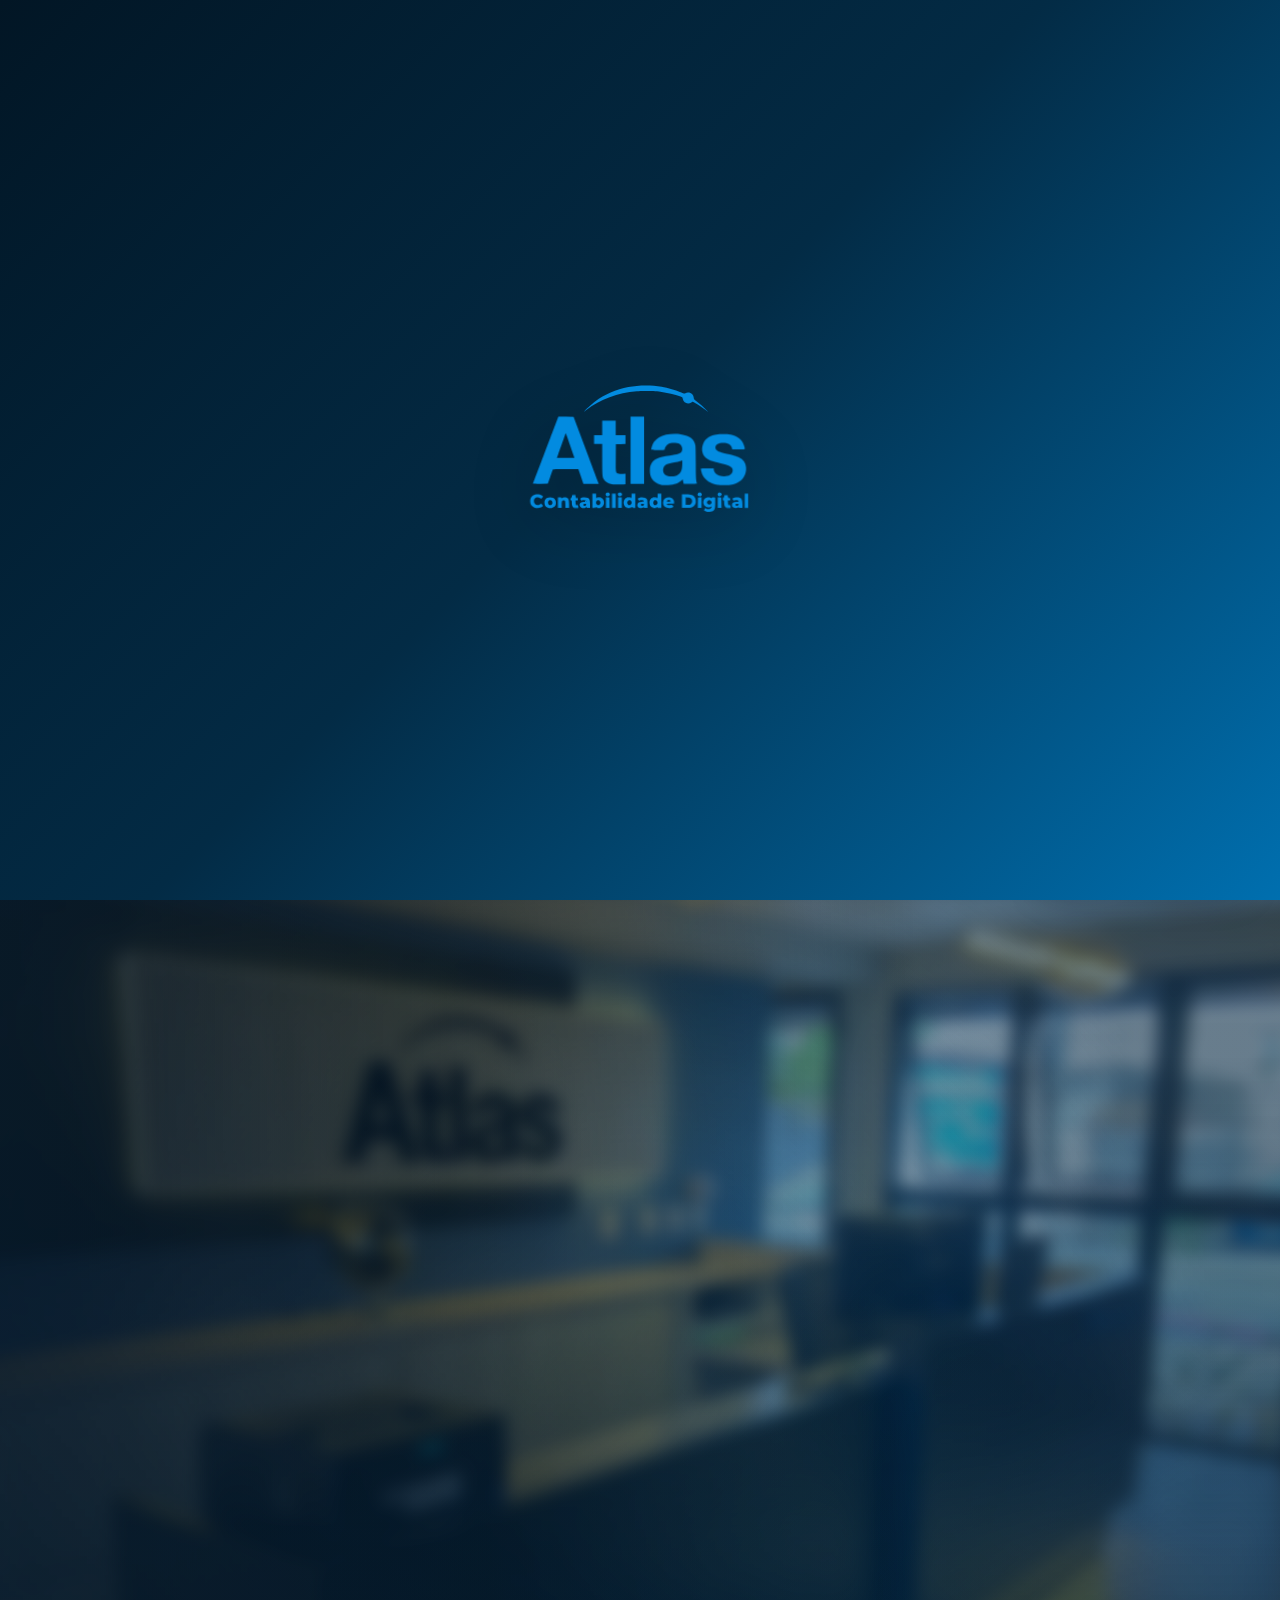
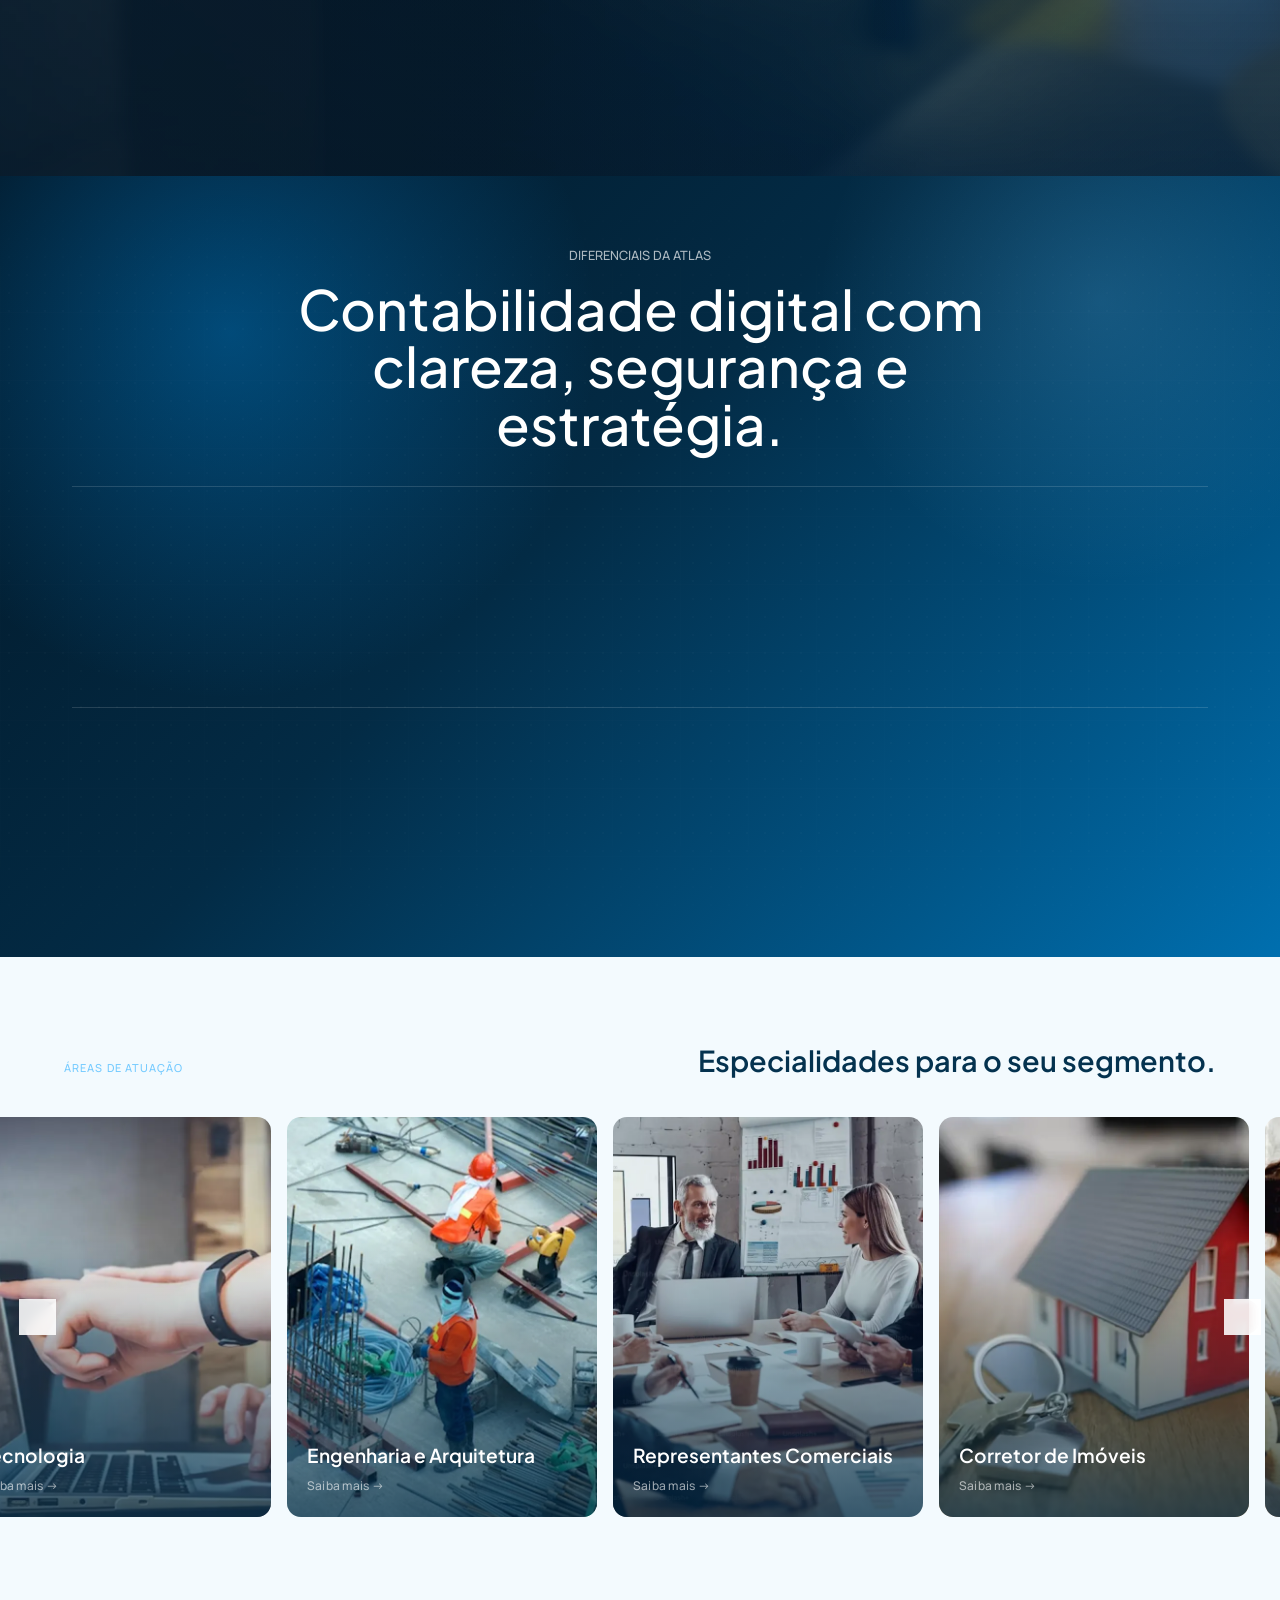
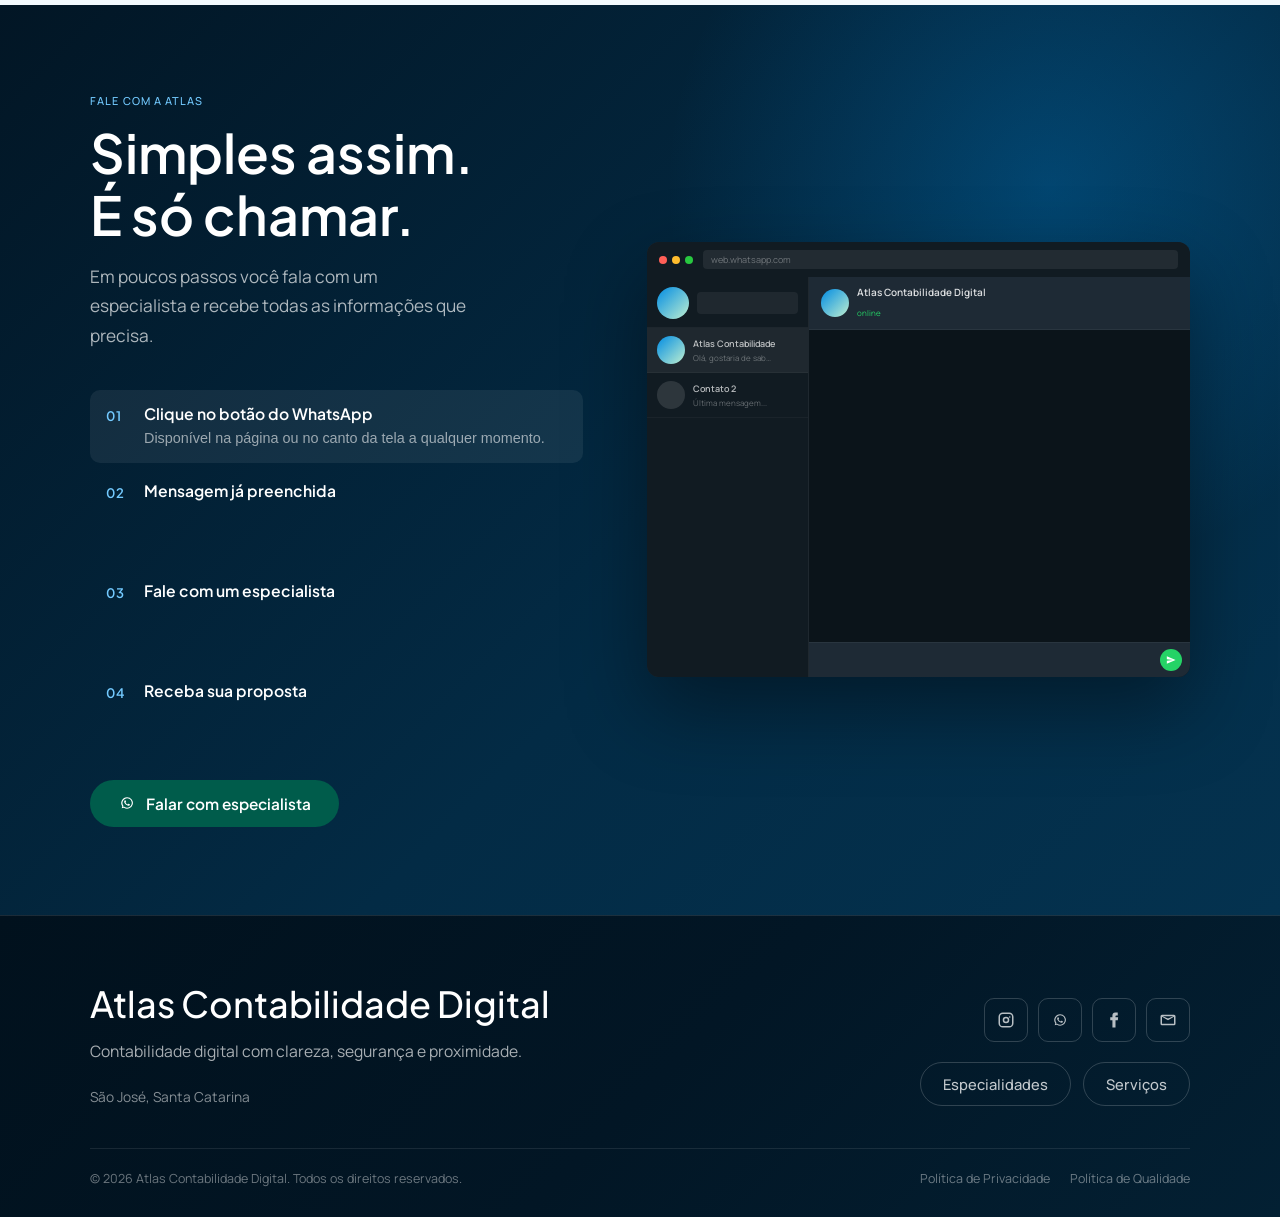
<file: index.html>
<!DOCTYPE html>
<html lang="pt-BR">
<head>
  <meta charset="UTF-8">
  <meta name="viewport" content="width=device-width, initial-scale=1.0">
  <title>Atlas Contabilidade Digital</title>
  <link rel="preconnect" href="https://fonts.googleapis.com">
  <link rel="preconnect" href="https://fonts.gstatic.com" crossorigin>
  <link href="https://fonts.googleapis.com/css2?family=Manrope:wght@400;500&family=Plus+Jakarta+Sans:wght@500;600&display=swap" rel="stylesheet">
  <link rel="stylesheet" href="css/style.css">
</head>
<body class="is-loading">
  <div class="page-loader" aria-hidden="true">
    <img class="page-loader__fallback" src="assets/logo/logo_atlas_loader.svg" alt="">
  </div>

  <header class="site-header">
    <a class="site-header__brand" href="index.html" aria-label="Atlas Contabilidade Digital - pagina inicial">
      <img src="assets/logo/logo_atlas_loader.svg" alt="Logo da Atlas Contabilidade Digital">
    </a>

    <button class="site-header__toggle" type="button" aria-label="Abrir menu" aria-expanded="false" aria-controls="main-navigation">
      <span></span>
      <span></span>
      <span></span>
    </button>

    <nav class="site-header__nav" id="main-navigation" aria-label="Menu principal">
      <a href="index.html">Home</a>

      <div class="site-header__dropdown">
        <button class="site-header__dropdown-button" type="button" aria-expanded="false" aria-controls="services-menu">
          Servi&ccedil;os
        </button>

        <div class="site-header__dropdown-menu" id="services-menu">
          <a href="servico-contabil-fiscal.html">Cont&aacute;bil e Fiscal</a>
          <a href="servico-gestao-pessoal.html">Gest&atilde;o Pessoal</a>
          <a href="servico-planejamento-tributario.html">Planejamento Tribut&aacute;rio</a>
          <a href="servico-abertura-empresa.html">Abertura de empresa</a>
          <a href="servico-migracao-contabilidade.html">Migra&ccedil;&atilde;o de contabilidade</a>
        </div>
      </div>

      <a href="#especialidades">Especialidades</a>
      <a href="sobre.html">Sobre</a>
      <a href="#contato">Contato</a>
    </nav>

    <div class="site-header__social">
      <a href="https://www.instagram.com/atlascontabilidade/" target="_blank" rel="noopener" aria-label="Instagram da Atlas">
        <svg viewBox="0 0 24 24" fill="none" stroke="currentColor" stroke-width="1.8" stroke-linecap="round" stroke-linejoin="round">
          <rect x="2" y="2" width="20" height="20" rx="5" ry="5"/>
          <circle cx="12" cy="12" r="4"/>
          <circle cx="17.5" cy="6.5" r="0.8" fill="currentColor" stroke="none"/>
        </svg>
      </a>
      <a href="https://www.facebook.com/contabilidadeatlas/?locale=pt_BR" target="_blank" rel="noopener" aria-label="Facebook da Atlas">
        <svg viewBox="0 0 24 24" fill="currentColor" aria-hidden="true">
          <path d="M14.1 8.2V6.9c0-.7.5-.9.9-.9h2.1V2.4L14.2 2c-3.2 0-4.9 1.9-4.9 5.3v.9H6.2v3.9h3.1V22h4.1v-9.9h3.3l.5-3.9h-3.8Z"/>
        </svg>
      </a>
      <a href="https://api.whatsapp.com/send/?phone=5548984040777&text&type=phone_number&app_absent=0" target="_blank" rel="noopener" aria-label="WhatsApp da Atlas">
        <svg viewBox="0 0 24 24" fill="currentColor">
          <path d="M12.04 4.2a7.72 7.72 0 0 0-6.55 11.8l.2.31-.72 2.66 2.72-.71.3.18a7.73 7.73 0 1 0 4.05-14.24Zm0 13.97a6.23 6.23 0 0 1-3.17-.86l-.44-.26-1.43.38.38-1.39-.29-.45a6.22 6.22 0 1 1 4.95 2.58Zm3.42-4.64c-.19-.1-1.1-.54-1.27-.6-.17-.07-.29-.1-.42.09-.12.19-.48.6-.59.72-.11.13-.22.14-.41.05-.19-.1-.8-.29-1.53-.93a5.7 5.7 0 0 1-1.06-1.32c-.11-.19-.01-.29.08-.39.08-.08.19-.22.28-.32.09-.11.12-.19.19-.32.06-.13.03-.24-.02-.34-.05-.09-.42-1-.57-1.38-.15-.36-.3-.31-.42-.32h-.35c-.13 0-.34.05-.51.24-.17.19-.67.65-.67 1.59s.69 1.84.78 1.97c.1.13 1.35 2.06 3.27 2.89.46.2.81.32 1.09.41.46.14.88.12 1.21.07.37-.05 1.1-.45 1.26-.88.15-.43.15-.8.11-.88-.05-.08-.17-.13-.36-.22Z"/>
        </svg>
      </a>
    </div>
  </header>

  <main>
    <section class="hero" aria-labelledby="hero-title">
      <div class="hero__background" aria-hidden="true"></div>

      <div class="hero__content">
        <p class="hero__eyebrow">Contabilidade digital para empresas modernas</p>

        <h1 class="hero__title" id="hero-title">
          Contabilidade   <span class="hero__title-highlight">digital</span> com tecnologia, clareza e atendimento humano.
        </h1>

        <p class="hero__text">
          Com a Atlas, sua empresa conta com processos digitais, orientação contábil humanizada e uma rotina mais simples para tomar decisões com tranquilidade.
        </p>
        
        <div class="hero__actions" aria-label="Acoes principais">
          <a class="hero__button hero__button--primary" href="#contato">Falar com especialista</a>
          <a class="hero__button hero__button--secondary" href="servico-contabil-fiscal.html">Conhecer servi&ccedil;os</a>
        </div>
      </div>

      <div class="hero__media" aria-label="Avaliacoes de clientes">
        <div class="hero__carousel" data-hero-carousel>
          <div class="hero__slides">
            <figure class="hero__slide is-active">
              <picture class="hero__slide-picture">
                <source media="(max-width: 780px)" srcset="assets/images/hero-home/mobile/parede_logo_atlas.webp">
                <img class="hero__slide-image" src="assets/images/hero-home/desktop/parede_logo_atlas.webp" alt="Parede interna com o logotipo iluminado da Atlas">
              </picture>
            </figure>
            <figure class="hero__slide">
              <img class="hero__slide-image" src="assets/images/hero-home/desktop/pratileira_mesas.webp" alt="Equipe em reuniao profissional analisando informacoes">
            </figure>
            <figure class="hero__slide">
              <img class="hero__slide-image" src="assets/images/hero-home/desktop/foto_entrada_empe.webp" alt="Profissionais conversando em ambiente de escritorio">
            </figure>
            <figure class="hero__slide">
              <picture class="hero__slide-picture">
                <source media="(max-width: 780px)" srcset="assets/images/hero-home/mobile/recepcao_30_anos.webp">
                <img class="hero__slide-image" src="assets/images/hero-home/desktop/recepcao_30_anos.webp" alt="Espaço de recepção da Atlas com homenagem aos mais de 30 anos">
              </picture>
            </figure>
            <figure class="hero__slide">
              <picture class="hero__slide-picture">
                <source media="(max-width: 780px)" srcset="assets/images/hero-home/mobile/balcao_atendimento_atlas.webp">
                <img class="hero__slide-image" src="assets/images/hero-home/desktop/balcao_atendimento_atlas.webp" alt="Balcão de atendimento interno da Atlas">
              </picture>
            </figure>
          </div>

          <article class="hero__review is-active" aria-live="polite">
            <div class="hero__review-rating" aria-label="Avaliacao cinco estrelas">★★★★★</div>
            <p>“Excelente assessoria contábil. Profissionais competentes, atenciosos e com um atendimento de muita qualidade. Estamos muito felizes com essa parceria.”</p>
            <strong>Graziela M Lemos Soares</strong>
            <span>Carbo-Sul Indústria Química</span>
          </article>

          <article class="hero__review" aria-live="polite">
            <div class="hero__review-rating" aria-label="Avaliacao cinco estrelas">★★★★★</div>
            <p>“A Atlas tem uma equipe admirável, excelente estrutura e atendimento profissional, preparada para apoiar grandes negócios.”</p>
            <strong>Gustavo Silvino</strong>
            <span>Indústria e Comércio de Congelados André Cordeiro LTDA</span>
          </article>

          <article class="hero__review" aria-live="polite">
            <div class="hero__review-rating" aria-label="Avaliacao cinco estrelas">★★★★★</div>
            <p>“Sou cliente da Atlas há mais de 8 anos e recomendo muito, o profissionalismo, comunicação e atenção deles a legislação, situação fiscal e contábil da minha empresa é excelente.”</p>
            <strong>Rodrigo Vieira</strong>
            <span>Meta4 Solutions Tecnologia LTDA ME</span>
          </article>

          <article class="hero__review" aria-live="polite">
            <div class="hero__review-rating" aria-label="Avaliacao cinco estrelas">★★★★★</div>
            <p>“A Atlas oferece atendimento ágil, competente e transparente. Somos clientes desde 1996 e recomendamos seu trabalho.”</p>
            <strong>Jorge Nogueira</strong>
            <span>Galibern Advocacia</span>
          </article>

          <article class="hero__review" aria-live="polite">
            <div class="hero__review-rating" aria-label="Avaliacao cinco estrelas">★★★★★</div>
            <p>“Adoro a Atlas, trabalhamos com eles há alguns anos e só tenho elogios. Atenciosos, competentes e super digitalizados, chega de tanto papel!”</p>
            <strong>Marcia Hendges</strong>
            <span>Mej Oficina Mecânica LTDA</span>
          </article>
        </div>
      </div>
    </section>

    <section class="institutional-section" id="sobre" aria-labelledby="institutional-title" data-institutional-slider>
      <div class="institutional-section__background" aria-hidden="true">
        <picture class="institutional-section__slide is-active">
          <source media="(max-width: 780px)" srcset="assets/images/institucional/mobile/foto_esquerda.webp">
          <img class="institutional-section__slide-image" src="assets/images/institucional/desktop/foto_esquerda.webp" alt="">
        </picture>
        <picture class="institutional-section__slide">
          <source media="(max-width: 780px)" srcset="assets/images/institucional/mobile/sofa_frente.webp">
          <img class="institutional-section__slide-image" src="assets/images/institucional/desktop/sofa_frente.webp" alt="">
        </picture>
        <picture class="institutional-section__slide">
          <source media="(max-width: 780px)" srcset="assets/images/institucional/desktop/foto_entrada.webp">
          <img class="institutional-section__slide-image" src="assets/images/institucional/desktop/foto_entrada.webp" alt="">
        </picture>
        <picture class="institutional-section__slide">
          <source media="(max-width: 780px)" srcset="assets/images/institucional/mobile/recepcao_entrada.webp">
          <img class="institutional-section__slide-image" src="assets/images/institucional/desktop/recepcao_entrada.webp" alt="">
        </picture>
      </div>
      <div class="institutional-section__overlay" aria-hidden="true"></div>

      <div class="institutional-section__layout">
        <div class="institutional-section__stats">
          <p class="institutional-section__stats-label">Empresas atendidas</p>
          <p class="institutional-section__stats-big"><span class="institutional-section__stat-accent">+</span>250</p>
          <p class="institutional-section__stats-sub">clientes satisfeitos em SC</p>
          <div class="institutional-section__stats-divider"></div>
          <div class="institutional-section__stats-row">
            <div class="institutional-section__stat-mini">
              <p class="institutional-section__stat-mini-num">100<span class="institutional-section__stat-accent-sm">%</span></p>
              <p class="institutional-section__stat-mini-desc">Satisfa&ccedil;&atilde;o</p>
            </div>
            <div class="institutional-section__stat-mini">
              <p class="institutional-section__stat-mini-num"><span class="institutional-section__stat-accent">+</span>30</p>
              <p class="institutional-section__stat-mini-desc">Anos no mercado</p>
            </div>
            <div class="institutional-section__stat-mini">
              <p class="institutional-section__stat-mini-num institutional-section__stat-mini-num--sm">S&atilde;o Jos&eacute;</p>
              <p class="institutional-section__stat-mini-desc">Base em SC</p>
            </div>
          </div>
        </div>

        <div class="institutional-section__content" aria-live="polite">
          <div class="institutional-section__text-slide is-active" data-institutional-text>
            <p>Contabilidade digital com vis&atilde;o estrat&eacute;gica.</p>
          </div>

          <div class="institutional-section__text-slide" data-institutional-text aria-hidden="true">
            <p>Tecnologia com atendimento humano.</p>
          </div>

          <div class="institutional-section__text-slide" data-institutional-text aria-hidden="true">
            <p>Orienta&ccedil;&atilde;o pr&oacute;xima em cada etapa.</p>
          </div>

          <div class="institutional-section__text-slide" data-institutional-text aria-hidden="true">
            <p>Clareza para sua empresa crescer.</p>
          </div>
        </div>
      </div>

      <div class="institutional-section__controls" aria-label="Controles das imagens institucionais">
        <span class="institutional-section__counter" aria-live="polite">
          <span data-institutional-current>01</span> / <span data-institutional-total>04</span>
        </span>

        <div class="institutional-section__arrows">
          <button class="institutional-section__control" type="button" aria-label="Imagem institucional anterior" data-institutional-prev>
            &larr;
          </button>

          <button class="institutional-section__control" type="button" aria-label="Pr&oacute;xima imagem institucional" data-institutional-next>
            &rarr;
          </button>
        </div>
      </div>
    </section>

    <section class="differentials-section" id="diferenciais" aria-labelledby="differentials-title">
      <div class="differentials-section__header">
        <p class="differentials-section__eyebrow">Diferenciais da Atlas</p>

        <h2 class="differentials-section__title" id="differentials-title">
          Contabilidade digital com clareza, segurança e estratégia.
        </h2>
      </div>

      <div class="differentials-section__grid">
        <article class="differential-card">
          <strong class="differential-card__word">Digital</strong>
          <p>Processos mais rápidos, organizados e acessíveis para simplificar sua rotina.</p>
        </article>

        <article class="differential-card">
          <strong class="differential-card__word">Seguro</strong>
          <p>Acompanhamento para manter sua empresa em conformidade e reduzir incertezas.</p>
        </article>

        <article class="differential-card">
          <strong class="differential-card__word">Próximo</strong>
          <p>Atendimento humanizado para orientar cada etapa da sua empresa com clareza.</p>
        </article>

        <article class="differential-card">
          <strong class="differential-card__word">Estratégico</strong>
          <p>Apoio contábil pensado além das obrigações mensais, com visão de crescimento.</p>
        </article>
      </div>

      <div class="differentials-marquee" aria-labelledby="differentials-marquee-title">
        <p class="differentials-marquee__title" id="differentials-marquee-title">
          Empresas que confiam na Atlas.
        </p>

        <div class="differentials-marquee__track" aria-label="Logos de empresas atendidas pela Atlas">
          <span class="differentials-marquee__group">
            <img src="assets/empresas/distrital_logo.webp" alt="Logo da Distrital">
            <img src="assets/empresas/fodaxman_logo.webp" alt="Logo da Fodaxman">
            <img src="assets/empresas/motel_dallas_logo.webp" alt="Logo do Motel Dallas">
            <img src="assets/empresas/saboresdopao_logo.webp" alt="Logo da Sabores do Pão">
            <img src="assets/empresas/tiki_web_logo.webp" alt="Logo da Tiki Web">
          </span>

          <span class="differentials-marquee__group" aria-hidden="true">
            <img src="assets/empresas/distrital_logo.webp" alt="">
            <img src="assets/empresas/fodaxman_logo.webp" alt="">
            <img src="assets/empresas/motel_dallas_logo.webp" alt="">
            <img src="assets/empresas/saboresdopao_logo.webp" alt="">
            <img src="assets/empresas/tiki_web_logo.webp" alt="">
          </span>
        </div>
      </div>
    </section>

    <section class="specialties-section" id="especialidades" aria-labelledby="specialties-title">
      <div class="specialties-section__header">
        <p class="specialties-section__eyebrow">Áreas de atuação</p>
        <h2 class="specialties-section__title" id="specialties-title">
          Especialidades para o seu segmento.
        </h2>
      </div>

      <div class="specialties-section__stage" aria-label="Carrossel de especialidades">
        <div class="specialties-section__track" data-specialties-track>

          <article class="specialty-card">
            <a class="specialty-card__anchor" href="especialidade-advocacia.html">
            <img class="specialty-card__image" src="assets/especialidades/advocacia/advocacia.webp" alt="Advocacia">
            <div class="specialty-card__overlay"></div>
            <div class="specialty-card__body">
              <h3 class="specialty-card__name">Advocacia</h3>
              <span class="specialty-card__link" aria-hidden="true">Saiba mais →</span>
            </div>
            </a>
          </article>

          <article class="specialty-card">
            <a class="specialty-card__anchor" href="especialidade-tecnologia.html">
            <img class="specialty-card__image" src="assets/especialidades/tecnologia/tecnologia.webp" alt="Tecnologia">
            <div class="specialty-card__overlay"></div>
            <div class="specialty-card__body">
              <h3 class="specialty-card__name">Tecnologia</h3>
              <span class="specialty-card__link" aria-hidden="true">Saiba mais →</span>
            </div>
            </a>
          </article>

          <article class="specialty-card">
            <a class="specialty-card__anchor" href="especialidade-engenharia-arquitetura.html">
            <img class="specialty-card__image" src="assets/especialidades/arquitetura/arquitetura.webp" alt="Engenharia e Arquitetura">
            <div class="specialty-card__overlay"></div>
            <div class="specialty-card__body">
              <h3 class="specialty-card__name">Engenharia e Arquitetura</h3>
              <span class="specialty-card__link" aria-hidden="true">Saiba mais →</span>
            </div>
            </a>
          </article>

          <article class="specialty-card">
            <a class="specialty-card__anchor" href="especialidade-representantes-comerciais.html">
            <img class="specialty-card__image" src="assets/especialidades/representantes_comerciais/representantes_comerciais.webp" alt="Representantes Comerciais">
            <div class="specialty-card__overlay"></div>
            <div class="specialty-card__body">
              <h3 class="specialty-card__name">Representantes Comerciais</h3>
              <span class="specialty-card__link" aria-hidden="true">Saiba mais →</span>
            </div>
            </a>
          </article>

          <article class="specialty-card">
            <a class="specialty-card__anchor" href="especialidade-corretor-imoveis.html">
            <img class="specialty-card__image" src="assets/especialidades/corretor_moveis/corretor-imoveis.webp" alt="Corretor de imóveis">
            <div class="specialty-card__overlay"></div>
            <div class="specialty-card__body">
              <h3 class="specialty-card__name">Corretor de Imóveis</h3>
              <span class="specialty-card__link" aria-hidden="true">Saiba mais →</span>
            </div>
            </a>
          </article>

          <article class="specialty-card">
            <a class="specialty-card__anchor" href="especialidade-saude-bem-estar.html">
            <img class="specialty-card__image" src="assets/especialidades/saude/saude_bem-estar.webp" alt="Saúde e bem-estar">
            <div class="specialty-card__overlay"></div>
            <div class="specialty-card__body">
              <h3 class="specialty-card__name">Saúde e Bem-estar</h3>
              <span class="specialty-card__link" aria-hidden="true">Saiba mais →</span>
            </div>
            </a>
          </article>

        </div>

        <div class="specialties-section__controls" aria-label="Controles do carrossel">
          <button class="specialties-section__arrow" type="button" aria-label="Especialidade anterior" data-specialties-prev>
            <svg viewBox="0 0 24 24" fill="none" stroke="currentColor" stroke-width="1.5" stroke-linecap="round" stroke-linejoin="round" aria-hidden="true">
              <path d="M15 18l-6-6 6-6"/>
            </svg>
          </button>
          <button class="specialties-section__arrow" type="button" aria-label="Próxima especialidade" data-specialties-next>
            <svg viewBox="0 0 24 24" fill="none" stroke="currentColor" stroke-width="1.5" stroke-linecap="round" stroke-linejoin="round" aria-hidden="true">
              <path d="M9 18l6-6-6-6"/>
            </svg>
          </button>
        </div>
      </div>
    </section>

    <section class="contact-section" id="contato" aria-labelledby="contact-title">
      <div class="contact-section__layout">

        <div class="contact-section__content">
          <p class="contact-section__eyebrow">Fale com a Atlas</p>
          <h2 class="contact-section__title" id="contact-title">
            Simples assim.<br>É só chamar.
          </h2>
          <p class="contact-section__description">
            Em poucos passos você fala com um especialista e recebe todas as informações que precisa.
          </p>

          <ol class="contact-steps" aria-label="Passos para entrar em contato">
            <li class="contact-step is-active" data-step="0">
              <button class="contact-step__button" type="button" aria-expanded="true">
                <span class="contact-step__number">01</span>
                <div class="contact-step__text">
                  <strong>Clique no botão do WhatsApp</strong>
                  <p>Disponível na página ou no canto da tela a qualquer momento.</p>
                </div>
              </button>
            </li>
            <li class="contact-step" data-step="1">
              <button class="contact-step__button" type="button" aria-expanded="false">
                <span class="contact-step__number">02</span>
                <div class="contact-step__text">
                  <strong>Mensagem já preenchida</strong>
                  <p>Você será direcionado ao WhatsApp com uma mensagem pronta para enviar.</p>
                </div>
              </button>
            </li>
            <li class="contact-step" data-step="2">
              <button class="contact-step__button" type="button" aria-expanded="false">
                <span class="contact-step__number">03</span>
                <div class="contact-step__text">
                  <strong>Fale com um especialista</strong>
                  <p>Nossa equipe responde rapidamente e orienta você sobre os próximos passos.</p>
                </div>
              </button>
            </li>
            <li class="contact-step" data-step="3">
              <button class="contact-step__button" type="button" aria-expanded="false">
                <span class="contact-step__number">04</span>
                <div class="contact-step__text">
                  <strong>Receba sua proposta</strong>
                  <p>Diagnóstico gratuito e proposta personalizada para o seu negócio.</p>
                </div>
              </button>
            </li>
          </ol>

          <a class="contact-section__cta" href="https://wa.me/5548984040777?text=Ol%C3%A1%2C%20gostaria%20de%20saber%20mais%20sobre%20os%20servi%C3%A7os%20da%20Atlas%20Contabilidade%20Digital." target="_blank" rel="noopener" aria-label="Falar com especialista no WhatsApp">
            <svg viewBox="0 0 24 24" fill="currentColor" aria-hidden="true">
              <path d="M12.04 4.2a7.72 7.72 0 0 0-6.55 11.8l.2.31-.72 2.66 2.72-.71.3.18a7.73 7.73 0 1 0 4.05-14.24Zm0 13.97a6.23 6.23 0 0 1-3.17-.86l-.44-.26-1.43.38.38-1.39-.29-.45a6.22 6.22 0 1 1 4.95 2.58Zm3.42-4.64c-.19-.1-1.1-.54-1.27-.6-.17-.07-.29-.1-.42.09-.12.19-.48.6-.59.72-.11.13-.22.14-.41.05-.19-.1-.8-.29-1.53-.93a5.7 5.7 0 0 1-1.06-1.32c-.11-.19-.01-.29.08-.39.08-.08.19-.22.28-.32.09-.11.12-.19.19-.32.06-.13.03-.24-.02-.34-.05-.09-.42-1-.57-1.38-.15-.36-.3-.31-.42-.32h-.35c-.13 0-.34.05-.51.24-.17.19-.67.65-.67 1.59s.69 1.84.78 1.97c.1.13 1.35 2.06 3.27 2.89.46.2.81.32 1.09.41.46.14.88.12 1.21.07.37-.05 1.1-.45 1.26-.88.15-.43.15-.8.11-.88-.05-.08-.17-.13-.36-.22Z"/>
            </svg>
            Falar com especialista
          </a>
        </div>

        <div class="contact-section__mockup" aria-hidden="true">

          <div class="contact-mockup contact-mockup--desktop" data-mockup-screen="desktop">
            <div class="contact-mockup__chrome">
              <div class="contact-mockup__chrome-dots">
                <span></span><span></span><span></span>
              </div>
              <div class="contact-mockup__chrome-bar">
                <span>web.whatsapp.com</span>
              </div>
            </div>
            <div class="contact-mockup__body">
              <div class="contact-mockup__sidebar">
                <div class="contact-mockup__sidebar-header">
                  <div class="contact-mockup__avatar contact-mockup__avatar--lg"></div>
                  <div class="contact-mockup__sidebar-search"></div>
                </div>
                <div class="contact-mockup__chat-item is-active">
                  <div class="contact-mockup__avatar"></div>
                  <div class="contact-mockup__chat-preview">
                    <span>Atlas Contabilidade</span>
                    <p>Olá, gostaria de saber mais...</p>
                  </div>
                </div>
                <div class="contact-mockup__chat-item">
                  <div class="contact-mockup__avatar contact-mockup__avatar--muted"></div>
                  <div class="contact-mockup__chat-preview">
                    <span>Contato 2</span>
                    <p>Última mensagem...</p>
                  </div>
                </div>
              </div>
              <div class="contact-mockup__conversation">
                <div class="contact-mockup__conv-header">
                  <div class="contact-mockup__avatar"></div>
                  <div>
                    <strong>Atlas Contabilidade Digital</strong>
                    <span>online</span>
                  </div>
                </div>
                <div class="contact-mockup__messages" data-mockup-messages>
                  <div class="contact-mockup__msg contact-mockup__msg--out" data-msg="0">
                    <p>Olá, gostaria de saber mais sobre os serviços da Atlas Contabilidade Digital.</p>
                    <span>14:32 ✓✓</span>
                  </div>
                  <div class="contact-mockup__msg contact-mockup__msg--in" data-msg="1">
                    <p>Olá! Fico feliz em ajudar  Pode me contar um pouco sobre a sua empresa?</p>
                    <span>14:33</span>
                  </div>
                  <div class="contact-mockup__msg contact-mockup__msg--out" data-msg="2">
                    <p>Tenho uma empresa de serviços e estou buscando uma contabilidade mais organizada.</p>
                    <span>14:34 ✓✓</span>
                  </div>
                  <div class="contact-mockup__msg contact-mockup__msg--in" data-msg="3">
                    <p>Perfeito! Vou preparar uma proposta personalizada para você. </p>
                    <span>14:35</span>
                  </div>
                </div>
                <div class="contact-mockup__input">
                  <span class="contact-mockup__input-text" data-mockup-input></span>
                  <button class="contact-mockup__send">
                    <svg viewBox="0 0 24 24" fill="currentColor"><path d="M2 21l21-9L2 3v7l15 2-15 2v7z"/></svg>
                  </button>
                </div>
              </div>
            </div>
          </div>

          <div class="contact-mockup contact-mockup--mobile" data-mockup-screen="mobile">
            <div class="contact-mockup__phone">
              <div class="contact-mockup__phone-notch"></div>
              <div class="contact-mockup__phone-screen">
                <div class="contact-mockup__conv-header contact-mockup__conv-header--mobile">
                  <div class="contact-mockup__avatar"></div>
                  <div>
                    <strong>Atlas Contabilidade Digital</strong>
                    <span>online</span>
                  </div>
                </div>
                <div class="contact-mockup__messages contact-mockup__messages--mobile" data-mockup-messages-mobile>
                  <div class="contact-mockup__msg contact-mockup__msg--out" data-msg-mobile="0">
                    <p>Olá, gostaria de saber mais sobre os serviços da Atlas.</p>
                    <span>14:32 ✓✓</span>
                  </div>
                  <div class="contact-mockup__msg contact-mockup__msg--in" data-msg-mobile="1">
                    <p>Olá! Fico feliz em ajudar </p>
                    <span>14:33</span>
                  </div>
                  <div class="contact-mockup__msg contact-mockup__msg--out" data-msg-mobile="2">
                    <p>Tenho uma empresa e busco contabilidade organizada.</p>
                    <span>14:34 ✓✓</span>
                  </div>
                  <div class="contact-mockup__msg contact-mockup__msg--in" data-msg-mobile="3">
                    <p>Vou preparar uma proposta para você! </p>
                    <span>14:35</span>
                  </div>
                </div>
                <div class="contact-mockup__input contact-mockup__input--mobile">
                  <span class="contact-mockup__input-text" data-mockup-input-mobile></span>
                  <button class="contact-mockup__send">
                    <svg viewBox="0 0 24 24" fill="currentColor"><path d="M2 21l21-9L2 3v7l15 2-15 2v7z"/></svg>
                  </button>
                </div>
              </div>
            </div>
          </div>

        </div>
      </div>
    </section>

    <footer class="site-footer" aria-labelledby="footer-title">
      <div class="site-footer__inner">
        <div class="site-footer__brand">
          <h2 class="site-footer__title" id="footer-title">Atlas Contabilidade Digital</h2>
          <p class="site-footer__text">Contabilidade digital com clareza, seguran&ccedil;a e proximidade.</p>
          <p class="site-footer__location">S&atilde;o Jos&eacute;, Santa Catarina</p>
        </div>

        <div class="site-footer__actions">
          <div class="site-footer__social" aria-label="Redes sociais da Atlas">
            <a class="site-footer__social-link" href="https://www.instagram.com/atlascontabilidade/" target="_blank" rel="noopener" aria-label="Instagram da Atlas">
              <svg viewBox="0 0 24 24" fill="currentColor" aria-hidden="true">
                <path d="M7.8 2h8.4A5.8 5.8 0 0 1 22 7.8v8.4a5.8 5.8 0 0 1-5.8 5.8H7.8A5.8 5.8 0 0 1 2 16.2V7.8A5.8 5.8 0 0 1 7.8 2Zm0 2A3.8 3.8 0 0 0 4 7.8v8.4A3.8 3.8 0 0 0 7.8 20h8.4a3.8 3.8 0 0 0 3.8-3.8V7.8A3.8 3.8 0 0 0 16.2 4H7.8Zm4.2 3.6a4.4 4.4 0 1 1 0 8.8 4.4 4.4 0 0 1 0-8.8Zm0 2a2.4 2.4 0 1 0 0 4.8 2.4 2.4 0 0 0 0-4.8Zm5-2.55a1.05 1.05 0 1 1 0 2.1 1.05 1.05 0 0 1 0-2.1Z"/>
              </svg>
            </a>
            <a class="site-footer__social-link" href="https://api.whatsapp.com/send/?phone=5548984040777&text&type=phone_number&app_absent=0" target="_blank" rel="noopener" aria-label="WhatsApp da Atlas">
              <svg viewBox="0 0 24 24" fill="currentColor" aria-hidden="true">
                <path d="M12.04 4.2a7.72 7.72 0 0 0-6.55 11.8l.2.31-.72 2.66 2.72-.71.3.18a7.73 7.73 0 1 0 4.05-14.24Zm0 13.97a6.23 6.23 0 0 1-3.17-.86l-.44-.26-1.43.38.38-1.39-.29-.45a6.22 6.22 0 1 1 4.95 2.58Zm3.42-4.64c-.19-.1-1.1-.54-1.27-.6-.17-.07-.29-.1-.42.09-.12.19-.48.6-.59.72-.11.13-.22.14-.41.05-.19-.1-.8-.29-1.53-.93a5.7 5.7 0 0 1-1.06-1.32c-.11-.19-.01-.29.08-.39.08-.08.19-.22.28-.32.09-.11.12-.19.19-.32.06-.13.03-.24-.02-.34-.05-.09-.42-1-.57-1.38-.15-.36-.3-.31-.42-.32h-.35c-.13 0-.34.05-.51.24-.17.19-.67.65-.67 1.59s.69 1.84.78 1.97c.1.13 1.35 2.06 3.27 2.89.46.2.81.32 1.09.41.46.14.88.12 1.21.07.37-.05 1.1-.45 1.26-.88.15-.43.15-.8.11-.88-.05-.08-.17-.13-.36-.22Z"/>
              </svg>
            </a>
            <a class="site-footer__social-link" href="https://www.facebook.com/contabilidadeatlas/?locale=pt_BR" target="_blank" rel="noopener" aria-label="Facebook da Atlas">
              <svg viewBox="0 0 24 24" fill="currentColor" aria-hidden="true">
                <path d="M14 8.4V6.8c0-.72.48-.9.82-.9H17V2.1L14 2c-3.34 0-4.1 2.5-4.1 4.1v2.3H7v3.9h2.9V22H14v-9.7h3.1l.42-3.9H14Z"/>
              </svg>
            </a>
            <a class="site-footer__social-link" href="mailto:contato@atlascontabilidade.com.br" target="_blank" rel="noopener" aria-label="Enviar e-mail para a Atlas">
              <svg viewBox="0 0 24 24" fill="currentColor" aria-hidden="true">
                <path d="M4 5h16a2 2 0 0 1 2 2v10a2 2 0 0 1-2 2H4a2 2 0 0 1-2-2V7a2 2 0 0 1 2-2Zm8 7.3L4 7.8V17h16V7.8l-8 4.5Zm0-2.3L19.2 7H4.8L12 10Z"/>
              </svg>
            </a>
          </div>

          <div class="site-footer__actions-links">
            <a class="site-footer__button" href="#especialidades">Especialidades</a>
            <a class="site-footer__button" href="servico-contabil-fiscal.html">Servi&ccedil;os</a>
          </div>
        </div>
      </div>

      <div class="site-footer__bottom">
        <p>&copy; 2026 Atlas Contabilidade Digital. Todos os direitos reservados.</p>
        <nav class="site-footer__policy-links" aria-label="Pol&iacute;ticas institucionais">
          <a href="politica-de-privacidade.html">Pol&iacute;tica de Privacidade</a>
          <a href="politica-de-qualidade.html">Pol&iacute;tica de Qualidade</a>
        </nav>
      </div>
    </footer>
  </main>

  <a class="whatsapp-floating" href="https://api.whatsapp.com/send/?phone=5548984040777&text&type=phone_number&app_absent=0" target="_blank" rel="noopener" aria-label="Falar com a Atlas pelo WhatsApp">
    <span class="whatsapp-floating__icon" aria-hidden="true">
      <svg viewBox="0 0 24 24" focusable="false">
        <path d="M12.04 4.2a7.72 7.72 0 0 0-6.55 11.8l.2.31-.72 2.66 2.72-.71.3.18a7.73 7.73 0 1 0 4.05-14.24Zm0 13.97a6.23 6.23 0 0 1-3.17-.86l-.44-.26-1.43.38.38-1.39-.29-.45a6.22 6.22 0 1 1 4.95 2.58Zm3.42-4.64c-.19-.1-1.1-.54-1.27-.6-.17-.07-.29-.1-.42.09-.12.19-.48.6-.59.72-.11.13-.22.14-.41.05-.19-.1-.8-.29-1.53-.93a5.7 5.7 0 0 1-1.06-1.32c-.11-.19-.01-.29.08-.39.08-.08.19-.22.28-.32.09-.11.12-.19.19-.32.06-.13.03-.24-.02-.34-.05-.09-.42-1-.57-1.38-.15-.36-.3-.31-.42-.32h-.35c-.13 0-.34.05-.51.24-.17.19-.67.65-.67 1.59s.69 1.84.78 1.97c.1.13 1.35 2.06 3.27 2.89.46.2.81.32 1.09.41.46.14.88.12 1.21.07.37-.05 1.1-.45 1.26-.88.15-.43.15-.8.11-.88-.05-.08-.17-.13-.36-.22Z" />
      </svg>
    </span>
    <span>Falar com especialista</span>
  </a>

  <script src="js/script.js?v=loader-orbit"></script>
</body>
</html>
</file>
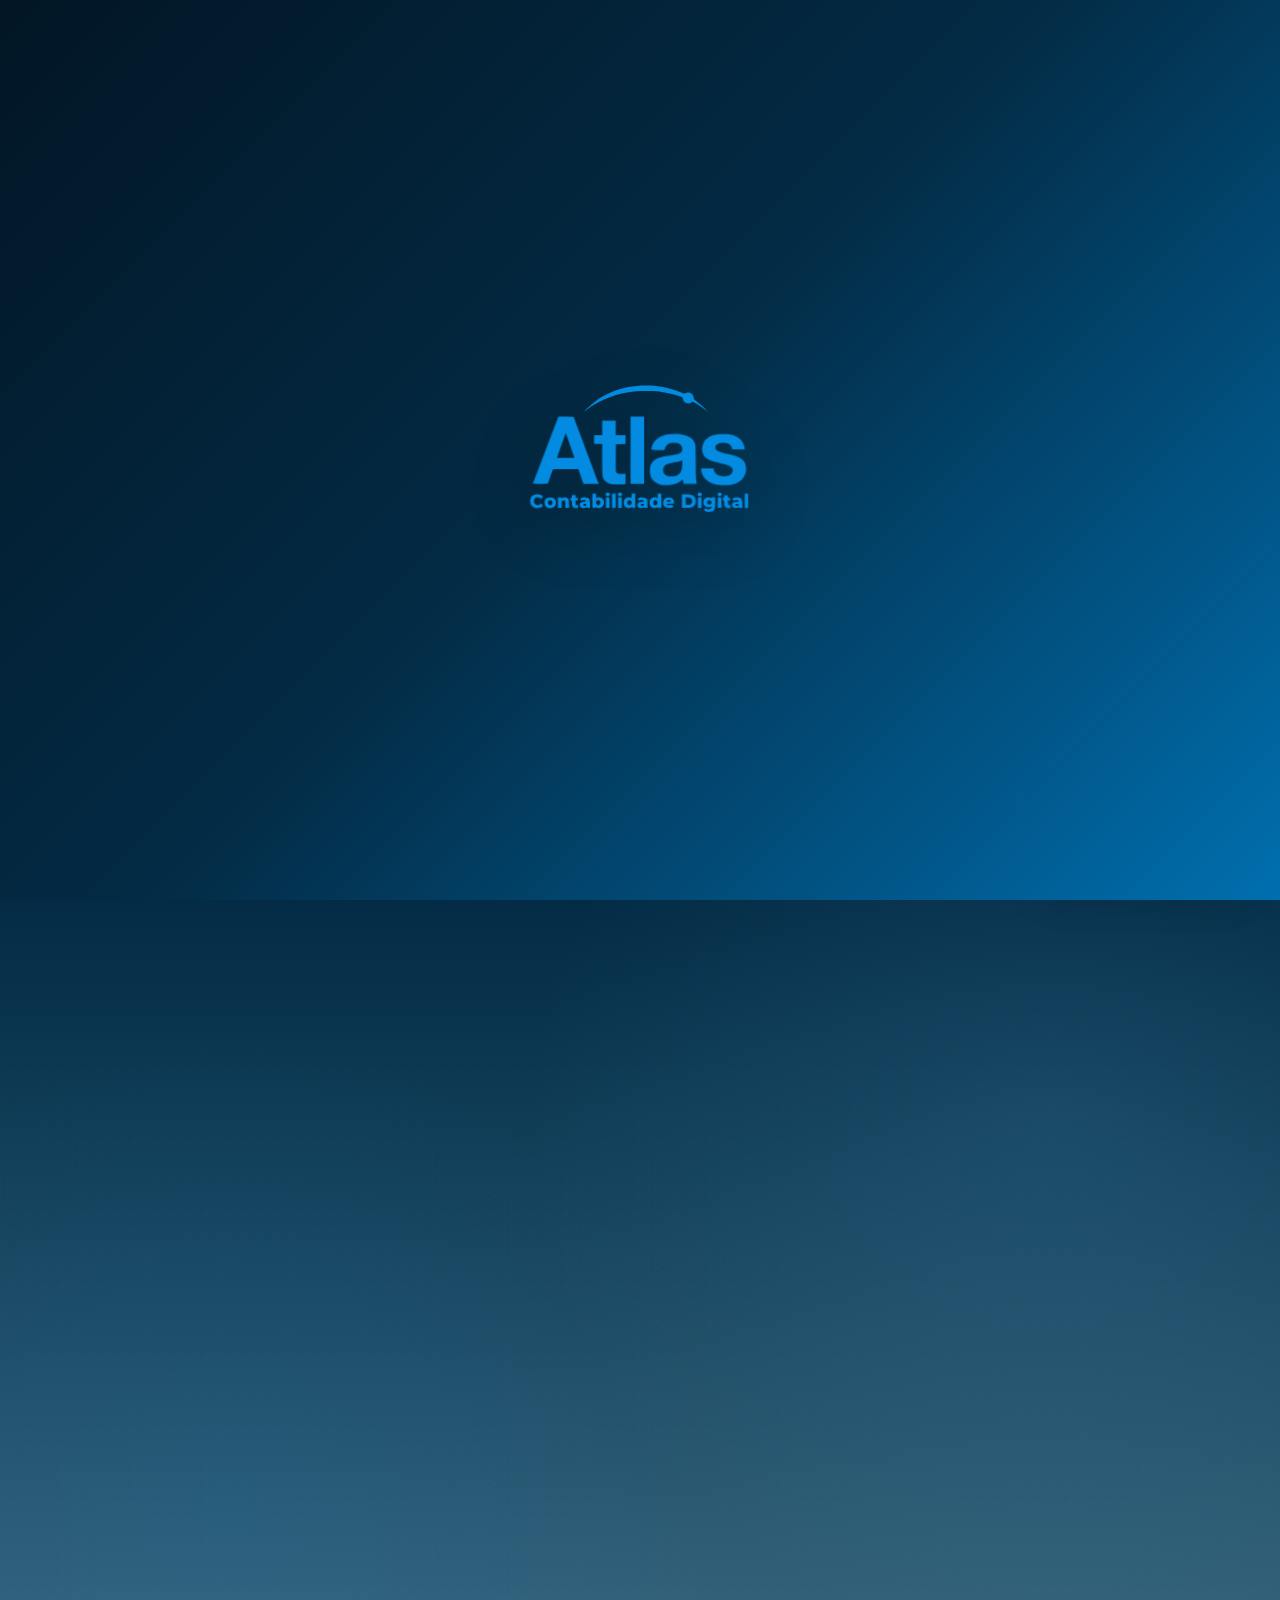
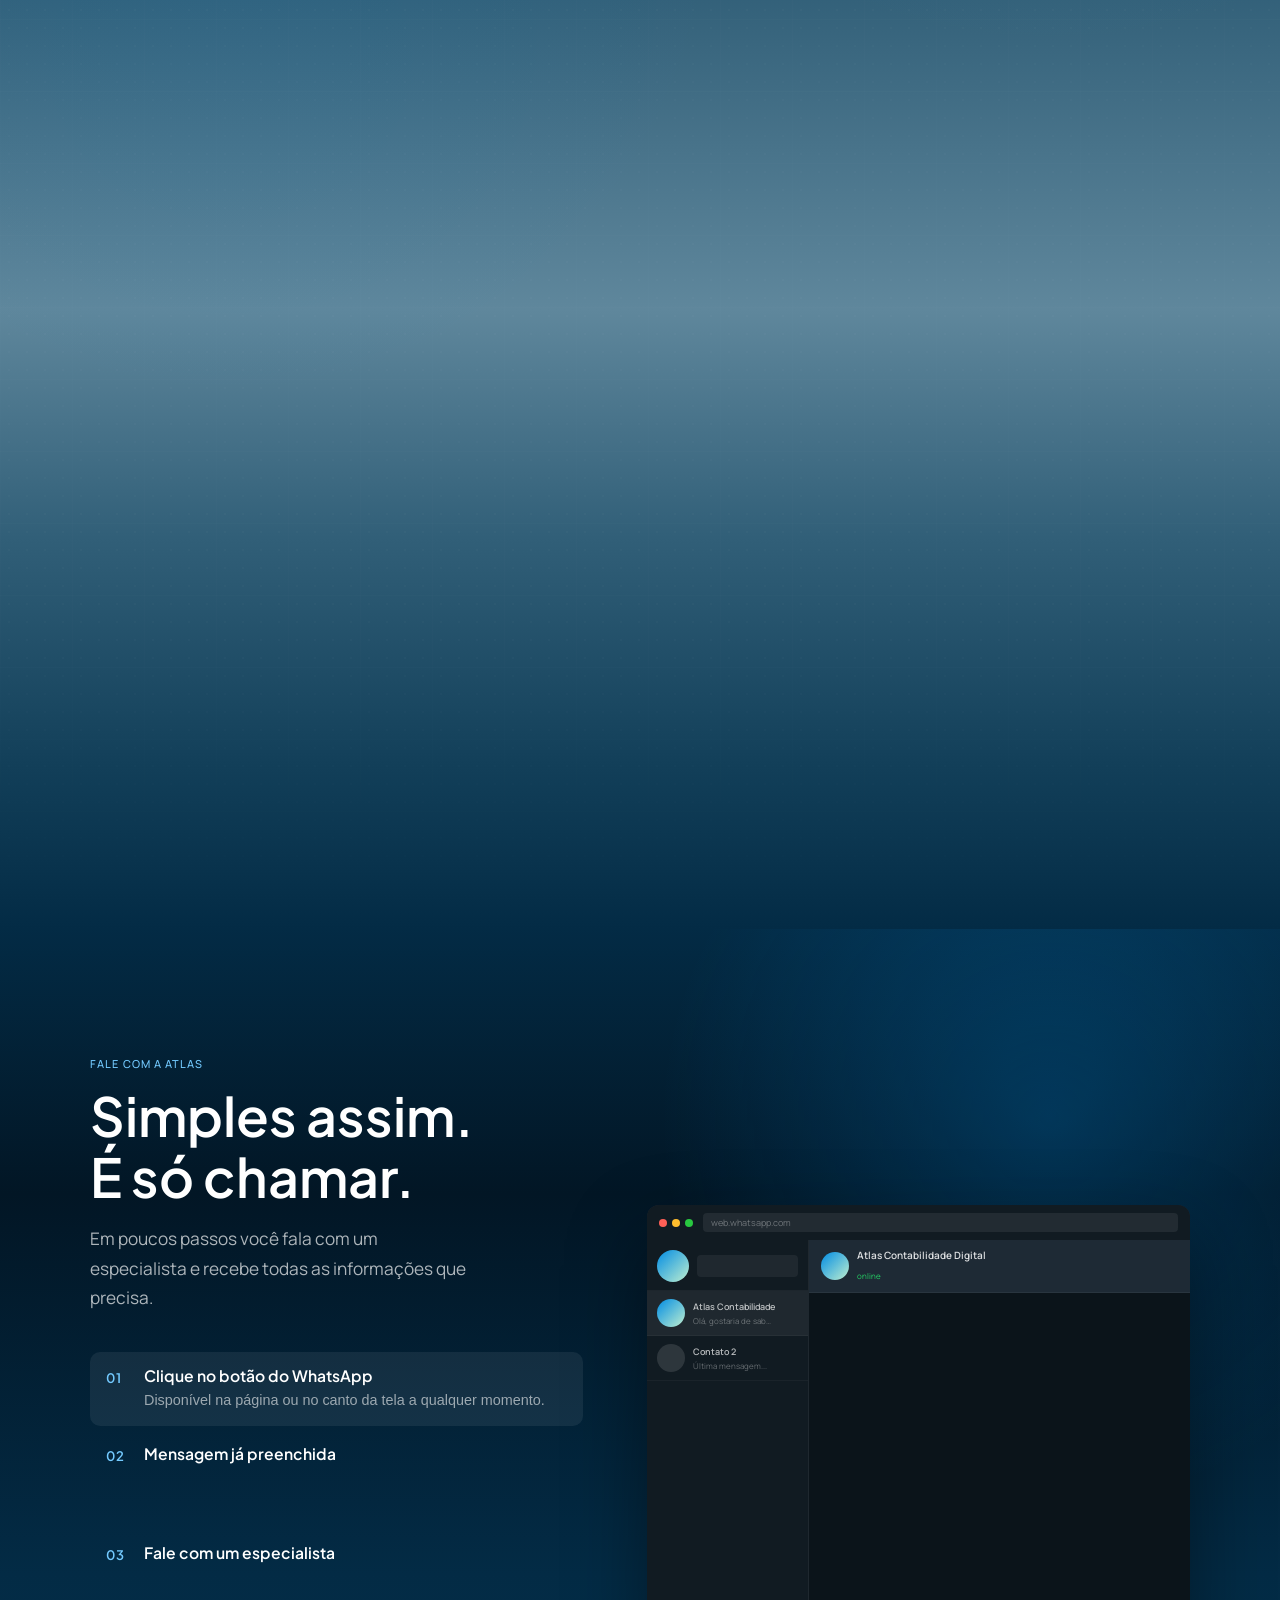
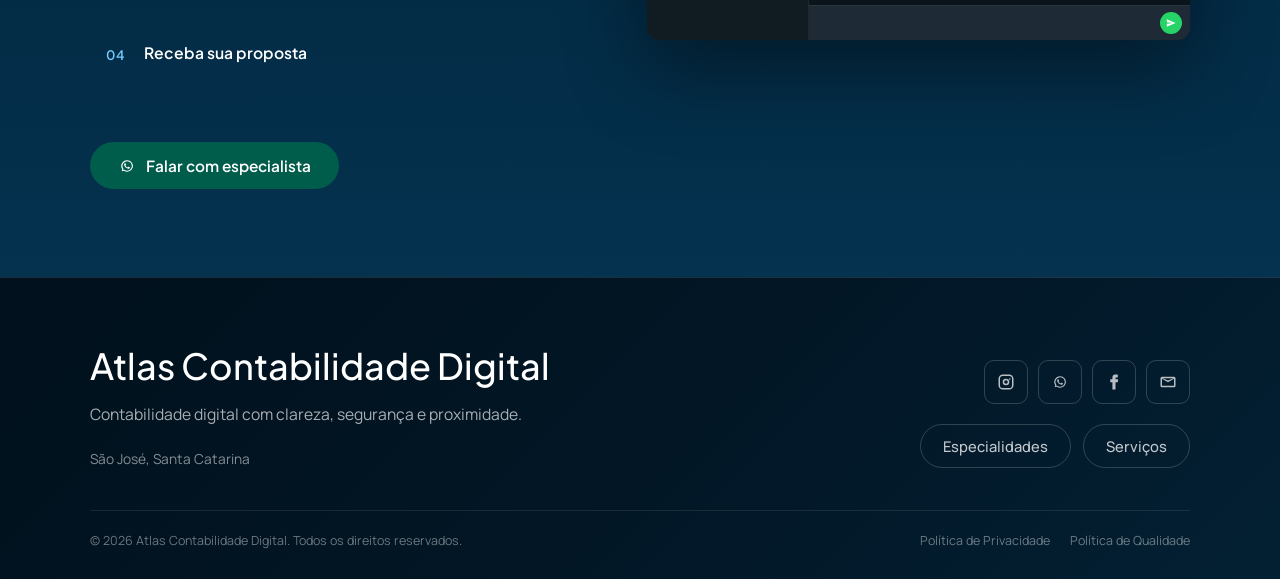
<file: especialidade-advocacia.html>
<!DOCTYPE html>
<html lang="pt-BR">
<head>
  <meta charset="UTF-8">
  <meta name="viewport" content="width=device-width, initial-scale=1.0">
  <title>Advocacia | Atlas Contabilidade Digital</title>
  <link rel="preconnect" href="https://fonts.googleapis.com">
  <link rel="preconnect" href="https://fonts.gstatic.com" crossorigin>
  <link href="https://fonts.googleapis.com/css2?family=Manrope:wght@400;500&family=Plus+Jakarta+Sans:wght@500;600&display=swap" rel="stylesheet">
  <link rel="stylesheet" href="css/style.css">
</head>
<body class="is-loading">
  <main class="specialty-page specialty-page--premium specialty-page--advocacy">
    <section class="specialty-page__hero" style="--specialty-hero-image: url('assets/especialidades/advocacia/advocacia.webp');" aria-labelledby="page-title">
      <div class="specialty-page__hero-bg" aria-hidden="true">
        <picture class="specialty-page__hero-picture">
          <source media="(max-width: 780px)" srcset="assets/especialidades/advocacia/hero/mobile/advogado_hero1.webp">
          <img class="specialty-page__hero-bg-image is-active" src="assets/especialidades/advocacia/hero/desktop/advogado_hero1.webp" alt="">
        </picture>
        <picture class="specialty-page__hero-picture">
          <source media="(max-width: 780px)" srcset="assets/especialidades/advocacia/hero/mobile/adovagado_hero2.webp">
          <img class="specialty-page__hero-bg-image" src="assets/especialidades/advocacia/hero/desktop/adovagado_hero2.webp" alt="">
        </picture>
        <picture class="specialty-page__hero-picture">
          <source media="(max-width: 780px)" srcset="assets/especialidades/advocacia/hero/mobile/advogado_hero3.webp">
          <img class="specialty-page__hero-bg-image" src="assets/especialidades/advocacia/hero/desktop/advogado_hero3.webp" alt="">
        </picture>
      </div>
      <div class="specialty-page__hero-inner">
        <p class="specialty-page__eyebrow">Especialidade</p>
        <h1 class="specialty-page__title" id="page-title">Contabilidade para advocacia.</h1>
        <p class="specialty-page__text">Organiza&ccedil;&atilde;o cont&aacute;bil para profissionais e escrit&oacute;rios jur&iacute;dicos que precisam de clareza na rotina financeira e fiscal.</p>
      </div>
      <a class="specialty-page__scroll-indicator" href="#advocacia-article-title" aria-label="Rolar para o conte&uacute;do da p&aacute;gina">
        <span class="specialty-page__scroll-mouse"><span></span></span>
        <span class="specialty-page__scroll-text">Scroll</span>
      </a>
    </section>

    <section class="specialty-article" aria-labelledby="advocacia-article-title">
      <div class="specialty-article__container">
        <div class="specialty-article__intro">
          <p class="specialty-article__eyebrow">Especialidade em foco</p>
          <h2 class="specialty-article__title" id="advocacia-article-title">Contabilidade para uma rotina jur&iacute;dica mais clara e previs&iacute;vel.</h2>
          <p class="specialty-article__lead">Escrit&oacute;rios e profissionais do Direito lidam com prazos, honor&aacute;rios, contratos e obriga&ccedil;&otilde;es que pedem organiza&ccedil;&atilde;o cont&aacute;bil constante.</p>
        </div>

        <figure class="specialty-article__feature-media">
          <img src="assets/especialidades/advocacia/conteudo/desktop/advogado_olhando.webp" alt="Profissional da advocacia em ambiente de trabalho jur&iacute;dico">
        </figure>

        <div class="specialty-article__body">
          <p class="specialty-article__kicker">Leitura cont&aacute;bil</p>
          <h3>Organiza&ccedil;&atilde;o fiscal para advogados aut&ocirc;nomos, sociedades e escrit&oacute;rios.</h3>
          <p>A Atlas acompanha notas, impostos, obriga&ccedil;&otilde;es mensais e enquadramento para tornar a gest&atilde;o cont&aacute;bil menos pesada na rotina jur&iacute;dica.</p>
          <p>Com informa&ccedil;&otilde;es mais claras, o profissional consegue separar melhor a atividade cont&aacute;bil das demandas do escrit&oacute;rio e decidir com mais seguran&ccedil;a.</p>
        </div>

        <aside class="specialty-article__note">
          <span>Atlas</span>
          <p>Atendimento pr&oacute;ximo para que o escrit&oacute;rio mantenha foco nos clientes, nos processos e nas decis&otilde;es importantes.</p>
        </aside>

        <div class="specialty-article__highlights" aria-label="Pontos de apoio para advocacia">
          <article>
            <h3>Organiza&ccedil;&atilde;o fiscal</h3>
            <p>Controle das obriga&ccedil;&otilde;es cont&aacute;beis e fiscais para manter a atua&ccedil;&atilde;o regular.</p>
          </article>
          <article>
            <h3>Planejamento tribut&aacute;rio</h3>
            <p>An&aacute;lise do enquadramento e acompanhamento para reduzir riscos e melhorar previsibilidade.</p>
          </article>
          <article>
            <h3>Rotina profissional</h3>
            <p>Suporte simples para que a contabilidade n&atilde;o concorra com a agenda do escrit&oacute;rio.</p>
          </article>
        </div>
      </div>
    </section>
  </main>
  <script src="js/layout.js"></script>
  <script src="js/script.js"></script>
</body>
</html>
</file>
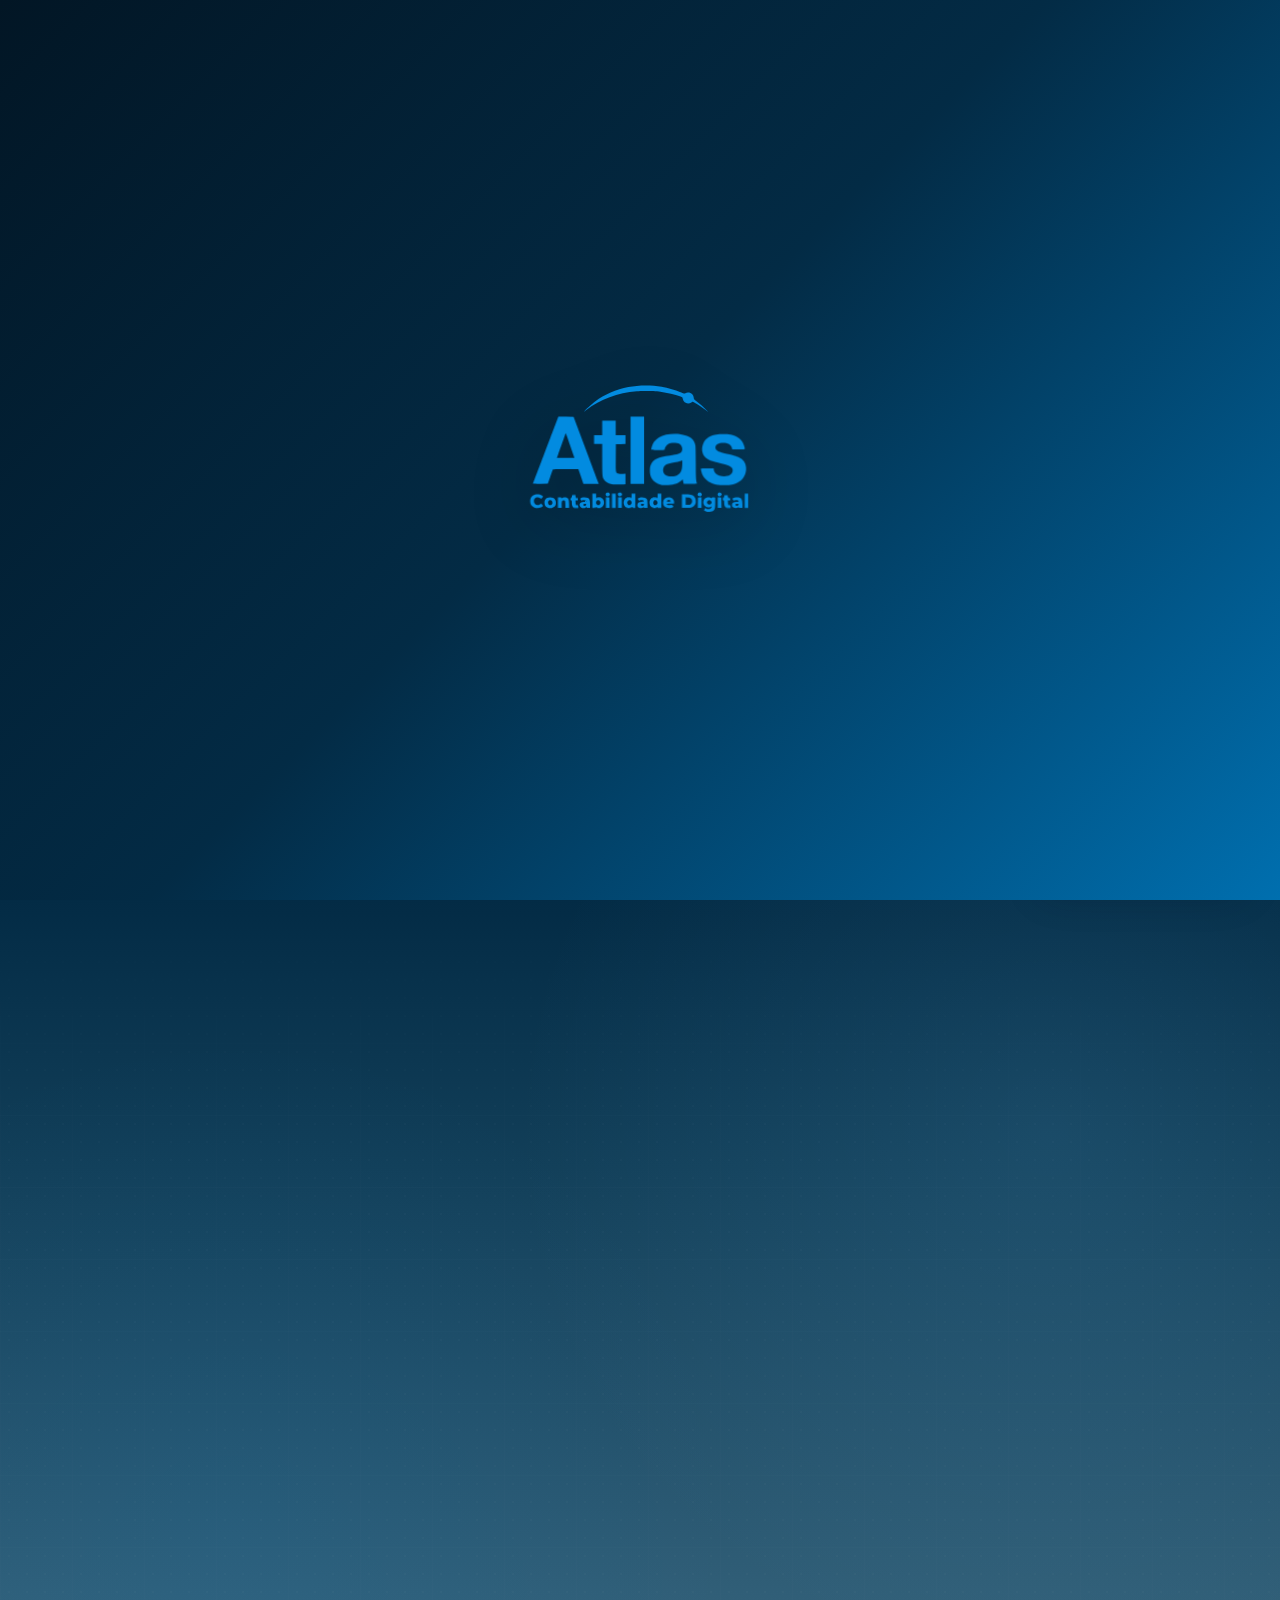
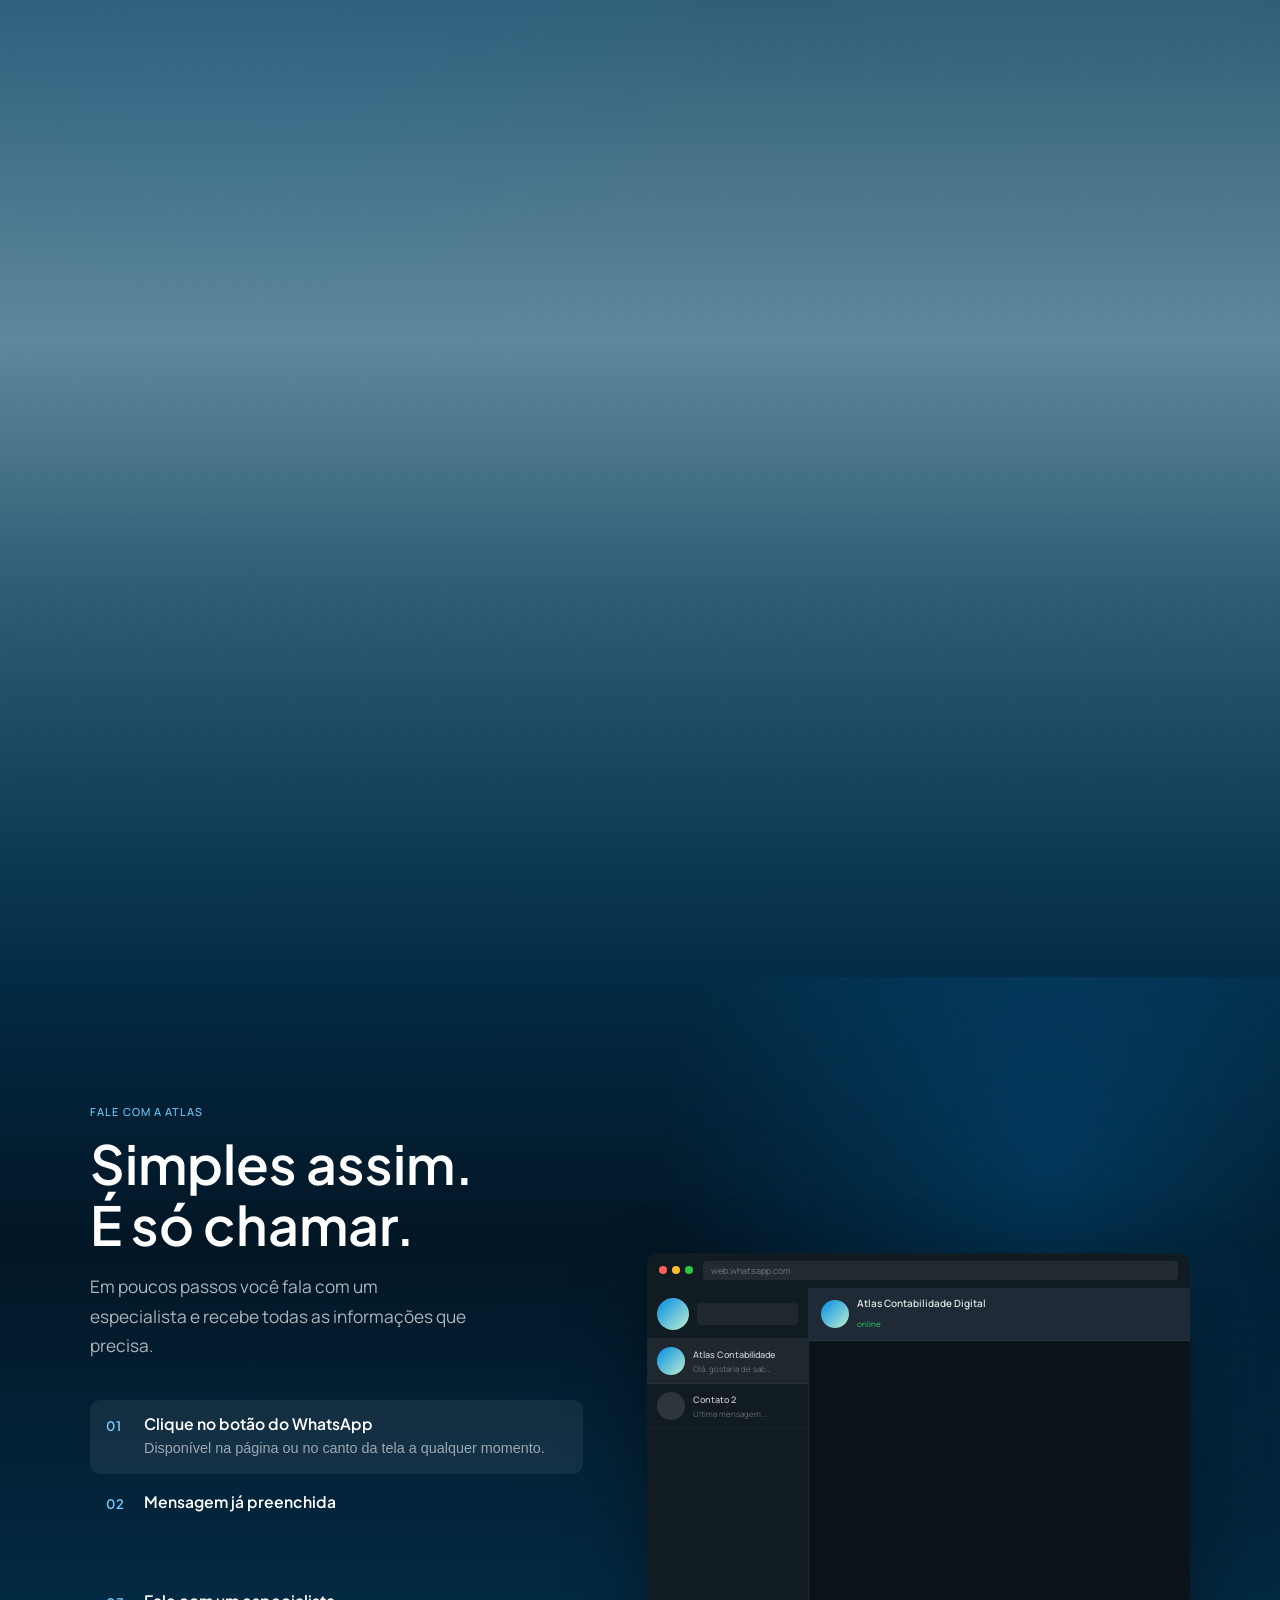
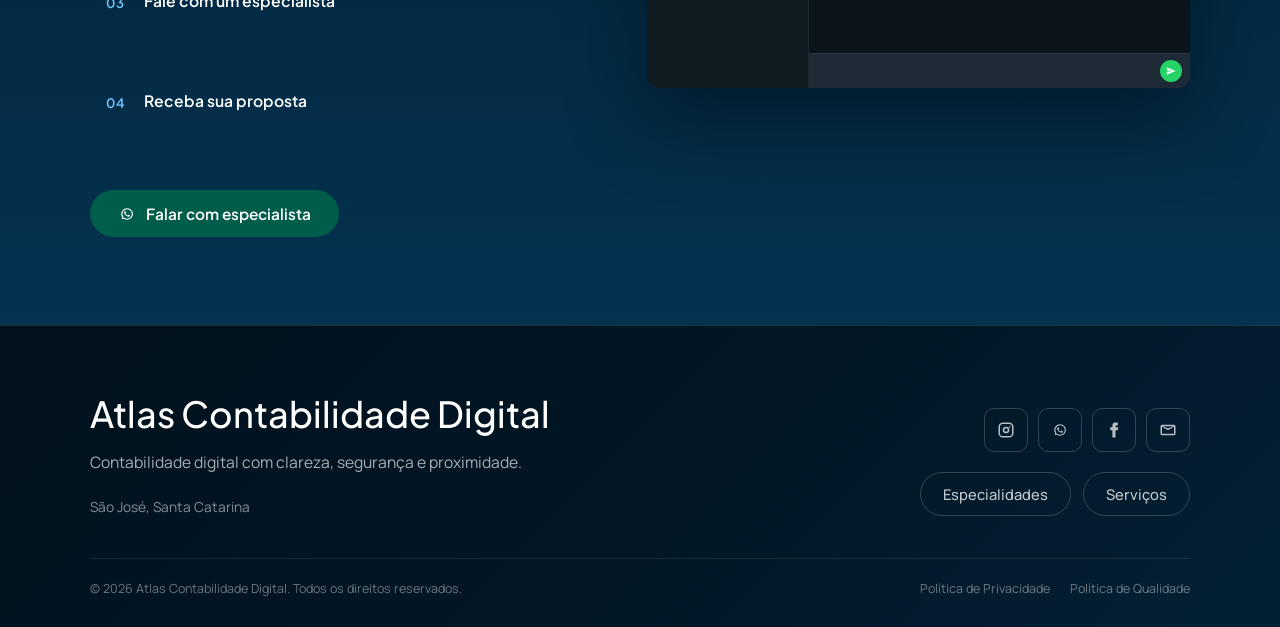
<file: especialidade-corretor-imoveis.html>
<!DOCTYPE html>
<html lang="pt-BR">
<head>
  <meta charset="UTF-8">
  <meta name="viewport" content="width=device-width, initial-scale=1.0">
  <title>Corretor de Im&oacute;veis | Atlas Contabilidade Digital</title>
  <link rel="preconnect" href="https://fonts.googleapis.com">
  <link rel="preconnect" href="https://fonts.gstatic.com" crossorigin>
  <link href="https://fonts.googleapis.com/css2?family=Manrope:wght@400;500&family=Plus+Jakarta+Sans:wght@500;600&display=swap" rel="stylesheet">
  <link rel="stylesheet" href="css/style.css">
</head>
<body class="is-loading">
  <main class="specialty-page specialty-page--premium specialty-page--real-estate">
    <section class="specialty-page__hero" style="--specialty-hero-image: url('assets/especialidades/corretor_moveis/corretor-imoveis.webp');" aria-labelledby="page-title">
      <div class="specialty-page__hero-bg" aria-hidden="true">
        <picture class="specialty-page__hero-picture">
          <source media="(max-width: 780px)" srcset="assets/especialidades/corretor_moveis/hero/mobile/corretor_hero1.webp">
          <img class="specialty-page__hero-bg-image is-active" src="assets/especialidades/corretor_moveis/hero/desktop/corretor_hero1.webp" alt="">
        </picture>
        <picture class="specialty-page__hero-picture">
          <source media="(max-width: 780px)" srcset="assets/especialidades/corretor_moveis/hero/mobile/corretor_hero2.webp">
          <img class="specialty-page__hero-bg-image" src="assets/especialidades/corretor_moveis/hero/desktop/corretor_hero2.webp" alt="">
        </picture>
        <picture class="specialty-page__hero-picture">
          <source media="(max-width: 780px)" srcset="assets/especialidades/corretor_moveis/hero/mobile/corretor_hero3.webp">
          <img class="specialty-page__hero-bg-image" src="assets/especialidades/corretor_moveis/hero/desktop/corretor_hero3.webp" alt="">
        </picture>
      </div>
      <div class="specialty-page__hero-inner">
        <p class="specialty-page__eyebrow">Especialidade</p>
        <h1 class="specialty-page__title" id="page-title">Contabilidade para corretor de im&oacute;veis.</h1>
        <p class="specialty-page__text">Apoio para organizar sua atividade, emitir notas e manter obriga&ccedil;&otilde;es cont&aacute;beis com mais seguran&ccedil;a.</p>
      </div>
      <a class="specialty-page__scroll-indicator" href="#corretor-article-title" aria-label="Rolar para o conte&uacute;do da p&aacute;gina">
        <span class="specialty-page__scroll-mouse"><span></span></span>
        <span class="specialty-page__scroll-text">Scroll</span>
      </a>
    </section>

    <section class="specialty-article" aria-labelledby="corretor-article-title">
      <div class="specialty-article__container">
        <div class="specialty-article__intro">
          <p class="specialty-article__eyebrow">Especialidade em foco</p>
          <h2 class="specialty-article__title" id="corretor-article-title">Contabilidade para transformar comiss&otilde;es, notas e obriga&ccedil;&otilde;es em uma rotina clara.</h2>
          <p class="specialty-article__lead">O mercado imobili&aacute;rio exige agilidade comercial, mas tamb&eacute;m pede aten&ccedil;&atilde;o &agrave; regularidade fiscal e &agrave; organiza&ccedil;&atilde;o da atividade.</p>
        </div>

        <figure class="specialty-article__feature-media">
          <img src="assets/especialidades/corretor_moveis/conteudo/desktop/corretor.webp" alt="Corretor de im&oacute;veis analisando documentos do mercado imobili&aacute;rio">
        </figure>

        <div class="specialty-article__body">
          <p class="specialty-article__kicker">Leitura cont&aacute;bil</p>
          <h3>Uma base mais segura para corretores e neg&oacute;cios imobili&aacute;rios.</h3>
          <p>A Atlas apoia a organiza&ccedil;&atilde;o de notas, impostos, abertura de empresa e obriga&ccedil;&otilde;es recorrentes para que a atua&ccedil;&atilde;o profissional fique mais previs&iacute;vel.</p>
          <p>Com acompanhamento pr&oacute;ximo, fica mais f&aacute;cil entender o melhor caminho tribut&aacute;rio e manter a rotina financeira alinhada ao movimento do mercado.</p>
        </div>

        <aside class="specialty-article__note">
          <span>Atlas</span>
          <p>Clareza cont&aacute;bil para uma rotina imobili&aacute;ria mais segura, organizada e profissional.</p>
        </aside>

        <div class="specialty-article__highlights" aria-label="Pontos de apoio para corretores de imoveis">
          <article>
            <h3>Organiza&ccedil;&atilde;o da atividade</h3>
            <p>Acompanhamento das obriga&ccedil;&otilde;es fiscais e cont&aacute;beis da atua&ccedil;&atilde;o profissional.</p>
          </article>
          <article>
            <h3>Tributa&ccedil;&atilde;o adequada</h3>
            <p>Apoio para escolher o melhor caminho tribut&aacute;rio conforme a realidade da opera&ccedil;&atilde;o.</p>
          </article>
          <article>
            <h3>Mais previsibilidade</h3>
            <p>Controle e orienta&ccedil;&atilde;o para tornar a rotina financeira mais clara.</p>
          </article>
        </div>
      </div>
    </section>
  </main>
  <script src="js/layout.js"></script>
  <script src="js/script.js"></script>
</body>
</html>
</file>
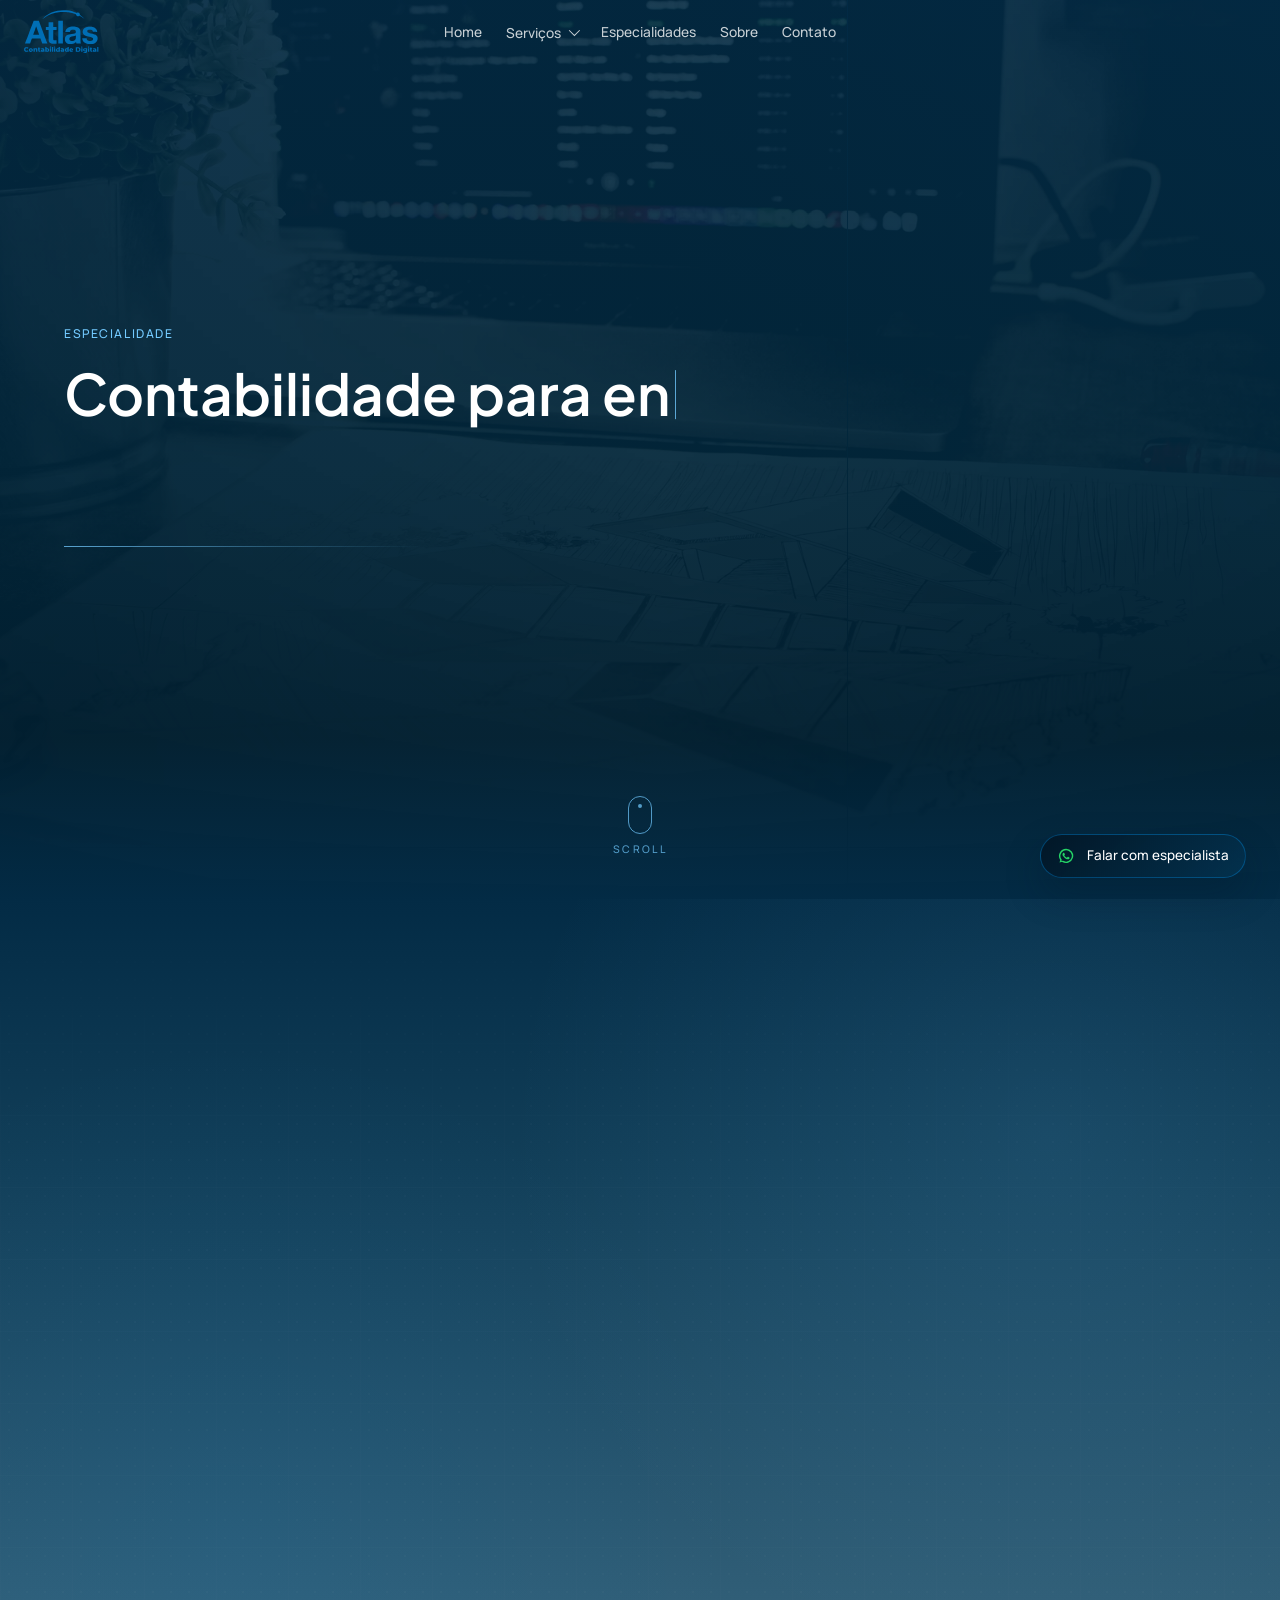
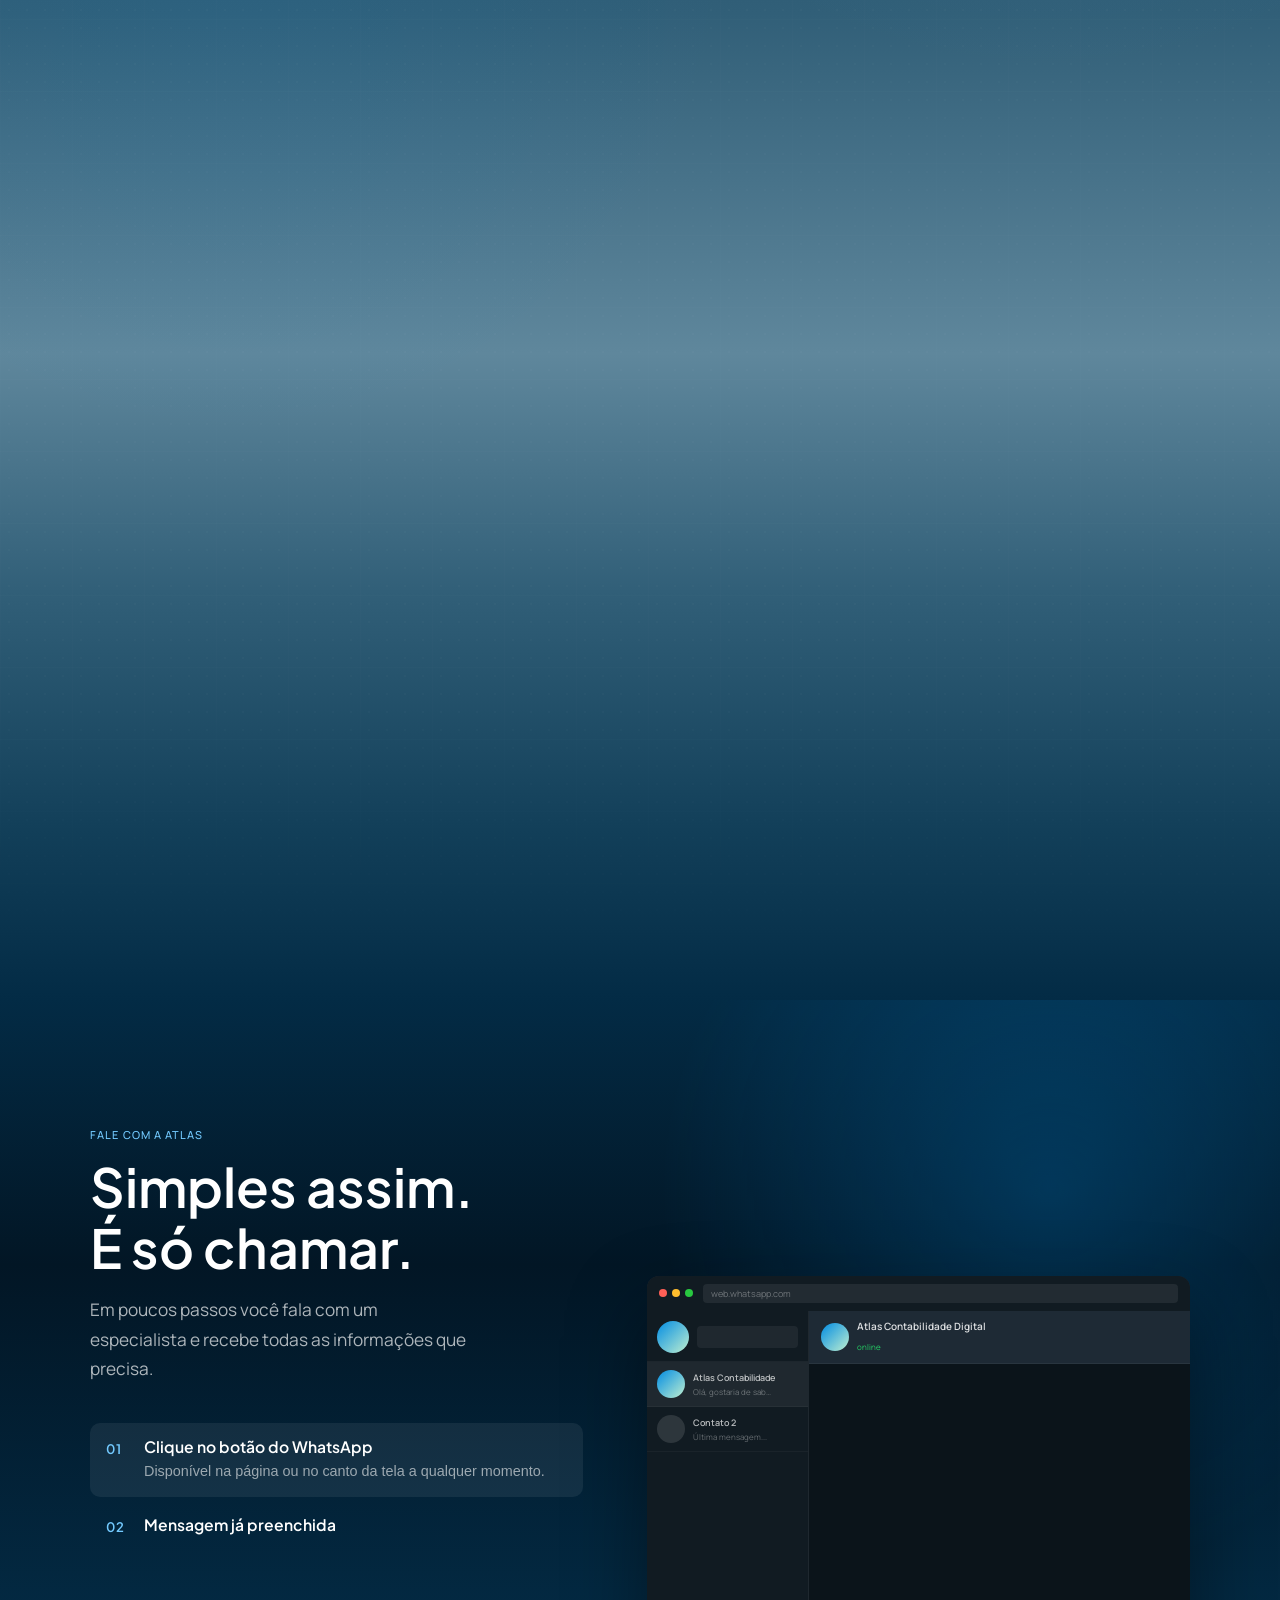
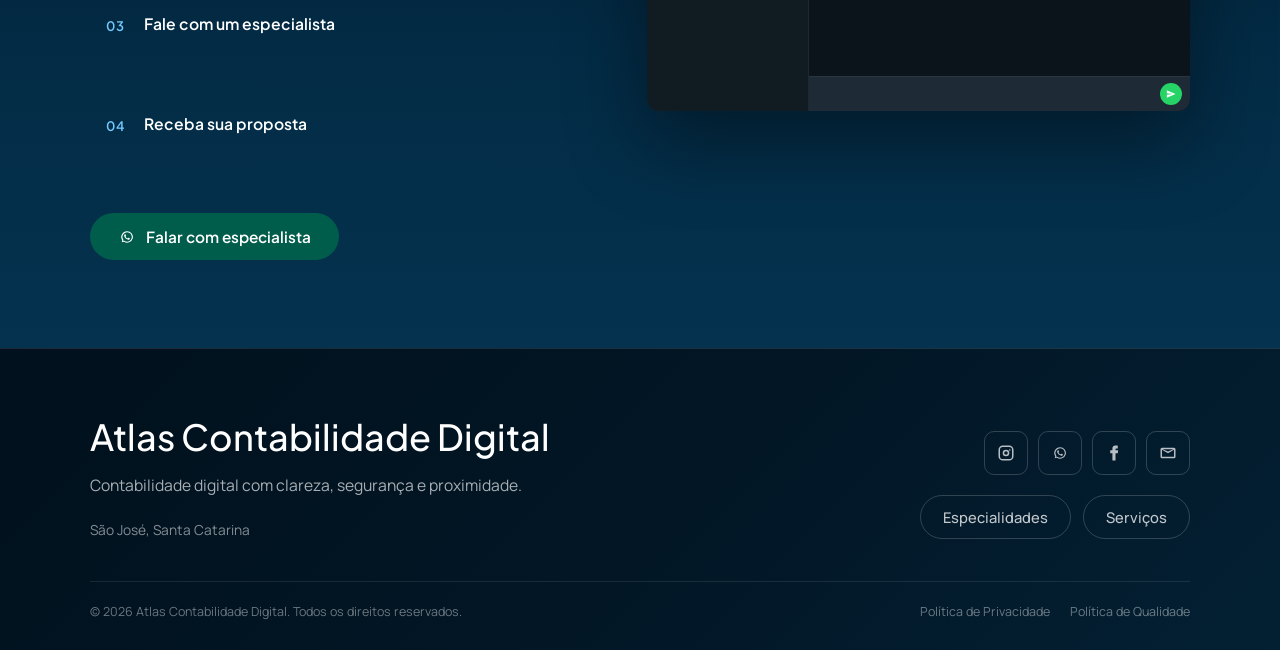
<file: especialidade-engenharia-arquitetura.html>
<!DOCTYPE html>
<html lang="pt-BR">
<head>
  <meta charset="UTF-8">
  <meta name="viewport" content="width=device-width, initial-scale=1.0">
  <title>Engenharia e Arquitetura | Atlas Contabilidade Digital</title>
  <link rel="preconnect" href="https://fonts.googleapis.com">
  <link rel="preconnect" href="https://fonts.gstatic.com" crossorigin>
  <link href="https://fonts.googleapis.com/css2?family=Manrope:wght@400;500&family=Plus+Jakarta+Sans:wght@500;600&display=swap" rel="stylesheet">
  <link rel="stylesheet" href="css/style.css">
</head>
<body class="is-loading">
  <main class="specialty-page specialty-page--premium specialty-page--engineering-architecture">
    <section class="specialty-page__hero" style="--specialty-hero-image: url('assets/especialidades/arquitetura/arquitetura.webp');" aria-labelledby="page-title">
      <div class="specialty-page__hero-bg" aria-hidden="true">
        <picture class="specialty-page__hero-picture">
          <source media="(max-width: 780px)" srcset="assets/especialidades/arquitetura/hero/mobile/arquitetura_hero1.webp">
          <img class="specialty-page__hero-bg-image is-active" src="assets/especialidades/arquitetura/hero/desktop/arquitetura_hero1.webp" alt="">
        </picture>
        <picture class="specialty-page__hero-picture">
          <source media="(max-width: 780px)" srcset="assets/especialidades/arquitetura/hero/mobile/arquitetura_hero2.webp">
          <img class="specialty-page__hero-bg-image" src="assets/especialidades/arquitetura/hero/desktop/arquitetura_hero2.webp" alt="">
        </picture>
        <picture class="specialty-page__hero-picture">
          <source media="(max-width: 780px)" srcset="assets/especialidades/arquitetura/hero/mobile/arquitetura_hero3.webp">
          <img class="specialty-page__hero-bg-image" src="assets/especialidades/arquitetura/hero/desktop/arquitetura_hero3.webp" alt="">
        </picture>
      </div>
      <div class="specialty-page__hero-inner">
        <p class="specialty-page__eyebrow">Especialidade</p>
        <h1 class="specialty-page__title" id="page-title">Contabilidade para engenharia e arquitetura.</h1>
        <p class="specialty-page__text">Suporte para profissionais e empresas que precisam organizar contratos, servi&ccedil;os e obriga&ccedil;&otilde;es com mais seguran&ccedil;a.</p>
      </div>
      <a class="specialty-page__scroll-indicator" href="#engenharia-article-title" aria-label="Rolar para o conte&uacute;do da p&aacute;gina">
        <span class="specialty-page__scroll-mouse"><span></span></span>
        <span class="specialty-page__scroll-text">Scroll</span>
      </a>
    </section>

    <section class="specialty-article" aria-labelledby="engenharia-article-title">
      <div class="specialty-article__container">
        <div class="specialty-article__intro">
          <p class="specialty-article__eyebrow">Especialidade em foco</p>
          <h2 class="specialty-article__title" id="engenharia-article-title">Contabilidade para projetos, obras e servi&ccedil;os t&eacute;cnicos com mais previsibilidade.</h2>
          <p class="specialty-article__lead">Engenharia e arquitetura envolvem contratos, etapas de entrega e receitas que precisam aparecer com clareza na gest&atilde;o cont&aacute;bil.</p>
        </div>

        <figure class="specialty-article__feature-media">
          <img src="assets/especialidades/arquitetura/conteudo/desktop/arquiteto.webp" alt="Projeto de engenharia e arquitetura em mesa de trabalho">
        </figure>

        <div class="specialty-article__body">
          <p class="specialty-article__kicker">Leitura cont&aacute;bil</p>
          <h3>Suporte para profissionais e empresas que atuam com projetos, obras e consultorias.</h3>
          <p>A Atlas ajuda a organizar receitas, notas, contratos e obriga&ccedil;&otilde;es fiscais para que a rotina t&eacute;cnica tenha uma base administrativa mais clara.</p>
          <p>O trabalho cont&aacute;bil acompanha o tipo de atua&ccedil;&atilde;o, o enquadramento e os compromissos recorrentes, facilitando decis&otilde;es de crescimento com menos incerteza.</p>
        </div>

        <aside class="specialty-article__note">
          <span>Atlas</span>
          <p>Mais organiza&ccedil;&atilde;o para que voc&ecirc; concentre energia nos projetos e na entrega t&eacute;cnica.</p>
        </aside>

        <div class="specialty-article__highlights" aria-label="Pontos de apoio para engenharia e arquitetura">
          <article>
            <h3>Gest&atilde;o de projetos</h3>
            <p>Organiza&ccedil;&atilde;o cont&aacute;bil para acompanhar contratos, receitas e obriga&ccedil;&otilde;es.</p>
          </article>
          <article>
            <h3>Seguran&ccedil;a tribut&aacute;ria</h3>
            <p>An&aacute;lise do enquadramento e das obriga&ccedil;&otilde;es fiscais da atividade.</p>
          </article>
          <article>
            <h3>Crescimento estruturado</h3>
            <p>Informa&ccedil;&atilde;o cont&aacute;bil mais clara para apoiar decis&otilde;es empresariais.</p>
          </article>
        </div>
      </div>
    </section>
  </main>
  <script src="js/layout.js"></script>
  <script src="js/script.js"></script>
</body>
</html>
</file>
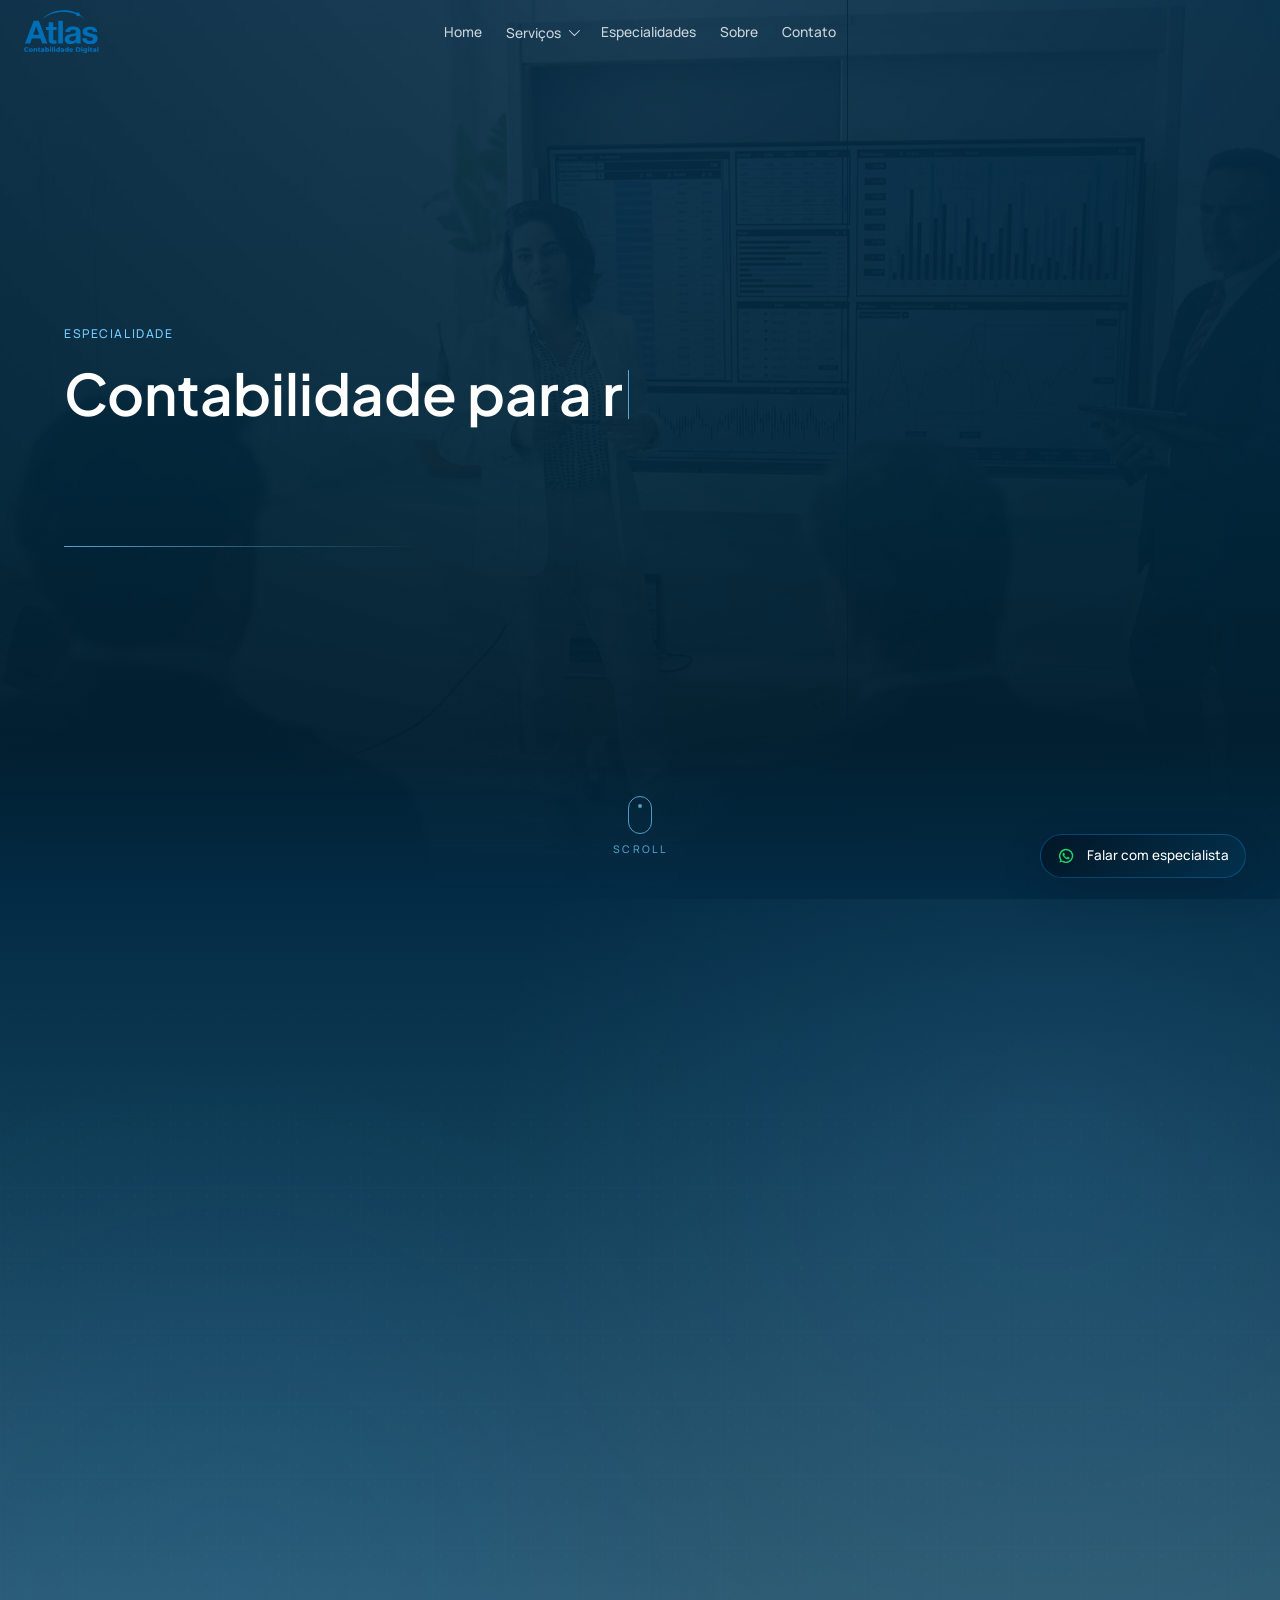
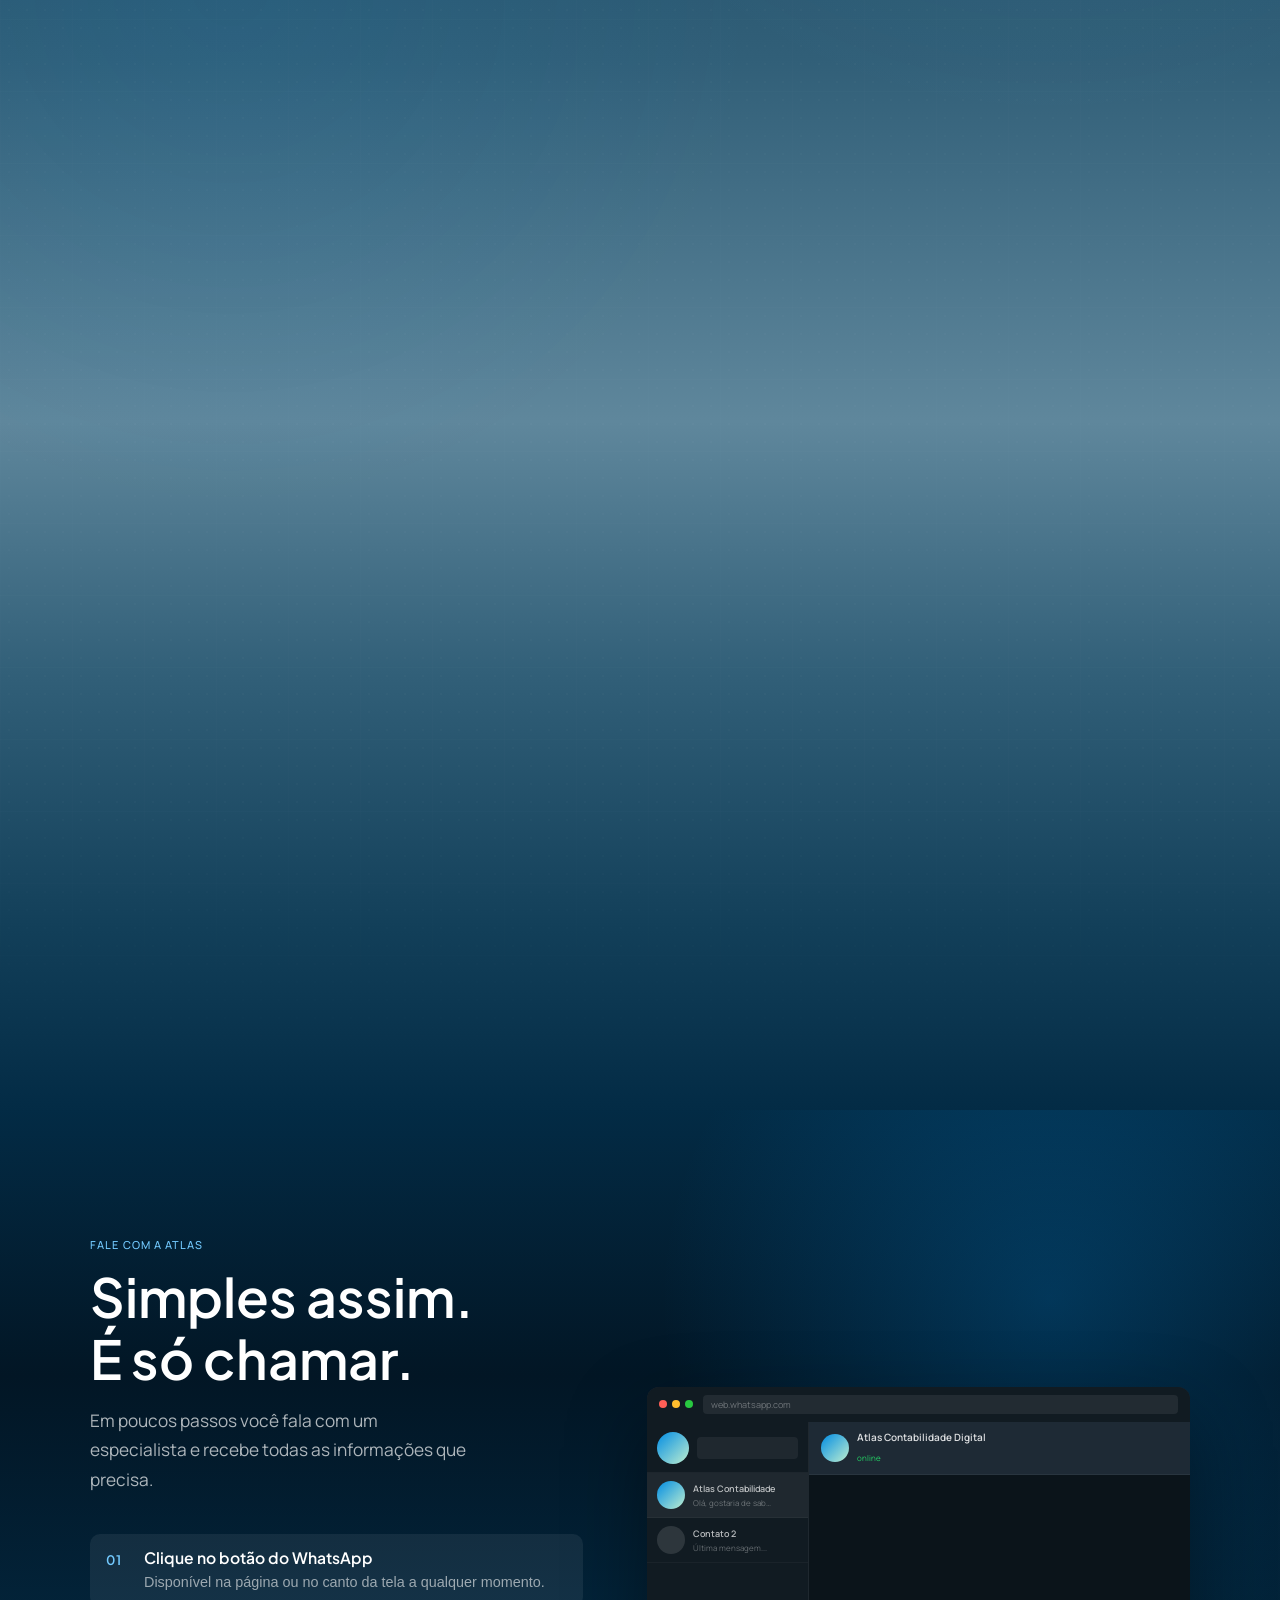
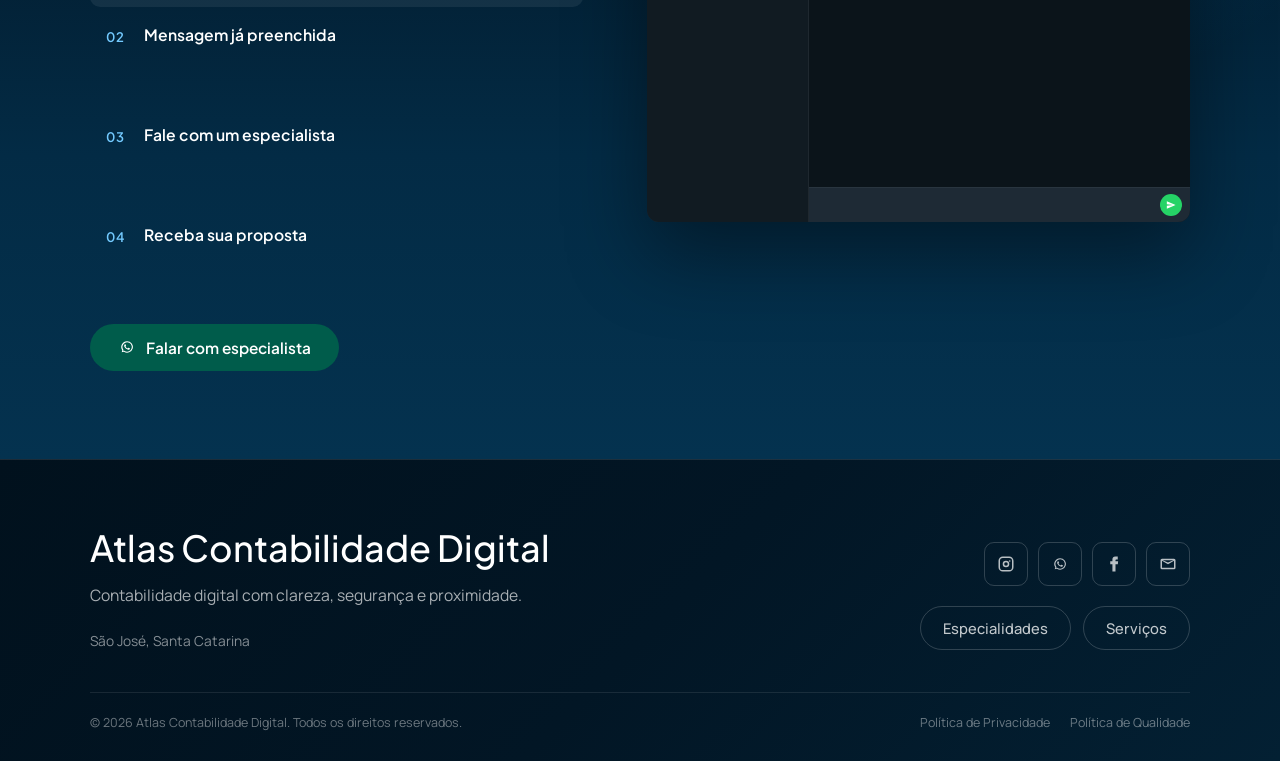
<file: especialidade-representantes-comerciais.html>
<!DOCTYPE html>
<html lang="pt-BR">
<head>
  <meta charset="UTF-8">
  <meta name="viewport" content="width=device-width, initial-scale=1.0">
  <title>Representantes Comerciais | Atlas Contabilidade Digital</title>
  <link rel="preconnect" href="https://fonts.googleapis.com">
  <link rel="preconnect" href="https://fonts.gstatic.com" crossorigin>
  <link href="https://fonts.googleapis.com/css2?family=Manrope:wght@400;500&family=Plus+Jakarta+Sans:wght@500;600&display=swap" rel="stylesheet">
  <link rel="stylesheet" href="css/style.css">
</head>
<body class="is-loading">
  <main class="specialty-page specialty-page--premium specialty-page--commercial-representatives">
    <section class="specialty-page__hero" style="--specialty-hero-image: url('assets/especialidades/representantes_comerciais/representantes_comerciais.webp');" aria-labelledby="page-title">
      <div class="specialty-page__hero-bg" aria-hidden="true">
        <picture class="specialty-page__hero-picture">
          <source media="(max-width: 780px)" srcset="assets/especialidades/representantes_comerciais/hero/mobile/representante_hero1.webp">
          <img class="specialty-page__hero-bg-image is-active" src="assets/especialidades/representantes_comerciais/hero/desktop/representante_hero1.webp" alt="">
        </picture>
        <picture class="specialty-page__hero-picture">
          <source media="(max-width: 780px)" srcset="assets/especialidades/representantes_comerciais/hero/mobile/representante_hero2.webp">
          <img class="specialty-page__hero-bg-image" src="assets/especialidades/representantes_comerciais/hero/desktop/representante_hero2.webp" alt="">
        </picture>
        <picture class="specialty-page__hero-picture">
          <source media="(max-width: 780px)" srcset="assets/especialidades/representantes_comerciais/hero/mobile/representante_hero3.webp">
          <img class="specialty-page__hero-bg-image" src="assets/especialidades/representantes_comerciais/hero/desktop/representante_hero3.webp" alt="">
        </picture>
      </div>
      <div class="specialty-page__hero-inner">
        <p class="specialty-page__eyebrow">Especialidade</p>
        <h1 class="specialty-page__title" id="page-title">Contabilidade para representantes comerciais.</h1>
        <p class="specialty-page__text">Mais clareza para organizar receitas, emiss&atilde;o de notas, impostos e obriga&ccedil;&otilde;es da rotina comercial.</p>
      </div>
      <a class="specialty-page__scroll-indicator" href="#representantes-article-title" aria-label="Rolar para o conte&uacute;do da p&aacute;gina">
        <span class="specialty-page__scroll-mouse"><span></span></span>
        <span class="specialty-page__scroll-text">Scroll</span>
      </a>
    </section>

    <section class="specialty-article" aria-labelledby="representantes-article-title">
      <div class="specialty-article__container">
        <div class="specialty-article__intro">
          <p class="specialty-article__eyebrow">Especialidade em foco</p>
          <h2 class="specialty-article__title" id="representantes-article-title">Contabilidade para representantes que precisam vender sem perder controle da gest&atilde;o.</h2>
          <p class="specialty-article__lead">A rotina comercial exige movimento, relacionamento e metas; a contabilidade precisa dar suporte sem criar complexidade desnecess&aacute;ria.</p>
        </div>

        <figure class="specialty-article__feature-media">
          <img src="assets/especialidades/representantes_comerciais/conteudo/desktop/representante.webp" alt="Representante comercial em reuni&atilde;o de neg&oacute;cios">
        </figure>

        <div class="specialty-article__body">
          <p class="specialty-article__kicker">Leitura cont&aacute;bil</p>
          <h3>Organiza&ccedil;&atilde;o para receitas, notas, impostos e planejamento da atividade comercial.</h3>
          <p>A Atlas acompanha representantes aut&ocirc;nomos e empresas comerciais para manter emiss&otilde;es, impostos e obriga&ccedil;&otilde;es em ordem.</p>
          <p>Com uma rotina cont&aacute;bil clara, fica mais f&aacute;cil acompanhar prazos, entender custos e manter foco no relacionamento com clientes e na expans&atilde;o das vendas.</p>
        </div>

        <aside class="specialty-article__note">
          <span>Atlas</span>
          <p>Organiza&ccedil;&atilde;o cont&aacute;bil para vender com mais tranquilidade e decidir com informa&ccedil;&atilde;o clara.</p>
        </aside>

        <div class="specialty-article__highlights" aria-label="Pontos de apoio para representantes comerciais">
          <article>
            <h3>Rotina organizada</h3>
            <p>Controle das obriga&ccedil;&otilde;es cont&aacute;beis e fiscais para uma atua&ccedil;&atilde;o mais segura.</p>
          </article>
          <article>
            <h3>Planejamento tribut&aacute;rio</h3>
            <p>Orienta&ccedil;&atilde;o para encontrar um enquadramento mais adequado &agrave; atividade.</p>
          </article>
          <article>
            <h3>Apoio ao crescimento</h3>
            <p>Contabilidade pr&oacute;xima para que o representante foque em vendas e relacionamento.</p>
          </article>
        </div>
      </div>
    </section>
  </main>
  <script src="js/layout.js"></script>
  <script src="js/script.js"></script>
</body>
</html>
</file>
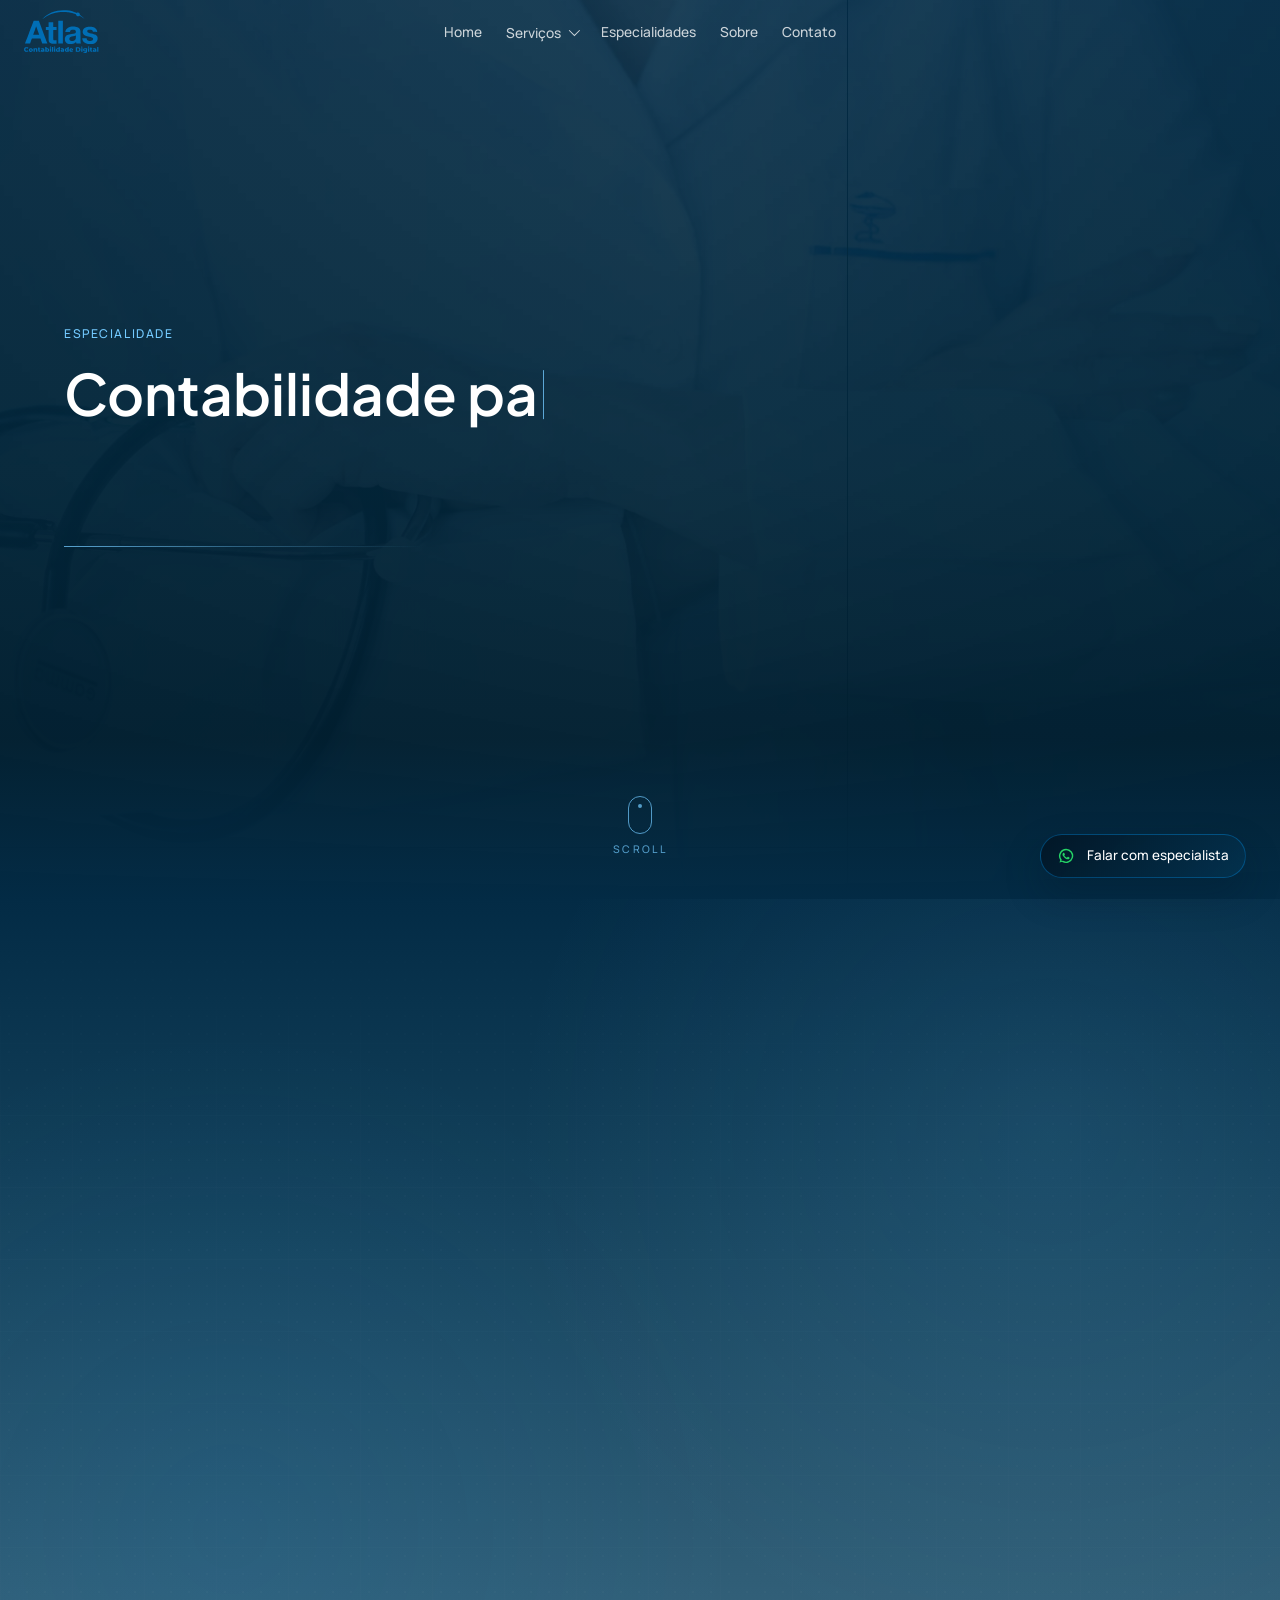
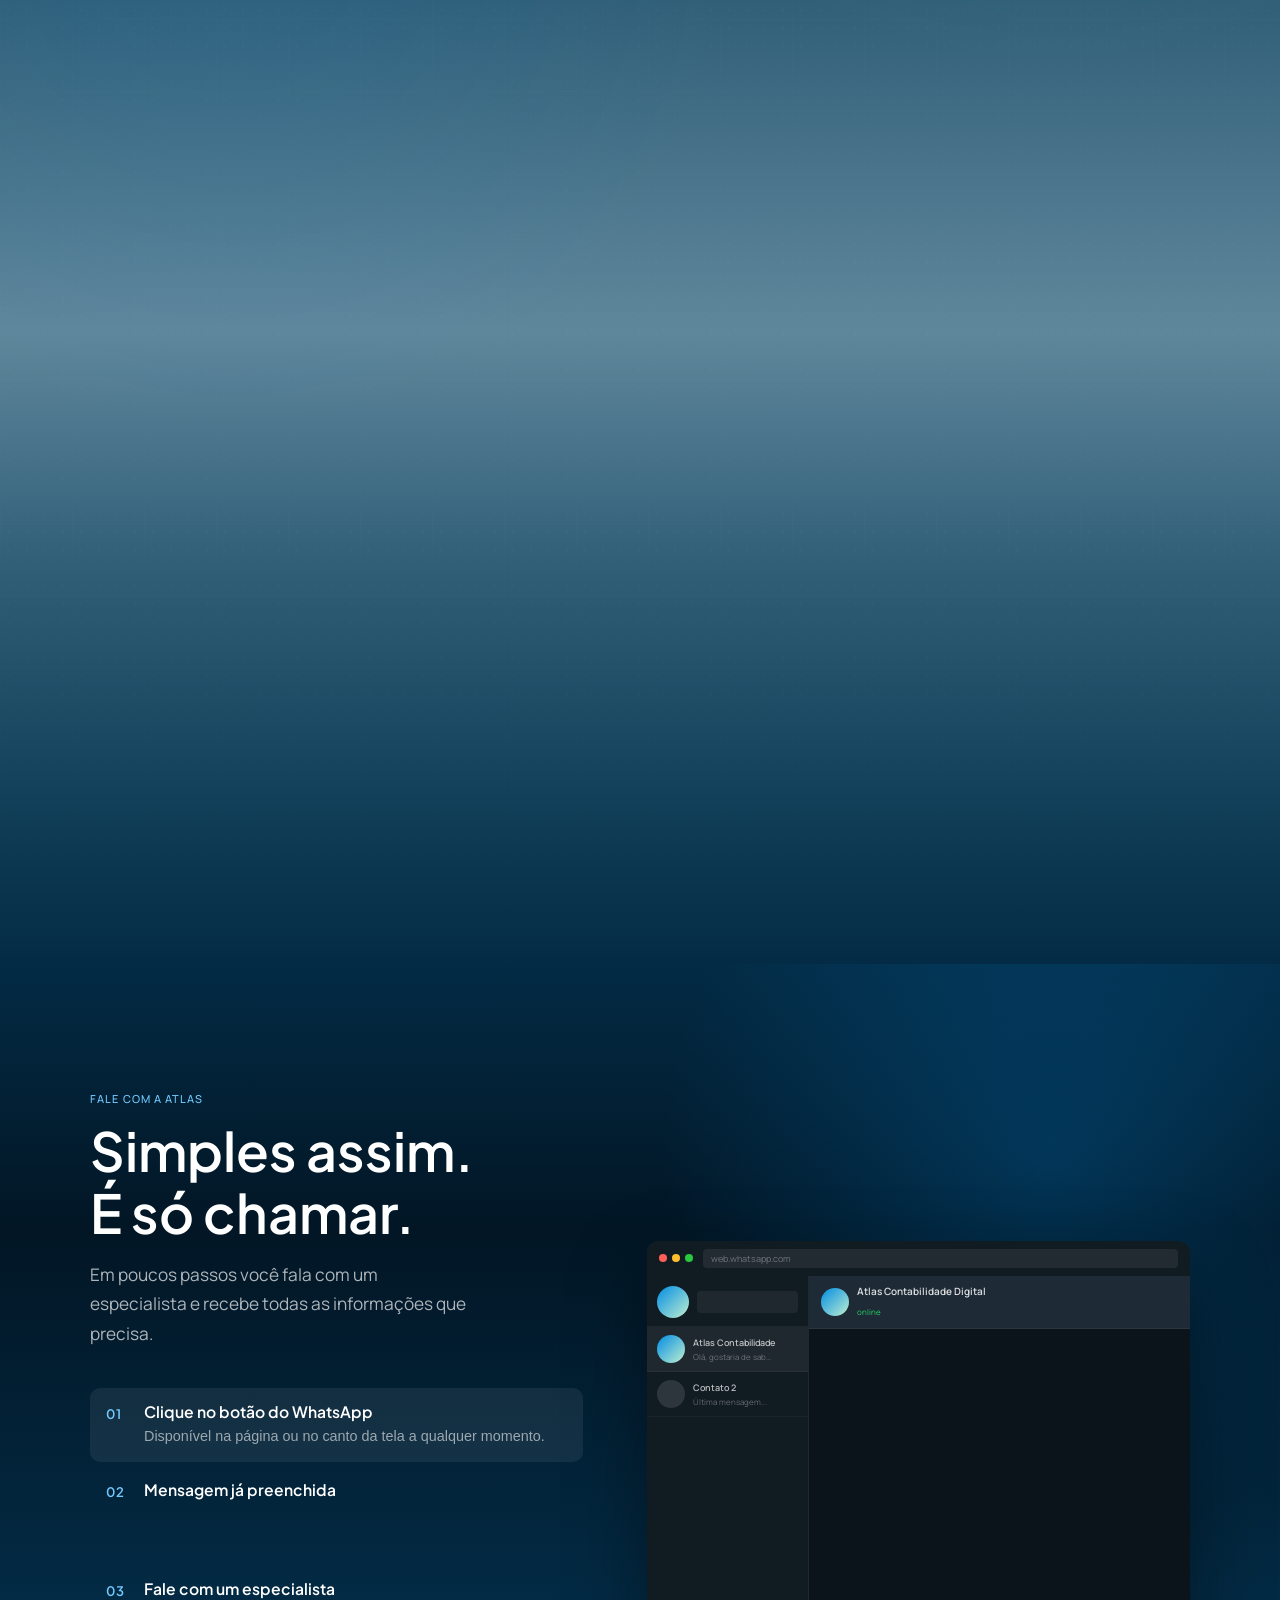
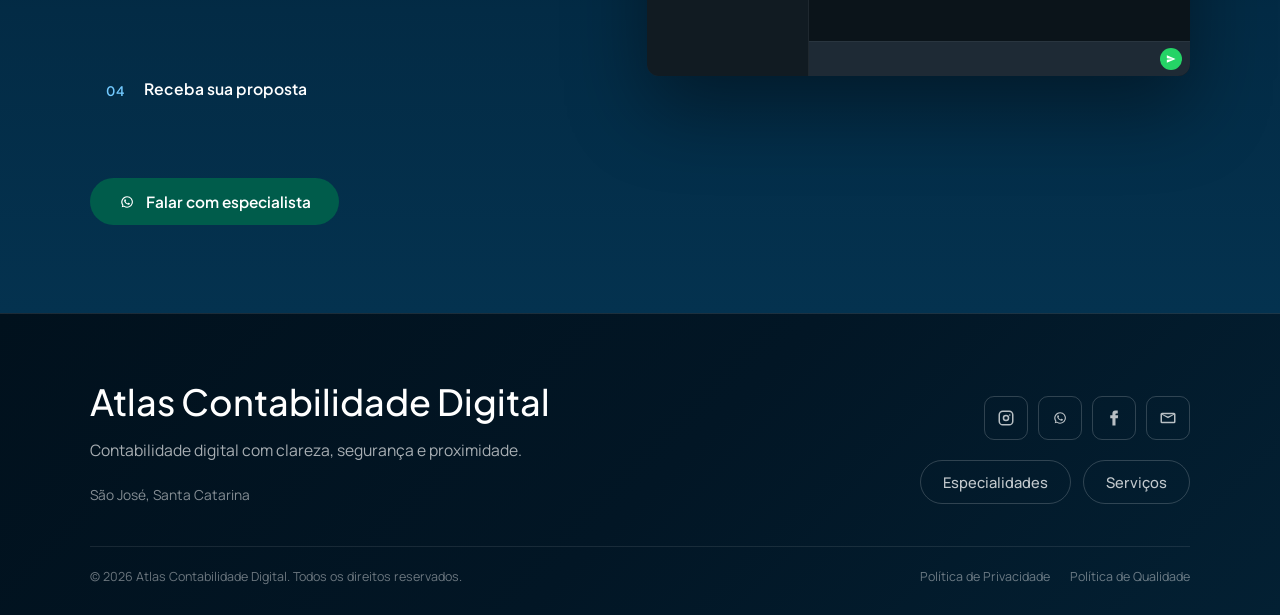
<file: especialidade-saude-bem-estar.html>
<!DOCTYPE html>
<html lang="pt-BR">
<head>
  <meta charset="UTF-8">
  <meta name="viewport" content="width=device-width, initial-scale=1.0">
  <title>Sa&uacute;de e Bem-estar | Atlas Contabilidade Digital</title>
  <link rel="preconnect" href="https://fonts.googleapis.com">
  <link rel="preconnect" href="https://fonts.gstatic.com" crossorigin>
  <link href="https://fonts.googleapis.com/css2?family=Manrope:wght@400;500&family=Plus+Jakarta+Sans:wght@500;600&display=swap" rel="stylesheet">
  <link rel="stylesheet" href="css/style.css">
</head>
<body class="is-loading">
  <main class="specialty-page specialty-page--premium specialty-page--health-wellness">
    <section class="specialty-page__hero" style="--specialty-hero-image: url('assets/especialidades/saude/saude_bem-estar.webp');" aria-labelledby="page-title">
      <div class="specialty-page__hero-bg" aria-hidden="true">
        <picture class="specialty-page__hero-picture">
          <source media="(max-width: 780px)" srcset="assets/especialidades/saude/hero/mobile/saude_hero1.webp">
          <img class="specialty-page__hero-bg-image is-active" src="assets/especialidades/saude/hero/desktop/saude_hero1.webp" alt="">
        </picture>
        <picture class="specialty-page__hero-picture">
          <source media="(max-width: 780px)" srcset="assets/especialidades/saude/hero/mobile/saude_hero2.webp">
          <img class="specialty-page__hero-bg-image" src="assets/especialidades/saude/hero/desktop/saude_hero2.webp" alt="">
        </picture>
        <picture class="specialty-page__hero-picture">
          <source media="(max-width: 780px)" srcset="assets/especialidades/saude/hero/mobile/saude_hero3.webp">
          <img class="specialty-page__hero-bg-image" src="assets/especialidades/saude/hero/desktop/saude_hero3.webp" alt="">
        </picture>
      </div>
      <div class="specialty-page__hero-inner">
        <p class="specialty-page__eyebrow">Especialidade</p>
        <h1 class="specialty-page__title" id="page-title">Contabilidade para sa&uacute;de e bem-estar.</h1>
        <p class="specialty-page__text">Apoio cont&aacute;bil para profissionais, cl&iacute;nicas e neg&oacute;cios da sa&uacute;de que precisam de uma rotina mais previs&iacute;vel.</p>
      </div>
      <a class="specialty-page__scroll-indicator" href="#saude-article-title" aria-label="Rolar para o conte&uacute;do da p&aacute;gina">
        <span class="specialty-page__scroll-mouse"><span></span></span>
        <span class="specialty-page__scroll-text">Scroll</span>
      </a>
    </section>

    <section class="specialty-article" aria-labelledby="saude-article-title">
      <div class="specialty-article__container">
        <div class="specialty-article__intro">
          <p class="specialty-article__eyebrow">Especialidade em foco</p>
          <h2 class="specialty-article__title" id="saude-article-title">Contabilidade para quem cuida de pessoas e tamb&eacute;m precisa cuidar da gest&atilde;o.</h2>
          <p class="specialty-article__lead">Cl&iacute;nicas, consult&oacute;rios e profissionais da sa&uacute;de precisam de uma base cont&aacute;bil clara para manter a rotina regular e sustent&aacute;vel.</p>
        </div>

        <figure class="specialty-article__feature-media">
          <img src="assets/especialidades/saude/conteudo/desktop/medica.webp" alt="Profissional da sa&uacute;de em atendimento especializado">
        </figure>

        <div class="specialty-article__body">
          <p class="specialty-article__kicker">Leitura cont&aacute;bil</p>
          <h3>Seguran&ccedil;a para cl&iacute;nicas, consult&oacute;rios e profissionais da sa&uacute;de.</h3>
          <p>A Atlas organiza obriga&ccedil;&otilde;es fiscais, enquadramento, emiss&otilde;es e acompanhamento mensal para reduzir d&uacute;vidas na opera&ccedil;&atilde;o.</p>
          <p>A proposta &eacute; deixar a parte cont&aacute;bil mais compreens&iacute;vel, sem afastar o profissional do que mais importa: o atendimento e a experi&ecirc;ncia de quem procura cuidado.</p>
        </div>

        <aside class="specialty-article__note">
          <span>Atlas</span>
          <p>Uma rotina cont&aacute;bil organizada ajuda voc&ecirc; a cuidar da empresa enquanto segue cuidando das pessoas.</p>
        </aside>

        <div class="specialty-article__highlights" aria-label="Pontos de apoio para saude e bem-estar">
          <article>
            <h3>Regularidade profissional</h3>
            <p>Organiza&ccedil;&atilde;o das obriga&ccedil;&otilde;es fiscais e cont&aacute;beis da atividade.</p>
          </article>
          <article>
            <h3>Clareza financeira</h3>
            <p>Apoio para melhorar o controle da rotina empresarial e acompanhar decis&otilde;es.</p>
          </article>
          <article>
            <h3>Atendimento pr&oacute;ximo</h3>
            <p>Orienta&ccedil;&atilde;o cont&aacute;bil com linguagem simples para o dia a dia.</p>
          </article>
        </div>
      </div>
    </section>
  </main>
  <script src="js/layout.js"></script>
  <script src="js/script.js"></script>
</body>
</html>
</file>
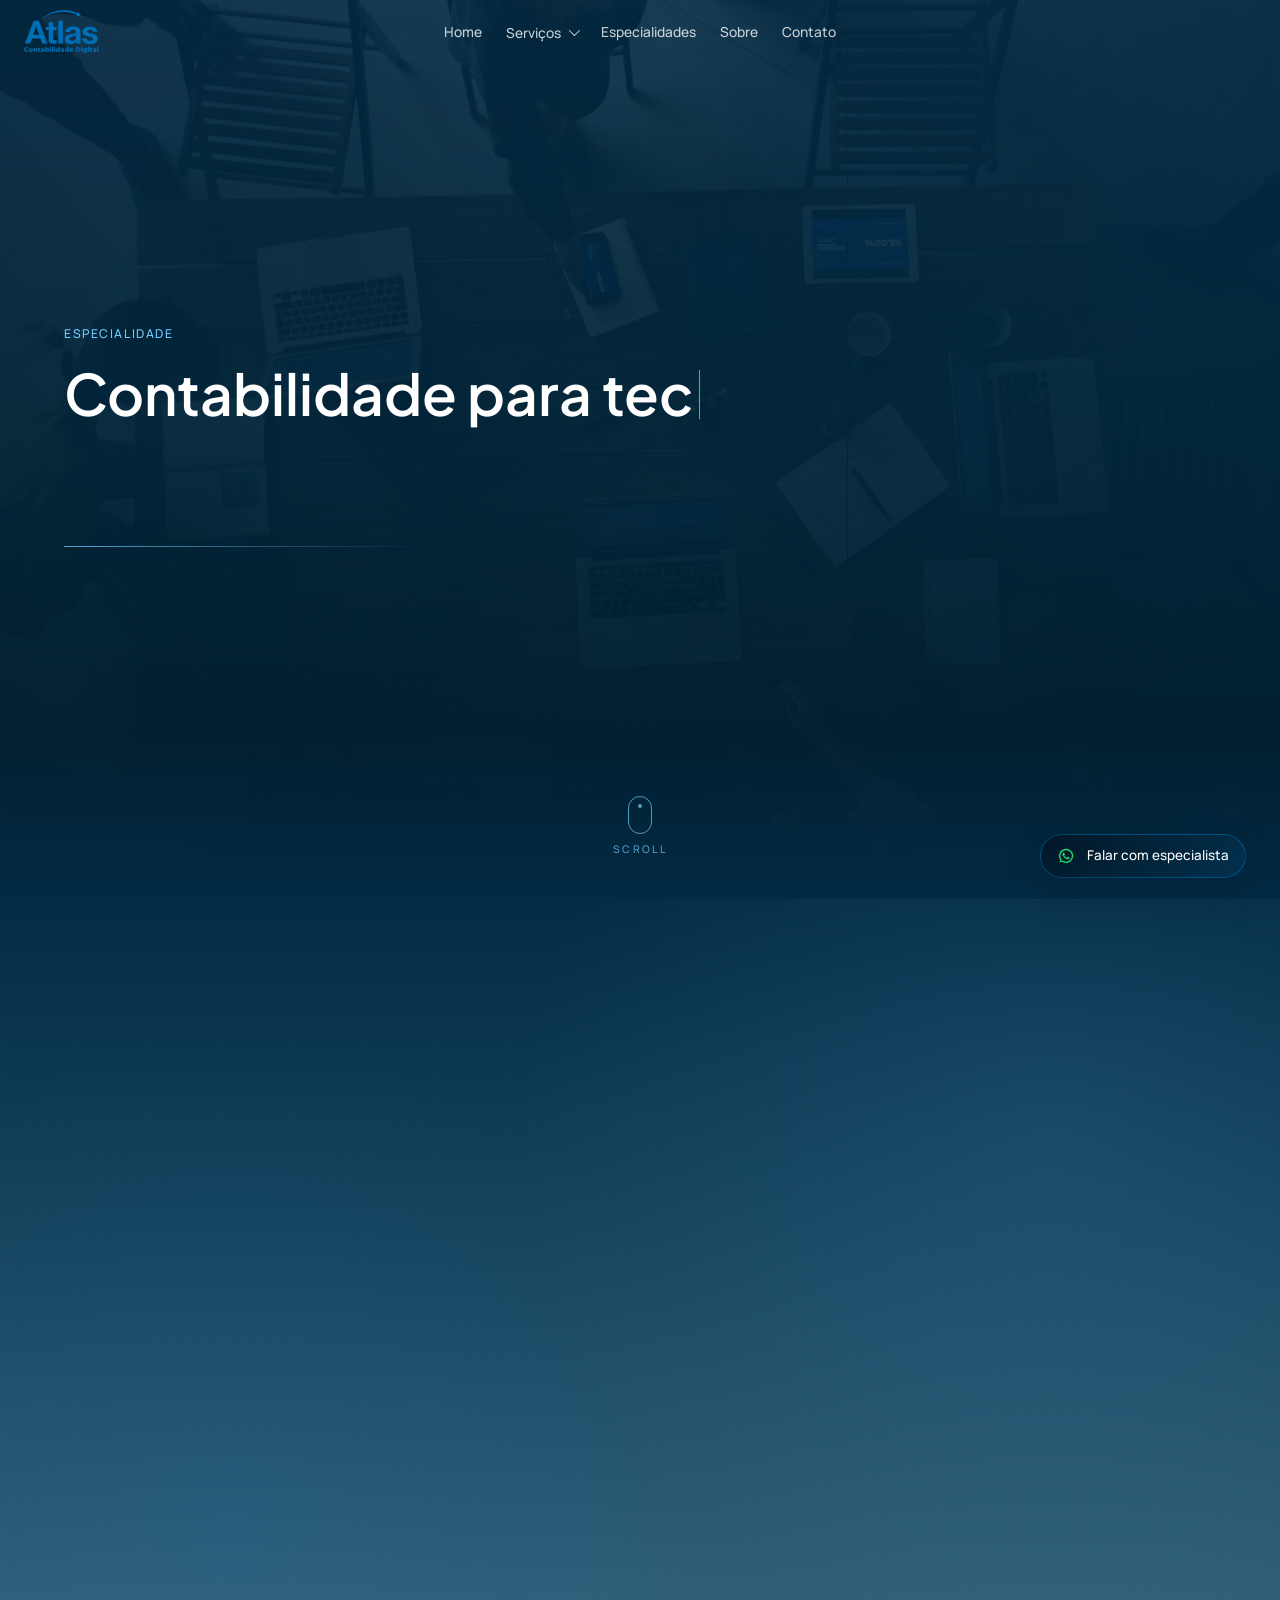
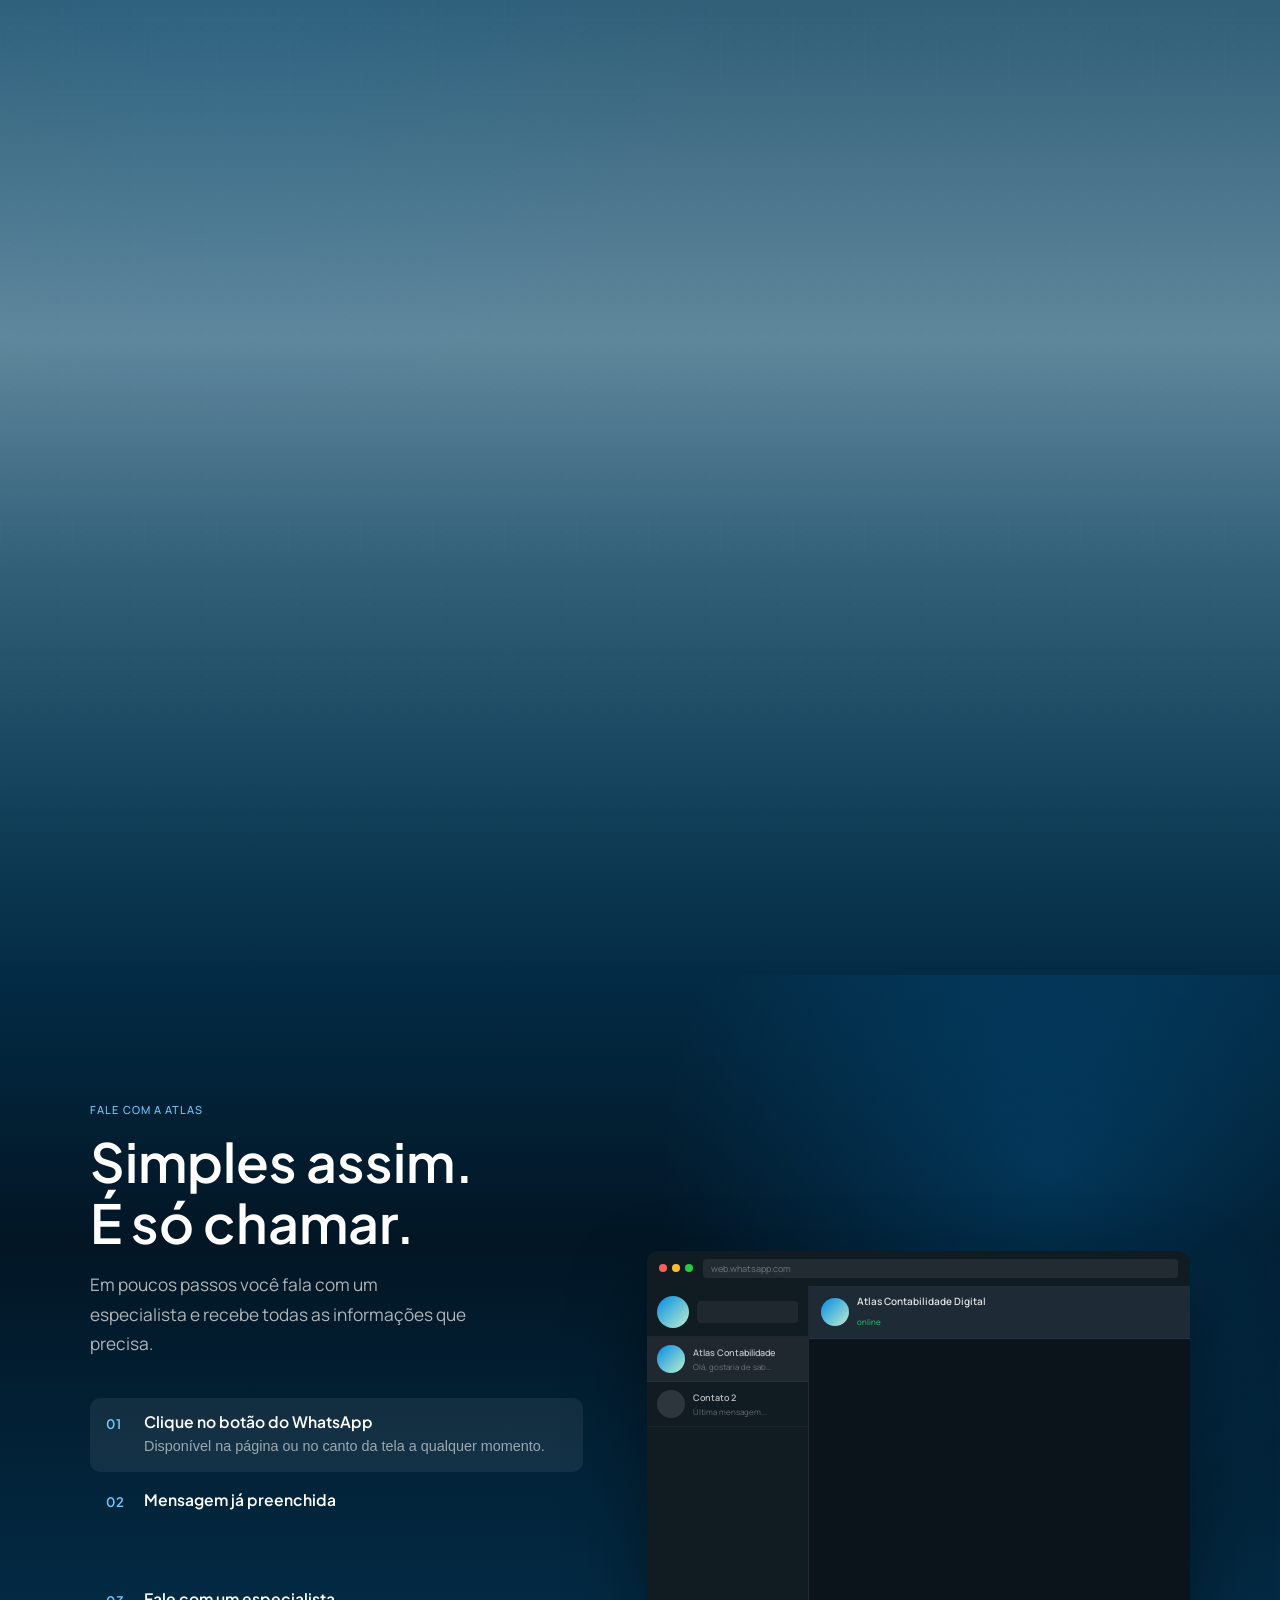
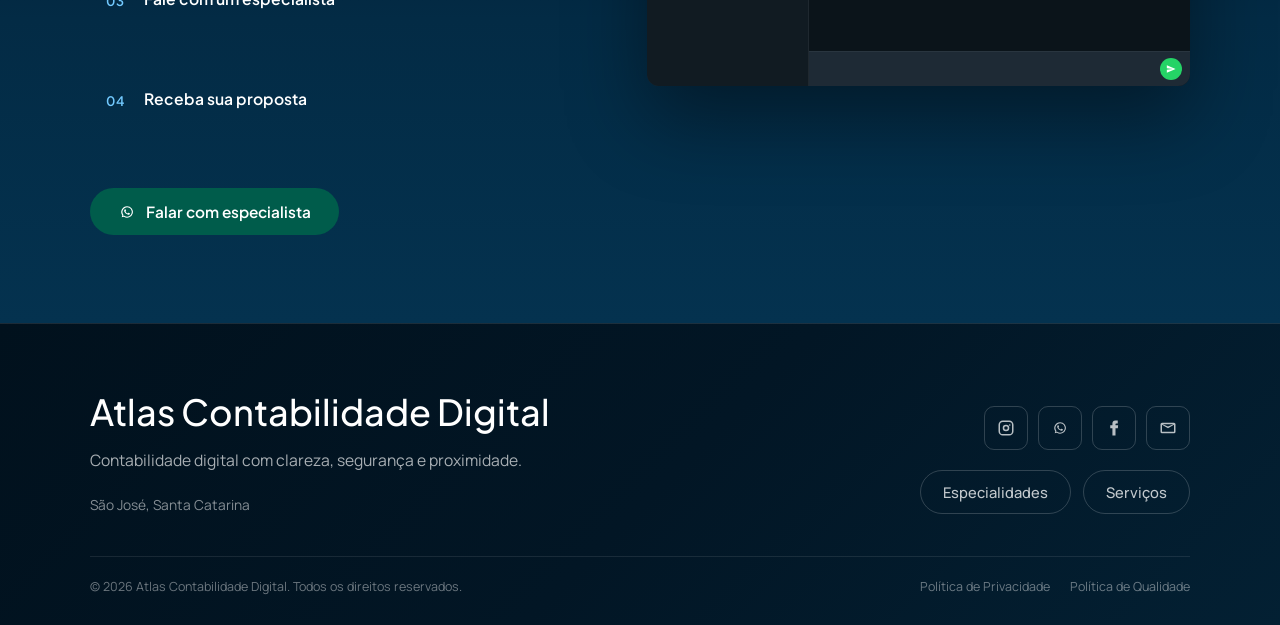
<file: especialidade-tecnologia.html>
<!DOCTYPE html>
<html lang="pt-BR">
<head>
  <meta charset="UTF-8">
  <meta name="viewport" content="width=device-width, initial-scale=1.0">
  <title>Tecnologia | Atlas Contabilidade Digital</title>
  <link rel="preconnect" href="https://fonts.googleapis.com">
  <link rel="preconnect" href="https://fonts.gstatic.com" crossorigin>
  <link href="https://fonts.googleapis.com/css2?family=Manrope:wght@400;500&family=Plus+Jakarta+Sans:wght@500;600&display=swap" rel="stylesheet">
  <link rel="stylesheet" href="css/style.css">
</head>
<body class="is-loading">
  <main class="specialty-page specialty-page--premium specialty-page--technology">
    <section class="specialty-page__hero" style="--specialty-hero-image: url('assets/especialidades/tecnologia/tecnologia.webp');" aria-labelledby="page-title">
      <div class="specialty-page__hero-bg" aria-hidden="true">
        <picture class="specialty-page__hero-picture">
          <source media="(max-width: 780px)" srcset="assets/especialidades/tecnologia/hero/mobile/tecnologia_hero1.webp">
          <img class="specialty-page__hero-bg-image is-active" src="assets/especialidades/tecnologia/hero/desktop/tecnologia_hero1.webp" alt="">
        </picture>
        <picture class="specialty-page__hero-picture">
          <source media="(max-width: 780px)" srcset="assets/especialidades/tecnologia/hero/mobile/tecnologia_hero2.webp">
          <img class="specialty-page__hero-bg-image" src="assets/especialidades/tecnologia/hero/desktop/tecnologia_hero2.webp" alt="">
        </picture>
        <picture class="specialty-page__hero-picture">
          <source media="(max-width: 780px)" srcset="assets/especialidades/tecnologia/hero/mobile/tecnologia_hero3.webp">
          <img class="specialty-page__hero-bg-image" src="assets/especialidades/tecnologia/hero/desktop/tecnologia_hero3.webp" alt="">
        </picture>
      </div>
      <div class="specialty-page__hero-inner">
        <p class="specialty-page__eyebrow">Especialidade</p>
        <h1 class="specialty-page__title" id="page-title">Contabilidade para tecnologia.</h1>
        <p class="specialty-page__text">Apoio cont&aacute;bil para empresas digitais, profissionais de tecnologia e neg&oacute;cios que precisam crescer com mais organiza&ccedil;&atilde;o.</p>
      </div>
      <a class="specialty-page__scroll-indicator" href="#tecnologia-article-title" aria-label="Rolar para o conte&uacute;do da p&aacute;gina">
        <span class="specialty-page__scroll-mouse"><span></span></span>
        <span class="specialty-page__scroll-text">Scroll</span>
      </a>
    </section>

    <section class="specialty-article" aria-labelledby="tecnologia-article-title">
      <div class="specialty-article__container">
        <div class="specialty-article__intro">
          <p class="specialty-article__eyebrow">Especialidade em foco</p>
          <h2 class="specialty-article__title" id="tecnologia-article-title">Contabilidade digital para empresas que vivem em ritmo de produto.</h2>
          <p class="specialty-article__lead">Neg&oacute;cios de tecnologia precisam de uma rotina cont&aacute;bil que acompanhe mudan&ccedil;as r&aacute;pidas, novos contratos e decis&otilde;es constantes sobre crescimento.</p>
        </div>

        <figure class="specialty-article__feature-media">
          <img src="assets/especialidades/tecnologia/conteudo/desktop/programador.webp" alt="Profissionais de tecnologia trabalhando com sistemas digitais">
        </figure>

        <div class="specialty-article__body">
          <p class="specialty-article__kicker">Leitura cont&aacute;bil</p>
          <h3>Clareza para empresas digitais, startups e prestadores de servi&ccedil;os de tecnologia.</h3>
          <p>A Atlas organiza obriga&ccedil;&otilde;es fiscais, regime tribut&aacute;rio e informa&ccedil;&otilde;es financeiras para que a empresa tenha uma base mais previs&iacute;vel antes de tomar novas decis&otilde;es.</p>
          <p>O acompanhamento combina processos digitais com atendimento humano, ajudando o neg&oacute;cio a entender custos, impostos e pr&oacute;ximos passos sem perder agilidade.</p>
        </div>

        <aside class="specialty-article__note">
          <span>Atlas</span>
          <p>Rotina simples, dados organizados e orienta&ccedil;&atilde;o pr&oacute;xima para empresas que valorizam efici&ecirc;ncia.</p>
        </aside>

        <div class="specialty-article__highlights" aria-label="Pontos de apoio para tecnologia">
          <article>
            <h3>Gest&atilde;o para escalar</h3>
            <p>Acompanhamento pensado para empresas em crescimento, startups e opera&ccedil;&otilde;es digitais.</p>
          </article>
          <article>
            <h3>Tributa&ccedil;&atilde;o inteligente</h3>
            <p>Apoio na escolha do regime tribut&aacute;rio e no controle das obriga&ccedil;&otilde;es fiscais do setor.</p>
          </article>
          <article>
            <h3>Processos digitais</h3>
            <p>Uma rotina mais integrada para quem precisa de resposta r&aacute;pida e informa&ccedil;&atilde;o confi&aacute;vel.</p>
          </article>
        </div>
      </div>
    </section>
  </main>
  <script src="js/layout.js"></script>
  <script src="js/script.js"></script>
</body>
</html>
</file>
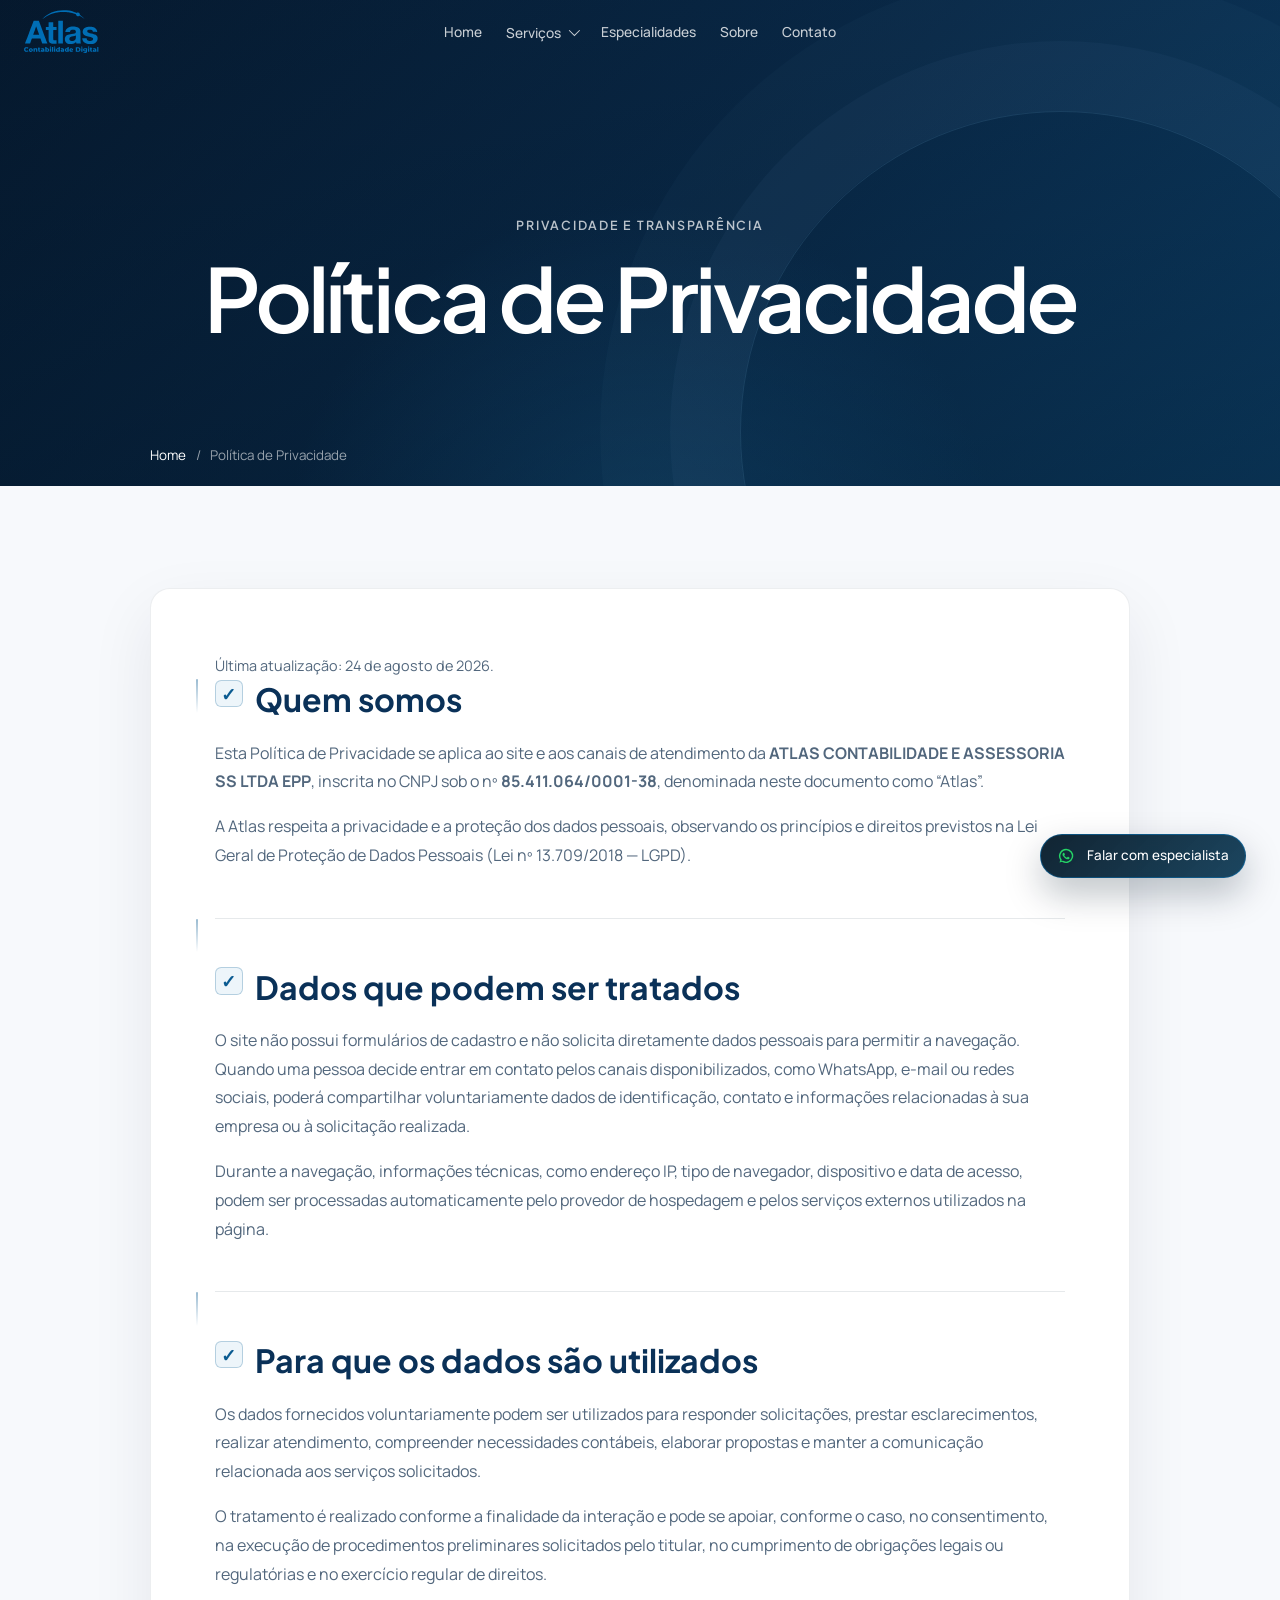
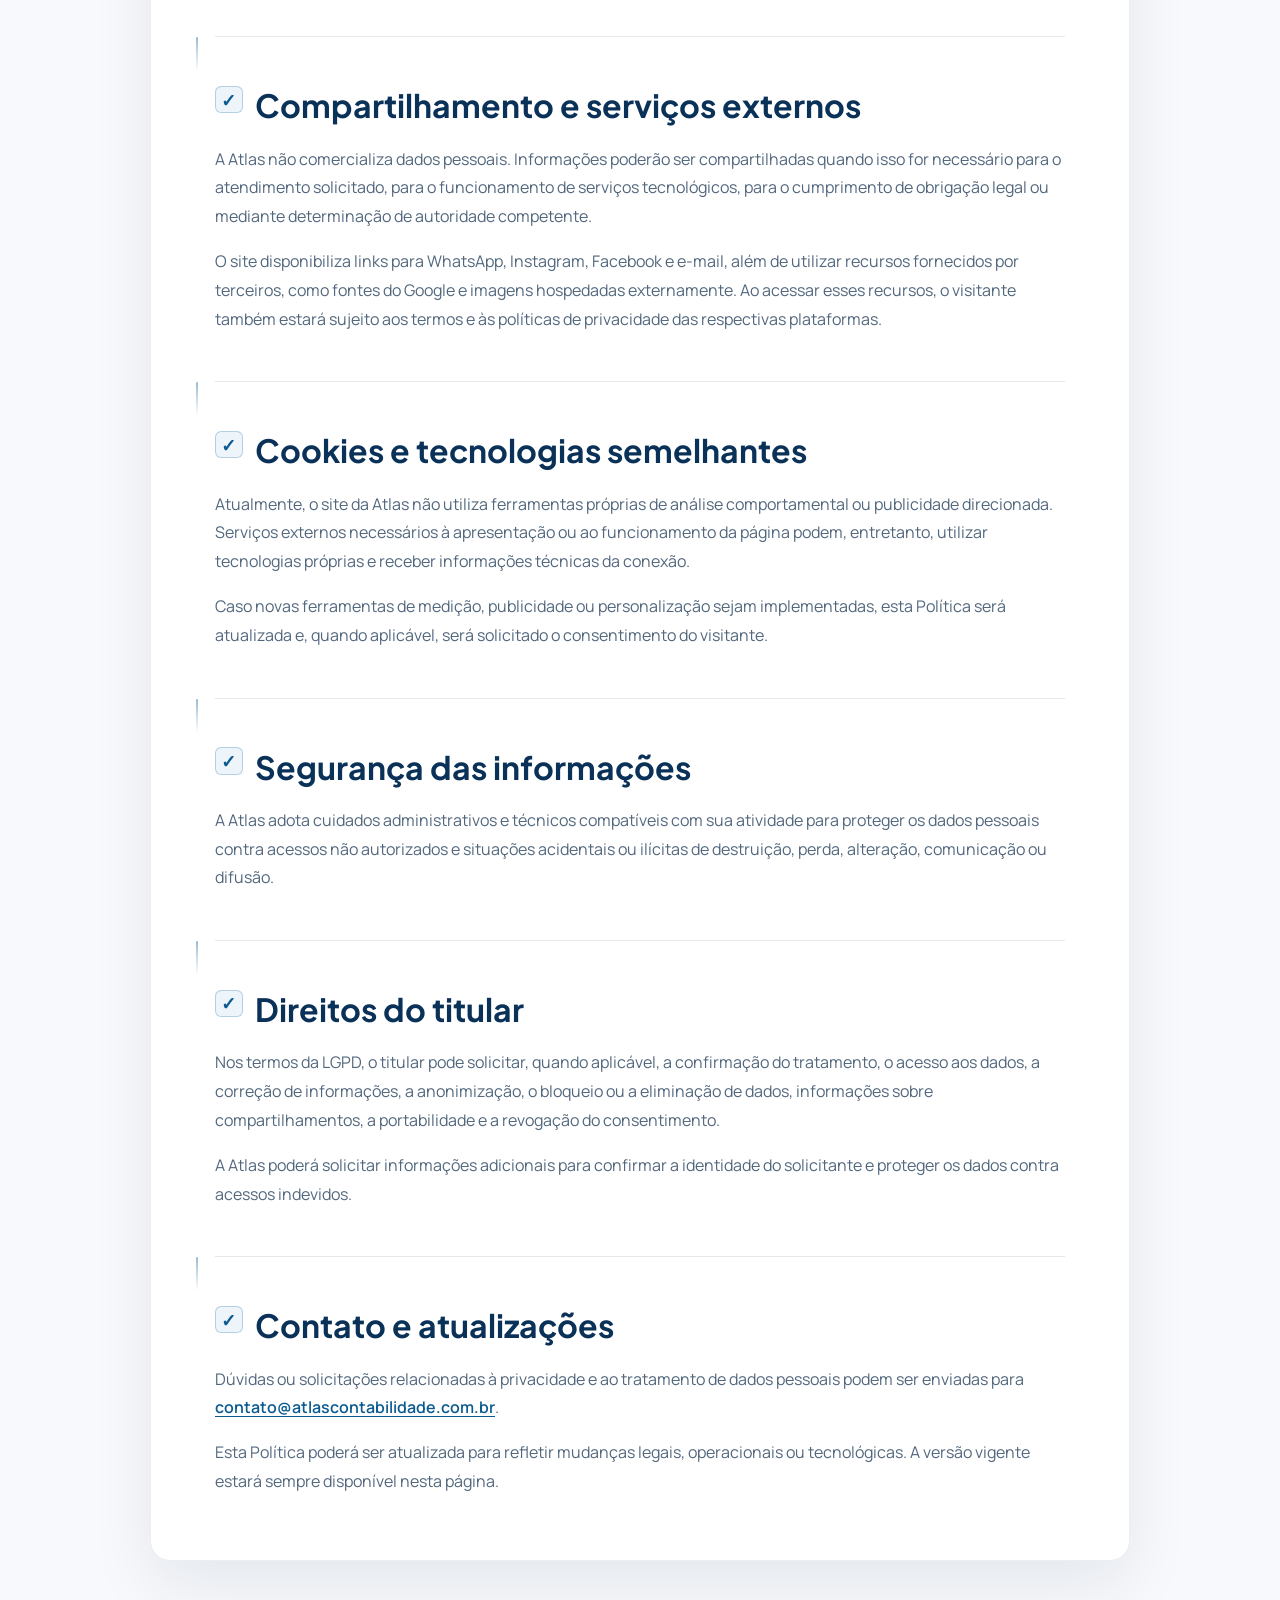
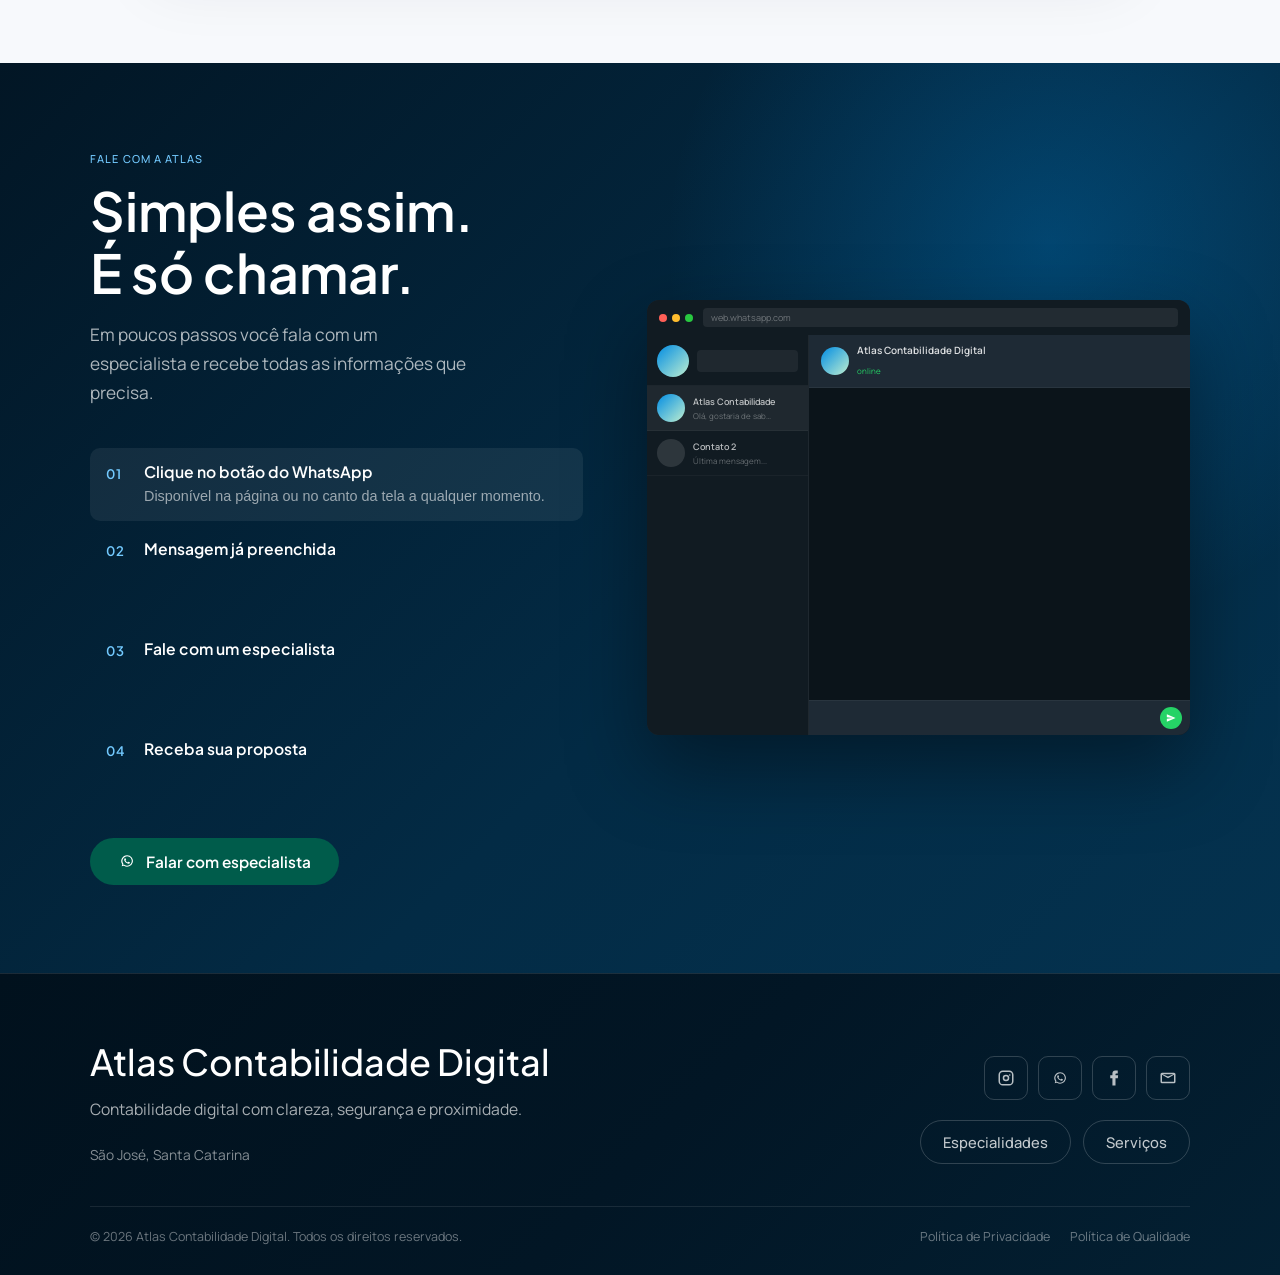
<file: politica-de-privacidade.html>
<!DOCTYPE html>
<html lang="pt-BR">
<head>
  <meta charset="UTF-8">
  <meta name="viewport" content="width=device-width, initial-scale=1.0">
  <title>Pol&iacute;tica de Privacidade | Atlas Contabilidade Digital</title>
  <meta name="description" content="Conhe&ccedil;a a Pol&iacute;tica de Privacidade da Atlas Contabilidade Digital.">
  <link rel="preconnect" href="https://fonts.googleapis.com">
  <link rel="preconnect" href="https://fonts.gstatic.com" crossorigin>
  <link href="https://fonts.googleapis.com/css2?family=Manrope:wght@400;500&family=Plus+Jakarta+Sans:wght@500;600&display=swap" rel="stylesheet">
  <link rel="stylesheet" href="css/style.css">
</head>
<body>
  <main class="policy-page">
    <header class="policy-hero policy-hero--privacy" aria-labelledby="policy-title">
      <div class="policy-hero__inner">
        <p class="policy-page__eyebrow">Privacidade e transpar&ecirc;ncia</p>
        <h1 id="policy-title">Pol&iacute;tica de Privacidade</h1>
        <nav class="policy-breadcrumb" aria-label="Navega&ccedil;&atilde;o estrutural">
          <a href="index.html">Home</a>
          <span aria-hidden="true">/</span>
          <span aria-current="page">Pol&iacute;tica de Privacidade</span>
        </nav>
      </div>
    </header>

    <article class="policy-content policy-content--checklist">
      <div class="policy-content__inner">
        <p class="policy-content__updated">&Uacute;ltima atualiza&ccedil;&atilde;o: 24 de agosto de 2026.</p>

        <section aria-labelledby="privacy-controller">
          <h2 id="privacy-controller">Quem somos</h2>
          <p>Esta Pol&iacute;tica de Privacidade se aplica ao site e aos canais de atendimento da <strong>ATLAS CONTABILIDADE E ASSESSORIA SS LTDA EPP</strong>, inscrita no CNPJ sob o n&ordm; <strong>85.411.064/0001-38</strong>, denominada neste documento como &ldquo;Atlas&rdquo;.</p>
          <p>A Atlas respeita a privacidade e a prote&ccedil;&atilde;o dos dados pessoais, observando os princ&iacute;pios e direitos previstos na Lei Geral de Prote&ccedil;&atilde;o de Dados Pessoais (Lei n&ordm; 13.709/2018 &mdash; LGPD).</p>
        </section>

        <section aria-labelledby="privacy-data">
          <h2 id="privacy-data">Dados que podem ser tratados</h2>
          <p>O site n&atilde;o possui formul&aacute;rios de cadastro e n&atilde;o solicita diretamente dados pessoais para permitir a navega&ccedil;&atilde;o. Quando uma pessoa decide entrar em contato pelos canais disponibilizados, como WhatsApp, e-mail ou redes sociais, poder&aacute; compartilhar voluntariamente dados de identifica&ccedil;&atilde;o, contato e informa&ccedil;&otilde;es relacionadas &agrave; sua empresa ou &agrave; solicita&ccedil;&atilde;o realizada.</p>
          <p>Durante a navega&ccedil;&atilde;o, informa&ccedil;&otilde;es t&eacute;cnicas, como endere&ccedil;o IP, tipo de navegador, dispositivo e data de acesso, podem ser processadas automaticamente pelo provedor de hospedagem e pelos servi&ccedil;os externos utilizados na p&aacute;gina.</p>
        </section>

        <section aria-labelledby="privacy-purpose">
          <h2 id="privacy-purpose">Para que os dados s&atilde;o utilizados</h2>
          <p>Os dados fornecidos voluntariamente podem ser utilizados para responder solicita&ccedil;&otilde;es, prestar esclarecimentos, realizar atendimento, compreender necessidades cont&aacute;beis, elaborar propostas e manter a comunica&ccedil;&atilde;o relacionada aos servi&ccedil;os solicitados.</p>
          <p>O tratamento &eacute; realizado conforme a finalidade da intera&ccedil;&atilde;o e pode se apoiar, conforme o caso, no consentimento, na execu&ccedil;&atilde;o de procedimentos preliminares solicitados pelo titular, no cumprimento de obriga&ccedil;&otilde;es legais ou regulat&oacute;rias e no exerc&iacute;cio regular de direitos.</p>
        </section>

        <section aria-labelledby="privacy-sharing">
          <h2 id="privacy-sharing">Compartilhamento e servi&ccedil;os externos</h2>
          <p>A Atlas n&atilde;o comercializa dados pessoais. Informa&ccedil;&otilde;es poder&atilde;o ser compartilhadas quando isso for necess&aacute;rio para o atendimento solicitado, para o funcionamento de servi&ccedil;os tecnol&oacute;gicos, para o cumprimento de obriga&ccedil;&atilde;o legal ou mediante determina&ccedil;&atilde;o de autoridade competente.</p>
          <p>O site disponibiliza links para WhatsApp, Instagram, Facebook e e-mail, al&eacute;m de utilizar recursos fornecidos por terceiros, como fontes do Google e imagens hospedadas externamente. Ao acessar esses recursos, o visitante tamb&eacute;m estar&aacute; sujeito aos termos e &agrave;s pol&iacute;ticas de privacidade das respectivas plataformas.</p>
        </section>

        <section aria-labelledby="privacy-cookies">
          <h2 id="privacy-cookies">Cookies e tecnologias semelhantes</h2>
          <p>Atualmente, o site da Atlas n&atilde;o utiliza ferramentas pr&oacute;prias de an&aacute;lise comportamental ou publicidade direcionada. Servi&ccedil;os externos necess&aacute;rios &agrave; apresenta&ccedil;&atilde;o ou ao funcionamento da p&aacute;gina podem, entretanto, utilizar tecnologias pr&oacute;prias e receber informa&ccedil;&otilde;es t&eacute;cnicas da conex&atilde;o.</p>
          <p>Caso novas ferramentas de medi&ccedil;&atilde;o, publicidade ou personaliza&ccedil;&atilde;o sejam implementadas, esta Pol&iacute;tica ser&aacute; atualizada e, quando aplic&aacute;vel, ser&aacute; solicitado o consentimento do visitante.</p>
        </section>

        <section aria-labelledby="privacy-security">
          <h2 id="privacy-security">Seguran&ccedil;a das informa&ccedil;&otilde;es</h2>
          <p>A Atlas adota cuidados administrativos e t&eacute;cnicos compat&iacute;veis com sua atividade para proteger os dados pessoais contra acessos n&atilde;o autorizados e situa&ccedil;&otilde;es acidentais ou il&iacute;citas de destrui&ccedil;&atilde;o, perda, altera&ccedil;&atilde;o, comunica&ccedil;&atilde;o ou difus&atilde;o.</p>
        </section>

        <section aria-labelledby="privacy-rights">
          <h2 id="privacy-rights">Direitos do titular</h2>
          <p>Nos termos da LGPD, o titular pode solicitar, quando aplic&aacute;vel, a confirma&ccedil;&atilde;o do tratamento, o acesso aos dados, a corre&ccedil;&atilde;o de informa&ccedil;&otilde;es, a anonimiza&ccedil;&atilde;o, o bloqueio ou a elimina&ccedil;&atilde;o de dados, informa&ccedil;&otilde;es sobre compartilhamentos, a portabilidade e a revoga&ccedil;&atilde;o do consentimento.</p>
          <p>A Atlas poder&aacute; solicitar informa&ccedil;&otilde;es adicionais para confirmar a identidade do solicitante e proteger os dados contra acessos indevidos.</p>
        </section>

        <section aria-labelledby="privacy-contact">
          <h2 id="privacy-contact">Contato e atualiza&ccedil;&otilde;es</h2>
          <p>D&uacute;vidas ou solicita&ccedil;&otilde;es relacionadas &agrave; privacidade e ao tratamento de dados pessoais podem ser enviadas para <a href="mailto:contato@atlascontabilidade.com.br">contato@atlascontabilidade.com.br</a>.</p>
          <p>Esta Pol&iacute;tica poder&aacute; ser atualizada para refletir mudan&ccedil;as legais, operacionais ou tecnol&oacute;gicas. A vers&atilde;o vigente estar&aacute; sempre dispon&iacute;vel nesta p&aacute;gina.</p>
        </section>
      </div>
    </article>
  </main>

  <script src="js/layout.js"></script>
  <script src="js/script.js"></script>
</body>
</html>
</file>
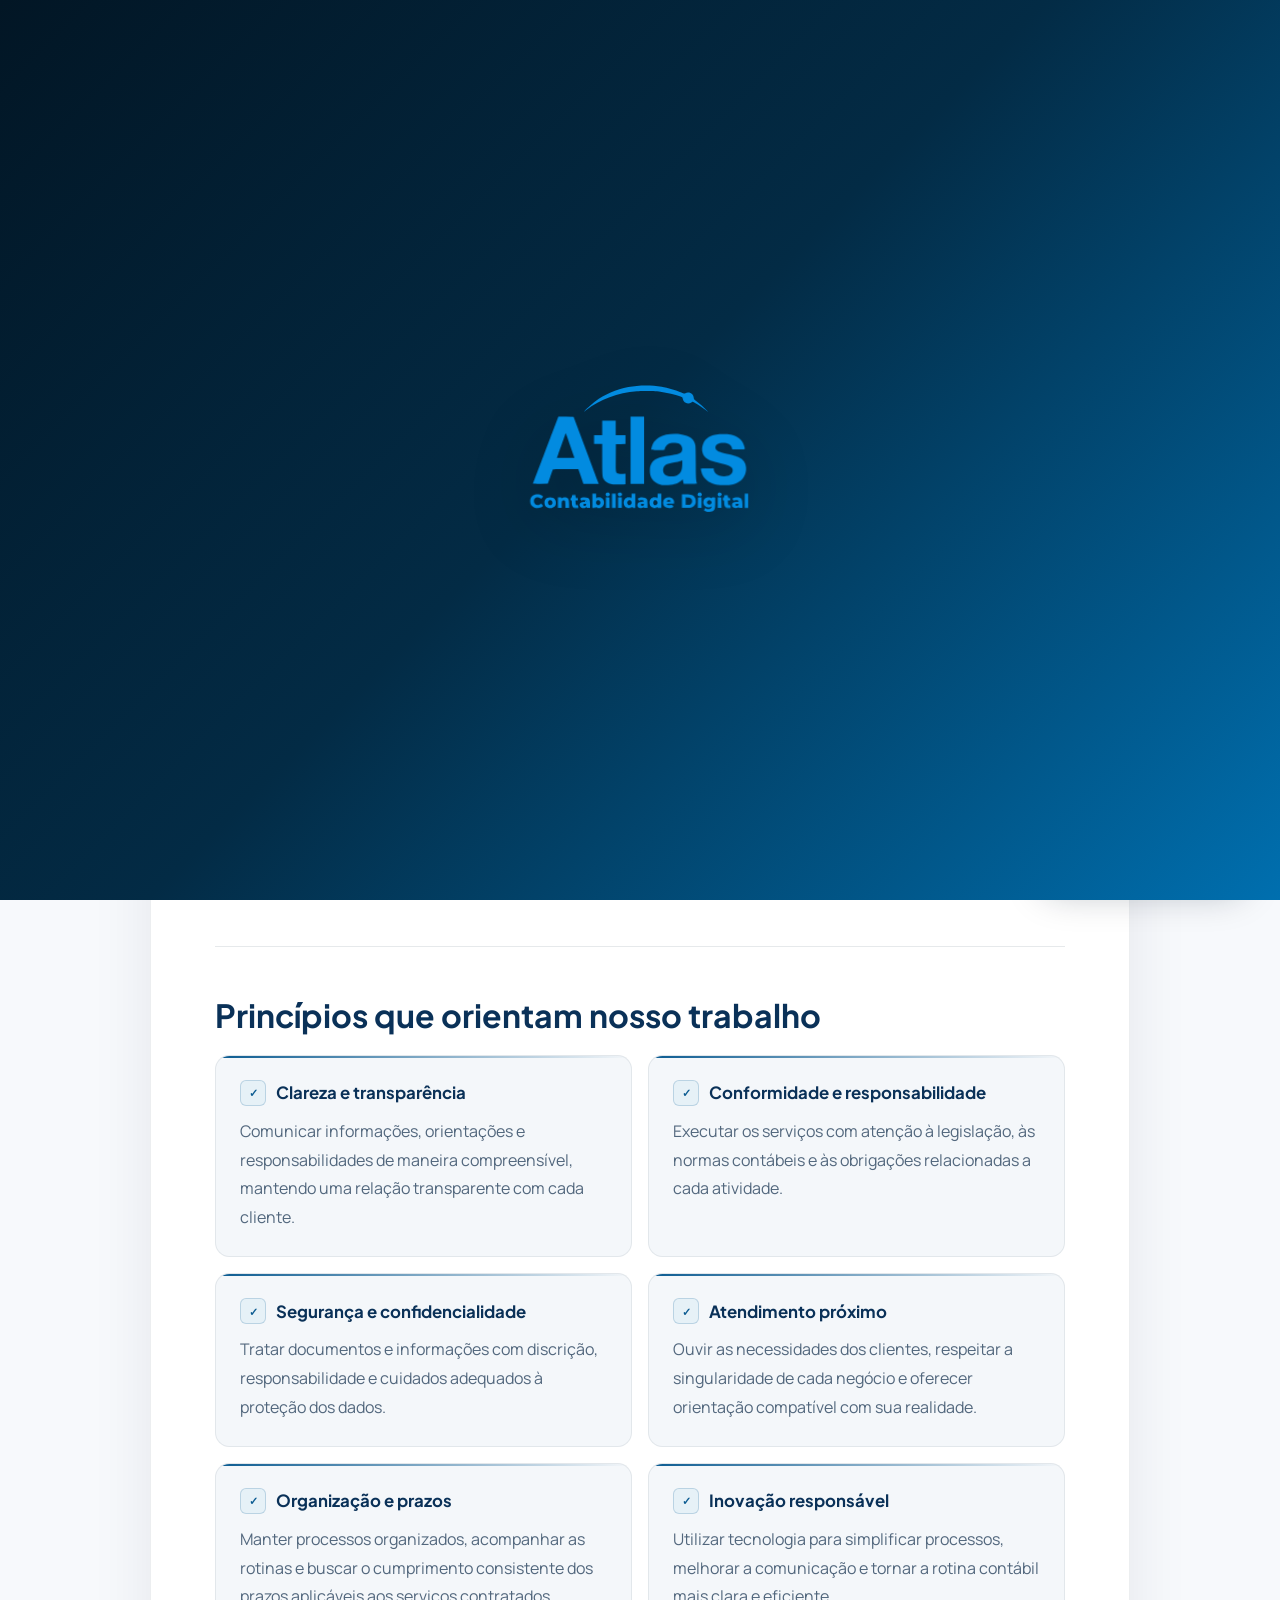
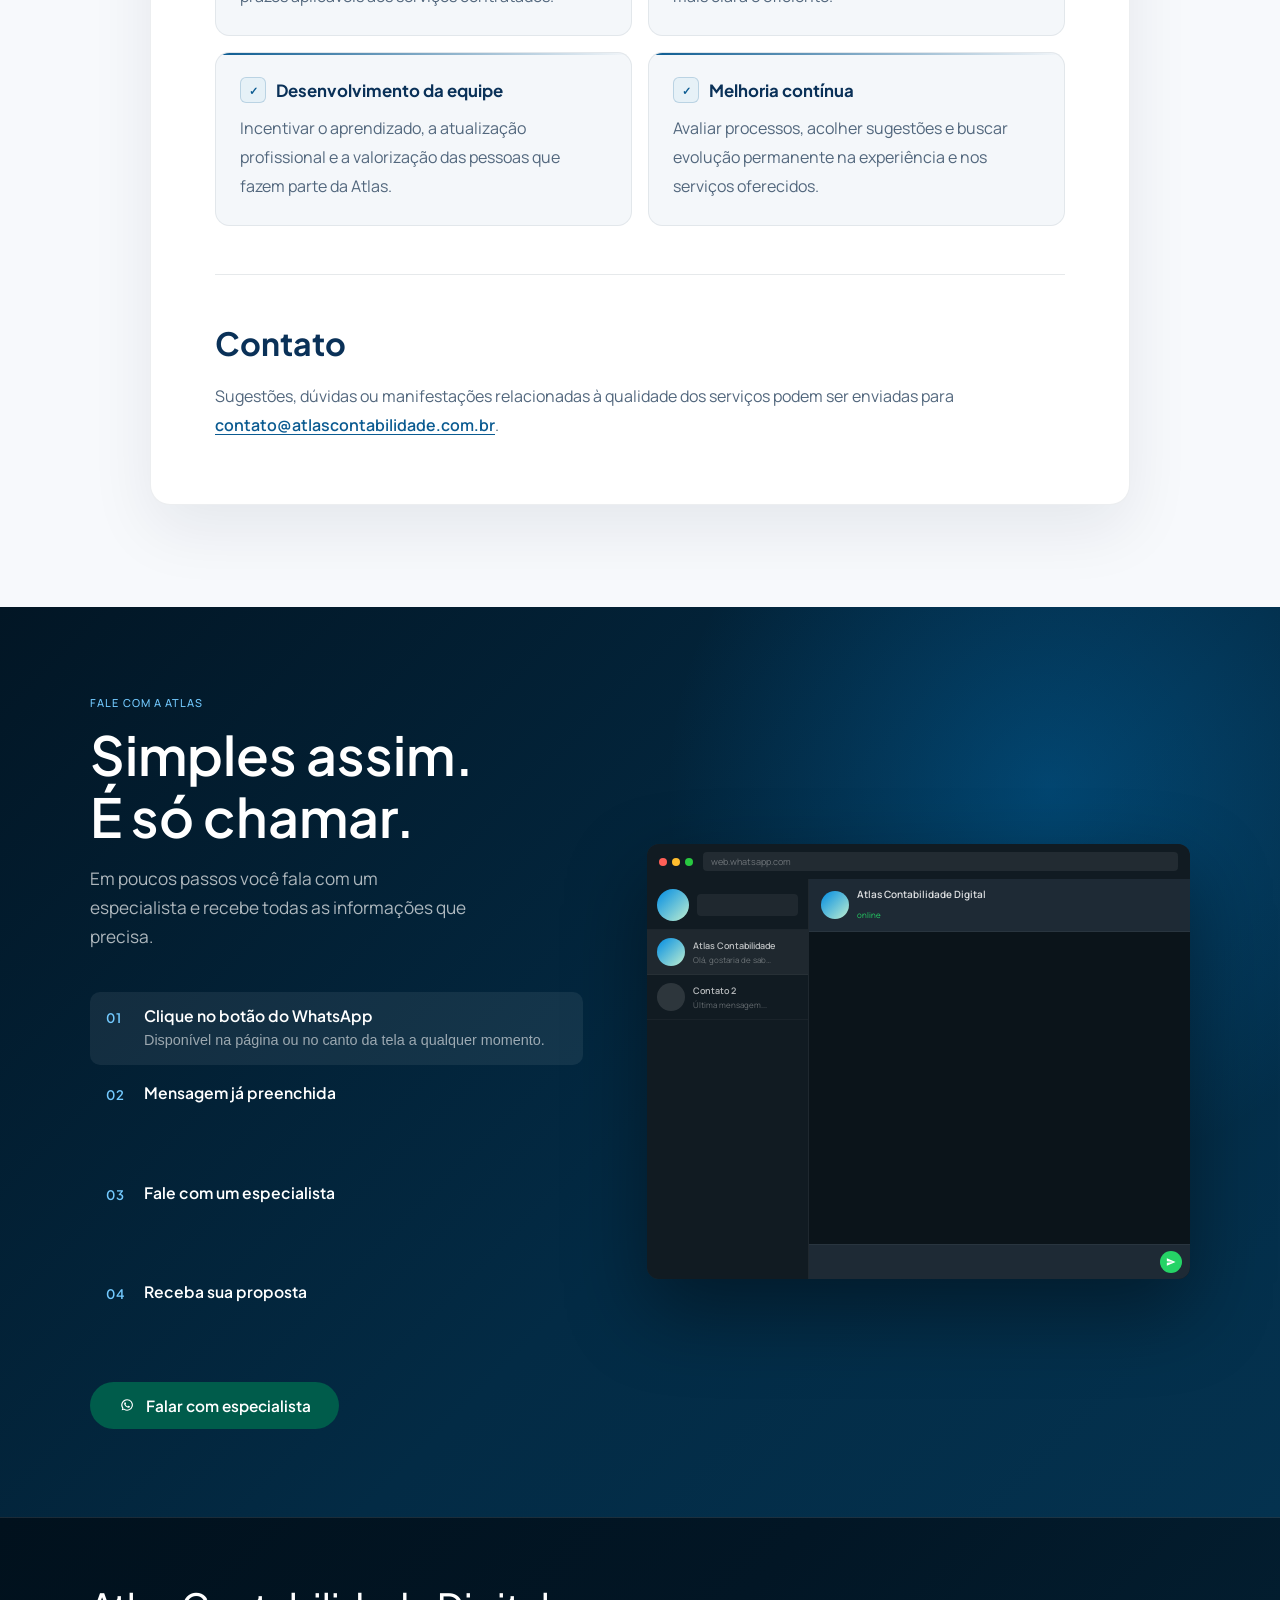
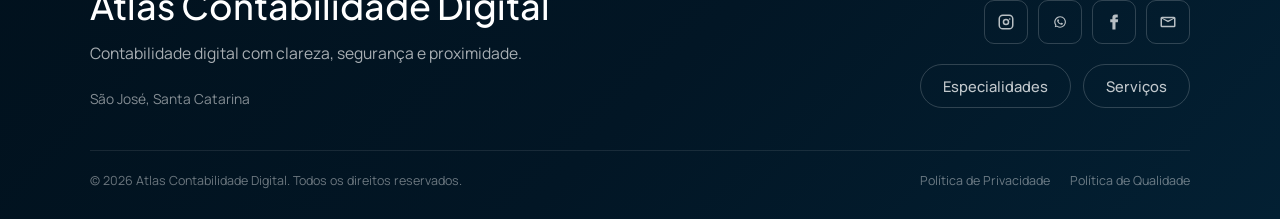
<file: politica-de-qualidade.html>
<!DOCTYPE html>
<html lang="pt-BR">
<head>
  <meta charset="UTF-8">
  <meta name="viewport" content="width=device-width, initial-scale=1.0">
  <title>Pol&iacute;tica de Qualidade | Atlas Contabilidade Digital</title>
  <meta name="description" content="Conhe&ccedil;a os compromissos que orientam a qualidade dos servi&ccedil;os da Atlas Contabilidade Digital.">
  <link rel="preconnect" href="https://fonts.googleapis.com">
  <link rel="preconnect" href="https://fonts.gstatic.com" crossorigin>
  <link href="https://fonts.googleapis.com/css2?family=Manrope:wght@400;500&family=Plus+Jakarta+Sans:wght@500;600&display=swap" rel="stylesheet">
  <link rel="stylesheet" href="css/style.css">
</head>
<body>
  <main class="policy-page">
    <header class="policy-hero policy-hero--quality" aria-labelledby="policy-title">
      <div class="policy-hero__inner">
        <p class="policy-page__eyebrow">Compromisso Atlas</p>
        <h1 id="policy-title">Pol&iacute;tica de Qualidade</h1>
        <nav class="policy-breadcrumb" aria-label="Navega&ccedil;&atilde;o estrutural">
          <a href="index.html">Home</a>
          <span aria-hidden="true">/</span>
          <span aria-current="page">Pol&iacute;tica de Qualidade</span>
        </nav>
      </div>
    </header>

    <article class="policy-content policy-content--quality">
      <div class="policy-content__inner">
        <p class="policy-content__updated">&Uacute;ltima atualiza&ccedil;&atilde;o: 24 de agosto de 2026.</p>

        <section aria-labelledby="quality-commitment">
          <h2 id="quality-commitment">Nosso compromisso</h2>
          <p>A <strong>ATLAS CONTABILIDADE E ASSESSORIA SS LTDA EPP</strong>, inscrita no CNPJ sob o n&ordm; <strong>85.411.064/0001-38</strong>, tem como compromisso prestar servi&ccedil;os cont&aacute;beis com clareza, responsabilidade, seguran&ccedil;a e proximidade, buscando compreender a realidade de cada cliente e contribuir para uma gest&atilde;o mais organizada.</p>
          <p>Nossa Pol&iacute;tica de Qualidade orienta a atua&ccedil;&atilde;o da equipe e a melhoria cont&iacute;nua dos processos, respeitando a legisla&ccedil;&atilde;o, as normas profissionais e os princ&iacute;pios &eacute;ticos aplic&aacute;veis &agrave; atividade cont&aacute;bil.</p>
        </section>

        <section aria-labelledby="quality-principles">
          <h2 id="quality-principles">Princ&iacute;pios que orientam nosso trabalho</h2>
          <div class="policy-principles">
            <article>
              <h3>Clareza e transpar&ecirc;ncia</h3>
              <p>Comunicar informa&ccedil;&otilde;es, orienta&ccedil;&otilde;es e responsabilidades de maneira compreens&iacute;vel, mantendo uma rela&ccedil;&atilde;o transparente com cada cliente.</p>
            </article>
            <article>
              <h3>Conformidade e responsabilidade</h3>
              <p>Executar os servi&ccedil;os com aten&ccedil;&atilde;o &agrave; legisla&ccedil;&atilde;o, &agrave;s normas cont&aacute;beis e &agrave;s obriga&ccedil;&otilde;es relacionadas a cada atividade.</p>
            </article>
            <article>
              <h3>Seguran&ccedil;a e confidencialidade</h3>
              <p>Tratar documentos e informa&ccedil;&otilde;es com discri&ccedil;&atilde;o, responsabilidade e cuidados adequados &agrave; prote&ccedil;&atilde;o dos dados.</p>
            </article>
            <article>
              <h3>Atendimento pr&oacute;ximo</h3>
              <p>Ouvir as necessidades dos clientes, respeitar a singularidade de cada neg&oacute;cio e oferecer orienta&ccedil;&atilde;o compat&iacute;vel com sua realidade.</p>
            </article>
            <article>
              <h3>Organiza&ccedil;&atilde;o e prazos</h3>
              <p>Manter processos organizados, acompanhar as rotinas e buscar o cumprimento consistente dos prazos aplic&aacute;veis aos servi&ccedil;os contratados.</p>
            </article>
            <article>
              <h3>Inova&ccedil;&atilde;o respons&aacute;vel</h3>
              <p>Utilizar tecnologia para simplificar processos, melhorar a comunica&ccedil;&atilde;o e tornar a rotina cont&aacute;bil mais clara e eficiente.</p>
            </article>
            <article>
              <h3>Desenvolvimento da equipe</h3>
              <p>Incentivar o aprendizado, a atualiza&ccedil;&atilde;o profissional e a valoriza&ccedil;&atilde;o das pessoas que fazem parte da Atlas.</p>
            </article>
            <article>
              <h3>Melhoria cont&iacute;nua</h3>
              <p>Avaliar processos, acolher sugest&otilde;es e buscar evolu&ccedil;&atilde;o permanente na experi&ecirc;ncia e nos servi&ccedil;os oferecidos.</p>
            </article>
          </div>
        </section>

        <section aria-labelledby="quality-contact">
          <h2 id="quality-contact">Contato</h2>
          <p>Sugest&otilde;es, d&uacute;vidas ou manifesta&ccedil;&otilde;es relacionadas &agrave; qualidade dos servi&ccedil;os podem ser enviadas para <a href="mailto:contato@atlascontabilidade.com.br">contato@atlascontabilidade.com.br</a>.</p>
        </section>
      </div>
    </article>
  </main>

  <script src="js/layout.js"></script>
  <script src="js/script.js"></script>
</body>
</html>
</file>
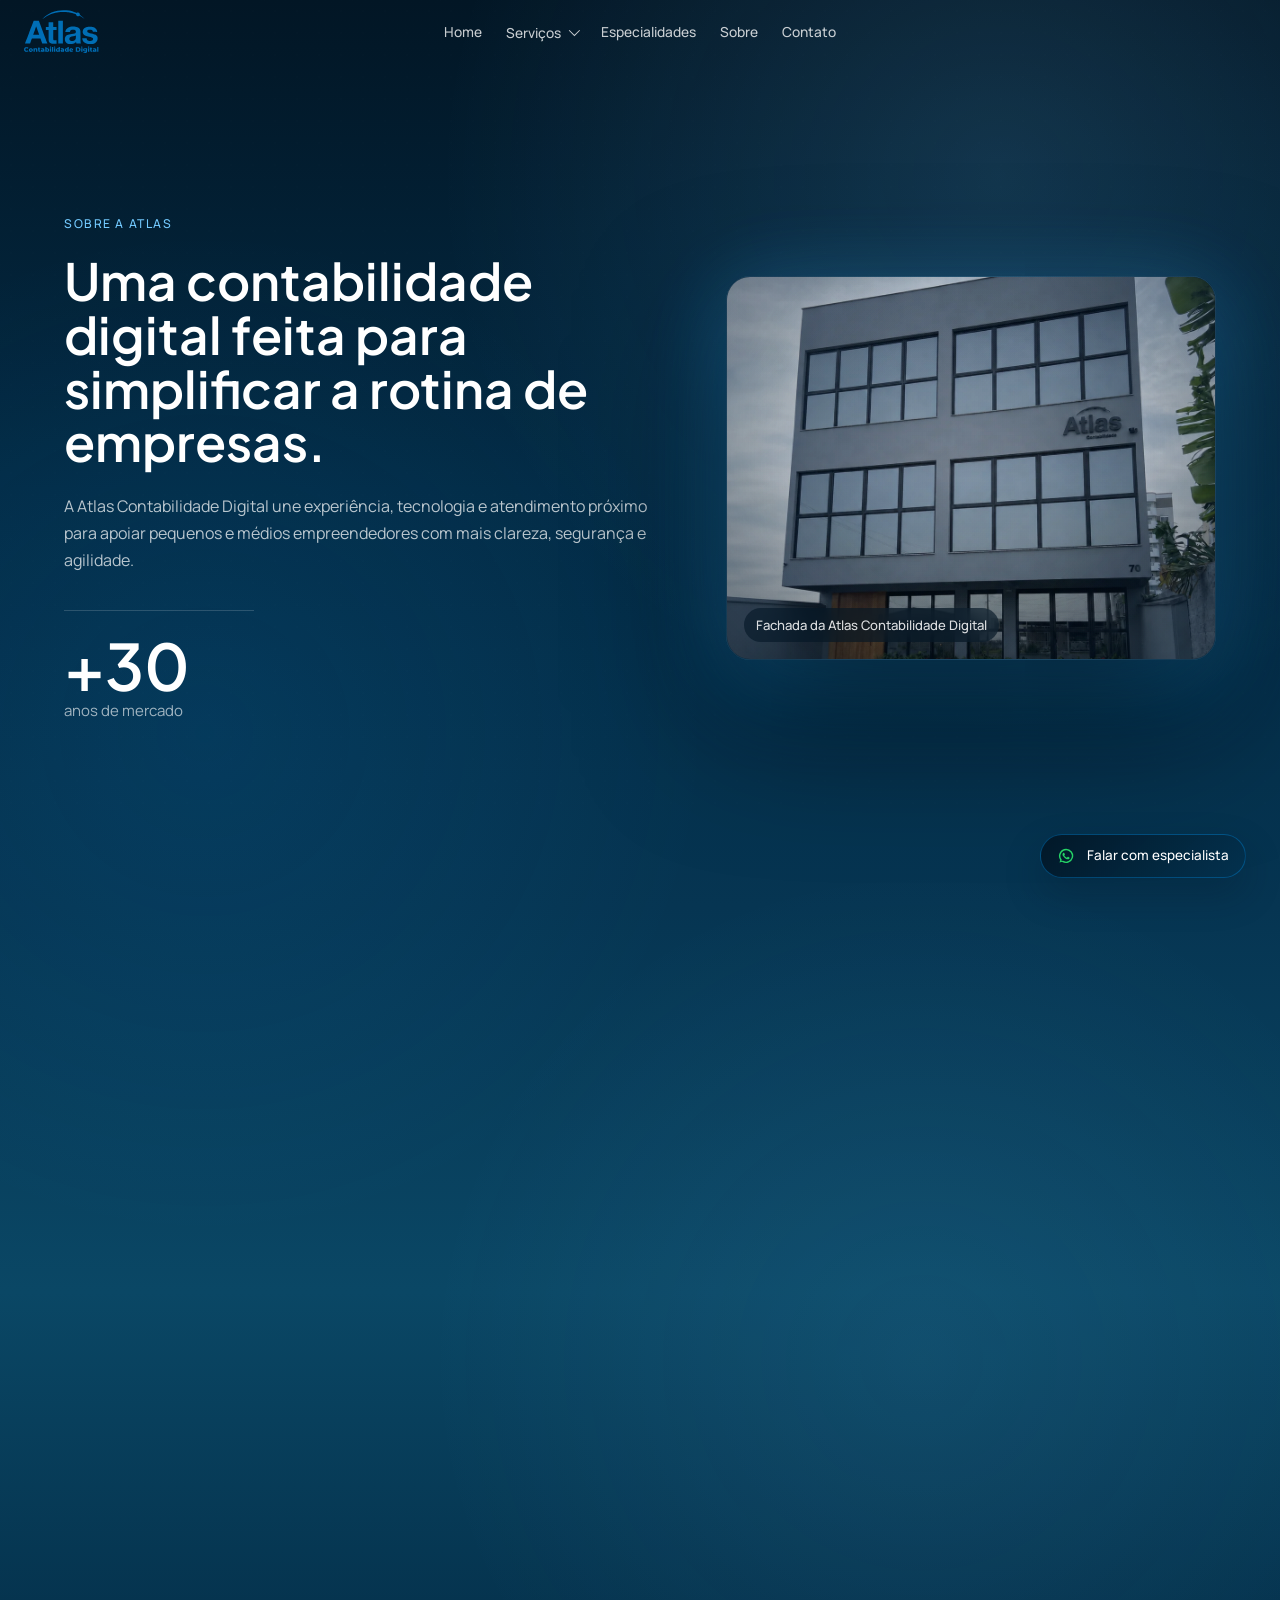
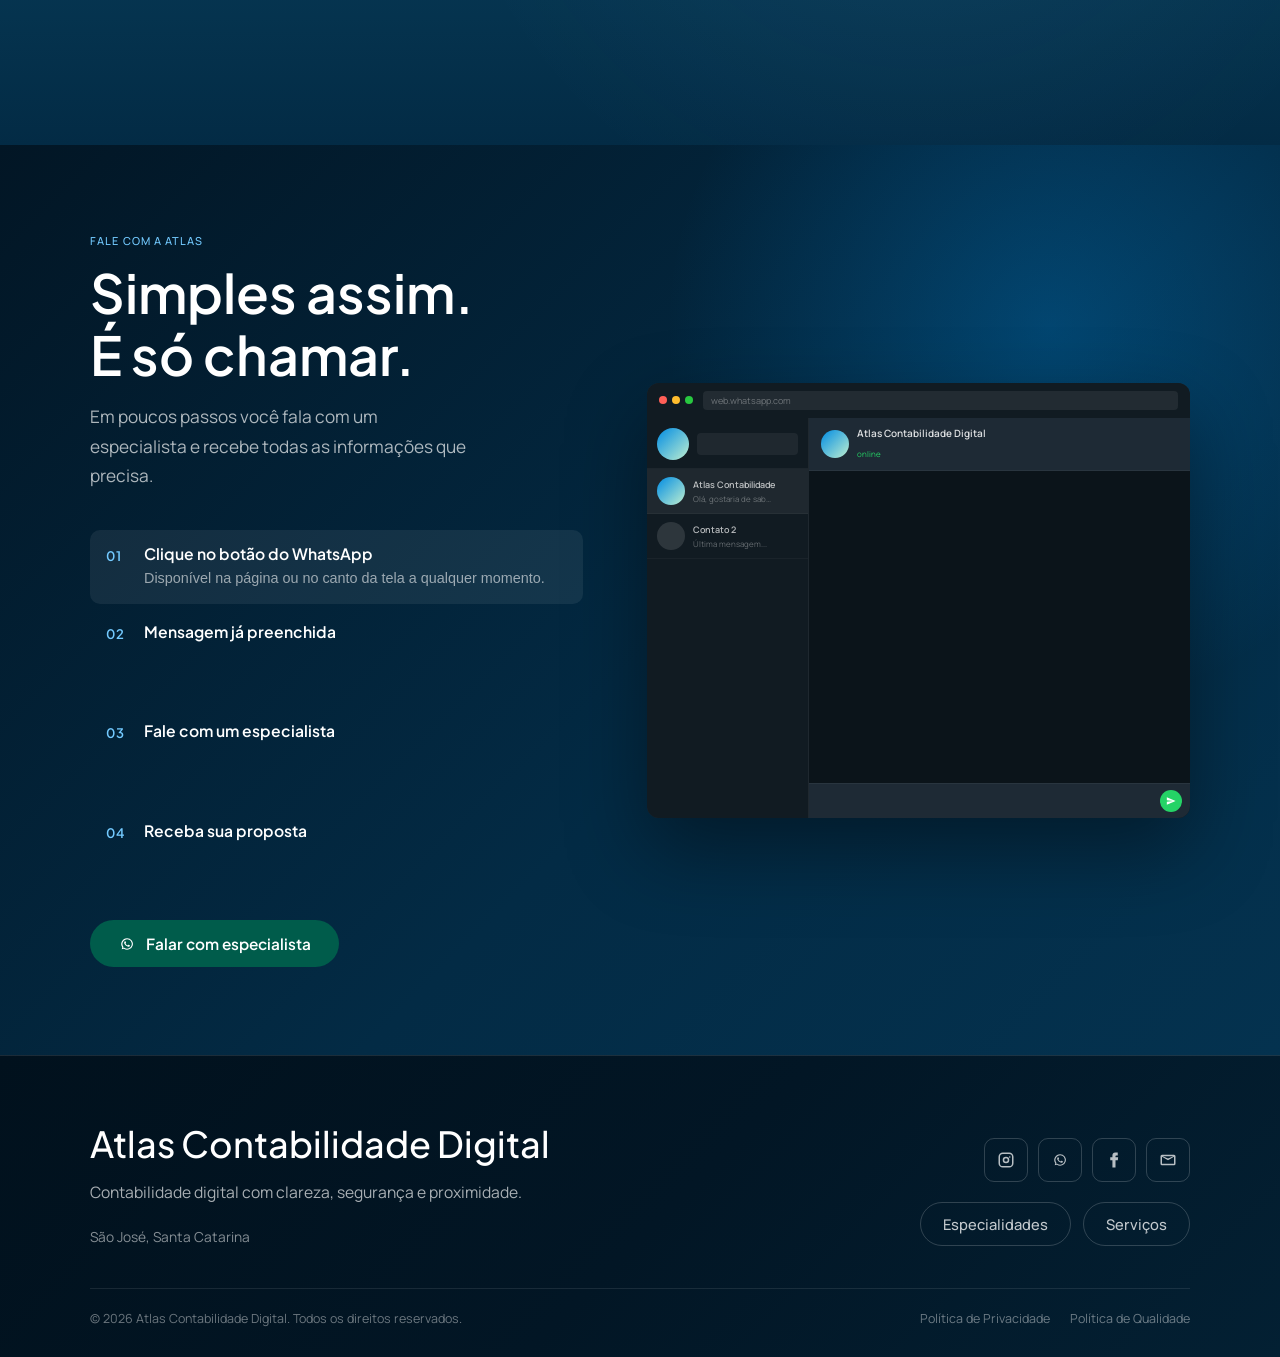
<file: sobre.html>
<!DOCTYPE html>
<html lang="pt-BR">
<head>
  <meta charset="UTF-8">
  <meta name="viewport" content="width=device-width, initial-scale=1.0">
  <title>Sobre | Atlas Contabilidade Digital</title>
  <link rel="preconnect" href="https://fonts.googleapis.com">
  <link rel="preconnect" href="https://fonts.gstatic.com" crossorigin>
  <link href="https://fonts.googleapis.com/css2?family=Manrope:wght@400;500&family=Plus+Jakarta+Sans:wght@500;600&display=swap" rel="stylesheet">
  <link rel="stylesheet" href="css/style.css">
</head>
<body class="is-loading">
  <main class="about-page">
    <section class="about-hero" aria-labelledby="page-title">
      <div class="about-hero__inner">
        <div class="about-hero__content">
          <p class="about-page__eyebrow" data-about-reveal>Sobre a Atlas</p>
          <h1 class="about-hero__title" id="page-title" data-about-reveal>
            Uma contabilidade digital feita para simplificar a rotina de empresas.
          </h1>
          <p class="about-hero__text" data-about-reveal>
            A Atlas Contabilidade Digital une experi&ecirc;ncia, tecnologia e atendimento pr&oacute;ximo para apoiar pequenos e m&eacute;dios empreendedores com mais clareza, seguran&ccedil;a e agilidade.
          </p>

          <div class="about-hero__stat" aria-label="Mais de 28 anos de mercado" data-about-reveal>
            <strong>+30</strong>
            <span>anos de mercado</span>
          </div>
        </div>

        <figure class="about-hero__photo" data-about-reveal>
          <img src="assets/images/fachada/frente_atlas.webp" alt="Fachada da Atlas Contabilidade Digital">
          <figcaption>Fachada da Atlas Contabilidade Digital</figcaption>
        </figure>
      </div>
    </section>

    <section class="about-values" aria-labelledby="about-values-title">
      <div class="about-values__inner">
        <div class="about-values__intro" data-about-reveal>
          <p class="about-page__eyebrow">Institucional</p>
          <h2 id="about-values-title">Miss&atilde;o, vis&atilde;o e valores que orientam a Atlas.</h2>
          <p>
            Nossa atua&ccedil;&atilde;o busca remover obst&aacute;culos burocr&aacute;ticos, simplificar a contabilidade e apoiar o crescimento de cada cliente com responsabilidade e proximidade.
          </p>
        </div>

        <div class="about-values__list">
          <article class="about-values__item about-principle" data-about-reveal>
            <details>
              <summary>
                <span class="about-principle__heading">
                  <span class="about-principle__label">Miss&atilde;o</span>
                  <strong>Contabilidade diferenciada para remover obst&aacute;culos e apoiar o crescimento.</strong>
                </span>
                <span class="about-principle__toggle" aria-hidden="true"></span>
              </summary>

              <div class="about-principle__content">
                <ul class="about-principle__points">
                  <li>Prestar servi&ccedil;os cont&aacute;beis de forma diferenciada.</li>
                  <li>Atender as reais necessidades dos clientes.</li>
                  <li>Remover obst&aacute;culos burocr&aacute;ticos que bloqueiam o crescimento do pequeno e m&eacute;dio empreendedor.</li>
                  <li>Oferecer solu&ccedil;&otilde;es inovadoras e tecnol&oacute;gicas.</li>
                  <li>Prezar pela excel&ecirc;ncia nos servi&ccedil;os prestados.</li>
                  <li>Superar a expectativa do cliente.</li>
                  <li>Valorizar os talentos internos.</li>
                  <li>Ser uma empresa que se tenha orgulho em trabalhar.</li>
                </ul>
              </div>
            </details>
          </article>

          <article class="about-values__item about-principle" data-about-reveal>
            <details>
              <summary>
                <span class="about-principle__heading">
                  <span class="about-principle__label">Vis&atilde;o</span>
                  <strong>Ser refer&ecirc;ncia em Contabilidade Digital com inova&ccedil;&atilde;o e respeito a cada neg&oacute;cio.</strong>
                </span>
                <span class="about-principle__toggle" aria-hidden="true"></span>
              </summary>

              <div class="about-principle__content">
                <ul class="about-principle__points">
                  <li>Ser refer&ecirc;ncia em Contabilidade Digital no Estado de Santa Catarina.</li>
                  <li>Ser uma empresa orientada para inova&ccedil;&atilde;o e tecnologia.</li>
                  <li>Simplificar a contabilidade por meio de solu&ccedil;&otilde;es diferenciadas.</li>
                  <li>Visar o resultado dos clientes.</li>
                  <li>Respeitar a singularidade de cada neg&oacute;cio.</li>
                </ul>
              </div>
            </details>
          </article>

          <article class="about-values__item about-values__item--values about-principle" data-about-reveal>
            <details>
              <summary>
                <span class="about-principle__heading">
                  <span class="about-principle__label">Valores</span>
                  <strong>Princ&iacute;pios que orientam nossas rela&ccedil;&otilde;es, processos e escolhas.</strong>
                </span>
                <span class="about-principle__toggle" aria-hidden="true"></span>
              </summary>

              <div class="about-principle__content">
                <ul class="about-principle__points">
                  <li>Inova&ccedil;&atilde;o</li>
                  <li>&Eacute;tica</li>
                  <li>Transpar&ecirc;ncia</li>
                  <li>Qualidade</li>
                  <li>Agilidade nos processos</li>
                  <li>Responsabilidade social</li>
                  <li>Paix&atilde;o pelo que fazemos</li>
                  <li>Valoriza&ccedil;&atilde;o do ser humano</li>
                  <li>Desenvolvimento de talento</li>
                </ul>
              </div>
            </details>
          </article>
        </div>
      </div>
    </section>
  </main>

  <script src="js/layout.js"></script>
  <script src="js/script.js"></script>
</body>
</html>
</file>
<file: css/style.css>
:root {
  --color-brand: #008CE3;
  --color-brand-light: #73CAFF;
  --color-brand-soft: #D8F1FF;
  --color-brand-dark: #006FAF;
  --color-brand-deep: #032B45;
  --color-primary: #04324F;
  --color-secondary: #008CE3;
  --color-secondary-strong: #006FAF;
  --color-secondary-soft: #73CAFF;
  --color-accent: #73CAFF;
  --color-whatsapp: #25D366;
  --color-whatsapp-dark: #005C4B;
  --color-whatsapp-hover: #1EBE5A;
  --color-background: #F3FAFE;
  --color-surface: #FFFFFF;
  --color-text: #142838;
  --color-muted: #5B7082;
  --color-border: #D1E4EF;
  --font-heading: "Plus Jakarta Sans", Arial, sans-serif;
  --font-body: "Manrope", Arial, sans-serif;
}

* {
  box-sizing: border-box;
}

html {
  scroll-behavior: smooth;
  overflow-x: clip;
}

body {
  margin: 0;
  font-family: var(--font-body);
  font-weight: 400;
  color: var(--color-text);
  background-color: var(--color-background);
  overflow-x: clip;
}

body.is-loading {
  overflow: hidden;
}

a {
  color: inherit;
  text-decoration: none;
}

a:focus-visible,
button:focus-visible {
  outline: 3px solid var(--color-accent);
  outline-offset: 4px;
}

@keyframes fadeSlideDown {
  from {
    opacity: 0;
    transform: translateY(-14px);
  }

  to {
    opacity: 1;
    transform: translateY(0);
  }
}

@keyframes fadeSlideUp {
  from {
    opacity: 0;
    transform: translateY(16px);
  }

  to {
    opacity: 1;
    transform: translateY(0);
  }
}

@keyframes heroMediaReveal {
  from {
    opacity: 0;
    transform: translateY(20px) scale(0.98);
  }

  to {
    opacity: 1;
    transform: translateY(0) scale(1);
  }
}

@keyframes heroSlideEnter {
  0% {
    opacity: 1;
    transform: translate3d(calc(-50% + var(--hero-side-offset, 92%)), -50%, -60px) scale(0.72);
    animation-timing-function: cubic-bezier(0.4, 0, 0.6, 1);
  }

  28% {
    opacity: 1;
    transform: translate3d(calc(-50% + var(--hero-side-offset, 92%) - 2%), -50%, 5px) scale(0.88);
    animation-timing-function: cubic-bezier(0.25, 0.46, 0.35, 1);
  }

  100% {
    opacity: 1;
    transform: translate3d(-50%, -50%, 0px) scale(1);
  }
}

@keyframes heroSlideShrink {
  0% {
    opacity: 1;
    transform: translate3d(-50%, -50%, 0px) scale(1);
  }

  100% {
    opacity: 1;
    transform: translate3d(-50%, -50%, -30px) scale(0.8);
  }
}

@keyframes heroNextSlideReveal {
  from {
    opacity: 1;
    transform: translate3d(calc(-50% + var(--hero-side-entry-offset, 160%)), -50%, -60px) scale(0.64);
  }

  to {
    opacity: 1;
    transform: translate3d(calc(-50% + var(--hero-side-offset, 92%)), -50%, -60px) scale(0.72);
  }
}

@keyframes heroSlidePushLeft {
  0% {
    opacity: 1;
    transform: translate3d(-50%, -50%, -30px) scale(0.8);
  }

  100% {
    opacity: 1;
    transform: translate3d(calc(-50% - var(--hero-side-offset, 92%)), -50%, -60px) scale(0.72);
  }
}

@keyframes heroSlideEject {
  0% {
    opacity: 1;
    transform: translate3d(calc(-50% - var(--hero-side-offset, 92%)), -50%, -60px) scale(0.72);
  }

  100% {
    opacity: 0;
    transform: translate3d(calc(-50% - 140%), -50%, -60px) scale(0.52);
  }
}

@keyframes heroImageEnterFilter {
  from {
    filter: blur(0.6px) saturate(0.64) contrast(1.04) brightness(0.48);
  }

  to {
    filter: blur(0) saturate(0.96) contrast(1.04) brightness(1);
  }
}

@keyframes heroOverlayEnter {
  from {
    opacity: 0;
  }

  to {
    opacity: 1;
  }
}

@keyframes heroImageShrinkFilter {
  from {
    filter: blur(0) saturate(0.96) contrast(1.04) brightness(1);
  }

  to {
    filter: blur(0.6px) saturate(0.64) contrast(1.04) brightness(0.48);
  }
}

@keyframes heroOverlayShrink {
  from {
    opacity: 1;
  }

  to {
    opacity: 0;
  }
}

@keyframes reviewSoftReveal {
  0% {
    opacity: 0;
    filter: saturate(0.9);
    transform: translate3d(-50%, 8px, 0) scaleX(0.96) scaleY(0.08);
  }

  100% {
    opacity: 1;
    filter: saturate(1);
    transform: translate3d(-50%, 0, 0) scaleX(1) scaleY(1);
  }
}

@keyframes reviewSoftRevealMobile {
  0% {
    opacity: 0;
    filter: saturate(0.9);
    transform: translate3d(0, 8px, 0) scaleX(0.96) scaleY(0.08);
  }

  100% {
    opacity: 1;
    filter: saturate(1);
    transform: translate3d(0, 0, 0) scaleX(1) scaleY(1);
  }
}

@keyframes reviewSoftHide {
  0% {
    opacity: 1;
    filter: saturate(1);
    transform: translate3d(-50%, 0, 0) scaleX(1) scaleY(1);
  }

  45% {
    opacity: 1;
    filter: saturate(1);
    transform: translate3d(-50%, -10px, 50px) scaleX(1.02) scaleY(1.02);
  }

  100% {
    opacity: 0;
    filter: saturate(0.9);
    transform: translate3d(-50%, -14px, 50px) scaleX(0.96) scaleY(0.06);
  }
}

@keyframes reviewSoftHideMobile {
  0% {
    opacity: 1;
    filter: saturate(1);
    transform: translate3d(0, 0, 0) scaleX(1) scaleY(1);
  }

  45% {
    opacity: 1;
    filter: saturate(1);
    transform: translate3d(0, -10px, 50px) scaleX(1.02) scaleY(1.02);
  }

  100% {
    opacity: 0;
    filter: saturate(0.9);
    transform: translate3d(0, -14px, 50px) scaleX(0.96) scaleY(0.06);
  }
}

@keyframes institutionalTextReveal {
  from {
    opacity: 0;
    transform: translateY(22px);
  }

  to {
    opacity: 1;
    transform: translateY(0);
  }
}

@keyframes institutionalPanelReveal {
  from {
    opacity: 0;
    transform: translateY(22px);
  }

  to {
    opacity: 1;
    transform: translateY(0);
  }
}

@keyframes institutionalControlsReveal {
  from {
    opacity: 0;
    transform: translate(-50%, 22px);
  }

  to {
    opacity: 1;
    transform: translate(-50%, 0);
  }
}

@keyframes institutionalLineReveal {
  from {
    opacity: 0;
    transform: scaleY(0);
  }

  to {
    opacity: 1;
    transform: scaleY(1);
  }
}

@keyframes institutionalSlideReveal {
  from {
    filter: blur(5px) saturate(0.96) contrast(1.04);
    transform: scale(1.04);
  }

  to {
    filter: blur(0) saturate(0.96) contrast(1.04);
    transform: scale(1);
  }
}

@keyframes institutionalSlideLeave {
  from {
    opacity: 1;
    filter: blur(0) saturate(0.96) contrast(1.04);
    transform: scale(1);
  }

  to {
    opacity: 0;
    filter: blur(5px) saturate(0.96) contrast(1.04);
    transform: scale(1.025);
  }
}

@keyframes institutionalBackgroundReveal {
  from {
    filter: blur(8px) saturate(0.96) contrast(1.04);
    transform: scale(1.65);
  }

  to {
    filter: blur(0) saturate(0.96) contrast(1.04);
    transform: scale(1.08);
  }
}

@keyframes marqueeSlide {
  from {
    transform: translateX(0);
  }

  to {
    transform: translateX(-50%);
  }
}

@keyframes specialtyHeaderReveal {
  from {
    opacity: 0;
    transform: translateY(18px);
  }

  to {
    opacity: 1;
    transform: translateY(0);
  }
}

@keyframes specialtyStageReveal {
  from {
    opacity: 0;
    transform: translateY(26px) scale(0.985);
  }

  to {
    opacity: 1;
    transform: translateY(0) scale(1);
  }
}

@keyframes specialtyCardReveal {
  from {
    opacity: 0;
    filter: saturate(0.82) blur(3px);
    transform: translateY(26px) scale(0.96);
  }

  to {
    opacity: 1;
    filter: saturate(1) blur(0);
    transform: translateY(0) scale(1);
  }
}

@keyframes innerHeroImageReveal {
  from {
    opacity: 0.42;
    filter: blur(7px) saturate(0.72) contrast(1.04);
    transform: scale(1.1);
  }

  to {
    opacity: 0.64;
    filter: blur(0) saturate(0.9) contrast(1.08);
    transform: scale(1.02);
  }
}

@keyframes innerHeroImageRevealMobile {
  from {
    opacity: 0.2;
    filter: blur(4px) saturate(0.72) contrast(1.02);
    transform: scale(1.06);
  }

  to {
    opacity: 0.34;
    filter: blur(0) saturate(0.82) contrast(1.08);
    transform: scale(1);
  }
}

@keyframes innerHeroTextReveal {
  from {
    opacity: 0;
    transform: translateY(22px);
  }

  to {
    opacity: 1;
    transform: translateY(0);
  }
}

@keyframes innerHeroLineReveal {
  from {
    opacity: 0;
    transform: scaleX(0);
  }

  to {
    opacity: 1;
    transform: scaleX(1);
  }
}

@keyframes specialtyTitleCursorBlink {
  0%,
  100% {
    opacity: 1;
  }

  50% {
    opacity: 0.22;
  }
}

@keyframes technologyScrollDot {
  0%,
  100% {
    opacity: 0.35;
    transform: translateY(0);
  }

  50% {
    opacity: 1;
    transform: translateY(12px);
  }
}

@keyframes technologyTimelinePulse {
  0%,
  100% {
    opacity: 0.72;
    box-shadow: 0 0 0 0 rgba(115, 202, 255, 0.24);
  }

  50% {
    opacity: 1;
    box-shadow: 0 0 0 8px rgba(115, 202, 255, 0.08);
  }
}

@keyframes innerContentReveal {
  from {
    opacity: 0;
    transform: translateY(28px);
  }

  to {
    opacity: 1;
    transform: translateY(0);
  }
}

@keyframes editorialMediaReveal {
  from {
    opacity: 0;
    filter: blur(4px) saturate(0.88);
    transform: translateY(28px) scale(0.985);
  }

  to {
    opacity: 1;
    filter: blur(0) saturate(1);
    transform: translateY(0) scale(1);
  }
}

@keyframes timelineItemReveal {
  from {
    opacity: 0;
    transform: translateY(18px);
  }

  to {
    opacity: 1;
    transform: translateY(0);
  }
}

@keyframes pageLoaderFallbackConstruct {
  0% {
    opacity: 0;
    clip-path: inset(0 100% 0 0);
    filter: blur(5px) drop-shadow(0 18px 34px rgba(0, 0, 0, 0.24));
    transform: translateY(8px) scale(0.985);
  }

  54% {
    opacity: 1;
    clip-path: inset(0 34% 0 0);
    filter: blur(2px) drop-shadow(0 18px 34px rgba(0, 0, 0, 0.24));
    transform: translateY(2px) scale(0.995);
  }

  100% {
    opacity: 1;
    clip-path: inset(0 0 0 0);
    filter: blur(0) drop-shadow(0 18px 34px rgba(0, 0, 0, 0.24));
    transform: translateY(0) scale(1);
  }
}

@keyframes pageLoaderFallbackDeconstruct {
  0% {
    opacity: 1;
    clip-path: inset(0 0 0 0);
    filter: blur(0) drop-shadow(0 18px 34px rgba(0, 0, 0, 0.24));
    transform: translateY(0) scale(1);
  }

  18% {
    opacity: 1;
    clip-path: inset(0 0 0 0);
    filter: blur(0) drop-shadow(0 18px 34px rgba(0, 0, 0, 0.24));
    transform: translateY(0) scale(1);
  }

  46% {
    opacity: 0.9;
    clip-path: inset(0 28% 0 0);
    filter: blur(1.5px) drop-shadow(0 18px 34px rgba(0, 0, 0, 0.24));
    transform: translateY(-1px) scale(0.995);
  }

  100% {
    opacity: 0;
    clip-path: inset(0 100% 0 0);
    filter: blur(5px) drop-shadow(0 18px 34px rgba(0, 0, 0, 0.24));
    transform: translateY(-6px) scale(0.985);
  }
}

@keyframes atlasLoaderMarkAppear {
  0% {
    opacity: 0;
    transform: scale(0.985);
  }

  100% {
    opacity: 1;
    transform: scale(1);
  }
}

@keyframes atlasLoaderPathWrite {
  0% {
    fill-opacity: 0;
    stroke-dashoffset: var(--path-length);
    stroke-opacity: 0;
  }

  12% {
    fill-opacity: 0;
    opacity: 1;
    stroke-opacity: 1;
  }

  72% {
    fill-opacity: 0;
    stroke-dashoffset: 0;
    stroke-opacity: 1;
  }

  100% {
    fill-opacity: 1;
    stroke-dashoffset: 0;
    stroke-opacity: 0;
  }
}

@keyframes atlasLoaderPathErase {
  0% {
    fill-opacity: 1;
    stroke-dashoffset: 0;
    stroke-opacity: 0;
  }

  12% {
    fill-opacity: 0;
    stroke-dashoffset: 0;
    stroke-opacity: 1;
  }

  100% {
    fill-opacity: 0;
    stroke-dashoffset: var(--path-length);
    stroke-opacity: 0.16;
  }
}

@keyframes atlasLoaderLogoSettle {
  0% {
    transform: scale(0.997);
  }

  52% {
    transform: scale(1.006);
  }

  100% {
    transform: scale(1);
  }
}

.page-loader {
  position: fixed;
  inset: 0;
  z-index: 100;
  display: grid;
  place-items: center;
  background: linear-gradient(135deg, #021625 0%, var(--color-brand-deep) 48%, var(--color-brand-dark) 100%);
  opacity: 1;
  visibility: visible;
  transition: opacity 0.45s ease, visibility 0.45s ease;
}

.page-loader__fallback {
  display: block;
  width: min(220px, 52vw);
  height: auto;
  filter: drop-shadow(0 18px 34px rgba(0, 0, 0, 0.24));
  transform-origin: center;
}

.page-loader__fallback {
  animation: pageLoaderFallbackConstruct 0.92s cubic-bezier(0.22, 1, 0.36, 1) both;
}

.page-loader__mark {
  position: relative;
  display: grid;
  place-items: center;
  width: min(220px, 52vw);
  aspect-ratio: 651 / 383;
  filter: drop-shadow(0 18px 34px rgba(0, 0, 0, 0.24));
  animation: atlasLoaderMarkAppear 0.32s ease both;
}

.page-loader__logo {
  position: relative;
  z-index: 1;
  display: block;
  width: 100%;
  height: auto;
  overflow: visible;
}

.atlas-loader-logo__path {
  fill: var(--path-fill);
  fill-opacity: 1;
  stroke: var(--path-fill);
  stroke-width: 2.4;
  stroke-linecap: round;
  stroke-linejoin: round;
  stroke-dasharray: var(--path-length);
  stroke-dashoffset: 0;
  stroke-opacity: 0;
  transform-box: fill-box;
  transform-origin: center;
}

.page-loader.is-loader-ready .atlas-loader-logo__path {
  animation: atlasLoaderPathWrite 0.96s cubic-bezier(0.22, 1, 0.36, 1) var(--path-enter-delay) both;
}

.page-loader.is-loader-ready .atlas-loader-logo {
  animation: atlasLoaderLogoSettle 0.42s ease 1.36s both;
}

body.is-loaded .page-loader {
  opacity: 0;
  visibility: hidden;
  pointer-events: none;
}

body.is-page-leaving {
  overflow: hidden;
}

body.is-page-leaving .page-loader {
  opacity: 1;
  visibility: visible;
  pointer-events: auto;
  transition-duration: 0.18s;
}

body.is-page-leaving .page-loader__fallback {
  animation: pageLoaderFallbackDeconstruct 0.52s cubic-bezier(0.64, 0, 0.78, 0) both;
}

body.is-page-leaving .page-loader.is-loader-ready .atlas-loader-logo {
  animation: atlasLoaderLogoSettle 0.32s ease reverse both;
}

body.is-page-leaving .page-loader.is-loader-ready .atlas-loader-logo__path {
  animation: atlasLoaderPathErase 0.54s cubic-bezier(0.64, 0, 0.78, 0) var(--path-exit-delay) both;
}

@media (prefers-reduced-motion: reduce) {
  .page-loader__fallback,
  .page-loader__mark,
  .page-loader.is-loader-ready .atlas-loader-logo,
  .page-loader.is-loader-ready .atlas-loader-logo__path,
  body.is-page-leaving .page-loader__fallback,
  body.is-page-leaving .page-loader.is-loader-ready .atlas-loader-logo,
  body.is-page-leaving .page-loader.is-loader-ready .atlas-loader-logo__path {
    animation: none;
    clip-path: inset(0 0 0 0);
    opacity: 1;
  }

  .atlas-loader-logo__path {
    fill-opacity: 1;
    stroke-dashoffset: 0;
    stroke-opacity: 0;
  }
}

.site-header {
  position: fixed;
  top: 0;
  left: 0;
  right: 0;
  z-index: 10;
  display: flex;
  align-items: center;
  justify-content: space-between;
  gap: 14px;
  min-height: 64px;
  padding: 8px 18px;
  background-color: transparent;
  border-bottom: 1px solid transparent;
}

.site-header.is-scrolled {
  background: linear-gradient(90deg, rgba(2, 22, 37, 0.9) 0%, rgba(3, 43, 69, 0.82) 52%, rgba(0, 111, 175, 0.52) 100%);
  backdrop-filter: blur(18px);
  border-color: rgba(255, 255, 255, 0.1);
  box-shadow: none;
}

.site-header.is-institutional {
  background: linear-gradient(90deg, rgba(2, 22, 37, 0.9) 0%, rgba(3, 43, 69, 0.82) 52%, rgba(0, 111, 175, 0.52) 100%);
  backdrop-filter: blur(18px);
  border-color: rgba(255, 255, 255, 0.1);
  box-shadow: none;
}

.site-header.is-differentials {
  background: linear-gradient(90deg, rgba(2, 22, 37, 0.9) 0%, rgba(3, 43, 69, 0.82) 52%, rgba(0, 111, 175, 0.52) 100%);
  backdrop-filter: blur(18px);
  border-color: rgba(255, 255, 255, 0.1);
  box-shadow: none;
}

.site-header__brand {
  display: inline-flex;
  align-items: center;
  justify-self: start;
  width: fit-content;
  line-height: 0;
}

.site-header__brand:hover {
  opacity: 0.86;
  transform: translateY(-1px);
}

.site-header__brand img {
  display: block;
  width: auto;
  height: 42px;
  filter: saturate(108%) brightness(78%);
}

.site-header__toggle {
  display: inline-flex;
  flex-direction: column;
  justify-content: center;
  gap: 5px;
  width: 42px;
  height: 42px;
  padding: 0;
  background: transparent;
  border: 1px solid rgba(255, 255, 255, 0.28);
  border-radius: 8px;
  cursor: pointer;
}

.site-header__toggle span {
  display: block;
  width: 21px;
  height: 2px;
  margin: 0 auto;
  background-color: var(--color-surface);
  border-radius: 999px;
}

.site-header.is-scrolled .site-header__toggle {
  border-color: rgba(255, 255, 255, 0.28);
}

.site-header.is-scrolled .site-header__toggle span {
  background-color: var(--color-surface);
}

.site-header__nav {
  position: absolute;
  top: 100%;
  left: 0;
  right: 0;
  display: none;
  flex-direction: column;
  gap: 4px;
  padding: 16px 20px 20px;
  background-color: var(--color-surface);
  border-bottom: 1px solid var(--color-border);
}

.site-header__nav.is-open {
  display: flex;
}

.site-header.is-scrolled .site-header__nav.is-open {
  background-color: rgba(3, 43, 69, 0.96);
  border-color: rgba(255, 255, 255, 0.12);
}

.site-header__nav a,
.site-header__dropdown-button {
  position: relative;
  display: inline-flex;
  align-items: center;
  padding: 10px 0;
  color: var(--color-muted);
  font-family: inherit;
  font-size: 1rem;
  font-weight: 500;
  letter-spacing: 0;
  background: transparent;
  border: 0;
  cursor: pointer;
  transition: color 0.2s ease, transform 0.2s ease;
}

.site-header__dropdown {
  position: relative;
}

.site-header__dropdown-button::after {
  content: "";
  width: 7px;
  height: 7px;
  margin-left: 8px;
  border-right: 1.5px solid currentColor;
  border-bottom: 1.5px solid currentColor;
  transform: rotate(45deg) translateY(-2px);
  transition: transform 0.2s ease;
}

.site-header__dropdown.is-open .site-header__dropdown-button::after {
  transform: rotate(225deg) translate(-2px, -1px);
}

.site-header__nav > a::after,
.site-header__dropdown-button::before {
  content: "";
  position: absolute;
  left: 0;
  bottom: 4px;
  width: 100%;
  height: 2px;
  background-color: var(--color-secondary);
  border-radius: 999px;
  transform: scaleX(0);
  transform-origin: center;
  transition: transform 0.2s ease;
}

.site-header__nav a:hover,
.site-header__dropdown-button:hover {
  color: var(--color-secondary);
  transform: translateY(-1px);
}

.site-header__nav > a:hover::after,
.site-header__dropdown-button:hover::before {
  transform: scaleX(1);
}

.site-header__dropdown-menu {
  display: none;
  flex-direction: column;
  gap: 2px;
  padding: 8px 0 0 14px;
}

.site-header__dropdown.is-open .site-header__dropdown-menu {
  display: flex;
}

.site-header__dropdown-menu a {
  padding: 8px 0;
  font-size: 0.94rem;
  font-weight: 500;
}

.site-header.is-scrolled .site-header__dropdown-menu a {
  color: rgba(255, 255, 255, 0.78);
}

.site-header__client {
  display: none;
  align-items: center;
  justify-content: center;
  min-height: 36px;
  padding: 0 18px;
  color: var(--color-primary);
  font-size: 0.84rem;
  font-weight: 500;
  background-color: var(--color-surface);
  border: 1px solid var(--color-surface);
  border-radius: 999px;
  transition: color 0.2s ease, border-color 0.2s ease, background-color 0.2s ease;
}

.site-header__social {
  display: none;
  align-items: center;
  gap: 7px;
  margin-left: auto;
}

.site-header__social a {
  display: inline-flex;
  align-items: center;
  justify-content: center;
  width: 36px;
  height: 36px;
  color: rgba(255, 255, 255, 0.72);
  border: 1px solid rgba(255, 255, 255, 0.2);
  border-radius: 8px;
  transition: color 0.2s ease, border-color 0.2s ease, transform 0.2s ease;
}

.site-header__social a:hover {
  color: var(--color-surface);
  border-color: rgba(255, 255, 255, 0.5);
  transform: translateY(-1px);
}

.site-header__social svg {
  width: 17px;
  height: 17px;
}

.site-header__client:hover {
  color: var(--color-primary);
  background-color: rgba(255, 255, 255, 0.86);
  border-color: rgba(255, 255, 255, 0.86);
}

.site-header.is-scrolled .site-header__nav > a,
.site-header.is-scrolled .site-header__dropdown-button,
.site-header.is-scrolled .site-header__client {
  color: var(--color-surface);
}

.site-header.is-scrolled .site-header__client {
  color: var(--color-primary);
  background-color: var(--color-surface);
  border-color: var(--color-surface);
}

.site-header.is-scrolled .site-header__client:hover {
  color: var(--color-primary);
  background-color: rgba(255, 255, 255, 0.86);
  border-color: rgba(255, 255, 255, 0.86);
}

.site-header__cta {
  display: inline-flex;
  align-items: center;
  justify-content: center;
  min-height: 40px;
  margin-top: 8px;
  padding: 0 16px;
  color: var(--color-primary) !important;
  background-color: rgba(0, 140, 227, 0.15);
  border: 1px solid rgba(0, 140, 227, 0.48);
  border-radius: 8px;
}

.site-header__cta:hover {
  background-color: var(--color-accent);
  color: var(--color-surface) !important;
}

.hero {
  position: relative;
  isolation: isolate;
  display: grid;
  gap: 42px;
  min-height: 100vh;
  padding: 118px 20px 88px;
  overflow: hidden;
  background:
    radial-gradient(circle at var(--hero-x, 50%) var(--hero-y, 30%), rgba(0, 140, 227, 0.68), transparent 30%),
    linear-gradient(135deg, #021625 0%, var(--color-brand-deep) 42%, var(--color-brand-dark) 100%);
}

.hero::before {
  content: "";
  position: absolute;
  inset: 0;
  z-index: -2;
  background:
    linear-gradient(120deg, rgba(255, 255, 255, 0.1), transparent 32%),
    radial-gradient(circle at 82% 18%, rgba(115, 202, 255, 0.2), transparent 24%),
    radial-gradient(circle at 58% 78%, rgba(0, 140, 227, 0.22), transparent 34%);
}

.hero__background {
  position: absolute;
  inset: 0;
  z-index: -1;
  background-image:
    linear-gradient(rgba(255, 255, 255, 0.035) 1px, transparent 1px),
    linear-gradient(90deg, rgba(255, 255, 255, 0.035) 1px, transparent 1px);
  background-size: 54px 54px;
  mask-image: linear-gradient(to bottom, rgba(0, 0, 0, 0.95), transparent 90%);
}

.hero__content {
  max-width: 600px;
  align-self: center;
}

.hero__eyebrow,
.hero__title,
.hero__text,
.hero__actions {
  animation: fadeSlideUp 0.9s cubic-bezier(0.22, 1, 0.36, 1) both;
}

.hero__eyebrow {
  margin: 0 0 18px;
  color: rgba(255, 255, 255, 0.72);
  font-size: 0.8rem;
  font-weight: 500;
  text-transform: uppercase;
  animation-delay: 1.32s;
}

.hero__title {
  margin: 0;
  max-width: 620px;
  color: var(--color-surface);
  font-family: var(--font-heading);
  font-size: clamp(2.35rem, 7vw, 4.2rem);
  line-height: 1.04;
  font-weight: 600;
  letter-spacing: 0;
  animation-delay: 1.42s;
}

.hero__title-highlight {
  color: transparent;
  background: linear-gradient(120deg, var(--color-brand-soft) 0%, var(--color-brand) 48%, var(--color-brand-light) 100%);
  background-clip: text;
  -webkit-background-clip: text;
}

.hero__text {
  max-width: 560px;
  margin: 22px 0 0;
  color: rgba(255, 255, 255, 0.74);
  font-size: 1.02rem;
  line-height: 1.7;
  animation-delay: 1.52s;
}

.hero__actions {
  display: flex;
  flex-wrap: wrap;
  gap: 12px;
  margin-top: 32px;
  animation-delay: 1.62s;
}

.hero__button {
  display: inline-flex;
  align-items: center;
  justify-content: center;
  min-height: 46px;
  padding: 0 20px;
  font-size: 0.94rem;
  font-weight: 500;
  border-radius: 999px;
  transition: transform 0.2s ease, background-color 0.2s ease, border-color 0.2s ease, color 0.2s ease;
}

.hero__button:hover {
  transform: translateY(-2px);
}

.hero__button--primary {
  color: var(--color-primary);
  background-color: var(--color-surface);
  border: 1px solid var(--color-surface);
}

.hero__button--secondary {
  color: var(--color-surface);
  background-color: rgba(255, 255, 255, 0.08);
  border: 1px solid rgba(255, 255, 255, 0.22);
}

.hero__media {
  width: 100%;
  align-self: center;
}

.hero__carousel {
  --hero-side-offset: 108%;
  --hero-side-entry-offset: 188%;
  position: relative;
  margin: 0 auto;
  margin-right: 20%;
  animation: heroMediaReveal 1.05s cubic-bezier(0.22, 1, 0.36, 1) 1.45s both;
}

.hero__slides {
  isolation: isolate;
  position: relative;
  min-height: 330px;
  overflow: visible;
  perspective: 900px;
}

.hero__slide {
  position: absolute;
  display: block;
  top: 50%;
  left: 50%;
  z-index: 1;
  margin: 0;
  width: 74%;
  height: 92%;
  opacity: 0;
  overflow: hidden;
  border: 1px solid rgba(255, 255, 255, 0.14);
  border-radius: 14px;
  box-shadow: 0 18px 42px rgba(0, 0, 0, 0.14);
  transform: translate3d(-50%, -50%, -60px) scale(0.72);
  will-change: transform, opacity;
  transition: none;
}

.hero__slide::after {
  content: "";
  position: absolute;
  inset: 0;
  z-index: 1;
  opacity: 0;
  pointer-events: none;
  background: none;
  transition: opacity 0.42s ease, background 0.42s ease;
}

.hero__slide-picture {
  display: block;
  width: 100%;
  height: 100%;
}

.hero__slide-image {
  display: block;
  width: 100%;
  height: 100%;
  object-fit: cover;
  filter: blur(0.4px) saturate(0.82) contrast(1.04);
  transition: filter 0.48s ease;
}

.hero__slide.is-active {
  z-index: 3;
  opacity: 1;
  transform: translate3d(-50%, -50%, 0px) scale(1);
  box-shadow: 0 28px 64px rgba(0, 0, 0, 0.22);
  animation: heroSlideEnter 1.5s linear both;
}

.hero__slide.is-active .hero__slide-image,
.hero__slide.is-shrinking .hero__slide-image {
  filter: blur(0) saturate(0.96) contrast(1.04);
}

.hero__slide.is-active .hero__slide-image {
  animation: heroImageEnterFilter 1.5s linear both;
}

.hero__slide.is-shrinking .hero__slide-image {
  animation: heroImageShrinkFilter 0.36s ease both;
}

.hero__slide.is-active::after,
.hero__slide.is-shrinking::after {
  opacity: 1;
  background:
    radial-gradient(circle at center, rgba(255, 255, 255, 0.08) 0%, rgba(6, 26, 43, 0.1) 44%, rgba(6, 26, 43, 0.38) 82%),
    linear-gradient(90deg, rgba(6, 26, 43, 0.58) 0%, rgba(6, 26, 43, 0.1) 38%, rgba(6, 26, 43, 0.1) 62%, rgba(6, 26, 43, 0.58) 100%),
    linear-gradient(180deg, rgba(6, 26, 43, 0.24) 0%, rgba(6, 26, 43, 0.04) 48%, rgba(6, 26, 43, 0.5) 100%);
}

.hero__slide.is-active::after {
  animation: heroOverlayEnter 1.5s linear both;
}

.hero__slide.is-shrinking::after {
  animation: heroOverlayShrink 0.36s ease both;
}

.hero__slide.is-shrinking {
  z-index: 5;
  animation: heroSlideShrink 0.26s cubic-bezier(0.33, 1, 0.68, 1) both;
}

.hero__slide.is-previous {
  z-index: 2;
  opacity: 1;
  transform: translate3d(calc(-50% - var(--hero-side-offset)), -50%, -60px) scale(0.72);
  animation: heroSlidePushLeft 0.68s cubic-bezier(0.4, 0, 0.75, 1) both;
}

.hero__slide.is-previous .hero__slide-image {
  filter: blur(0.6px) saturate(0.64) contrast(1.04) brightness(0.48);
}

.hero__slide.is-ejecting {
  z-index: 1;
  pointer-events: none;
  animation: heroSlideEject 0.74s cubic-bezier(0.4, 0.1, 0.75, 1) both;
}

.hero__slide.is-ejecting .hero__slide-image {
  filter: blur(1.4px) saturate(0.46) contrast(1.02) brightness(0.28);
}

.hero__slide.is-next {
  z-index: 2;
  opacity: 1;
  transform: translate3d(calc(-50% + var(--hero-side-offset)), -50%, -60px) scale(0.72);
  animation: heroNextSlideReveal 1.12s cubic-bezier(0.25, 0.46, 0.35, 1) both;
}

.hero__slide.is-next .hero__slide-image {
  filter: blur(0.6px) saturate(0.64) contrast(1.04) brightness(0.48);
}

.hero__review {
  position: absolute;
  top: calc(100% - 24px);
  left: 50%;
  z-index: 1;
  width: min(84%, 390px);
  min-height: 140px;
  padding: 16px 18px;
  color: var(--color-text);
  background-color: #FFFFFF;
  border: 1px solid rgba(255, 255, 255, 0.72);
  border-radius: 13px;
  box-shadow: 0 18px 44px rgba(3, 43, 69, 0.2);
  opacity: 0;
  filter: saturate(0.88);
  pointer-events: none;
  transform: translate3d(-50%, 8px, 0) scaleX(0.96) scaleY(0.08);
  transform-origin: center;
  transition:
    opacity 0.34s ease,
    transform 0.48s cubic-bezier(0.4, 0, 0.2, 1),
    filter 0.34s ease;
  will-change: transform, opacity;
}

.hero__review.is-active {
  z-index: 5;
  opacity: 1;
  filter: saturate(1);
  pointer-events: auto;
  transform: translate3d(-50%, 0, 0) scaleX(1) scaleY(1);
  animation: reviewSoftReveal 0.58s cubic-bezier(0.22, 1, 0.36, 1) 0.06s both;
}

.hero__review.is-previous {
  z-index: 2;
  opacity: 0;
  visibility: hidden;
  transform: translate3d(-50%, 8px, 0) scaleX(0.96) scaleY(0.08);
}

.hero__review.is-next {
  z-index: 2;
  opacity: 0;
  visibility: hidden;
  transform: translate3d(-50%, 8px, 0) scaleX(0.96) scaleY(0.08);
}

.hero__review.is-waiting {
  z-index: 1;
  opacity: 0;
  pointer-events: none;
  transform: translate3d(-50%, 8px, 0) scaleX(0.96) scaleY(0.08);
}

.hero__review.is-leaving {
  z-index: 6;
  opacity: 1;
  pointer-events: none;
  transform: translate3d(-50%, 0, 0) scaleX(1) scaleY(1);
  animation: reviewSoftHide 0.48s cubic-bezier(0.25, 0, 0.3, 1) both;
}

.hero__review-rating {
  color: var(--color-accent);
  font-size: 0.82rem;
  letter-spacing: 2px;
}

.hero__review p {
  margin: 12px 0 14px;
  font-size: 0.86rem;
  line-height: 1.55;
}

.hero__review strong,
.hero__review span {
  display: block;
}

.hero__review strong {
  color: var(--color-primary);
  font-size: 0.84rem;
}

.hero__review span {
  margin-top: 3px;
  color: var(--color-muted);
  font-size: 0.76rem;
}

.institutional-section {
  position: relative;
  isolation: isolate;
  display: flex;
  align-items: center;
  min-height: 86vh;
  padding: 96px 20px;
  overflow: hidden;
  color: var(--color-surface);
  background-color: var(--color-primary);
}

.institutional-section__background,
.institutional-section__overlay {
  position: absolute;
  inset: 0;
}

.institutional-section__background {
  z-index: -2;
  transform: scale(1.65);
  transform-origin: center;
  filter: blur(8px) saturate(0.96) contrast(1.04);
  will-change: filter, transform;
}

.institutional-section__slide {
  position: absolute;
  inset: 0;
  width: 100%;
  height: 100%;
  opacity: 0;
  z-index: 0;
  transform: scale(1.04);
  filter: blur(5px) saturate(0.96) contrast(1.04);
  transition: opacity 1.9s ease, filter 1.9s ease, transform 1.9s ease;
}

.institutional-section__slide:nth-child(1) {
  --institutional-focus-x: 50%;
  --institutional-focus-y: 48%;
}

.institutional-section__slide:nth-child(2) {
  --institutional-focus-x: 50%;
  --institutional-focus-y: 13%;
}

.institutional-section__slide-image {
  display: block;
  width: 100%;
  height: 100%;
  object-fit: cover;
  object-position: var(--institutional-focus-x, 50%) var(--institutional-focus-y, 50%);
}

.institutional-section__slide:nth-child(3) {
  --institutional-focus-x: 20%;
  --institutional-focus-y: 16%;
}

.institutional-section__slide:nth-child(4) {
  --institutional-focus-x: 64%;
  --institutional-focus-y: 25%;
}

.institutional-section__slide.is-active {
  opacity: 1;
  z-index: 2;
  transition: filter 3.2s ease, transform 3.2s ease;
  animation: institutionalSlideReveal 3.2s ease both;
}

.institutional-section__slide.is-leaving {
  z-index: 3;
  opacity: 1;
  filter: blur(0) saturate(0.96) contrast(1.04);
  transform: scale(1);
  transition: opacity 1.9s ease, filter 1.9s ease, transform 1.9s ease;
}

.institutional-section__slide.is-leaving-out {
  animation: institutionalSlideLeave 1.9s ease both;
}

.institutional-section.is-visible .institutional-section__background {
  animation: institutionalBackgroundReveal 1.7s ease-out both;
}

.institutional-section__overlay {
  z-index: -1;
  background:
    linear-gradient(90deg, rgba(6, 26, 43, 0.76) 0%, rgba(6, 26, 43, 0.44) 38%, rgba(0, 140, 227, 0.08) 72%),
    radial-gradient(circle at center, rgba(0, 140, 227, 0.1) 0%, rgba(6, 26, 43, 0.42) 74%),
    linear-gradient(180deg, rgba(6, 26, 43, 0.22) 0%, rgba(6, 26, 43, 0.36) 48%, rgba(6, 26, 43, 0.82) 100%);
}

.institutional-section__layout {
  position: relative;
  z-index: 1;
  display: grid;
  grid-template-columns: minmax(300px, 420px) minmax(0, 1fr);
  align-items: center;
  width: 100%;
  height: 100%;
  margin: 0 auto;
}

.institutional-section__stats {
  padding: 56px 44px;
  height: 100%;
  display: flex;
  flex-direction: column;
  justify-content: flex-end;
  opacity: 0;
  transform: translateY(22px);
}

.institutional-section__stats-label {
  font-size: clamp(0.88rem, 0.82vw, 0.98rem);
  font-weight: 500;
  letter-spacing: 0.08em;
  text-transform: uppercase;
  color: rgba(255, 255, 255, 0.58);
  margin: 0 0 14px;
}

.institutional-section__stats-big {
  font-size: clamp(3.2rem, 6vw, 5rem);
  font-weight: 700;
  color: var(--color-surface);
  font-family: var(--font-heading);
  line-height: 1;
  margin: 0 0 6px;
}

.institutional-section__stat-accent {
  color: var(--color-brand-light);
}

.institutional-section__stats-sub {
  font-size: clamp(1rem, 0.92vw, 1.12rem);
  line-height: 1.42;
  color: rgba(255, 255, 255, 0.64);
  margin: 0 0 22px;
}

.institutional-section__stats-divider {
  width: 100%;
  height: 0.5px;
  background: rgba(255, 255, 255, 0.12);
  margin: 0 0 20px;
}

.institutional-section__stats-row {
  display: flex;
  gap: 24px;
}

.institutional-section__stat-mini {
  flex: 1;
}

.institutional-section__stat-mini-num {
  min-height: clamp(1.44rem, 2.15vw, 1.8rem);
  display: flex;
  align-items: flex-end;
  font-size: clamp(1.44rem, 2.15vw, 1.8rem);
  font-weight: 600;
  color: var(--color-surface);
  font-family: var(--font-heading);
  line-height: 1;
  margin: 0 0 4px;
}

.institutional-section__stat-mini-num--sm {
  font-size: clamp(1.1rem, 1.45vw, 1.3rem);
}

.institutional-section__stat-accent-sm {
  color: var(--color-accent);
  font-size: 0.75em;
}

.institutional-section__stat-mini-desc {
  font-size: clamp(0.96rem, 0.88vw, 1.06rem);
  color: rgba(255, 255, 255, 0.7);
  margin: 0;
  line-height: 1.42;
}

.institutional-section__content {
  display: grid;
  align-content: end;
  gap: 10px;
  max-width: 560px;
  min-height: 180px;
  margin-left: auto;
  text-align: right;
}

.institutional-section__text-slide {
  grid-area: 1 / 1;
  display: grid;
  gap: 10px;
  justify-items: end;
  opacity: 0;
  visibility: hidden;
  transform: translateY(14px);
  filter: blur(4px);
  transition:
    opacity 0.82s ease,
    transform 0.82s ease,
    filter 0.82s ease,
    visibility 0s linear 0.82s;
}

.institutional-section__text-slide.is-active {
  opacity: 1;
  visibility: visible;
  transform: translateY(0);
  filter: blur(0);
  transition:
    opacity 0.82s ease 0.12s,
    transform 0.82s ease 0.12s,
    filter 0.82s ease 0.12s,
    visibility 0s linear 0s;
}

.institutional-section__content p {
  margin: 0;
  color: rgba(255, 255, 255, 0.78);
  font-family: var(--font-heading);
  font-size: clamp(1.25rem, 4vw, 2.5rem);
  font-weight: 500;
  line-height: 1.08;
}

.institutional-section__content,
.institutional-section__controls {
  opacity: 0;
  transform: translateY(22px);
}

.institutional-section.is-visible .institutional-section__stats {
  animation: institutionalPanelReveal 0.72s ease 0.28s both;
}

.institutional-section.is-visible .institutional-section__content,
.institutional-section.is-visible .institutional-section__controls {
  animation: institutionalTextReveal 0.72s ease both;
}

.institutional-section.is-visible .institutional-section__content {
  animation-delay: 0.46s;
}

.institutional-section.is-visible .institutional-section__controls {
  animation-delay: 0.58s;
}

.institutional-section.is-visible .institutional-section__controls {
  animation-name: institutionalControlsReveal;
}

.institutional-section__controls {
  position: absolute;
  z-index: 2;
  bottom: 24px;
  margin: 0;
}

.institutional-section__controls {
  left: 50%;
  right: auto;
  display: inline-flex;
  align-items: center;
  gap: 16px;
  transform: translate(-50%, 22px);
}

.institutional-section__counter {
  color: rgba(255, 255, 255, 0.76);
  font-size: 0.88rem;
  font-weight: 500;
}

.institutional-section__arrows {
  display: inline-flex;
  gap: 10px;
}

.institutional-section__control {
  display: inline-flex;
  align-items: center;
  justify-content: center;
  width: 34px;
  height: 40px;
  color: rgba(255, 255, 255, 0.88);
  font-family: var(--font-body);
  font-size: 1.36rem;
  background-color: transparent;
  border: 0;
  cursor: pointer;
  transition: color 0.2s ease, transform 0.2s ease;
}

.institutional-section__control:hover {
  color: var(--color-surface);
  transform: translateY(-1px);
}

.differentials-section {
  position: relative;
  overflow: hidden;
  min-height: 100vh;
  padding: 64px 20px;
  color: var(--color-surface);
  background:
    linear-gradient(135deg, #021625 0%, var(--color-brand-deep) 44%, var(--color-brand-dark) 100%);
}

.differentials-section::before {
  content: "";
  position: absolute;
  inset: 0;
  pointer-events: none;
  background:
    radial-gradient(circle at 18% 20%, rgba(0, 140, 227, 0.4), transparent 30%),
    radial-gradient(circle at 86% 16%, rgba(115, 202, 255, 0.18), transparent 22%);
}

.differentials-section::after {
  content: "";
  position: absolute;
  inset: 0;
  pointer-events: none;
  opacity: 0.24;
  background-image:
    linear-gradient(rgba(255, 255, 255, 0.035) 1px, transparent 1px),
    linear-gradient(90deg, rgba(255, 255, 255, 0.028) 1px, transparent 1px),
    radial-gradient(circle at 50% 50%, rgba(255, 255, 255, 0.08) 1px, transparent 1px);
  background-size: 68px 68px, 68px 68px, 18px 18px;
  mask-image: linear-gradient(to bottom, transparent 0%, #000 18%, #000 82%, transparent 100%);
}

.differentials-section__header,
.differentials-section__grid {
  position: relative;
  z-index: 1;
}

.differentials-section__header {
  max-width: 820px;
  margin: 0 auto 34px;
  text-align: center;
}

.differentials-section__eyebrow {
  margin: 0 0 16px;
  color: rgba(255, 255, 255, 0.68);
  font-size: 0.8rem;
  font-weight: 500;
  text-transform: uppercase;
}

.differentials-section__title {
  margin: 0;
  font-family: var(--font-heading);
  font-size: clamp(1.9rem, 6vw, 3.45rem);
  line-height: 1.04;
  font-weight: 500;
  letter-spacing: 0;
}

.differentials-section__grid {
  display: grid;
  max-width: 1180px;
  margin: 0 auto;
  border-top: 1px solid rgba(255, 255, 255, 0.14);
  border-bottom: 1px solid rgba(255, 255, 255, 0.14);
}

.differential-card {
  padding: 28px 0;
  opacity: 0;
  transform: translateY(24px);
}

.differential-card + .differential-card {
  border-top: 1px solid rgba(255, 255, 255, 0.14);
}

.differentials-section.is-visible .differential-card {
  animation: fadeSlideUp 0.72s ease both;
}

.differentials-section.is-visible .differential-card:nth-child(1) {
  animation-delay: 0.08s;
}

.differentials-section.is-visible .differential-card:nth-child(2) {
  animation-delay: 0.18s;
}

.differentials-section.is-visible .differential-card:nth-child(3) {
  animation-delay: 0.28s;
}

.differentials-section.is-visible .differential-card:nth-child(4) {
  animation-delay: 0.38s;
}

.differential-card__word {
  display: block;
  color: var(--color-surface);
  font-family: var(--font-heading);
  font-size: clamp(2.5rem, 14vw, 4.2rem);
  line-height: 0.95;
  font-weight: 600;
  letter-spacing: 0;
}

.differential-card p {
  max-width: 300px;
  margin: 18px 0 0;
  color: rgba(255, 255, 255, 0.68);
  font-size: 0.94rem;
  line-height: 1.62;
}

.differentials-marquee {
  position: relative;
  z-index: 1;
  display: grid;
  gap: 16px;
  width: 100%;
  min-width: 0;
  max-width: 1180px;
  margin: 22px auto 0;
  padding-top: 16px;
  overflow: hidden;
  border-top: 1px solid rgba(255, 255, 255, 0.12);
  opacity: 0;
  transform: translateY(18px);
}

.differentials-section.is-visible .differentials-marquee {
  animation: fadeSlideUp 0.72s ease 0.5s both;
}

.differentials-marquee::before,
.differentials-marquee::after {
  content: "";
  position: absolute;
  top: 50px;
  bottom: 0;
  z-index: 2;
  width: 72px;
  pointer-events: none;
}

.differentials-marquee::before {
  left: 0;
  background: transparent;
}

.differentials-marquee::after {
  right: 0;
  background: transparent;
}

.differentials-marquee__title {
  margin: 0;
  color: rgba(255, 255, 255, 0.52);
  font-size: 0.76rem;
  font-weight: 500;
  text-align: center;
}

.differentials-section .differentials-marquee__title {
  font-size: clamp(0.9rem, 0.82vw, 1.06rem);
  line-height: 1.35;
}

@media (min-width: 1024px) {
  .differentials-section .differentials-marquee__title {
    font-size: clamp(1.08rem, 1vw, 1.28rem);
  }
}

.differentials-marquee__track {
  display: flex;
  min-width: 0;
  width: 200%;
  padding: 8px 0 10px;
  animation: marqueeSlide 22s linear infinite;
}

.differentials-marquee__group {
  display: flex;
  min-width: 0;
  flex: 0 0 50%;
  justify-content: space-around;
  gap: 38px;
  padding: 0 26px;
}

.differentials-marquee__group img {
  flex: 0 0 auto;
  display: block;
  width: auto;
  max-width: 320px;
  height: 96px;
  object-fit: contain;
  border: none;
  outline: none;
  box-shadow: none;
  background: transparent;
  opacity: 0.98;
  filter: brightness(0) invert(1);
  transition: opacity 0.2s ease;
}

.differentials-marquee__group img:hover {
  opacity: 1;
}

.specialties-section {
  padding: 80px 0 88px;
  background-color: var(--color-background);
  overflow: hidden;
}

.specialties-section__header {
  padding: 0 clamp(20px, 5vw, 80px);
  margin-bottom: 40px;
  display: flex;
  align-items: baseline;
  justify-content: space-between;
  gap: 16px;
  flex-wrap: wrap;
  opacity: 0;
  transform: translateY(18px);
}

.specialties-section.is-visible .specialties-section__header {
  animation: specialtyHeaderReveal 0.72s cubic-bezier(0.22, 1, 0.36, 1) both;
}

.specialties-section__eyebrow {
  font-size: 11px;
  font-weight: 500;
  letter-spacing: 0.1em;
  text-transform: uppercase;
  color: var(--color-accent);
  margin: 0;
}

.specialties-section__title {
  font-family: var(--font-heading);
  font-size: clamp(1.3rem, 2.4vw, 1.8rem);
  font-weight: 600;
  color: var(--color-primary);
  margin: 6px 0 0;
  line-height: 1.2;
}

.specialties-section__stage {
  position: relative;
  opacity: 0;
  transform: translateY(26px) scale(0.985);
  transform-origin: center bottom;
}

.specialties-section.is-visible .specialties-section__stage {
  animation: specialtyStageReveal 0.8s cubic-bezier(0.22, 1, 0.36, 1) 0.14s both;
}

.specialties-section__track {
  display: flex;
  gap: 16px;
  padding: 0 clamp(20px, 5vw, 80px);
  overflow-x: auto;
  scroll-behavior: smooth;
  scrollbar-width: none;
  -ms-overflow-style: none;
  cursor: grab;
  user-select: none;
}

.specialties-section__track::-webkit-scrollbar {
  display: none;
}

.specialties-section__track.is-dragging {
  cursor: grabbing;
  scroll-behavior: auto;
}

.specialty-card {
  position: relative;
  flex: 0 0 clamp(200px, 28vw, 320px);
  height: clamp(280px, 38vw, 440px);
  border-radius: 14px;
  overflow: hidden;
  cursor: pointer;
  opacity: 0;
  filter: saturate(0.82) blur(3px);
  transform: translateY(26px) scale(0.96);
  transform-origin: center bottom;
}

.specialty-card__anchor {
  position: relative;
  display: block;
  width: 100%;
  height: 100%;
  color: inherit;
}

.specialties-section.is-visible .specialty-card {
  animation: specialtyCardReveal 0.78s cubic-bezier(0.22, 1, 0.36, 1) both;
}

.specialties-section.is-visible .specialty-card:nth-child(2n) {
  animation-delay: 0.08s;
}

.specialties-section.is-visible .specialty-card:nth-child(3n) {
  animation-delay: 0.16s;
}

.specialties-section.is-visible .specialty-card:nth-child(4n) {
  animation-delay: 0.24s;
}

.specialty-card__image {
  position: absolute;
  inset: 0;
  width: 100%;
  height: 100%;
  object-fit: cover;
  transition: transform 0.6s cubic-bezier(0.16, 1, 0.3, 1);
}

.specialty-card:hover .specialty-card__image {
  transform: scale(1.04);
}

.specialty-card__overlay {
  position: absolute;
  inset: 0;
  background: linear-gradient(
    to bottom,
    rgba(3, 43, 69, 0) 30%,
    rgba(3, 43, 69, 0.74) 100%
  );
  transition: opacity 0.4s ease;
}

.specialty-card:hover .specialty-card__overlay {
  opacity: 1.15;
}

.specialty-card__body {
  position: absolute;
  bottom: 0;
  left: 0;
  right: 0;
  padding: 20px 20px 22px;
}

.specialty-card__name {
  font-family: var(--font-heading);
  font-size: clamp(1rem, 1.6vw, 1.2rem);
  font-weight: 600;
  color: var(--color-surface);
  margin: 0 0 6px;
  line-height: 1.2;
}

.specialty-card__link {
  font-size: 12px;
  font-weight: 500;
  color: rgba(255, 255, 255, 0.6);
  letter-spacing: 0.02em;
  transition: color 0.3s ease;
}

.specialty-card:hover .specialty-card__link {
  color: var(--color-accent);
}

.specialties-section__controls {
  position: absolute;
  top: 50%;
  left: 0;
  right: 0;
  transform: translateY(-50%);
  display: flex;
  justify-content: space-between;
  padding: 0 clamp(4px, 1.5vw, 20px);
  pointer-events: none;
}

.specialties-section__arrow {
  width: 36px;
  height: 36px;
  border-radius: 50%;
  border: 1px solid rgba(0, 140, 227, 0.2);
  background: rgba(255, 255, 255, 0.88);
  color: var(--color-primary);
  display: inline-flex;
  align-items: center;
  justify-content: center;
  cursor: pointer;
  pointer-events: all;
  transition: background 0.2s ease, border-color 0.2s ease, transform 0.2s ease;
  backdrop-filter: blur(6px);
}

.specialties-section__arrow:hover {
  background: var(--color-surface);
  border-color: rgba(0, 140, 227, 0.42);
  transform: scale(1.08);
}

.specialties-section__arrow svg {
  width: 16px;
  height: 16px;
}

@media (max-width: 520px) {
  .specialties-section {
    min-height: 68vh;
    padding: 72px 0 86px;
  }

  .specialties-section__header {
    flex-direction: column;
    gap: 6px;
    margin-bottom: 42px;
  }

  .specialties-section__track {
    padding: 0 20px;
  }

  .specialty-card {
    flex: 0 0 76vw;
    height: 68vw;
    min-height: 290px;
    max-height: 360px;
  }

  .specialties-section__arrow {
    width: 32px;
    height: 32px;
  }

  .specialties-section__arrow svg {
    width: 14px;
    height: 14px;
  }
}

.contact-section {
  padding: 88px clamp(20px, 5vw, 80px);
  background:
    radial-gradient(circle at 82% 20%, rgba(0, 140, 227, 0.28), transparent 30%),
    linear-gradient(135deg, #021625 0%, var(--color-brand-deep) 58%, #04324f 100%);
  overflow: hidden;
}

.contact-section__layout {
  max-width: 1100px;
  margin: 0 auto;
  display: grid;
  grid-template-columns: minmax(0, 1fr) minmax(0, 1.1fr);
  gap: 64px;
  align-items: center;
}

.contact-section__eyebrow,
.contact-section__title,
.contact-section__description,
.contact-step,
.contact-section__cta,
.contact-section__mockup {
  opacity: 0;
  transform: translateY(22px);
}

.contact-section.is-visible .contact-section__eyebrow,
.contact-section.is-visible .contact-section__title,
.contact-section.is-visible .contact-section__description,
.contact-section.is-visible .contact-step,
.contact-section.is-visible .contact-section__cta {
  animation: fadeSlideUp 0.72s cubic-bezier(0.22, 1, 0.36, 1) both;
}

.contact-section.is-visible .contact-section__eyebrow {
  animation-delay: 0.04s;
}

.contact-section.is-visible .contact-section__title {
  animation-delay: 0.12s;
}

.contact-section.is-visible .contact-section__description {
  animation-delay: 0.2s;
}

.contact-section.is-visible .contact-step:nth-child(1) {
  animation-delay: 0.3s;
}

.contact-section.is-visible .contact-step:nth-child(2) {
  animation-delay: 0.38s;
}

.contact-section.is-visible .contact-step:nth-child(3) {
  animation-delay: 0.46s;
}

.contact-section.is-visible .contact-step:nth-child(4) {
  animation-delay: 0.54s;
}

.contact-section.is-visible .contact-section__cta {
  animation-delay: 0.64s;
}

.contact-section.is-visible .contact-section__mockup {
  animation: fadeSlideUp 0.9s cubic-bezier(0.22, 1, 0.36, 1) 0.28s both;
}

.contact-section__eyebrow {
  font-size: 11px;
  font-weight: 500;
  letter-spacing: 0.1em;
  text-transform: uppercase;
  color: var(--color-accent);
  margin: 0 0 14px;
}

.contact-section__title {
  font-family: var(--font-heading);
  font-size: clamp(2.25rem, 4.2vw, 3.4rem);
  font-weight: 600;
  color: var(--color-surface);
  line-height: 1.15;
  margin: 0 0 16px;
}

.contact-section__description {
  font-size: clamp(1rem, 1.35vw, 1.12rem);
  color: rgba(255, 255, 255, 0.68);
  margin: 0 0 40px;
  line-height: 1.7;
  max-width: 380px;
}

.contact-steps {
  list-style: none;
  margin: 0 0 40px;
  padding: 0;
  display: flex;
  flex-direction: column;
  gap: 4px;
}

.contact-step__button {
  width: 100%;
  display: flex;
  align-items: flex-start;
  gap: 16px;
  background: none;
  border: none;
  padding: 14px 16px;
  border-radius: 10px;
  cursor: pointer;
  text-align: left;
  transition: background 0.2s ease;
}

.contact-step__button:hover {
  background: rgba(255, 255, 255, 0.05);
}

.contact-step.is-active .contact-step__button {
  background: rgba(255, 255, 255, 0.07);
}

.contact-step__number {
  font-family: var(--font-heading);
  font-size: 0.82rem;
  font-weight: 600;
  color: var(--color-accent);
  letter-spacing: 0.06em;
  margin-top: 3px;
  flex-shrink: 0;
  width: 22px;
}

.contact-step__text strong {
  display: block;
  font-size: clamp(0.98rem, 1.2vw, 1.08rem);
  font-weight: 600;
  color: var(--color-surface);
  margin-bottom: 4px;
  font-family: var(--font-heading);
}

.contact-step__text p {
  font-size: clamp(0.9rem, 1.05vw, 0.98rem);
  color: rgba(255, 255, 255, 0.58);
  margin: 0;
  line-height: 1.55;
  opacity: 0;
  visibility: hidden;
  transition: opacity 0.3s ease, visibility 0.3s ease;
}

.contact-step.is-active .contact-step__text p {
  opacity: 1;
  visibility: visible;
}

.contact-section__cta {
  display: inline-flex;
  align-items: center;
  gap: 10px;
  padding: 14px 28px;
  background: var(--color-whatsapp-dark);
  color: #fff;
  font-family: var(--font-heading);
  font-size: 0.96rem;
  font-weight: 600;
  border-radius: 999px;
  text-decoration: none;
  transition: background 0.2s ease, transform 0.2s ease;
}

.contact-section__cta:hover {
  background: var(--color-whatsapp-hover);
  transform: translateY(-1px);
}

.contact-section__cta svg {
  width: 18px;
  height: 18px;
}

.contact-section__mockup {
  position: relative;
  display: flex;
  align-items: center;
  justify-content: center;
  min-height: 460px;
}

.contact-mockup {
  transition: opacity 0.4s ease, transform 0.4s ease;
}

.contact-mockup--desktop {
  width: 100%;
  max-width: 480px;
  background: #1e2a35;
  border-radius: 12px;
  overflow: hidden;
  box-shadow: 0 32px 80px rgba(0, 0, 0, 0.4);
}

.contact-mockup--mobile {
  position: absolute;
  right: -12px;
  bottom: -16px;
  width: 180px;
  opacity: 0;
  transform: translateY(12px);
  transition: opacity 0.5s ease 0.2s, transform 0.5s ease 0.2s;
}

.contact-section__mockup.show-mobile .contact-mockup--mobile {
  opacity: 1;
  transform: translateY(0);
}

.contact-mockup__chrome {
  display: flex;
  align-items: center;
  gap: 10px;
  padding: 8px 12px;
  background: #111b22;
}

.contact-mockup__chrome-dots {
  display: flex;
  gap: 5px;
}

.contact-mockup__chrome-dots span {
  width: 8px;
  height: 8px;
  border-radius: 50%;
  background: rgba(255, 255, 255, 0.15);
}

.contact-mockup__chrome-dots span:nth-child(1) { background: #ff5f57; }
.contact-mockup__chrome-dots span:nth-child(2) { background: #ffbd2e; }
.contact-mockup__chrome-dots span:nth-child(3) { background: #28c840; }

.contact-mockup__chrome-bar {
  flex: 1;
  background: rgba(255, 255, 255, 0.07);
  border-radius: 4px;
  padding: 3px 8px;
  font-size: 9px;
  color: rgba(255, 255, 255, 0.35);
  font-family: var(--font-body);
}

.contact-mockup__body {
  display: grid;
  grid-template-columns: 140px 1fr;
  height: 340px;
}

.contact-mockup__sidebar {
  background: #111b22;
  border-right: 1px solid rgba(255, 255, 255, 0.06);
  overflow: hidden;
}

.contact-mockup__sidebar-header {
  padding: 10px 10px 8px;
  display: flex;
  align-items: center;
  gap: 8px;
  border-bottom: 1px solid rgba(255, 255, 255, 0.05);
}

.contact-mockup__sidebar-search {
  flex: 1;
  height: 22px;
  border-radius: 4px;
  background: rgba(255, 255, 255, 0.06);
}

.contact-mockup__chat-item {
  display: flex;
  align-items: center;
  gap: 8px;
  padding: 8px 10px;
  border-bottom: 1px solid rgba(255, 255, 255, 0.04);
  transition: background 0.2s;
}

.contact-mockup__chat-item.is-active {
  background: rgba(255, 255, 255, 0.06);
}

.contact-mockup__avatar {
  width: 28px;
  height: 28px;
  border-radius: 50%;
  background: linear-gradient(135deg, var(--color-brand), #BFEFD0);
  flex-shrink: 0;
}

.contact-mockup__avatar--lg {
  width: 32px;
  height: 32px;
}

.contact-mockup__avatar--muted {
  background: rgba(255, 255, 255, 0.12);
}

.contact-mockup__chat-preview span {
  display: block;
  font-size: 9px;
  font-weight: 600;
  color: rgba(255, 255, 255, 0.7);
  font-family: var(--font-body);
  margin-bottom: 2px;
}

.contact-mockup__chat-preview p {
  font-size: 8px;
  color: rgba(255, 255, 255, 0.35);
  margin: 0;
  font-family: var(--font-body);
  white-space: nowrap;
  overflow: hidden;
  text-overflow: ellipsis;
  max-width: 80px;
}

.contact-mockup__conversation {
  display: flex;
  flex-direction: column;
  background: #0b141a;
}

.contact-mockup__conv-header {
  display: flex;
  align-items: center;
  gap: 8px;
  padding: 8px 12px;
  background: #1e2a35;
  border-bottom: 1px solid rgba(255, 255, 255, 0.05);
}

.contact-mockup__conv-header strong {
  display: block;
  font-size: 10px;
  font-weight: 600;
  color: rgba(255, 255, 255, 0.85);
  font-family: var(--font-body);
}

.contact-mockup__conv-header span {
  font-size: 8px;
  color: var(--color-whatsapp);
  font-family: var(--font-body);
}

.contact-mockup__messages {
  flex: 1;
  padding: 12px 12px 8px;
  display: flex;
  flex-direction: column;
  gap: 7px;
  overflow: hidden;
}

.contact-mockup__msg {
  max-width: 88%;
  padding: 7px 9px;
  border-radius: 6px;
  opacity: 0;
  transform: translateY(8px);
  transition: opacity 0.4s ease, transform 0.4s ease;
}

.contact-mockup__msg.is-visible {
  opacity: 1;
  transform: translateY(0);
}

.contact-mockup__msg--out {
  align-self: flex-end;
  background: var(--color-whatsapp-dark);
  border-bottom-right-radius: 2px;
}

.contact-mockup__msg--in {
  align-self: flex-start;
  background: #1e2a35;
  border-bottom-left-radius: 2px;
}

.contact-mockup__msg p {
  font-size: 10.5px;
  color: rgba(255, 255, 255, 0.88);
  margin: 0 0 3px;
  line-height: 1.42;
  font-family: var(--font-body);
}

.contact-mockup__msg span {
  font-size: 7.8px;
  color: rgba(255, 255, 255, 0.4);
  display: block;
  text-align: right;
  font-family: var(--font-body);
}

.contact-mockup__input {
  display: flex;
  align-items: center;
  gap: 6px;
  padding: 6px 8px;
  background: #1e2a35;
  border-top: 1px solid rgba(255, 255, 255, 0.05);
}

.contact-mockup__input-text {
  flex: 1;
  font-size: 10px;
  color: rgba(255, 255, 255, 0.5);
  font-family: var(--font-body);
  min-height: 16px;
}

.contact-mockup__send {
  width: 22px;
  height: 22px;
  border-radius: 50%;
  background: var(--color-whatsapp);
  border: none;
  display: flex;
  align-items: center;
  justify-content: center;
  cursor: default;
}

.contact-mockup__send svg {
  width: 10px;
  height: 10px;
  fill: white;
}

.contact-mockup__phone {
  width: 100%;
  box-sizing: border-box;
  background: #1a1a2e;
  border-radius: 18px;
  padding: 10px 6px;
  box-shadow: 0 16px 40px rgba(0, 0, 0, 0.5);
  position: relative;
  border: 1.5px solid rgba(255, 255, 255, 0.1);
}

.contact-mockup__phone-notch {
  width: 40px;
  height: 6px;
  background: rgba(255, 255, 255, 0.12);
  border-radius: 999px;
  margin: 0 auto 8px;
}

.contact-mockup__phone-screen {
  background: #0b141a;
  border-radius: 10px;
  overflow: hidden;
  display: flex;
  flex-direction: column;
  height: 290px;
}

.contact-mockup__conv-header--mobile {
  padding: 6px 8px;
}

.contact-mockup__conv-header--mobile strong {
  font-size: 8px;
}

.contact-mockup__conv-header--mobile span {
  font-size: 7px;
}

.contact-mockup__messages--mobile {
  padding: 6px;
  gap: 4px;
}

.contact-mockup__messages--mobile .contact-mockup__msg p {
  font-size: 8.8px;
  line-height: 1.36;
}

.contact-mockup__input--mobile {
  padding: 4px 6px;
}

@media (min-width: 1024px) {
  .contact-section__mockup {
    min-height: clamp(560px, 44vw, 650px);
  }

  .contact-mockup--desktop {
    width: min(100%, clamp(575px, 44vw, 650px));
    max-width: none;
  }

  .contact-mockup__body {
    grid-template-columns: clamp(162px, 12vw, 184px) 1fr;
    height: clamp(400px, 30vw, 438px);
  }

  .contact-mockup--mobile {
    right: clamp(-28px, -1.3vw, -14px);
    bottom: clamp(-34px, -1.6vw, -22px);
    width: clamp(220px, 15vw, 250px);
  }

  .contact-mockup__phone-screen {
    height: clamp(356px, 25vw, 398px);
  }
}

@media (max-width: 860px) {
  .contact-section__layout {
    grid-template-columns: 1fr;
    gap: 48px;
  }

  .contact-section__mockup {
    order: -1;
    min-height: 410px;
  }

  .contact-mockup--desktop {
    max-width: 100%;
  }
}

@media (max-width: 520px) {
  .contact-section {
    padding: 64px clamp(16px, 4vw, 24px);
  }

  .contact-mockup--mobile {
    right: 0;
    bottom: -8px;
    width: 190px;
  }

  .contact-mockup__phone-screen {
    height: 310px;
  }
}

.specialty-page {
  overflow-x: clip;
  background: var(--color-background);
}

.specialty-page__hero {
  position: relative;
  isolation: isolate;
  min-height: clamp(560px, 72svh, 780px);
  display: flex;
  align-items: center;
  padding: clamp(142px, 17vh, 190px) clamp(20px, 5vw, 72px) clamp(96px, 13vh, 150px);
  overflow: hidden;
  color: var(--color-surface);
  background: var(--color-brand-deep);
}

.specialty-page__hero::before,
.specialty-page__hero::after {
  content: "";
  position: absolute;
  inset: 0;
  z-index: -2;
}

.specialty-page__hero::before {
  background-image: var(--specialty-hero-image);
  background-position: 72% center;
  background-size: cover;
  opacity: 0.64;
  filter: saturate(0.9) contrast(1.08);
  transform: scale(1.02);
  transform-origin: center right;
  animation: innerHeroImageReveal 0.95s cubic-bezier(0.22, 1, 0.36, 1) both;
}

.specialty-page__hero::after {
  z-index: -1;
  background:
    radial-gradient(circle at 78% 26%, rgba(115, 202, 255, 0.3), transparent 30%),
    linear-gradient(90deg, rgba(2, 22, 37, 0.98) 0%, rgba(3, 43, 69, 0.94) 42%, rgba(3, 43, 69, 0.62) 68%, rgba(2, 22, 37, 0.22) 100%),
    linear-gradient(180deg, rgba(2, 22, 37, 0.16) 0%, rgba(2, 22, 37, 0.86) 100%);
}

.specialty-page__hero-inner {
  position: relative;
  width: min(100%, 1180px);
  margin: 0 auto;
}

.specialty-page__hero-inner {
  display: grid;
  gap: 0;
  justify-items: start;
}

.specialty-page__hero-inner::after {
  content: "";
  width: min(360px, 42vw);
  height: 1px;
  margin-top: clamp(28px, 4vw, 42px);
  background: linear-gradient(90deg, rgba(115, 202, 255, 0.76), rgba(115, 202, 255, 0.28) 58%, rgba(255, 255, 255, 0));
  opacity: 0;
  transform: scaleX(0);
  transform-origin: left;
  animation: innerHeroLineReveal 0.82s cubic-bezier(0.22, 1, 0.36, 1) 0.74s both;
}

.specialty-page__eyebrow,
.specialty-page__title,
.specialty-page__text {
  opacity: 0;
  transform: translateY(22px);
  animation: innerHeroTextReveal 0.78s cubic-bezier(0.22, 1, 0.36, 1) both;
}

.specialty-page__eyebrow {
  margin: 0;
  color: var(--color-accent);
  font-size: 0.76rem;
  font-weight: 500;
  letter-spacing: 0.13em;
  text-transform: uppercase;
}

.specialty-page__eyebrow {
  margin-bottom: 22px;
  animation-delay: 0.16s;
}

.specialty-page__title {
  max-width: 760px;
  margin: 0;
  font-family: var(--font-heading);
  font-size: clamp(2.45rem, 4.45vw, 4.75rem);
  font-weight: 600;
  line-height: 1.05;
  letter-spacing: 0;
  animation-delay: 0.3s;
}

.specialty-page__hero.is-typing .specialty-page__title,
.specialty-page__hero.is-typing-done .specialty-page__title,
.specialty-page__hero.is-title-complete .specialty-page__title {
  opacity: 1;
  transform: none;
  animation: none;
}

.specialty-page__title-cursor {
  display: inline-block;
  width: 1px;
  height: 0.86em;
  margin-left: 0.08em;
  background-color: rgba(115, 202, 255, 0.78);
  vertical-align: -0.04em;
  transform: translateY(0.02em);
}

.specialty-page__hero.is-typing-done .specialty-page__title-cursor {
  animation: specialtyTitleCursorBlink 0.42s ease-in-out 4;
}

.specialty-page__hero.is-title-complete .specialty-page__title-cursor {
  display: none;
}

.specialty-page__text {
  max-width: 590px;
  margin: 24px 0 0;
  color: rgba(255, 255, 255, 0.8);
  font-size: clamp(1rem, 1.35vw, 1.22rem);
  line-height: 1.65;
  animation-delay: 0.46s;
}

.specialty-page__hero.is-typing .specialty-page__text,
.specialty-page__hero.is-typing-done .specialty-page__text {
  opacity: 0;
  transform: translateY(18px);
  animation: none;
}

.specialty-page__hero.is-typing-done .specialty-page__text.is-visible,
.specialty-page__hero.is-title-complete .specialty-page__text.is-visible {
  animation: innerHeroTextReveal 0.72s cubic-bezier(0.22, 1, 0.36, 1) both;
}

.specialty-page__content {
  padding: clamp(72px, 8vw, 112px) clamp(20px, 5vw, 80px) clamp(84px, 9vw, 124px);
  background:
    linear-gradient(180deg, rgba(255, 255, 255, 0.88) 0%, var(--color-background) 100%);
}

.specialty-page__content-inner {
  width: min(100%, 1180px);
  margin: 0 auto;
  display: grid;
  grid-template-columns: minmax(0, 0.86fr) minmax(0, 1.14fr);
  gap: clamp(38px, 6vw, 82px);
  align-items: start;
  animation: innerContentReveal 0.76s cubic-bezier(0.22, 1, 0.36, 1) 0.26s both;
}

.specialty-page__section-label {
  margin: 0;
  color: var(--color-accent);
  font-size: 0.76rem;
  font-weight: 500;
  letter-spacing: 0.13em;
  text-transform: uppercase;
}

.specialty-page__intro {
  position: sticky;
  top: 116px;
  display: grid;
  gap: 18px;
}

.specialty-page__intro h2 {
  max-width: 500px;
  margin: 0;
  font-family: var(--font-heading);
  font-size: clamp(1.7rem, 3vw, 2.7rem);
  font-weight: 500;
  color: var(--color-primary);
  line-height: 1.12;
}

.specialty-page__intro p:last-child {
  max-width: 570px;
  margin: 0;
  color: var(--color-muted);
  font-size: 1rem;
  line-height: 1.82;
}

.specialty-page__points {
  display: grid;
  grid-template-columns: repeat(3, minmax(0, 1fr));
  border-top: 1px solid var(--color-border);
  border-bottom: 1px solid var(--color-border);
}

.specialty-page__points article {
  min-height: 260px;
  padding: 30px 28px 34px;
  border-right: 1px solid var(--color-border);
}

.specialty-page__points article:last-child {
  border-right: 0;
}

.specialty-page__points span {
  display: block;
  margin-bottom: 44px;
  color: var(--color-secondary-strong);
  font-size: 0.76rem;
  font-weight: 500;
  letter-spacing: 0.12em;
}

.specialty-page__points h3 {
  margin: 0 0 14px;
  font-family: var(--font-heading);
  font-size: clamp(1.1rem, 1.5vw, 1.34rem);
  font-weight: 500;
  color: var(--color-primary);
  line-height: 1.22;
}

.specialty-page__points p {
  margin: 0;
  color: var(--color-muted);
  font-size: 0.94rem;
  line-height: 1.72;
}

.specialty-page__highlight {
  grid-column: 2;
  margin: 8px 0 0;
  padding: 28px 32px;
  background: rgba(255, 255, 255, 0.72);
  border: 1px solid rgba(209, 228, 239, 0.9);
  box-shadow: 0 24px 60px rgba(0, 140, 227, 0.1);
}

.specialty-page__highlight p {
  max-width: 720px;
  margin: 0;
  font-family: var(--font-heading);
  color: var(--color-primary);
  font-size: clamp(1.08rem, 1.8vw, 1.45rem);
  font-weight: 500;
  line-height: 1.42;
}

.specialty-article {
  padding: clamp(88px, 9vw, 150px) clamp(20px, 5vw, 80px) clamp(96px, 10vw, 156px);
  background:
    radial-gradient(circle at 84% 18%, rgba(216, 241, 255, 0.42), transparent 28%),
    linear-gradient(180deg, #FFFFFF 0%, rgba(247, 250, 252, 0.72) 54%, #FFFFFF 100%);
}

.specialty-article__container {
  width: min(100%, 1320px);
  margin: 0 auto;
  display: grid;
  grid-template-columns: repeat(12, minmax(0, 1fr));
  column-gap: clamp(28px, 4vw, 64px);
  row-gap: clamp(34px, 5vw, 76px);
  align-items: start;
}

.specialty-article__intro {
  grid-column: 1 / 7;
  display: grid;
  gap: clamp(18px, 2vw, 24px);
  padding-top: clamp(18px, 3vw, 46px);
  animation: innerContentReveal 0.72s cubic-bezier(0.22, 1, 0.36, 1) 0.08s both;
}

.specialty-article__eyebrow,
.specialty-article__kicker,
.specialty-article__note span,
.specialty-article__highlights span {
  margin: 0;
  color: var(--color-secondary-strong);
  font-size: 0.76rem;
  font-weight: 500;
  letter-spacing: 0.13em;
  text-transform: uppercase;
}

.specialty-article__title {
  max-width: 760px;
  margin: 0;
  font-family: var(--font-heading);
  font-size: clamp(2.65rem, 5.35vw, 6.15rem);
  font-weight: 500;
  color: var(--color-primary);
  line-height: 0.99;
  letter-spacing: 0;
}

.specialty-article__lead {
  max-width: 560px;
  margin: 0;
  color: var(--color-muted);
  font-size: clamp(1.02rem, 1.35vw, 1.22rem);
  line-height: 1.78;
}

.specialty-article__feature-media {
  grid-column: 7 / -1;
  height: clamp(430px, 46vw, 720px);
  margin: 0;
  overflow: hidden;
  border-radius: 6px;
  background: rgba(216, 226, 234, 0.55);
  box-shadow: 0 34px 90px rgba(4, 50, 79, 0.16);
  animation: editorialMediaReveal 0.9s cubic-bezier(0.22, 1, 0.36, 1) 0.18s both;
}

.specialty-article__feature-media img {
  display: block;
  width: 100%;
  height: 100%;
  object-fit: cover;
  object-position: center;
}

.specialty-article__body {
  grid-column: 2 / 7;
  display: grid;
  gap: 18px;
  padding-top: clamp(10px, 2vw, 30px);
  animation: innerContentReveal 0.72s cubic-bezier(0.22, 1, 0.36, 1) 0.26s both;
}

.specialty-article__body h3 {
  max-width: 680px;
  margin: 0;
  font-family: var(--font-heading);
  color: var(--color-primary);
  font-size: clamp(1.65rem, 2.45vw, 2.75rem);
  font-weight: 500;
  line-height: 1.12;
  letter-spacing: 0;
}

.specialty-article__body p:not(.specialty-article__kicker) {
  max-width: 680px;
  margin: 0;
  color: var(--color-muted);
  font-size: clamp(1rem, 1.05vw, 1.08rem);
  line-height: 1.82;
}

.specialty-article__note {
  grid-column: 8 / -1;
  margin: clamp(6px, 2vw, 28px) 0 0;
  padding: clamp(22px, 3vw, 34px) clamp(22px, 3vw, 34px);
  border-top: 1px solid var(--color-border);
  border-left: 1px solid rgba(209, 228, 239, 0.74);
  background: rgba(255, 255, 255, 0.62);
  animation: innerContentReveal 0.72s cubic-bezier(0.22, 1, 0.36, 1) 0.34s both;
}

.specialty-article__note p {
  max-width: 460px;
  margin: 16px 0 0;
  font-family: var(--font-heading);
  color: var(--color-primary);
  font-size: clamp(1.04rem, 1.55vw, 1.36rem);
  font-weight: 500;
  line-height: 1.46;
}

.specialty-article__highlights {
  position: relative;
  grid-column: 1 / -1;
  display: grid;
  grid-template-columns: repeat(3, minmax(0, 1fr));
  gap: 0;
  margin-top: clamp(18px, 4vw, 52px);
  padding-top: clamp(34px, 5vw, 52px);
  border-top: 1px solid rgba(209, 228, 239, 0.82);
}

.specialty-article__highlights::before {
  content: "";
  position: absolute;
  top: clamp(34px, 5vw, 52px);
  left: calc(100% / 6);
  right: calc(100% / 6);
  height: 1px;
  background: linear-gradient(90deg, rgba(0, 111, 175, 0.12), rgba(0, 111, 175, 0.42), rgba(115, 202, 255, 0.16));
}

.specialty-article__highlights article {
  position: relative;
  min-height: 230px;
  padding: clamp(38px, 4vw, 56px) clamp(22px, 3vw, 34px) clamp(20px, 3vw, 34px);
  border-right: 1px solid rgba(209, 228, 239, 0.74);
  opacity: 0;
  transform: translateY(18px);
  animation: timelineItemReveal 0.72s cubic-bezier(0.22, 1, 0.36, 1) both;
}

.specialty-article__highlights article:last-child {
  border-right: 0;
}

.specialty-article__highlights article:nth-child(1) {
  animation-delay: 0.42s;
}

.specialty-article__highlights article:nth-child(2) {
  animation-delay: 0.52s;
}

.specialty-article__highlights article:nth-child(3) {
  animation-delay: 0.62s;
}

.specialty-article__highlights article::before {
  content: "";
  position: absolute;
  top: -5px;
  left: 50%;
  width: 11px;
  height: 11px;
  background: var(--color-surface);
  border: 1px solid rgba(0, 111, 175, 0.58);
  border-radius: 50%;
  box-shadow: 0 0 0 6px rgba(115, 202, 255, 0.12);
  transform: translateX(-50%);
}

.specialty-article__highlights span {
  display: inline-flex;
  align-items: center;
  justify-content: center;
  min-width: 34px;
  min-height: 34px;
  color: var(--color-primary);
  background: rgba(216, 241, 255, 0.58);
  border: 1px solid rgba(0, 111, 175, 0.18);
  border-radius: 999px;
  font-size: 0.68rem;
  letter-spacing: 0.1em;
}

.specialty-article__highlights h3 {
  margin: clamp(24px, 3vw, 36px) 0 14px;
  font-family: var(--font-heading);
  color: var(--color-primary);
  font-size: clamp(1.16rem, 1.55vw, 1.45rem);
  font-weight: 500;
  line-height: 1.2;
}

.specialty-article__highlights p {
  margin: 0;
  color: var(--color-muted);
  font-size: 0.96rem;
  line-height: 1.76;
}

.specialty-page--premium {
  background: var(--color-brand-deep);
}

.specialty-page--premium .specialty-page__hero {
  min-height: 100svh;
  display: flex;
  align-items: center;
  padding: clamp(132px, 14svh, 172px) clamp(20px, 5vw, 72px) clamp(118px, 14svh, 156px);
  overflow: hidden;
  background: #032b45;
}

.specialty-page--premium .specialty-page__hero::before {
  display: none;
}

.specialty-page--premium .specialty-page__hero::after {
  z-index: -1;
  background:
    linear-gradient(180deg, rgba(3, 43, 69, 0.82) 0%, rgba(2, 38, 58, 0.9) 52%, rgba(1, 31, 48, 0.96) 82%, #032b45 100%),
    linear-gradient(90deg, rgba(2, 22, 37, 0.72) 0%, rgba(3, 43, 69, 0.42) 52%, rgba(3, 43, 69, 0.72) 100%);
}

.specialty-page--premium .specialty-page__hero-bg {
  position: absolute;
  inset: 0;
  z-index: -3;
  overflow: hidden;
  pointer-events: none;
}

.specialty-page--premium .specialty-page__hero-picture {
  position: absolute;
  inset: 0;
}

.specialty-page--premium .specialty-page__hero-bg-image {
  position: absolute;
  inset: 0;
  width: 100%;
  height: 100%;
  object-fit: cover;
  opacity: 0;
  filter: saturate(0.82) contrast(1.06);
  transform: scale(1.045);
  transition: opacity 1.55s ease, transform 5.8s ease;
  will-change: opacity, transform;
}

.specialty-page--premium .specialty-page__hero-bg-image.is-active {
  opacity: 1;
  transform: scale(1);
}

.specialty-page--premium .specialty-page__hero-inner {
  z-index: 1;
  padding-bottom: clamp(18px, 4svh, 34px);
}

.specialty-page--premium .specialty-page__title {
  max-width: 780px;
}

.specialty-page--premium .specialty-page__text {
  max-width: 640px;
}

.specialty-page--premium .specialty-page__scroll-indicator {
  position: absolute;
  left: 50%;
  bottom: clamp(28px, 5svh, 52px);
  z-index: 2;
  display: inline-flex;
  flex-direction: column;
  align-items: center;
  gap: 10px;
  color: rgba(115, 202, 255, 0.82);
  font-family: var(--font-body);
  font-size: 0.66rem;
  font-weight: 500;
  letter-spacing: 0.22em;
  line-height: 1;
  text-transform: uppercase;
  opacity: 0.88;
  transform: translateX(-50%);
  transition: color 0.2s ease, opacity 0.2s ease;
}

.specialty-page--premium .specialty-page__scroll-indicator:hover {
  color: rgba(255, 255, 255, 0.92);
  opacity: 1;
}

.specialty-page--premium .specialty-page__scroll-mouse {
  position: relative;
  display: grid;
  justify-items: center;
  width: 24px;
  height: 38px;
  padding-top: 7px;
  border: 1px solid currentColor;
  border-radius: 999px;
}

.specialty-page--premium .specialty-page__scroll-mouse span {
  width: 4px;
  height: 4px;
  background: currentColor;
  border-radius: 50%;
  animation: technologyScrollDot 1.55s ease-in-out infinite;
}

.specialty-page--premium .specialty-page__scroll-text {
  display: block;
}

.specialty-page--premium .specialty-article {
  position: relative;
  isolation: isolate;
  overflow: hidden;
  margin-top: 0;
  padding-top: clamp(104px, 10vw, 160px);
  background:
    radial-gradient(circle at 82% 14%, rgba(115, 202, 255, 0.10), transparent 30%),
    radial-gradient(circle at 18% 38%, rgba(0, 140, 227, 0.08), transparent 34%),
    linear-gradient(180deg, #032b45 0%, #123f59 16%, #315f78 42%, #5f879c 62%, #315f78 76%, #123f59 90%, #032b45 100%);
}

.specialty-page--premium .specialty-article::before {
  content: "";
  position: absolute;
  inset: 0;
  z-index: 0;
  pointer-events: none;
  opacity: 0.16;
  background-image:
    linear-gradient(rgba(255, 255, 255, 0.08) 1px, transparent 1px),
    linear-gradient(90deg, rgba(255, 255, 255, 0.06) 1px, transparent 1px),
    radial-gradient(circle at center, rgba(255, 255, 255, 0.12) 1px, transparent 1.5px);
  background-size: 72px 72px, 72px 72px, 18px 18px;
  mask-image: linear-gradient(to bottom, transparent 0%, #000 14%, #000 82%, transparent 100%);
}

.specialty-page--premium .specialty-article__container {
  position: relative;
  z-index: 1;
}

@media (min-width: 1024px) {
  .specialty-page--real-estate .specialty-article__container {
    grid-template-columns: repeat(12, minmax(0, 1fr));
  }

  .specialty-page--real-estate .specialty-article__intro {
    grid-column: 1 / 7;
  }

  .specialty-page--real-estate .specialty-article__feature-media {
    grid-column: 7 / -1;
    align-self: center;
    margin-top: clamp(42px, 6vh, 86px);
    height: clamp(420px, 38vw, 680px);
    max-height: calc(100svh - 170px);
  }

  .specialty-page--real-estate .specialty-article__feature-media img {
    object-position: 50% 46%;
  }
}

@media (min-width: 1024px) and (max-width: 1536px) and (max-height: 920px) {
  .specialty-page--real-estate .specialty-article__feature-media {
    margin-top: clamp(54px, 7vh, 96px);
    height: clamp(420px, 36vw, 560px);
  }
}

@media (min-width: 1024px) {
  .specialty-page--commercial-representatives .specialty-article__container {
    grid-template-columns: repeat(12, minmax(0, 1fr));
  }

  .specialty-page--commercial-representatives .specialty-article__intro {
    grid-column: 1 / 7;
  }

  .specialty-page--commercial-representatives .specialty-article__feature-media {
    grid-column: 7 / -1;
    align-self: center;
    margin-top: clamp(42px, 6vh, 86px);
    height: clamp(420px, 38vw, 680px);
    max-height: calc(100svh - 170px);
  }

  .specialty-page--commercial-representatives .specialty-article__feature-media img {
    object-position: 50% 46%;
  }
}

@media (min-width: 1024px) and (max-width: 1536px) and (max-height: 920px) {
  .specialty-page--commercial-representatives .specialty-article__feature-media {
    margin-top: clamp(54px, 7vh, 96px);
    height: clamp(420px, 36vw, 560px);
  }
}

@media (min-width: 1024px) {
  .specialty-page--health-wellness .specialty-article__container {
    grid-template-columns: repeat(12, minmax(0, 1fr));
  }

  .specialty-page--health-wellness .specialty-article__intro {
    grid-column: 1 / 7;
  }

  .specialty-page--health-wellness .specialty-article__feature-media {
    grid-column: 7 / -1;
    align-self: center;
    margin-top: clamp(42px, 6vh, 86px);
    height: clamp(420px, 38vw, 680px);
    max-height: calc(100svh - 170px);
  }

  .specialty-page--health-wellness .specialty-article__feature-media img {
    object-position: 50% 46%;
  }
}

@media (min-width: 1024px) and (max-width: 1536px) and (max-height: 920px) {
  .specialty-page--health-wellness .specialty-article__feature-media {
    margin-top: clamp(54px, 7vh, 96px);
    height: clamp(420px, 36vw, 560px);
  }
}

@media (min-width: 1024px) {
  .specialty-page--technology .specialty-article__container,
  .specialty-page--engineering-architecture .specialty-article__container,
  .specialty-page--advocacy .specialty-article__container {
    grid-template-columns: repeat(12, minmax(0, 1fr));
  }

  .specialty-page--technology .specialty-article__intro,
  .specialty-page--engineering-architecture .specialty-article__intro,
  .specialty-page--advocacy .specialty-article__intro {
    grid-column: 1 / 7;
  }

  .specialty-page--technology .specialty-article__feature-media,
  .specialty-page--engineering-architecture .specialty-article__feature-media,
  .specialty-page--advocacy .specialty-article__feature-media {
    grid-column: 7 / -1;
    align-self: center;
    margin-top: clamp(42px, 6vh, 86px);
    height: clamp(420px, 38vw, 680px);
    max-height: calc(100svh - 170px);
  }

  .specialty-page--technology .specialty-article__feature-media img,
  .specialty-page--engineering-architecture .specialty-article__feature-media img,
  .specialty-page--advocacy .specialty-article__feature-media img {
    object-position: 50% 46%;
  }

  /* Move the crop toward the lower portion of each portrait. */
  .specialty-page--advocacy .specialty-article__feature-media img {
    object-position: 50% 88%;
  }

  .specialty-page--engineering-architecture .specialty-article__feature-media img {
    object-position: 50% 72%;
  }

  .specialty-page--real-estate .specialty-article__feature-media img {
    object-position: 50% 70%;
  }
}

@media (min-width: 1024px) and (max-width: 1536px) and (max-height: 920px) {
  .specialty-page--technology .specialty-article__feature-media,
  .specialty-page--engineering-architecture .specialty-article__feature-media,
  .specialty-page--advocacy .specialty-article__feature-media {
    margin-top: clamp(54px, 7vh, 96px);
    height: clamp(420px, 36vw, 560px);
  }
}

.specialty-page--premium .specialty-article__intro,
.specialty-page--premium .specialty-article__feature-media,
.specialty-page--premium .specialty-article__body,
.specialty-page--premium .specialty-article__note,
.specialty-page--premium .specialty-article__highlights {
  opacity: 0;
  transform: translateY(34px);
  animation: none;
}

.specialty-page--premium .specialty-article__intro.is-visible,
.specialty-page--premium .specialty-article__feature-media.is-visible,
.specialty-page--premium .specialty-article__body.is-visible,
.specialty-page--premium .specialty-article__note.is-visible,
.specialty-page--premium .specialty-article__highlights.is-visible {
  animation: innerContentReveal 0.86s cubic-bezier(0.22, 1, 0.36, 1) both;
}

.specialty-page--premium .specialty-article__intro.is-visible,
.specialty-page--premium .specialty-article__feature-media.is-visible,
.specialty-page--premium .specialty-article__body.is-visible,
.specialty-page--premium .specialty-article__note.is-visible,
.specialty-page--premium .specialty-article__highlights.is-visible {
  animation-delay: 0.08s;
}

.specialty-page--premium .specialty-article__eyebrow,
.specialty-page--premium .specialty-article__kicker,
.specialty-page--premium .specialty-article__note span {
  color: var(--color-accent);
}

.specialty-page--premium .specialty-article__title,
.specialty-page--premium .specialty-article__body h3,
.specialty-page--premium .specialty-article__note p {
  color: var(--color-surface);
}

.specialty-page--premium .specialty-article__lead,
.specialty-page--premium .specialty-article__body p:not(.specialty-article__kicker) {
  color: rgba(255, 255, 255, 0.76);
}

.specialty-page--premium .specialty-article__note {
  background: rgba(255, 255, 255, 0.16);
  border-color: rgba(255, 255, 255, 0.24);
  box-shadow: 0 22px 70px rgba(4, 50, 79, 0.08);
  backdrop-filter: blur(12px);
}

.specialty-page--premium .specialty-article__highlights {
  overflow: visible;
  border-top: 0;
  border-bottom: 0;
}

.specialty-page--premium .specialty-article__highlights::before {
  display: none;
}

.specialty-page--premium .specialty-article__highlights article {
  z-index: 0;
  padding-inline: clamp(22px, 3vw, 34px);
  background: rgba(255, 255, 255, 0.07);
  border-top: 1px solid rgba(255, 255, 255, 0.16);
  border-bottom: 1px solid rgba(255, 255, 255, 0.1);
  border-left: 1px solid rgba(255, 255, 255, 0.12);
  border-right-color: rgba(255, 255, 255, 0.14);
  opacity: 0;
  transform: translateY(24px) scale(1);
  animation: none;
  transition:
    opacity 0.35s ease,
    transform 0.35s ease,
    background 0.35s ease,
    box-shadow 0.35s ease,
    border-color 0.35s ease;
  will-change: opacity, transform;
}

.specialty-page--premium .specialty-article__highlights.is-visible article {
  opacity: 0.74;
  transform: translateY(0) scale(1);
}

.specialty-page--premium .specialty-article__highlights.is-visible article:nth-child(1) {
  transition-delay: 0.18s;
}

.specialty-page--premium .specialty-article__highlights.is-visible article:nth-child(2) {
  transition-delay: 0.28s;
}

.specialty-page--premium .specialty-article__highlights.is-visible article:nth-child(3) {
  transition-delay: 0.38s;
}

.specialty-page--premium .specialty-article__highlights.is-visible article:hover,
.specialty-page--premium .specialty-article__highlights.is-visible article:focus-within {
  z-index: 2;
  opacity: 1;
  transform: translateY(-10px) scale(1.035);
  background: rgba(255, 255, 255, 0.14);
  border-color: rgba(115, 202, 255, 0.38);
  box-shadow: 0 28px 70px rgba(0, 0, 0, 0.18);
  transition-delay: 0s;
}

.specialty-page--premium .specialty-article__highlights span {
  width: 34px;
  height: 34px;
  min-width: 34px;
  min-height: 34px;
  color: rgba(255, 255, 255, 0.74);
  background: rgba(115, 202, 255, 0.08);
  border-color: rgba(115, 202, 255, 0.44);
  animation: technologyTimelinePulse 2.4s ease-in-out infinite;
  transition:
    opacity 0.35s ease,
    background 0.35s ease,
    box-shadow 0.35s ease,
    color 0.35s ease,
    border-color 0.35s ease;
}

.specialty-page--premium .specialty-article__highlights h3 {
  color: rgba(255, 255, 255, 0.84);
  transition: color 0.35s ease;
}

.specialty-page--premium .specialty-article__highlights p {
  color: rgba(255, 255, 255, 0.66);
  transition: color 0.35s ease;
}

.specialty-page--premium .specialty-article__highlights article:hover span,
.specialty-page--premium .specialty-article__highlights article:focus-within span {
  color: #ffffff;
  background: rgba(115, 202, 255, 0.22);
  border-color: rgba(115, 202, 255, 0.9);
  box-shadow: 0 0 24px rgba(115, 202, 255, 0.22);
  animation-play-state: paused;
}

.specialty-page--premium .specialty-article__highlights article:hover h3,
.specialty-page--premium .specialty-article__highlights article:focus-within h3 {
  color: #ffffff;
}

.specialty-page--premium .specialty-article__highlights article:hover p,
.specialty-page--premium .specialty-article__highlights article:focus-within p {
  color: rgba(255, 255, 255, 0.84);
}

.specialty-page--premium + .contact-section {
  margin-top: -1px;
  padding-top: clamp(104px, 10vw, 150px);
  background:
    radial-gradient(circle at 82% 20%, rgba(0, 140, 227, 0.24), transparent 30%),
    linear-gradient(180deg, #032b45 0%, #021625 28%, var(--color-brand-deep) 68%, #04324f 100%);
}

@media (max-width: 780px) {
  .specialty-page--premium .specialty-page__hero {
    min-height: 100svh;
    padding: clamp(118px, 22svh, 150px) clamp(18px, 5vw, 28px) clamp(116px, 16svh, 138px);
  }

  .specialty-page--premium .specialty-page__hero-inner {
    padding-bottom: 0;
  }

  .specialty-page--premium .specialty-page__title {
    max-width: 100%;
  }

  .specialty-page--premium .specialty-page__hero-bg-image {
    object-position: 58% center;
  }

  .specialty-page--premium .specialty-page__scroll-indicator {
    bottom: 82px;
    gap: 8px;
    font-size: 0.6rem;
  }

  .specialty-page--premium .specialty-page__scroll-mouse {
    width: 22px;
    height: 34px;
  }

  .specialty-page--premium .specialty-article {
    padding-top: 82px;
  }

  .specialty-page--premium .specialty-article__note {
    padding: 24px;
    background: rgba(255, 255, 255, 0.14);
    border-left: 1px solid rgba(255, 255, 255, 0.24);
  }

  .specialty-page--premium .specialty-article__highlights article {
    border-bottom-color: rgba(255, 255, 255, 0.2);
  }

  .specialty-page--premium .specialty-article__highlights.is-visible article:hover,
  .specialty-page--premium .specialty-article__highlights.is-visible article:focus-within {
    transform: translateY(-4px) scale(1.015);
  }

  .specialty-page--premium .specialty-article__highlights::before {
    display: none;
  }
}

@media (min-width: 1500px) {
  .specialty-page__hero-inner,
  .specialty-page__content-inner,
  .specialty-article__container {
    width: min(100%, 1500px);
  }

  .specialty-page__title {
    max-width: 860px;
  }
}

@media (max-width: 1080px) {
  .specialty-page__content-inner {
    grid-template-columns: 1fr;
  }

  .specialty-article__container {
    grid-template-columns: repeat(6, minmax(0, 1fr));
  }

  .specialty-page__intro {
    position: static;
  }

  .specialty-page__points,
  .specialty-page__highlight {
    grid-column: 1 / -1;
  }

  .specialty-article__intro {
    grid-column: 1 / -1;
  }

  .specialty-article__feature-media {
    grid-column: 1 / 5;
    height: clamp(320px, 50vw, 520px);
  }

  .specialty-article__body {
    grid-column: 1 / 5;
  }

  .specialty-article__note {
    grid-column: 5 / -1;
    margin-top: clamp(38px, 5vw, 62px);
  }
}

@media (max-width: 780px) {
  .specialty-page__hero {
    min-height: auto;
    padding: 126px clamp(18px, 5vw, 28px) 78px;
  }

  .specialty-page__hero-inner {
    width: 100%;
  }

  .specialty-page__eyebrow {
    margin-bottom: 18px;
    font-size: 0.72rem;
  }

  .specialty-page__title {
    font-size: clamp(2.05rem, 10.5vw, 3.25rem);
    line-height: 1.08;
  }

  .specialty-page__text {
    max-width: 100%;
    margin-top: 18px;
    font-size: 1rem;
    line-height: 1.65;
  }

  .specialty-page__hero::before {
    opacity: 0.34;
    background-position: 64% center;
    animation-name: innerHeroImageRevealMobile;
  }

  .specialty-page__hero::after {
    background:
      linear-gradient(90deg, rgba(2, 22, 37, 0.96) 0%, rgba(3, 43, 69, 0.9) 100%),
      linear-gradient(180deg, rgba(0, 140, 227, 0.2) 0%, rgba(2, 22, 37, 0.88) 100%);
  }

  .specialty-page__content {
    padding: 62px clamp(18px, 5vw, 28px) 78px;
  }

  .specialty-page__content-inner {
    grid-template-columns: 1fr;
  }

  .specialty-page__points {
    grid-template-columns: 1fr;
  }

  .specialty-page__points article {
    min-height: auto;
    padding: 26px 0;
    border-right: 0;
    border-bottom: 1px solid var(--color-border);
  }

  .specialty-page__points article:last-child {
    border-bottom: 0;
  }

  .specialty-page__points span {
    margin-bottom: 22px;
  }

  .specialty-page__highlight {
    padding: 24px;
  }

  .specialty-article {
    padding: 68px clamp(18px, 5vw, 28px) 124px;
  }

  .specialty-article__container {
    grid-template-columns: 1fr;
    gap: 26px;
  }

  .specialty-article__intro,
  .specialty-article__feature-media,
  .specialty-article__body,
  .specialty-article__note,
  .specialty-article__highlights {
    grid-column: 1;
  }

  .specialty-article__title {
    font-size: clamp(2.1rem, 10.5vw, 3.35rem);
    line-height: 1.04;
  }

  .specialty-article__feature-media {
    height: clamp(260px, 70vw, 380px);
    border-radius: 6px;
  }

  .specialty-page--advocacy .specialty-article__feature-media img {
    object-position: 50% 88%;
  }

  .specialty-page--engineering-architecture .specialty-article__feature-media img {
    object-position: 50% 72%;
  }

  .specialty-page--real-estate .specialty-article__feature-media img {
    object-position: 50% 70%;
  }

  .specialty-article__body {
    padding-top: 14px;
  }

  .specialty-article__note {
    margin-top: 4px;
    padding: 24px 0 0;
    border-left: 0;
    background: transparent;
  }

  .specialty-article__highlights {
    grid-template-columns: 1fr;
    margin-top: 18px;
    padding-top: 14px;
    border-bottom: 0;
  }

  .specialty-article__highlights::before {
    top: 26px;
    bottom: 24px;
    left: 5px;
    right: auto;
    width: 1px;
    height: auto;
    background: linear-gradient(180deg, rgba(0, 111, 175, 0.42), rgba(115, 202, 255, 0.12));
  }

  .specialty-article__highlights article {
    min-height: auto;
    padding: 24px 0 26px 42px;
    border-right: 0;
    border-bottom: 1px solid var(--color-border);
  }

  .specialty-article__highlights article::before {
    top: 30px;
    left: 0;
    transform: none;
  }

  .specialty-article__highlights article:last-child {
    border-bottom: 0;
  }

  .specialty-article__highlights h3 {
    margin-top: 20px;
  }
}

@media (max-width: 420px) {
  .specialty-page__hero {
    padding-top: 116px;
    padding-bottom: 64px;
  }

  .specialty-page__hero-inner::after {
    width: min(260px, 72vw);
  }
}

.about-page {
  overflow-x: clip;
  background: var(--color-background);
}

.about-page__eyebrow {
  margin: 0;
  color: var(--color-accent);
  font-size: 0.76rem;
  font-weight: 500;
  letter-spacing: 0.13em;
  text-transform: uppercase;
}

.about-hero {
  position: relative;
  isolation: isolate;
  display: flex;
  align-items: center;
  box-sizing: border-box;
  min-height: 100svh;
  padding: clamp(112px, 12svh, 148px) clamp(20px, 5vw, 80px) clamp(64px, 8svh, 96px);
  color: var(--color-surface);
  background:
    radial-gradient(circle at 80% 16%, rgba(0, 140, 227, 0.48), transparent 34%),
    linear-gradient(135deg, #021625 0%, var(--color-brand-deep) 56%, var(--color-brand-dark) 100%);
}

.about-hero__inner,
.about-values__inner {
  width: min(100%, 1180px);
  margin: 0 auto;
}

.about-hero__inner {
  width: min(100%, 1320px);
  display: grid;
  grid-template-columns: minmax(0, 1.02fr) minmax(340px, 0.88fr);
  gap: clamp(40px, 5vw, 76px);
  align-items: center;
  animation: innerHeroTextReveal 0.78s cubic-bezier(0.22, 1, 0.36, 1) 0.12s both;
}

.about-hero__content {
  display: grid;
  justify-items: start;
  max-width: 700px;
}

.about-hero__title {
  max-width: 700px;
  margin: 22px 0 0;
  font-family: var(--font-heading);
  font-size: clamp(2.35rem, 4vw, 4.05rem);
  font-weight: 600;
  line-height: 1.05;
  letter-spacing: 0;
}

.about-hero__text {
  max-width: 620px;
  margin: 24px 0 0;
  color: rgba(255, 255, 255, 0.72);
  font-size: clamp(1rem, 1.25vw, 1.14rem);
  line-height: 1.7;
}

.about-hero__stat {
  display: inline-grid;
  gap: 4px;
  margin-top: clamp(28px, 4vh, 38px);
  padding-top: clamp(18px, 3vh, 24px);
  min-width: 190px;
  border-top: 1px solid rgba(255, 255, 255, 0.16);
}

.about-hero__stat strong {
  font-family: var(--font-heading);
  font-size: clamp(3rem, 5vw, 4.85rem);
  font-weight: 600;
  line-height: 0.95;
  color: var(--color-surface);
}

.about-hero__stat span {
  color: rgba(255, 255, 255, 0.62);
  font-size: 0.94rem;
}

.about-hero__photo {
  position: relative;
  width: 100%;
  min-height: clamp(320px, 31vw, 520px);
  margin: 0;
  padding: 0;
  overflow: visible;
  border: 0;
  border-radius: 22px;
  background: transparent;
  box-shadow: none;
  animation: none;
}

@media (min-width: 1024px) and (max-width: 1439px) {
  .about-hero {
    padding-top: clamp(104px, 12svh, 132px);
    padding-bottom: clamp(56px, 8svh, 84px);
  }

  .about-hero__inner {
    grid-template-columns: minmax(0, 1fr) minmax(320px, 0.82fr);
    gap: clamp(42px, 5vw, 68px);
  }

  .about-hero__photo {
    min-height: clamp(300px, 30vw, 410px);
  }
}

.about-hero__photo img {
  position: absolute;
  inset: 0;
  width: 100%;
  height: 100%;
  padding: 0;
  box-sizing: border-box;
  display: block;
  object-fit: cover;
  object-position: 50% 20%;
  border: 1px solid rgba(115, 202, 255, 0.32);
  border-radius: 24px;
  box-shadow:
    0 55px 140px rgba(0, 0, 0, 0.58),
    0 28px 90px rgba(0, 140, 227, 0.34),
    0 0 90px rgba(115, 202, 255, 0.18);
  filter: none !important;
  opacity: 1;
}

.about-hero__photo::before {
  display: none;
}

.about-hero__photo::after {
  content: "";
  position: absolute;
  inset: 0;
  z-index: 2;
  display: block;
  pointer-events: none;
  border-radius: 24px;
  background:
    radial-gradient(circle at center, rgba(255, 255, 255, 0.08) 0%, rgba(6, 26, 43, 0.05) 44%, rgba(6, 26, 43, 0.19) 82%),
    linear-gradient(90deg, rgba(6, 26, 43, 0.29) 0%, rgba(6, 26, 43, 0.05) 38%, rgba(6, 26, 43, 0.05) 62%, rgba(6, 26, 43, 0.29) 100%),
    linear-gradient(180deg, rgba(6, 26, 43, 0.12) 0%, rgba(6, 26, 43, 0.02) 48%, rgba(6, 26, 43, 0.25) 100%);
}

.about-hero__photo figcaption {
  position: absolute;
  left: 18px;
  right: auto;
  bottom: 18px;
  z-index: 3;
  margin: 0;
  padding: 8px 12px;
  border-radius: 999px;
  background: rgba(2, 22, 37, 0.58);
  backdrop-filter: blur(10px);
  color: rgba(255, 255, 255, 0.86);
  font-size: 0.82rem;
  font-weight: 500;
  text-shadow: none;
}

.about-values {
  padding: clamp(72px, 8vw, 112px) clamp(20px, 5vw, 80px) clamp(84px, 9vw, 124px);
  background:
    linear-gradient(180deg, rgba(255, 255, 255, 0.92) 0%, var(--color-background) 100%);
}

.about-values__inner {
  display: grid;
  grid-template-columns: minmax(260px, 0.72fr) minmax(0, 1.28fr);
  gap: clamp(38px, 6vw, 82px);
  align-items: start;
  animation: innerContentReveal 0.76s cubic-bezier(0.22, 1, 0.36, 1) 0.22s both;
}

.about-values__intro {
  position: sticky;
  top: 116px;
}

.about-values__intro h2 {
  max-width: 520px;
  margin: 18px 0 0;
  font-family: var(--font-heading);
  font-size: clamp(1.7rem, 3vw, 2.7rem);
  font-weight: 500;
  color: var(--color-primary);
  line-height: 1.12;
}

.about-values__intro p:last-child {
  max-width: 520px;
  margin: 22px 0 0;
  color: var(--color-muted);
  font-size: 1rem;
  line-height: 1.82;
}

.about-values__list {
  display: grid;
  border-top: 1px solid var(--color-border);
}

.about-values__item {
  display: grid;
  grid-template-columns: 70px minmax(0, 1fr);
  column-gap: clamp(18px, 3vw, 36px);
  padding: clamp(30px, 4vw, 44px) 0;
  border-bottom: 1px solid var(--color-border);
}

.about-values__item span {
  color: var(--color-secondary-strong);
  font-size: 0.76rem;
  font-weight: 500;
  letter-spacing: 0.12em;
}

.about-values__item h3 {
  margin: 0 0 14px;
  font-family: var(--font-heading);
  font-size: clamp(1.35rem, 2vw, 1.9rem);
  font-weight: 500;
  color: var(--color-primary);
  line-height: 1.18;
}

.about-values__item p {
  grid-column: 2;
  max-width: 800px;
  margin: 0;
  color: var(--color-muted);
  font-size: clamp(0.96rem, 1.15vw, 1.05rem);
  line-height: 1.78;
}

.about-values__item--values p {
  font-family: var(--font-heading);
  color: var(--color-primary);
  font-size: clamp(1.08rem, 1.45vw, 1.28rem);
  font-weight: 500;
  line-height: 1.54;
}

@media (max-width: 980px) {
  .about-hero__inner,
  .about-values__inner {
    grid-template-columns: 1fr;
  }

  .about-values__intro {
    position: static;
  }
}

@media (max-width: 680px) {
  .about-hero {
    padding: 118px clamp(18px, 5vw, 28px) 64px;
  }

  .about-hero__title {
    font-size: clamp(2rem, 10vw, 3.1rem);
    line-height: 1.08;
  }

  .about-hero__photo {
    min-height: 290px;
  }

  .about-hero__photo img {
    object-position: 50% 20%;
  }

  .about-values {
    padding: 62px clamp(18px, 5vw, 28px) 78px;
  }

  .about-values__item {
    grid-template-columns: 1fr;
    row-gap: 16px;
  }

  .about-values__item p {
    grid-column: 1;
  }
}

.site-footer {
  padding: 68px clamp(20px, 5vw, 80px) 28px;
  color: var(--color-surface);
  background:
    linear-gradient(135deg, #01111d 0%, #021625 52%, #032033 100%);
  border-top: 1px solid rgba(255, 255, 255, 0.1);
}

.site-footer__inner {
  display: grid;
  grid-template-columns: minmax(0, 1.15fr) minmax(260px, 0.85fr);
  gap: 36px;
  align-items: end;
  max-width: 1100px;
  margin: 0 auto;
}

.site-footer__brand {
  max-width: 500px;
}

.site-footer__title {
  margin: 0 0 14px;
  font-family: var(--font-heading);
  font-size: clamp(1.55rem, 3vw, 2.25rem);
  font-weight: 500;
  line-height: 1.12;
  letter-spacing: 0;
}

.site-footer__text {
  max-width: 440px;
  margin: 0;
  color: rgba(255, 255, 255, 0.66);
  font-size: 0.98rem;
  line-height: 1.7;
}

.site-footer__actions {
  display: flex;
  flex-direction: column;
  align-items: flex-end;
  gap: 20px;
}

.site-footer__actions-links {
  display: flex;
  flex-wrap: wrap;
  justify-content: flex-end;
  gap: 12px;
}

.site-footer__button {
  display: inline-flex;
  align-items: center;
  justify-content: center;
  min-height: 44px;
  padding: 0 22px;
  color: rgba(255, 255, 255, 0.76);
  font-size: 0.92rem;
  font-weight: 500;
  border: 1px solid rgba(255, 255, 255, 0.18);
  border-radius: 999px;
  transition: color 0.2s ease, border-color 0.2s ease, background-color 0.2s ease;
}

.site-footer__button:hover {
  color: var(--color-surface);
  background-color: rgba(255, 255, 255, 0.06);
  border-color: rgba(0, 140, 227, 0.56);
}

.site-footer__social {
  display: flex;
  flex-wrap: wrap;
  justify-content: flex-end;
  gap: 10px;
}

.site-footer__social-link {
  display: inline-flex;
  align-items: center;
  justify-content: center;
  width: 44px;
  height: 44px;
  color: rgba(255, 255, 255, 0.72);
  border: 1px solid rgba(255, 255, 255, 0.18);
  border-radius: 10px;
  transition: color 0.2s ease, border-color 0.2s ease, background-color 0.2s ease;
}

.site-footer__social-link:hover {
  color: var(--color-accent);
  background-color: rgba(255, 255, 255, 0.05);
  border-color: rgba(0, 140, 227, 0.5);
}

.site-footer__social-link svg {
  width: 18px;
  height: 18px;
}

.site-footer__location {
  margin: 22px 0 0;
  color: rgba(255, 255, 255, 0.52);
  font-size: 0.86rem;
}

.site-footer__bottom {
  max-width: 1100px;
  margin: 42px auto 0;
  padding-top: 20px;
  color: rgba(255, 255, 255, 0.42);
  font-size: 0.78rem;
  line-height: 1.6;
  border-top: 1px solid rgba(255, 255, 255, 0.09);
}

@media (max-width: 760px) {
  .site-footer {
    padding: 54px 20px 24px;
  }

  .site-footer__inner {
    grid-template-columns: 1fr;
    gap: 30px;
  }

  .site-footer__actions {
    align-items: flex-start;
  }

  .site-footer__social,
  .site-footer__actions-links {
    justify-content: flex-start;
  }

  .site-footer__bottom {
    margin-top: 34px;
  }
}

.whatsapp-floating {
  position: fixed;
  right: clamp(16px, 3vw, 34px);
  bottom: clamp(12px, 2vw, 22px);
  z-index: 20;
  display: inline-flex;
  align-items: center;
  gap: 10px;
  min-height: 44px;
  padding: 0 16px 0 14px;
  color: var(--color-surface);
  font-size: 0.84rem;
  font-weight: 500;
  line-height: 1;
  background: linear-gradient(135deg, rgba(2, 22, 37, 0.94), rgba(3, 50, 79, 0.9));
  border: 1px solid rgba(0, 140, 227, 0.38);
  border-radius: 999px;
  box-shadow: 0 16px 36px rgba(2, 22, 37, 0.26);
  backdrop-filter: blur(14px);
  transition:
    transform 0.24s ease,
    opacity 0.28s ease,
    visibility 0s linear 0s,
    background 0.24s ease,
    border-color 0.24s ease,
    box-shadow 0.24s ease;
}

.whatsapp-floating.is-hidden-by-footer {
  opacity: 0;
  visibility: hidden;
  pointer-events: none;
  transform: translateY(20px) scale(0.94);
  transition-delay: 0s, 0s, 0.28s, 0s, 0s, 0s;
}

.whatsapp-floating:hover {
  color: var(--color-surface);
  background: linear-gradient(135deg, rgba(3, 50, 79, 0.96), rgba(0, 140, 227, 0.78));
  border-color: rgba(115, 202, 255, 0.5);
  box-shadow: 0 18px 40px rgba(2, 22, 37, 0.3);
  transform: translateY(-2px);
}

.whatsapp-floating__icon {
  display: inline-flex;
  align-items: center;
  justify-content: center;
  width: 22px;
  height: 22px;
  color: var(--color-whatsapp);
}

.whatsapp-floating__icon svg {
  display: block;
  width: 100%;
  height: 100%;
  fill: currentColor;
}

@media (min-width: 768px) {
  .site-header {
    display: flex;
    justify-content: flex-start;
    min-height: 68px;
    padding: 8px 48px;
  }

  .site-header.is-institutional {
    background: linear-gradient(90deg, rgba(2, 22, 37, 0.9) 0%, rgba(3, 43, 69, 0.82) 48%, rgba(0, 111, 175, 0.56) 100%);
  }

  .site-header.is-differentials {
    background: linear-gradient(90deg, rgba(2, 22, 37, 0.9) 0%, rgba(3, 43, 69, 0.82) 48%, rgba(0, 111, 175, 0.56) 100%);
  }

  .site-header__brand img {
    height: 50px;
  }

  .site-header__toggle {
    display: none;
  }

  .site-header__nav {
    position: absolute;
    top: 50%;
    left: 50%;
    display: flex;
    flex-direction: row;
    align-items: center;
    justify-content: center;
    gap: 34px;
    padding: 0;
    background-color: transparent;
    border-bottom: 0;
    margin-left: 0;
    transform: translate(-50%, -50%);
  }

  .site-header__nav a,
  .site-header__dropdown-button {
    padding: 0;
  }

  .site-header__nav > a::after,
  .site-header__dropdown-button::before {
    bottom: -7px;
  }

  .site-header__dropdown-menu {
    position: absolute;
    top: calc(100% + 22px);
    left: 50%;
    min-width: 220px;
    padding: 10px;
    background-color: rgba(255, 255, 255, 0.96);
    border: 1px solid rgba(216, 226, 234, 0.8);
    border-radius: 8px;
    box-shadow: 0 18px 42px rgba(3, 43, 69, 0.16);
    transform: translateX(-50%);
  }

  .site-header__dropdown-menu a {
    padding: 10px 12px;
    color: var(--color-text);
    border-radius: 6px;
  }

  .site-header.is-scrolled .site-header__dropdown-menu a {
    color: var(--color-text);
  }

  .site-header__dropdown-menu a:hover {
    color: var(--color-primary);
    background-color: rgba(0, 140, 227, 0.08);
    transform: none;
  }

  .site-header__client {
    display: inline-flex;
    justify-self: end;
    margin-left: auto;
  }

  .site-header__social {
    display: flex;
  }

  .site-header:not(.is-scrolled) .site-header__nav > a,
  .site-header:not(.is-scrolled) .site-header__dropdown-button {
    color: rgba(255, 255, 255, 0.78);
  }

  .hero {
    grid-template-columns: minmax(0, 1fr) 480px;
    align-items: center;
    padding: 132px 48px 72px;
  }

  .hero__media {
    justify-self: end;
    transform: translate(-18px, -68px);
  }

  .institutional-section {
    align-items: stretch;
    height: calc(100vh - 24px);
    max-height: calc(100vh - 24px);
    min-height: 0;
    padding: 0;
  }

  .institutional-section__layout {
    grid-template-columns: minmax(300px, 420px) minmax(0, 1fr);
    align-items: stretch;
    gap: 0;
    width: 100%;
    height: 100%;
  }

  .institutional-section__content {
    align-self: end;
    justify-self: end;
    max-width: min(560px, calc(100vw - 470px));
    padding: 0 clamp(44px, 6vw, 88px) 72px 0;
  }

  .institutional-section__content p {
    font-size: clamp(1.8rem, 3vw, 2.55rem);
    line-height: 1.14;
  }

  .institutional-section__controls {
    right: auto;
    bottom: 32px;
  }

  .differentials-section {
    display: flex;
    flex-direction: column;
    justify-content: center;
    padding: 74px 48px 58px;
  }

  .differentials-section__grid {
    grid-template-columns: repeat(2, minmax(0, 1fr));
  }

  .differential-card {
    padding: 30px 28px;
  }

  .differential-card + .differential-card {
    border-top: 0;
  }

  .differential-card:nth-child(2n) {
    border-left: 1px solid rgba(255, 255, 255, 0.14);
  }

  .differential-card:nth-child(n + 3) {
    border-top: 1px solid rgba(255, 255, 255, 0.14);
  }

  .differentials-marquee {
    margin-top: 24px;
  }
}

@media (min-width: 768px) and (max-width: 979px) {
  .site-header {
    justify-content: space-between;
    min-height: 64px;
    padding: 8px 24px;
  }

  .site-header__brand img {
    height: 44px;
  }

  .site-header__toggle {
    display: inline-flex;
  }

  .site-header__nav {
    position: absolute;
    top: 100%;
    left: 24px;
    right: 24px;
    display: none;
    flex-direction: column;
    align-items: stretch;
    gap: 4px;
    margin-left: 0;
    padding: 16px 20px 20px;
    background-color: var(--color-surface);
    border: 1px solid rgba(216, 226, 234, 0.78);
    border-radius: 0 0 12px 12px;
    box-shadow: 0 18px 42px rgba(3, 43, 69, 0.16);
    transform: none;
  }

  .site-header__nav.is-open {
    display: flex;
  }

  .site-header__nav a,
  .site-header__dropdown-button {
    padding: 10px 0;
    color: var(--color-muted);
  }

  .site-header:not(.is-scrolled) .site-header__nav > a,
  .site-header:not(.is-scrolled) .site-header__dropdown-button {
    color: var(--color-muted);
  }

  .site-header.is-scrolled .site-header__nav.is-open,
  .site-header.is-institutional .site-header__nav.is-open,
  .site-header.is-differentials .site-header__nav.is-open {
    background-color: rgba(3, 43, 69, 0.96);
    border-color: rgba(255, 255, 255, 0.12);
  }

  .site-header.is-scrolled .site-header__nav.is-open > a,
  .site-header.is-scrolled .site-header__nav.is-open .site-header__dropdown-button,
  .site-header.is-institutional .site-header__nav.is-open > a,
  .site-header.is-institutional .site-header__nav.is-open .site-header__dropdown-button,
  .site-header.is-differentials .site-header__nav.is-open > a,
  .site-header.is-differentials .site-header__nav.is-open .site-header__dropdown-button {
    color: var(--color-surface);
  }

  .site-header__dropdown-menu {
    position: static;
    min-width: 0;
    padding: 8px 0 0 14px;
    background-color: transparent;
    border: 0;
    border-radius: 0;
    box-shadow: none;
    transform: none;
  }

  .site-header__dropdown-menu a {
    padding: 8px 0;
  }

  .site-header.is-scrolled .site-header__dropdown-menu a,
  .site-header.is-institutional .site-header__dropdown-menu a,
  .site-header.is-differentials .site-header__dropdown-menu a {
    color: rgba(255, 255, 255, 0.78);
  }

  .site-header__client {
    display: none;
  }

  .hero {
    grid-template-columns: 1fr;
    gap: 48px;
    padding: 124px 32px 88px;
  }

  .hero__content {
    max-width: 680px;
  }

  .hero__media {
    justify-self: center;
    transform: none;
  }

  .institutional-section {
    align-items: stretch;
    height: auto;
    max-height: none;
    min-height: 100svh;
    padding: 86px 32px 78px;
  }

  .institutional-section__layout {
    grid-template-columns: minmax(300px, 420px) minmax(0, 1fr);
    align-items: end;
    gap: 34px;
    width: min(100%, 760px);
    min-height: calc(100svh - 164px);
    height: 100%;
  }

  .institutional-section__stats {
    align-self: end;
    height: auto;
    padding: 0 0 38px;
  }

  .institutional-section__content {
    align-self: end;
    max-width: min(340px, 42vw);
    min-height: 0;
    padding: 0 0 38px;
  }
}

@media (min-width: 980px) {
  .hero {
    grid-template-columns: minmax(0, 1fr) 480px;
  }

  .differentials-section__grid {
    grid-template-columns: repeat(4, minmax(0, 1fr));
  }

  .differential-card {
    min-height: 246px;
    padding: 34px 24px;
  }

  .differential-card:nth-child(n + 3) {
    border-top: 0;
  }

  .differential-card:nth-child(2n) {
    border-left: 0;
  }

  .differential-card + .differential-card {
    border-left: 1px solid rgba(255, 255, 255, 0.14);
  }

  .differential-card__word {
    font-size: clamp(2rem, 3.5vw, 3.1rem);
  }
}

@media (min-width: 1180px) {
  .hero {
    grid-template-columns: minmax(0, 1fr) 550px;
    padding-left: 72px;
    padding-right: 72px;
  }

  .institutional-section {
    padding-left: 0;
    padding-right: 0;
  }

  .institutional-section__controls {
    right: auto;
  }

  .differentials-section {
    padding-left: 72px;
    padding-right: 72px;
  }


  .differentials-section__grid {
    grid-template-columns: repeat(4, minmax(0, 1fr));
  }

  .differential-card {
    min-height: 246px;
    padding: 34px 32px;
  }

  .differential-card__word {
    font-size: clamp(2.2rem, 3.5vw, 3.1rem);
  }

  .differential-card:nth-child(n + 3) {
    border-top: 0;
  }

  .differential-card:nth-child(2n) {
    border-left: 0;
  }

  .differential-card + .differential-card {
    border-left: 1px solid rgba(255, 255, 255, 0.14);
  }
}

@media (min-width: 980px) and (max-width: 1999px) {
  .hero {
    grid-template-columns: minmax(0, 1fr) 390px;
  }

  .hero__media {
    transform: translate(0, -54px);
  }

  .hero__carousel {
    width: min(100%, 390px);
    margin-right: 0;
  }

  .hero__slides {
    min-height: 286px;
  }

  .hero__slide {
    width: 70%;
    height: 90%;
  }

  .hero__review {
    width: min(82%, 340px);
    min-height: 132px;
    padding: 14px 16px;
  }
}

@media (min-width: 980px) and (max-width: 1359px) {
  .hero {
    grid-template-columns: 1fr;
    gap: 48px;
    padding: 124px 48px 96px;
  }

  .hero__content {
    max-width: 680px;
  }

  .hero__media {
    justify-self: center;
    transform: none;
  }

  .hero__carousel {
    width: min(100%, 430px);
    margin: 0 auto;
  }

  .hero__slides {
    min-height: 300px;
  }
}

@media (min-width: 1500px) and (max-width: 1999px) {
  .hero {
    grid-template-columns: minmax(0, 680px) 390px;
    column-gap: clamp(180px, 12vw, 230px);
    justify-content: start;
  }

  .hero__media {
    justify-self: start;
  }

  .hero__carousel {
    width: 390px;
    margin: 0;
  }

  .hero__slides {
    min-height: 286px;
  }

  .hero__slide {
    width: 64%;
    height: 90%;
  }

  .hero__review {
    width: min(82%, 340px);
    min-height: 132px;
    padding: 14px 16px;
  }
}

@media (max-width: 767px) {
  .hero__slides {
    min-height: 330px;
    overflow: visible;
    border-radius: 18px;
  }

  .hero__slide,
  .hero__slide.is-previous,
  .hero__slide.is-next {
    opacity: 0;
  }

  .hero__slide.is-active,
  .hero__slide.is-shrinking {
    width: calc(100% - clamp(24px, 8vw, 36px));
    height: 100%;
    opacity: 1;
    transform: translate(-50%, -50%) scale(1);
  }

  .hero__slide.is-shrinking {
    animation-duration: 0.8s;
    animation-timing-function: cubic-bezier(0.45, 0, 0.55, 1);
  }

  .hero__slide.is-shrinking .hero__slide-image,
  .hero__slide.is-shrinking::after {
    animation-duration: 0.8s;
    animation-timing-function: ease-in-out;
  }

  .hero__slide.is-previous {
    animation-duration: 1s;
    transition: width 1s cubic-bezier(0.4, 0, 0.75, 1), height 1s cubic-bezier(0.4, 0, 0.75, 1);
  }

  .hero__carousel {
    min-height: 492px;
  }

  .hero__review {
    display: none;
    position: absolute;
    top: 348px;
    left: 14px;
    right: 14px;
    width: auto;
    min-height: auto;
    margin: 0;
    opacity: 0;
    filter: saturate(0.88);
    transform: translate3d(0, 8px, 0) scaleX(0.96) scaleY(0.08);
  }

  .hero__review.is-active {
    display: block;
    opacity: 1;
    filter: saturate(1);
    transform: translate3d(0, 0, 0) scaleX(1) scaleY(1);
    animation: reviewSoftRevealMobile 0.54s cubic-bezier(0.22, 1, 0.36, 1) 0.05s both;
  }

  .hero__review.is-previous,
  .hero__review.is-next,
  .hero__review.is-waiting {
    display: none;
  }

  .hero__review.is-leaving {
    display: block;
    position: absolute;
    top: 348px;
    left: 14px;
    right: 14px;
    z-index: 6;
    width: auto;
    margin: 0;
    opacity: 1;
    transform: translate3d(0, 0, 0) scaleX(1) scaleY(1);
    animation: reviewSoftHideMobile 0.48s cubic-bezier(0.25, 0, 0.3, 1) both;
  }

  .institutional-section__background {
    transform: scale(1.2);
  }

  .institutional-section.is-visible .institutional-section__background {
    animation: none;
    filter: blur(0) saturate(0.96) contrast(1.04);
    transform: scale(1.04);
  }
}

@media (min-width: 1024px) and (max-width: 1536px) {
  @keyframes institutionalBackgroundRevealDesktopFit {
    from {
      filter: blur(4px) saturate(0.96) contrast(1.04);
      transform: scale(1.035);
    }

    to {
      filter: blur(0) saturate(0.96) contrast(1.04);
      transform: scale(1);
    }
  }

  @keyframes institutionalSlideRevealDesktopFocus {
    from {
      filter: blur(3px) saturate(0.96) contrast(1.04);
      transform: scale(1.025);
    }

    to {
      filter: blur(0) saturate(0.96) contrast(1.04);
      transform: scale(1);
    }
  }

  .institutional-section__background {
    transform: scale(1.035);
    transform-origin: center center;
  }

  .institutional-section.is-visible .institutional-section__background {
    animation: institutionalBackgroundRevealDesktopFit 1.7s ease-out both;
  }

  .institutional-section__slide {
    transform-origin: var(--institutional-focus-x, 50%) var(--institutional-focus-y, 50%);
  }

  .institutional-section__slide.is-active {
    animation: institutionalSlideRevealDesktopFocus 3.2s ease both;
  }

  .institutional-section__slide:nth-child(1) {
    --institutional-focus-x: 50%;
    --institutional-focus-y: 42%;
  }

  .institutional-section__slide:nth-child(2) {
    --institutional-focus-x: 50%;
    --institutional-focus-y: 28%;
  }

  .institutional-section__slide:nth-child(3) {
    --institutional-focus-x: 50%;
    --institutional-focus-y: 24%;
  }

  .institutional-section__slide:nth-child(4) {
    --institutional-focus-x: 54%;
    --institutional-focus-y: 28%;
  }
}

@media (min-width: 1200px) and (max-width: 1399px) and (max-height: 820px) {
  .institutional-section__slide:nth-child(1) {
    --institutional-focus-y: 38%;
  }

  .institutional-section__slide:nth-child(2) {
    --institutional-focus-y: 24%;
  }

  .institutional-section__slide:nth-child(3) {
    --institutional-focus-y: 20%;
  }

  .institutional-section__slide:nth-child(4) {
    --institutional-focus-x: 54%;
    --institutional-focus-y: 24%;
  }
}

@media (max-width: 520px) {
  .whatsapp-floating {
    right: 14px;
    bottom: 10px;
    gap: 8px;
    min-height: 42px;
    padding: 0 13px 0 12px;
    font-size: 0.78rem;
  }

  .whatsapp-floating__icon {
    width: 20px;
    height: 20px;
  }

  .hero__actions {
    flex-direction: column;
  }

  .hero__button {
    width: 100%;
  }

  .institutional-section {
    min-height: 88vh;
    padding: 86px 20px 92px;
  }

  .institutional-section__slide-image {
    object-position: var(--institutional-slide-position-mobile, var(--institutional-slide-position, center));
  }

  .institutional-section__slide:nth-child(1) {
    --institutional-slide-position-mobile: 0% 50%;
  }

  .institutional-section__slide:nth-child(2) {
    --institutional-slide-position-mobile: 48% 34%;
  }

  .institutional-section__slide:nth-child(3) {
    --institutional-slide-position-mobile: 25% 32%;
  }

  .institutional-section__slide:nth-child(4) {
    --institutional-slide-position-mobile: 67% 34%;
  }

  .institutional-section__overlay {
    background:
      linear-gradient(90deg, rgba(6, 26, 43, 0.76) 0%, rgba(6, 26, 43, 0.44) 38%, rgba(0, 140, 227, 0.08) 72%),
      radial-gradient(circle at center, rgba(0, 140, 227, 0.1) 0%, rgba(6, 26, 43, 0.42) 74%),
      linear-gradient(180deg, rgba(6, 26, 43, 0.22) 0%, rgba(6, 26, 43, 0.36) 48%, rgba(6, 26, 43, 0.82) 100%);
  }

  .institutional-section__layout {
    grid-template-columns: 1fr;
  }

  .institutional-section__stats {
    padding: 32px 20px;
    justify-content: flex-start;
  }

  .institutional-section__content {
    display: none;
  }

  .institutional-section__controls {
    right: auto;
    bottom: 20px;
  }

  .differentials-section__header {
    margin-bottom: 42px;
    text-align: left;
  }

}

@media (max-width: 767px) {
  .site-header {
    gap: 10px;
    min-height: 62px;
    padding: 8px clamp(14px, 4vw, 20px);
  }

  .site-header__brand img {
    height: clamp(36px, 11vw, 42px);
  }

  .site-header__nav {
    padding-inline: clamp(16px, 5vw, 22px);
  }

  .hero {
    gap: clamp(30px, 8vw, 42px);
    min-height: auto;
    padding: clamp(96px, 24vw, 118px) clamp(16px, 5vw, 24px) clamp(62px, 14vw, 88px);
  }

  .hero__content {
    max-width: 100%;
  }

  .hero__title {
    font-size: clamp(2.1rem, 10vw, 3rem);
  }

  .hero__text {
    font-size: clamp(0.94rem, 3.8vw, 1rem);
    line-height: 1.62;
  }

  .hero__carousel {
    width: min(100%, 430px);
    margin: 0 auto;
    min-height: clamp(420px, 112vw, 492px);
  }

  .hero__slides {
    min-height: clamp(260px, 78vw, 330px);
  }

  .hero__review,
  .hero__review.is-leaving {
    top: calc(clamp(260px, 78vw, 330px) + 18px);
  }

  .differentials-section {
    min-height: auto;
    padding: clamp(58px, 16vw, 76px) clamp(18px, 5vw, 28px);
  }

  .differential-card {
    padding: 26px 0;
  }

  .differential-card__word {
    font-size: clamp(2.35rem, 13vw, 3.6rem);
  }

  .differentials-marquee {
    display: block;
    gap: 12px;
    margin-top: 18px;
  }

  .differentials-section .differentials-marquee__title {
    font-size: clamp(0.92rem, 3.4vw, 1.02rem);
    justify-self: center;
    width: calc(100vw - 40px);
    max-width: 100%;
  }

  .differentials-marquee__track {
    width: max-content;
    margin-top: 12px;
  }

  .differentials-marquee::before,
  .differentials-marquee::after {
    top: 42px;
    width: 42px;
  }

  .differentials-marquee__group {
    flex: 0 0 auto;
    justify-content: flex-start;
    gap: 56px;
    padding: 0 28px;
  }

  .differentials-marquee__group img {
    max-width: 240px;
    height: 68px;
  }

  .specialties-section__track {
    gap: 14px;
    padding-inline: clamp(16px, 5vw, 24px);
  }

  .specialties-section__controls {
    padding-inline: 8px;
  }

  .specialties-section {
    min-height: 66vh;
  }

  .specialty-card {
    min-height: 280px;
  }
}

@media (max-width: 520px) {
  .site-header__nav {
    left: 12px;
    right: 12px;
    padding: 14px 16px 18px;
    border-radius: 0 0 12px 12px;
  }

  .hero__eyebrow {
    margin-bottom: 14px;
    font-size: 0.72rem;
  }

  .hero__actions {
    gap: 10px;
    margin-top: 26px;
  }

  .hero__button {
    min-height: 44px;
    padding-inline: 16px;
  }

  .institutional-section__stats-row {
    gap: 16px;
  }

  .differentials-marquee__title {
    font-size: 0.7rem;
  }

  .specialty-card {
    flex-basis: min(78vw, 300px);
  }

  .site-footer__actions-links {
    gap: 8px;
  }

  .site-footer__button {
    min-height: 40px;
    padding-inline: 16px;
    font-size: 0.82rem;
  }
}

@media (min-width: 768px) and (max-width: 979px) {
  .hero__carousel {
    width: min(100%, 460px);
    margin: 0 auto;
  }

  .hero__slides {
    min-height: 310px;
  }

  .hero__review,
  .hero__review.is-leaving {
    top: calc(100% - 128px);
    width: min(74%, 360px);
    min-height: 118px;
  }

  .institutional-section__stats {
    padding: 42px 30px;
  }

  .institutional-section__content {
    max-width: min(360px, 44vw);
    min-height: 150px;
    text-align: right;
  }

  .institutional-section__content p {
    font-size: clamp(1.45rem, 3.4vw, 2rem);
  }

  .differentials-section {
    min-height: auto;
    padding: 72px 32px 58px;
  }

  .differentials-section__grid {
    max-width: 720px;
  }

  .differential-card {
    min-height: 220px;
  }

  .specialties-section__track {
    gap: 16px;
    padding-inline: 32px;
  }

  .specialty-card {
    flex-basis: clamp(250px, 36vw, 310px);
    height: clamp(320px, 44vw, 380px);
  }
}

@media (min-width: 980px) and (max-width: 1359px) {
  .site-header {
    min-height: 64px;
    padding-inline: 24px;
  }

  .site-header__brand img {
    height: 44px;
  }

  .site-header__nav {
    gap: clamp(16px, 2vw, 24px);
  }

  .site-header__nav a,
  .site-header__dropdown-button {
    font-size: 0.86rem;
  }

  .site-header__client {
    min-height: 34px;
    padding-inline: 12px;
    font-size: 0.76rem;
  }

  .site-header__social {
    display: none;
  }

  .hero {
    min-height: auto;
    padding: 112px 48px 78px;
  }

  .hero__title {
    max-width: 620px;
    font-size: clamp(2.7rem, 5.2vw, 3.7rem);
  }

  .hero__text {
    max-width: 520px;
  }

  .institutional-section {
    min-height: 760px;
  }

  .institutional-section__stats {
    padding: 42px 34px;
  }

  .institutional-section__content {
    max-width: min(520px, calc(100vw - 450px));
    padding-bottom: 68px;
  }

  .differentials-section {
    min-height: auto;
    padding-top: 70px;
    padding-bottom: 54px;
  }

  .differential-card {
    min-height: 220px;
    padding-inline: 22px;
  }

  .differential-card__word {
    font-size: clamp(2rem, 3vw, 2.65rem);
  }

  .specialty-card {
    flex-basis: clamp(260px, 25vw, 310px);
    height: clamp(330px, 32vw, 400px);
  }
}

@media (min-width: 1180px) and (max-width: 1359px) {
  .hero {
    grid-template-columns: minmax(0, 600px) 330px;
    align-items: center;
    gap: clamp(92px, 8vw, 116px);
    min-height: 100svh;
    padding: 104px 48px 58px;
  }

  .hero__title {
    font-size: clamp(2.85rem, 4.3vw, 3.45rem);
  }

  .hero__text {
    max-width: 500px;
    line-height: 1.6;
  }

  .hero__media {
    justify-self: end;
    transform: translate(44px, -24px);
  }

  .hero__carousel {
    --hero-side-offset: 86%;
    --hero-side-entry-offset: 152%;
    width: 330px;
    margin: 0;
  }

  .hero__slides {
    min-height: 242px;
  }

  .hero__review {
    width: min(82%, 300px);
    min-height: 116px;
    padding: 12px 14px;
  }
}

@media (min-width: 980px) and (max-height: 820px) {
  .hero {
    min-height: 100svh;
    padding-top: 104px;
    padding-bottom: 56px;
  }

  .hero__title {
    font-size: clamp(2.55rem, 4.6vw, 3.55rem);
  }

  .hero__text {
    margin-top: 18px;
    line-height: 1.58;
  }

  .hero__actions {
    margin-top: 26px;
  }

  .hero__slides {
    min-height: 268px;
  }

  .hero__review {
    min-height: 122px;
  }

  .differentials-section {
    min-height: auto;
  }
}

@media (min-width: 1360px) and (max-width: 1499px) {
  .site-header {
    padding-inline: 36px;
  }

  .site-header__brand img {
    height: 46px;
  }

  .site-header__nav {
    gap: 24px;
  }

  .site-header__nav a,
  .site-header__dropdown-button {
    font-size: 0.9rem;
  }

  .site-header__client {
    min-height: 34px;
    padding-inline: 14px;
    font-size: 0.78rem;
  }

  .site-header__social a {
    width: 34px;
    height: 34px;
  }

  .hero {
    grid-template-columns: minmax(0, 620px) 370px;
    column-gap: clamp(132px, 10vw, 168px);
    padding: 112px 56px 58px;
  }

  .hero__title {
    font-size: clamp(3rem, 4vw, 3.7rem);
  }

  .hero__media {
    transform: translate(42px, -54px);
  }

  .hero__carousel {
    --hero-side-offset: 88%;
    --hero-side-entry-offset: 154%;
    width: 370px;
  }

  .hero__slides {
    min-height: 268px;
  }

  .hero__review {
    width: min(82%, 320px);
    min-height: 122px;
  }

  .differentials-section {
    min-height: auto;
  }
}

@media (min-width: 1500px) and (max-width: 1999px) {
  .site-header__brand img {
    height: 54px;
  }

  .site-header__nav {
    gap: clamp(28px, 2.2vw, 34px);
  }

  .site-header__nav a,
  .site-header__dropdown-button {
    font-size: 1.02rem;
  }

  .site-header__social a {
    width: 40px;
    height: 40px;
  }

  .hero {
    grid-template-columns: minmax(0, 690px) 450px;
    column-gap: clamp(160px, 11vw, 220px);
    padding-inline: 72px;
  }

  .hero__content {
    max-width: 690px;
  }

  .hero__eyebrow {
    font-size: 0.88rem;
  }

  .hero__title {
    max-width: 690px;
    font-size: clamp(4rem, 3.6vw, 4.45rem);
  }

  .hero__text {
    max-width: 620px;
    font-size: 1.12rem;
    line-height: 1.68;
  }

  .hero__button {
    min-height: 52px;
    padding-inline: 24px;
    font-size: 1rem;
  }

  .hero__media {
    justify-self: start;
    transform: translate(40px, -54px);
  }

  .hero__carousel {
    --hero-side-offset: 90%;
    --hero-side-entry-offset: 158%;
    width: 450px;
    margin: 0;
  }

  .hero__slides {
    min-height: 326px;
  }

  .hero__review {
    width: min(84%, 370px);
    min-height: 138px;
    padding: 16px 18px;
  }

  .hero__review-rating {
    font-size: 0.9rem;
  }

  .hero__review p {
    font-size: 0.96rem;
    line-height: 1.58;
  }

  .hero__review strong {
    font-size: 0.94rem;
  }

  .hero__review span {
    font-size: 0.84rem;
  }

  .differentials-section__header,
  .differentials-section__grid,
  .differentials-marquee,
  .specialties-section__header,
  .site-footer__inner,
  .site-footer__bottom {
    max-width: 1500px;
  }

  .differentials-section__eyebrow,
  .differentials-marquee__title,
  .specialties-section__eyebrow,
  .contact-section__eyebrow {
    font-size: 0.86rem;
  }

  .differential-card p,
  .contact-step__text p,
  .site-footer p,
  .site-footer a {
    font-size: 1.02rem;
  }

  .differentials-marquee img {
    max-height: 104px;
  }

  .specialties-section__title {
    font-size: clamp(2rem, 1.8vw, 2.3rem);
  }

  .specialty-card {
    flex-basis: clamp(340px, 22vw, 400px);
    height: clamp(410px, 28vw, 500px);
  }

  .specialty-card__name {
    font-size: 1.35rem;
  }

  .specialty-card__link {
    font-size: 0.98rem;
  }

  .contact-section__description {
    max-width: 560px;
    font-size: 1.16rem;
  }

  .whatsapp-floating {
    min-height: 50px;
    padding-inline: 20px 22px;
    font-size: 0.92rem;
  }
}

@media (min-width: 1500px) and (max-width: 1799px) {
  .hero {
    grid-template-columns: minmax(0, 660px) 410px;
    column-gap: clamp(156px, 10vw, 190px);
  }

  .hero__carousel {
    --hero-side-offset: 88%;
    --hero-side-entry-offset: 154%;
    width: 410px;
  }

  .hero__slides {
    min-height: 298px;
  }

  .hero__review {
    width: min(84%, 350px);
  }
}

@media (min-width: 1360px) and (max-width: 1799px) and (max-height: 920px) {
  .hero {
    grid-template-columns: minmax(0, 640px) 390px;
    column-gap: clamp(150px, 9vw, 184px);
    padding-top: 108px;
    padding-bottom: 56px;
  }

  .hero__media {
    transform: translate(46px, -40px);
  }

  .hero__carousel {
    --hero-side-offset: 86%;
    --hero-side-entry-offset: 152%;
    width: 390px;
  }

  .hero__slides {
    min-height: 284px;
  }

  .hero__review {
    width: min(82%, 330px);
    min-height: 124px;
    padding: 14px 16px;
  }
}

@media (min-width: 2000px) {
  .site-header {
    padding-inline: clamp(72px, 5vw, 128px);
  }

  .site-header__nav {
    gap: 38px;
  }

  .site-header__brand img {
    height: 58px;
  }

  .site-header__nav a,
  .site-header__dropdown-button {
    font-size: 1.08rem;
  }

  .site-header__social a {
    width: 42px;
    height: 42px;
  }

  .hero {
    grid-template-columns: minmax(0, 820px) 560px;
    column-gap: clamp(220px, 12vw, 340px);
    min-height: 100vh;
    padding-inline: 90px;
  }

  .hero__content {
    max-width: 820px;
  }

  .hero__eyebrow {
    font-size: 0.94rem;
  }

  .hero__title {
    max-width: 820px;
    font-size: clamp(4.9rem, 3.55vw, 5.7rem);
  }

  .hero__text {
    max-width: 680px;
    font-size: 1.22rem;
    line-height: 1.68;
  }

  .hero__button {
    min-height: 56px;
    padding-inline: 28px;
    font-size: 1.06rem;
  }

  .hero__carousel {
    width: 560px;
    margin: 0;
  }

  .hero__slides {
    min-height: 410px;
  }

  .hero__review {
    width: min(84%, 460px);
    min-height: 164px;
    padding: 20px 22px;
  }

  .hero__review-rating {
    font-size: 0.95rem;
  }

  .hero__review p {
    font-size: 1rem;
    line-height: 1.6;
  }

  .hero__review strong {
    font-size: 0.96rem;
  }

  .hero__review span {
    font-size: 0.88rem;
  }

  .institutional-section__layout,
  .differentials-section__header,
  .differentials-section__grid,
  .differentials-marquee,
  .specialties-section__header,
  .contact-section__layout,
  .site-footer__inner,
  .site-footer__bottom {
    max-width: 1500px;
  }

  .institutional-section__layout {
    margin-inline: auto;
  }

  .differentials-section {
    min-height: auto;
    padding-top: 92px;
    padding-bottom: 70px;
  }

  .differential-card {
    min-height: 250px;
  }

  .differentials-section__eyebrow,
  .differentials-marquee__title,
  .specialties-section__eyebrow,
  .contact-section__eyebrow {
    font-size: 0.9rem;
  }

  .differential-card__word {
    font-size: clamp(3.35rem, 2.4vw, 4rem);
  }

  .differential-card p,
  .contact-step__text p,
  .site-footer p,
  .site-footer a {
    font-size: 1.08rem;
  }

  .differentials-marquee img {
    max-height: 112px;
  }

  .specialties-section {
    padding-block: 92px 96px;
  }

  .specialties-section__track {
    padding-inline: max(calc((100vw - 1500px) / 2), 80px);
  }

  .specialty-card {
    flex-basis: clamp(380px, 18vw, 460px);
    height: clamp(460px, 22vw, 540px);
  }

  .specialty-card__name {
    font-size: 1.45rem;
  }

  .specialty-card__link {
    font-size: 1rem;
  }

  .contact-section__description {
    max-width: 620px;
    font-size: 1.24rem;
  }

  .whatsapp-floating {
    min-height: 52px;
    padding-inline: 22px 24px;
    font-size: 0.96rem;
  }

  .site-footer {
    padding-top: 72px;
  }
}

@media (max-width: 979px) {
  .institutional-section {
    align-items: stretch;
  }

  .institutional-section__layout {
    align-items: end;
    height: 100%;
  }

  .institutional-section__stats {
    align-self: end;
    justify-content: flex-end;
  }

  .institutional-section__content {
    display: grid;
    align-self: end;
    justify-self: end;
    text-align: right;
  }
}

@media (max-width: 767px) {
  .institutional-section {
    min-height: 88svh;
    padding: 86px clamp(16px, 5vw, 24px) 88px;
  }

  .institutional-section__layout {
    grid-template-columns: 1fr;
    align-items: end;
    justify-items: end;
    gap: 0;
    min-height: calc(88svh - 174px);
  }

  .institutional-section__stats {
    display: none;
    min-width: 0;
    height: auto;
    padding: 0 0 16px;
  }

  .institutional-section__stats-label {
    margin-bottom: 10px;
    font-size: clamp(0.66rem, 2.4vw, 0.78rem);
  }

  .institutional-section__stats-big {
    font-size: clamp(2.15rem, 11vw, 3.2rem);
  }

  .institutional-section__stats-sub {
    margin-bottom: 16px;
    font-size: clamp(0.82rem, 3vw, 0.95rem);
    line-height: 1.38;
  }

  .institutional-section__stats-divider {
    margin-bottom: 14px;
  }

  .institutional-section__stats-row {
    flex-wrap: wrap;
    gap: 10px 14px;
  }

  .institutional-section__stat-mini {
    flex: 1 1 58px;
  }

  .institutional-section__stat-mini-num {
    min-height: clamp(1.08rem, 4.4vw, 1.34rem);
    font-size: clamp(1.08rem, 4.4vw, 1.34rem);
  }

  .institutional-section__stat-mini-num--sm {
    font-size: clamp(0.78rem, 3.4vw, 0.95rem);
  }

  .institutional-section__stat-mini-desc {
    font-size: clamp(0.76rem, 3.1vw, 0.9rem);
    line-height: 1.34;
  }

  .institutional-section__content {
    display: grid;
    justify-self: end;
    min-width: 0;
    max-width: 100%;
    min-height: 0;
    padding: 0 0 16px;
    gap: 8px;
    text-align: right;
  }

  .institutional-section__content p {
    font-size: clamp(0.95rem, 4.8vw, 1.28rem);
    line-height: 1.12;
  }

  .institutional-section__controls {
    bottom: 22px;
    flex-direction: column;
    align-items: center;
    gap: 6px;
  }

  .institutional-section__counter {
    font-size: 0.78rem;
  }

  .institutional-section__arrows {
    gap: 8px;
  }

  .institutional-section__control {
    width: 28px;
    height: 34px;
    font-size: 1.15rem;
  }
}

@media (max-width: 380px) {
  .institutional-section__layout {
    gap: 12px;
  }

  .institutional-section__stats {
    padding-bottom: 22px;
  }

  .institutional-section__content {
    padding-bottom: 22px;
  }

  .institutional-section__stats-row {
    gap: 8px 10px;
  }

  .institutional-section__content p {
    font-size: clamp(0.86rem, 4.4vw, 1.05rem);
  }
}

/* Hero responsive refinement */
@media (max-width: 767px) {
  .hero {
    grid-template-columns: 1fr;
    gap: clamp(30px, 8vw, 44px);
    min-height: auto;
    padding: clamp(96px, 24vw, 118px) clamp(16px, 5vw, 24px) clamp(72px, 16vw, 96px);
    overflow-x: clip;
  }

  .hero__content {
    max-width: 100%;
  }

  .hero__actions {
    width: 100%;
  }

  .hero__media {
    justify-self: center;
    width: 100%;
    max-width: min(100%, 430px);
    transform: none;
  }

  .hero__carousel {
    width: min(100%, 430px);
    min-height: clamp(384px, 104vw, 468px);
    margin: 0 auto;
  }

  .hero__slides {
    min-height: clamp(238px, 70vw, 306px);
  }

  .hero__review,
  .hero__review.is-leaving {
    top: calc(clamp(238px, 70vw, 306px) - 24px);
    left: clamp(12px, 4vw, 18px);
    right: clamp(12px, 4vw, 18px);
    width: auto;
  }
}

@media (max-width: 480px) {
  .hero {
    gap: clamp(28px, 8vw, 38px);
    padding-bottom: clamp(70px, 18vw, 90px);
  }

  .hero__carousel {
    min-height: clamp(374px, 108vw, 448px);
  }

  .hero__slides {
    min-height: clamp(230px, 72vw, 292px);
  }

  .hero__review,
  .hero__review.is-leaving {
    top: calc(clamp(230px, 72vw, 292px) - 24px);
  }
}

@media (min-width: 768px) and (max-width: 1023px) {
  .hero {
    grid-template-columns: 1fr;
    gap: clamp(42px, 5vw, 58px);
    min-height: auto;
    padding: 116px clamp(32px, 6vw, 56px) 124px;
    overflow-x: clip;
  }

  .hero__content {
    max-width: 720px;
  }

  .hero__title {
    font-size: clamp(3.25rem, 7vw, 4rem);
  }

  .hero__text {
    max-width: 660px;
  }

  .hero__media {
    justify-self: center;
    width: 100%;
    max-width: min(100%, 620px);
    transform: none;
  }

  .hero__carousel {
    width: min(100%, 520px);
    min-height: 356px;
    margin: 0 auto;
  }

  .hero__slides {
    min-height: 258px;
  }

  .hero__slide {
    width: 74%;
    height: 90%;
  }

  .hero__review,
  .hero__review.is-leaving {
    top: calc(100% - 184px);
    width: min(78%, 360px);
    min-height: 118px;
    padding: 13px 16px;
  }

  .hero__review p {
    margin: 11px 0 13px;
    font-size: 0.88rem;
    line-height: 1.54;
  }
}

@media (min-width: 1024px) and (max-width: 1439px) {
  .hero {
    grid-template-columns: minmax(0, 600px) minmax(360px, 430px);
    column-gap: clamp(56px, 8vw, 132px);
    align-items: center;
    min-height: 100svh;
    padding: 104px clamp(40px, 5vw, 72px) 76px;
    overflow-x: clip;
  }

  .hero__content {
    max-width: 600px;
  }

  .hero__title {
    max-width: 600px;
    font-size: clamp(3rem, 4.25vw, 3.8rem);
  }

  .hero__text {
    max-width: 520px;
    line-height: 1.62;
  }

  .hero__media {
    justify-self: end;
    align-self: center;
    width: 100%;
    max-width: 430px;
    transform: translateY(-24px);
  }

  .hero__carousel {
    --hero-side-offset: 92%;
    --hero-side-entry-offset: 160%;
    width: min(100%, clamp(370px, 30vw, 430px));
    margin: 0 0 0 auto;
  }

  .hero__slides {
    min-height: clamp(286px, 22vw, 326px);
  }

  .hero__slide {
    width: 76%;
    height: 92%;
  }

  .hero__review {
    top: calc(100% - 44px);
    width: min(78%, 340px);
    min-height: 116px;
    padding: 12px 15px;
  }
}

@media (width: 1024px) and (min-height: 1100px) {
  .hero {
    grid-template-columns: 1fr;
    gap: 72px;
    min-height: auto;
    padding: 116px 48px 128px;
  }

  .hero__content {
    max-width: 720px;
  }

  .hero__media {
    justify-self: center;
    max-width: 620px;
    transform: none;
  }

  .hero__carousel {
    width: min(100%, 560px);
    min-height: 430px;
    margin: 0 auto;
  }

  .hero__slides {
    min-height: 310px;
  }

  .hero__review,
  .hero__review.is-leaving {
    top: calc(100% - 160px);
    width: min(70%, 330px);
    min-height: 106px;
    padding: 12px 14px;
  }
}

@media (min-width: 1440px) {
  .hero {
    grid-template-columns: minmax(0, 720px) minmax(440px, 540px);
    column-gap: clamp(140px, 10vw, 240px);
    justify-content: start;
    min-height: 100svh;
    padding: 118px clamp(72px, 5vw, 96px) 86px;
    overflow-x: clip;
  }

  .hero__content {
    max-width: 720px;
  }

  .hero__title {
    max-width: 720px;
    font-size: clamp(4.1rem, 3.6vw, 4.8rem);
  }

  .hero__text {
    max-width: 640px;
  }

  .hero__media {
    justify-self: start;
    width: 100%;
    max-width: 540px;
    transform: translateY(-42px);
  }

  .hero__carousel {
    --hero-side-offset: 94%;
    --hero-side-entry-offset: 164%;
    width: min(100%, clamp(450px, 28vw, 540px));
    margin: 0;
  }

  .hero__slides {
    min-height: clamp(330px, 22vw, 400px);
  }

  .hero__slide {
    width: 76%;
    height: 92%;
  }

  .hero__review {
    top: calc(100% - 50px);
    width: min(80%, 420px);
    min-height: 136px;
  }
}

@media (min-width: 1440px) and (max-height: 920px) {
  .hero {
    padding-top: 108px;
    padding-bottom: 64px;
  }

  .hero__media {
    transform: translateY(-34px);
  }

  .hero__carousel {
    width: min(100%, clamp(430px, 27vw, 500px));
  }

  .hero__slides {
    min-height: clamp(312px, 21vw, 360px);
  }

  .hero__review {
    width: min(78%, 390px);
    min-height: 126px;
    padding: 14px 16px;
  }
}

@media (min-width: 1800px) {
  .hero {
    grid-template-columns: minmax(0, 760px) minmax(500px, 560px);
    column-gap: clamp(190px, 11vw, 280px);
  }

  .hero__carousel {
    width: min(100%, 540px);
  }
}

@media (min-width: 2048px) {
  .hero {
    grid-template-columns: minmax(0, 760px) minmax(580px, clamp(580px, 25vw, 720px));
    column-gap: clamp(210px, 10vw, 300px);
  }

  .hero__media {
    max-width: clamp(580px, 25vw, 720px);
    transform: translate(clamp(60px, calc((100vw - 1920px) * 0.58), 980px), -42px);
  }

  .hero__carousel {
    width: min(100%, clamp(580px, 25vw, 720px));
  }

  .hero__slides {
    min-height: clamp(420px, 17vw, 500px);
  }

  .hero__review {
    width: min(80%, 500px);
    min-height: clamp(146px, 6vw, 176px);
    padding: 18px 20px;
  }
}

@media (min-width: 1024px) {
  .hero__carousel {
    scale: 0.9;
    translate: 36px -12px;
  }
}

.service-page--company-opening {
  overflow-x: clip;
  color: var(--color-text);
  background:
    radial-gradient(circle at 12% 18%, rgba(115, 202, 255, 0.18), transparent 28%),
    linear-gradient(180deg, #eaf6fb 0%, #f3fafe 42%, #d6e9f1 100%);
}

.service-page--company-opening [data-service-reveal] {
  opacity: 0;
  filter: blur(10px);
  transform: translateY(24px);
  transition:
    opacity 0.78s cubic-bezier(0.22, 1, 0.36, 1),
    filter 0.78s cubic-bezier(0.22, 1, 0.36, 1),
    transform 0.78s cubic-bezier(0.22, 1, 0.36, 1);
}

.service-page--company-opening [data-service-reveal].is-visible {
  opacity: 1;
  filter: blur(0);
  transform: translateY(0);
}

.service-page--company-opening .service-page__eyebrow {
  margin: 0 0 16px;
  color: var(--color-accent);
  font-size: 0.76rem;
  font-weight: 500;
  letter-spacing: 0.12em;
  line-height: 1.4;
  text-transform: uppercase;
}

.service-page--company-opening .service-hero {
  position: relative;
  isolation: isolate;
  min-height: 94svh;
  display: flex;
  align-items: center;
  padding: clamp(118px, 14vh, 168px) clamp(20px, 5vw, 80px) clamp(72px, 10vh, 118px);
  overflow: hidden;
  color: var(--color-surface);
  background: var(--color-brand-deep);
}

.service-page--company-opening .service-hero::before,
.service-page--company-opening .service-hero::after {
  content: "";
  position: absolute;
  inset: 0;
  pointer-events: none;
}

.service-page--company-opening .service-hero::before {
  z-index: -1;
  background:
    radial-gradient(circle at 76% 28%, rgba(115, 202, 255, 0.28), transparent 28%),
    linear-gradient(90deg, rgba(2, 22, 37, 0.98) 0%, rgba(3, 43, 69, 0.9) 48%, rgba(3, 43, 69, 0.54) 74%, rgba(2, 22, 37, 0.22) 100%),
    linear-gradient(180deg, rgba(2, 22, 37, 0.18) 0%, rgba(2, 22, 37, 0.94) 100%);
}

.service-page--company-opening .service-hero::after {
  z-index: -1;
  opacity: 0.24;
  background-image:
    linear-gradient(rgba(115, 202, 255, 0.22) 1px, transparent 1px),
    linear-gradient(90deg, rgba(115, 202, 255, 0.18) 1px, transparent 1px);
  background-size: 56px 56px;
  mask-image: linear-gradient(90deg, rgba(0, 0, 0, 0.86), transparent 78%);
}

.service-page--company-opening .service-hero__background {
  position: absolute;
  inset: 0;
  z-index: -2;
  overflow: hidden;
}

.service-page--company-opening .service-hero__background img {
  width: 100%;
  height: 100%;
  object-fit: cover;
  object-position: 72% center;
  filter: saturate(0.82) contrast(1.08);
  transform: scale(1.08);
  animation: companyOpeningHeroImage 1.25s cubic-bezier(0.22, 1, 0.36, 1) both;
}

@keyframes companyOpeningHeroImage {
  from {
    filter: blur(8px) saturate(0.72) contrast(1.04);
    transform: scale(1.14);
  }

  to {
    filter: blur(0) saturate(0.82) contrast(1.08);
    transform: scale(1.08);
  }
}

.service-page--company-opening .service-hero__inner,
.service-page--company-opening .service-overview__inner,
.service-page--company-opening .service-process__inner,
.service-page--company-opening .service-final__inner {
  width: min(100%, 1180px);
  margin: 0 auto;
}

.service-page--company-opening .service-hero__inner {
  display: grid;
  grid-template-columns: minmax(0, 1.1fr) minmax(300px, 0.62fr);
  gap: clamp(38px, 6vw, 86px);
  align-items: end;
}

.service-page--company-opening .service-hero__content h1,
.service-page--company-opening .service-overview h2,
.service-page--company-opening .service-process h2,
.service-page--company-opening .service-final h2 {
  margin: 0;
  font-family: var(--font-heading);
  font-weight: 500;
  letter-spacing: 0;
}

.service-page--company-opening .service-hero__content h1 {
  max-width: 780px;
  font-size: clamp(2.75rem, 6vw, 5.8rem);
  line-height: 0.96;
}

.service-page--company-opening .service-hero__content > p:not(.service-page__eyebrow) {
  max-width: 610px;
  margin: 26px 0 0;
  color: rgba(255, 255, 255, 0.78);
  font-size: clamp(1rem, 1.4vw, 1.18rem);
  line-height: 1.72;
}

.service-page--company-opening .service-hero__actions {
  display: flex;
  flex-wrap: wrap;
  gap: 12px;
  margin-top: 34px;
}

.service-page--company-opening .service-hero__button {
  display: inline-flex;
  align-items: center;
  justify-content: center;
  min-height: 48px;
  padding: 0 20px;
  border-radius: 999px;
  border: 1px solid rgba(255, 255, 255, 0.2);
  font-size: 0.9rem;
  font-weight: 500;
  transition:
    transform 0.22s ease,
    border-color 0.22s ease,
    background 0.22s ease,
    color 0.22s ease,
    box-shadow 0.22s ease;
}

.service-page--company-opening .service-hero__button:hover,
.service-page--company-opening .service-hero__button:focus-visible {
  transform: translateY(-2px);
}

.service-page--company-opening .service-hero__button--primary {
  color: #032b45;
  background: linear-gradient(135deg, #ffffff 0%, #d8f1ff 100%);
  box-shadow: 0 18px 40px rgba(0, 140, 227, 0.22);
}

.service-page--company-opening .service-hero__button--secondary {
  color: rgba(255, 255, 255, 0.88);
  background: rgba(255, 255, 255, 0.08);
}

.service-page--company-opening .service-hero__button--secondary:hover,
.service-page--company-opening .service-hero__button--secondary:focus-visible {
  border-color: rgba(115, 202, 255, 0.58);
  background: rgba(115, 202, 255, 0.13);
}

.service-page--company-opening .service-hero__panel {
  padding: clamp(22px, 3vw, 32px);
  border: 1px solid rgba(255, 255, 255, 0.18);
  border-radius: 22px;
  background: rgba(3, 43, 69, 0.48);
  box-shadow: 0 28px 70px rgba(0, 0, 0, 0.32);
  backdrop-filter: blur(18px);
}

.service-page--company-opening .service-hero__panel-label {
  margin: 0 0 18px;
  color: rgba(255, 255, 255, 0.58);
  font-size: 0.72rem;
  font-weight: 500;
  letter-spacing: 0.12em;
  text-transform: uppercase;
}

.service-page--company-opening .service-hero__panel ul,
.service-page--company-opening .service-final__list {
  margin: 0;
  padding: 0;
  list-style: none;
}

.service-page--company-opening .service-hero__panel li {
  display: grid;
  grid-template-columns: auto 1fr;
  gap: 14px;
  align-items: center;
  padding: 16px 0;
  color: rgba(255, 255, 255, 0.78);
  border-top: 1px solid rgba(255, 255, 255, 0.12);
  transition:
    color 0.22s ease,
    transform 0.22s ease,
    border-color 0.22s ease;
}

.service-page--company-opening .service-hero__panel li:hover {
  color: #ffffff;
  border-color: rgba(115, 202, 255, 0.34);
  transform: translateX(4px);
}

.service-page--company-opening .service-hero__panel span,
.service-page--company-opening .service-overview__card span,
.service-page--company-opening .service-process__item span {
  font-family: var(--font-heading);
  font-weight: 600;
  color: var(--color-accent);
}

.service-page--company-opening .service-overview,
.service-page--company-opening .service-process {
  padding: clamp(78px, 9vw, 126px) clamp(20px, 5vw, 80px);
}

.service-page--company-opening .service-overview {
  background:
    radial-gradient(circle at 15% 12%, rgba(115, 202, 255, 0.2), transparent 26%),
    linear-gradient(180deg, #eaf6fb 0%, #f4fbff 100%);
}

.service-page--company-opening .service-overview__inner {
  display: grid;
  grid-template-columns: minmax(0, 0.8fr) minmax(0, 1.2fr);
  gap: clamp(42px, 6vw, 82px);
  align-items: start;
}

.service-page--company-opening .service-overview__intro h2,
.service-page--company-opening .service-process__header h2,
.service-page--company-opening .service-final__intro h2 {
  color: #082f49;
  font-size: clamp(2rem, 4vw, 3.7rem);
  line-height: 1.04;
}

.service-page--company-opening .service-overview__intro p:not(.service-page__eyebrow) {
  margin: 24px 0 0;
  color: var(--color-muted);
  font-size: 1rem;
  line-height: 1.76;
}

.service-page--company-opening .service-overview__grid {
  display: grid;
  grid-template-columns: repeat(2, minmax(0, 1fr));
  gap: 14px;
}

.service-page--company-opening .service-overview__card {
  min-height: 245px;
  padding: 28px;
  border: 1px solid rgba(4, 50, 79, 0.12);
  border-radius: 18px;
  background: rgba(255, 255, 255, 0.72);
  box-shadow: 0 18px 48px rgba(4, 50, 79, 0.08);
  transition:
    transform 0.24s ease,
    border-color 0.24s ease,
    box-shadow 0.24s ease,
    background 0.24s ease;
}

.service-page--company-opening .service-overview__card:nth-child(2),
.service-page--company-opening .service-process__item:nth-child(2) {
  transition-delay: 0.08s;
}

.service-page--company-opening .service-overview__card:nth-child(3),
.service-page--company-opening .service-process__item:nth-child(3) {
  transition-delay: 0.16s;
}

.service-page--company-opening .service-overview__card:nth-child(4),
.service-page--company-opening .service-process__item:nth-child(4) {
  transition-delay: 0.24s;
}

.service-page--company-opening .service-overview__card:hover {
  transform: translateY(-6px);
  border-color: rgba(0, 140, 227, 0.28);
  background: rgba(255, 255, 255, 0.9);
  box-shadow: 0 24px 60px rgba(4, 50, 79, 0.12);
}

.service-page--company-opening .service-overview__card h3,
.service-page--company-opening .service-process__item h3 {
  margin: 24px 0 12px;
  font-family: var(--font-heading);
  font-size: 1.16rem;
  font-weight: 500;
  line-height: 1.25;
}

.service-page--company-opening .service-overview__card p,
.service-page--company-opening .service-process__item p {
  margin: 0;
  color: var(--color-muted);
  font-size: 0.94rem;
  line-height: 1.68;
}

.service-page--company-opening .service-process {
  color: var(--color-surface);
  background:
    radial-gradient(circle at 86% 12%, rgba(115, 202, 255, 0.2), transparent 28%),
    linear-gradient(180deg, #f4fbff 0%, #0a3856 8%, #032b45 100%);
}

.service-page--company-opening .service-process__header {
  max-width: 720px;
}

.service-page--company-opening .service-process__header h2 {
  color: var(--color-surface);
}

.service-page--company-opening .service-process__timeline {
  position: relative;
  display: grid;
  grid-template-columns: repeat(4, minmax(0, 1fr));
  gap: 0;
  margin-top: clamp(46px, 6vw, 74px);
}

.service-page--company-opening .service-process__timeline::before {
  content: "";
  position: absolute;
  left: 0;
  right: 0;
  top: 23px;
  height: 1px;
  background: linear-gradient(90deg, rgba(115, 202, 255, 0), rgba(115, 202, 255, 0.42), rgba(115, 202, 255, 0));
}

.service-page--company-opening .service-process__item {
  position: relative;
  min-height: 255px;
  padding: 58px 28px 28px;
  border-left: 1px solid rgba(255, 255, 255, 0.14);
  background: rgba(255, 255, 255, 0.035);
  transition:
    transform 0.24s ease,
    background 0.24s ease,
    border-color 0.24s ease,
    box-shadow 0.24s ease;
}

.service-page--company-opening .service-process__item:last-child {
  border-right: 1px solid rgba(255, 255, 255, 0.14);
}

.service-page--company-opening .service-process__item span {
  position: absolute;
  top: 0;
  left: 28px;
  display: inline-grid;
  place-items: center;
  width: 46px;
  height: 46px;
  border: 1px solid rgba(115, 202, 255, 0.36);
  border-radius: 50%;
  background: #032b45;
  box-shadow: 0 0 0 rgba(115, 202, 255, 0);
  transition:
    border-color 0.24s ease,
    box-shadow 0.24s ease,
    background 0.24s ease,
    color 0.24s ease;
}

.service-page--company-opening .service-process__item h3 {
  color: var(--color-surface);
}

.service-page--company-opening .service-process__item p {
  color: rgba(255, 255, 255, 0.62);
  transition: color 0.24s ease;
}

.service-page--company-opening .service-process__item:hover {
  transform: translateY(-8px) scale(1.015);
  border-color: rgba(115, 202, 255, 0.34);
  background: rgba(255, 255, 255, 0.07);
  box-shadow: 0 24px 60px rgba(0, 0, 0, 0.22);
}

.service-page--company-opening .service-process__item:hover span {
  color: #032b45;
  border-color: rgba(115, 202, 255, 0.82);
  background: var(--color-accent);
  box-shadow: 0 0 28px rgba(115, 202, 255, 0.34);
}

.service-page--company-opening .service-process__item:hover p {
  color: rgba(255, 255, 255, 0.82);
}


.service-page--company-opening .service-final {
  position: relative;
  margin-bottom: -1px;
  padding: clamp(84px, 10vw, 136px) clamp(20px, 5vw, 80px) clamp(112px, 12vw, 170px);
  color: var(--color-surface);
  background:
    radial-gradient(circle at 80% 20%, rgba(115, 202, 255, 0.18), transparent 31%),
    linear-gradient(180deg, #d8ecf4 0%, #94bdcf 34%, #315f78 68%, #032b45 100%);
}

.service-page--company-opening .service-final__inner {
  display: grid;
  grid-template-columns: minmax(0, 0.84fr) minmax(0, 1fr);
  gap: clamp(38px, 6vw, 78px);
  align-items: start;
}

.service-page--company-opening .service-final__intro h2 {
  color: #032b45;
}

.service-page--company-opening .service-final__list {
  display: grid;
  border-top: 1px solid rgba(255, 255, 255, 0.34);
}

.service-page--company-opening .service-final__list li {
  position: relative;
  padding: 20px 0 20px 34px;
  color: rgba(255, 255, 255, 0.88);
  border-bottom: 1px solid rgba(255, 255, 255, 0.22);
  font-size: 1rem;
  line-height: 1.4;
  transition:
    color 0.22s ease,
    padding-left 0.22s ease,
    border-color 0.22s ease;
}

.service-page--company-opening .service-final__list li::before {
  content: "";
  position: absolute;
  top: 28px;
  left: 0;
  width: 9px;
  height: 9px;
  border-radius: 50%;
  background: var(--color-accent);
  box-shadow: 0 0 18px rgba(115, 202, 255, 0.28);
}

.service-page--company-opening .service-final__list li:hover {
  padding-left: 42px;
  color: #ffffff;
  border-color: rgba(255, 255, 255, 0.38);
}

.service-page--company-opening + .contact-section {
  margin-top: -1px;
  padding-top: clamp(96px, 10vw, 150px);
  background:
    radial-gradient(circle at 82% 20%, rgba(0, 140, 227, 0.24), transparent 30%),
    linear-gradient(180deg, #032b45 0%, #021625 30%, var(--color-brand-deep) 70%, #04324f 100%);
}

@media (min-width: 1500px) {
  .service-page--company-opening .service-hero__inner,
  .service-page--company-opening .service-overview__inner,
  .service-page--company-opening .service-process__inner,
  .service-page--company-opening .service-final__inner {
    width: min(100%, 1500px);
  }
}

@media (max-width: 1080px) {
  .service-page--company-opening .service-hero__inner,
  .service-page--company-opening .service-overview__inner,
  .service-page--company-opening .service-final__inner {
    grid-template-columns: 1fr;
  }

  .service-page--company-opening .service-hero__panel {
    max-width: 620px;
  }

}

@media (max-width: 860px) {
  .service-page--company-opening .service-hero {
    min-height: auto;
    padding-top: clamp(104px, 22vw, 136px);
  }

  .service-page--company-opening .service-hero::before {
    background:
      radial-gradient(circle at 72% 24%, rgba(115, 202, 255, 0.24), transparent 30%),
      linear-gradient(180deg, rgba(2, 22, 37, 0.92) 0%, rgba(3, 43, 69, 0.86) 54%, rgba(2, 22, 37, 0.96) 100%);
  }

  .service-page--company-opening .service-hero__background img {
    object-position: 62% center;
  }

  .service-page--company-opening .service-overview__grid {
    grid-template-columns: 1fr;
  }

  .service-page--company-opening .service-overview__card {
    min-height: auto;
  }

  .service-page--company-opening .service-process__timeline {
    grid-template-columns: 1fr;
    gap: 0;
    margin-left: 20px;
  }

  .service-page--company-opening .service-process__timeline::before {
    left: 0;
    right: auto;
    top: 0;
    bottom: 0;
    width: 1px;
    height: auto;
    background: linear-gradient(180deg, rgba(115, 202, 255, 0), rgba(115, 202, 255, 0.42), rgba(115, 202, 255, 0));
  }

  .service-page--company-opening .service-process__item,
  .service-page--company-opening .service-process__item:last-child {
    min-height: auto;
    padding: 30px 0 30px 48px;
    border-right: 0;
    border-left: 0;
    border-bottom: 1px solid rgba(255, 255, 255, 0.14);
    background: transparent;
  }

  .service-page--company-opening .service-process__item span {
    top: 28px;
    left: -20px;
    width: 40px;
    height: 40px;
  }

  .service-page--company-opening .service-process__item:hover {
    transform: translateX(4px);
    box-shadow: none;
  }
}

@media (max-width: 560px) {
  .service-page--company-opening .service-hero,
  .service-page--company-opening .service-overview,
  .service-page--company-opening .service-process,
  .service-page--company-opening .service-final {
    padding-inline: clamp(16px, 5vw, 24px);
  }

  .service-page--company-opening .service-hero__content h1 {
    font-size: clamp(2.35rem, 12vw, 3.25rem);
  }

  .service-page--company-opening .service-hero__actions {
    flex-direction: column;
  }

  .service-page--company-opening .service-hero__button {
    width: 100%;
  }

  .service-page--company-opening .service-hero__panel {
    border-radius: 18px;
  }

  .service-page--company-opening .service-overview__card {
    padding: 24px;
  }

  .service-page--company-opening .service-final__intro h2 {
    font-size: clamp(2.05rem, 11vw, 3rem);
  }

  .service-page--company-opening .service-final {
    padding-bottom: 136px;
  }
}

@media (prefers-reduced-motion: reduce) {
  .service-page--company-opening [data-service-reveal],
  .service-page--company-opening .service-hero__background img,
  .service-page--company-opening .service-overview__card,
  .service-page--company-opening .service-process__item,
  .service-page--company-opening .service-final__list li {
    animation: none;
    opacity: 1;
    filter: none;
    transform: none;
    transition: none;
  }
}

/* Ajustes finais da pagina de abertura de empresa */
.service-page--company-opening .service-hero,
.service-page--company-opening .service-final,
.service-page--company-opening .service-overview,
.service-page--company-opening .service-process {
  min-height: 100svh;
}

.service-page--company-opening .service-hero {
  min-height: 100svh;
  padding-block: clamp(104px, 13vh, 148px) clamp(64px, 9vh, 104px);
}

.service-page--company-opening .service-hero::before {
  background:
    radial-gradient(circle at 78% 28%, rgba(115, 202, 255, 0.22), transparent 28%),
    linear-gradient(90deg, rgba(2, 22, 37, 0.98) 0%, rgba(3, 43, 69, 0.92) 50%, rgba(3, 43, 69, 0.58) 76%, rgba(2, 22, 37, 0.26) 100%),
    linear-gradient(180deg, rgba(2, 22, 37, 0.12) 0%, rgba(2, 22, 37, 0.98) 100%);
}

.service-page--company-opening .service-hero__content h1 {
  max-width: 820px;
  font-size: clamp(3rem, 5.55vw, 5.55rem);
}

.service-page--company-opening .service-hero__content > p:not(.service-page__eyebrow) {
  max-width: 560px;
}

.service-page--company-opening .service-final {
  display: flex;
  align-items: center;
  margin-top: -1px;
  margin-bottom: -1px;
  padding: clamp(76px, 8vw, 118px) clamp(20px, 5vw, 80px) clamp(96px, 9vw, 140px);
  overflow: hidden;
  color: var(--color-surface);
  background:
    radial-gradient(circle at 18% 18%, rgba(115, 202, 255, 0.2), transparent 30%),
    radial-gradient(circle at 88% 64%, rgba(0, 140, 227, 0.16), transparent 28%),
    linear-gradient(180deg, #021625 0%, #032b45 24%, #174c66 56%, #6f9bab 86%, #7fa9b8 100%);
}

.service-page--company-opening .service-final::before {
  content: "";
  position: absolute;
  inset: 0;
  opacity: 0.18;
  pointer-events: none;
  background-image:
    linear-gradient(rgba(216, 241, 255, 0.22) 1px, transparent 1px),
    linear-gradient(90deg, rgba(216, 241, 255, 0.16) 1px, transparent 1px);
  background-size: 64px 64px;
  mask-image: linear-gradient(180deg, rgba(0, 0, 0, 0.7), transparent 82%);
}

.service-page--company-opening .service-final::after {
  content: "";
  position: absolute;
  left: 0;
  right: 0;
  bottom: -1px;
  height: clamp(90px, 12vw, 170px);
  pointer-events: none;
  background:
    radial-gradient(circle at 22% 74%, rgba(115, 202, 255, 0.16), transparent 30%),
    linear-gradient(180deg, rgba(127, 169, 184, 0), rgba(127, 169, 184, 0.82) 46%, #7fa9b8 100%);
}

.service-page--company-opening .service-final__inner {
  position: relative;
  z-index: 1;
  grid-template-columns: minmax(0, 0.9fr) minmax(320px, 0.78fr);
  align-items: center;
  gap: clamp(44px, 7vw, 112px);
}

.service-page--company-opening .service-final__intro {
  max-width: 680px;
}

.service-page--company-opening .service-final__intro h2 {
  color: var(--color-surface);
  font-size: clamp(2.45rem, 4.7vw, 5rem);
  line-height: 1;
}

.service-page--company-opening .service-final__intro p:not(.service-page__eyebrow) {
  max-width: 560px;
  margin: 24px 0 0;
  color: rgba(255, 255, 255, 0.7);
  font-size: 1rem;
  line-height: 1.76;
}

.service-page--company-opening .service-final__list {
  padding: clamp(14px, 2vw, 22px) 0;
  border-top-color: rgba(216, 241, 255, 0.22);
  border-bottom: 1px solid rgba(216, 241, 255, 0.14);
  background: linear-gradient(180deg, rgba(255, 255, 255, 0.035), rgba(255, 255, 255, 0.01));
}

.service-page--company-opening .service-final__list li {
  display: flex;
  align-items: center;
  min-height: 58px;
  padding: 16px 20px 16px 48px;
  color: rgba(255, 255, 255, 0.8);
  border-bottom-color: rgba(216, 241, 255, 0.14);
  transition:
    color 0.22s ease,
    padding-left 0.22s ease,
    background 0.22s ease,
    border-color 0.22s ease;
}

.service-page--company-opening .service-final__list li::before {
  top: 50%;
  left: 20px;
  width: 8px;
  height: 8px;
  transform: translateY(-50%);
  background: var(--color-accent);
  box-shadow: 0 0 18px rgba(115, 202, 255, 0.22);
}

.service-page--company-opening .service-final__list li:hover {
  padding-left: 56px;
  color: #ffffff;
  border-color: rgba(216, 241, 255, 0.28);
  background: rgba(255, 255, 255, 0.055);
}

.service-page--company-opening .service-overview {
  display: flex;
  align-items: center;
  margin-top: -1px;
  padding-block: clamp(72px, 7vw, 108px) clamp(76px, 8vw, 118px);
  background:
    radial-gradient(circle at 20% 12%, rgba(115, 202, 255, 0.18), transparent 30%),
    linear-gradient(180deg, #7fa9b8 0%, #9fc1ce 18%, #d8ecf4 42%, #eaf6fb 72%, #b8d5e0 100%);
}

.service-page--company-opening .service-overview__inner {
  align-items: center;
}

.service-page--company-opening .service-overview__intro h2 {
  color: #032b45;
}

.service-page--company-opening .service-overview__card {
  min-height: clamp(200px, 25vh, 245px);
  background: rgba(255, 255, 255, 0.62);
  backdrop-filter: blur(10px);
}

.service-page--company-opening .service-process {
  display: flex;
  align-items: center;
  padding-block: clamp(76px, 8vw, 118px);
  background:
    radial-gradient(circle at 86% 12%, rgba(115, 202, 255, 0.18), transparent 28%),
    linear-gradient(180deg, #b8d5e0 0%, #315f78 18%, #0a3856 48%, #032b45 100%);
}

.service-page--company-opening .service-process__timeline {
  margin-top: clamp(40px, 5vw, 62px);
}

.service-page--company-opening + .contact-section {
  margin-top: -1px;
  background:
    radial-gradient(circle at 82% 20%, rgba(0, 140, 227, 0.24), transparent 30%),
    linear-gradient(180deg, #032b45 0%, #021625 30%, var(--color-brand-deep) 70%, #04324f 100%);
}

@media (min-width: 1280px) and (max-height: 820px) {
  .service-page--company-opening .service-hero,
  .service-page--company-opening .service-final,
  .service-page--company-opening .service-overview,
  .service-page--company-opening .service-process {
    min-height: 100svh;
    padding-block: 88px 60px;
  }

  .service-page--company-opening .service-final__intro h2 {
    font-size: clamp(2.35rem, 4vw, 4rem);
  }

  .service-page--company-opening .service-overview__card {
    min-height: 190px;
    padding: 24px;
  }

  .service-page--company-opening .service-process__item {
    min-height: 218px;
    padding: 54px 22px 24px;
  }
}

@media (max-width: 1080px) {
  .service-page--company-opening .service-final__inner {
    grid-template-columns: 1fr;
  }

  .service-page--company-opening .service-final__list {
    max-width: 720px;
  }
}

@media (max-width: 860px) {
  .service-page--company-opening .service-hero,
  .service-page--company-opening .service-final,
  .service-page--company-opening .service-overview,
  .service-page--company-opening .service-process {
    min-height: auto;
    padding-block: clamp(72px, 16vw, 96px);
  }

  .service-page--company-opening .service-hero {
    padding-top: clamp(110px, 24vw, 142px);
  }

  .service-page--company-opening .service-final {
    padding-top: clamp(78px, 18vw, 104px);
    background:
      radial-gradient(circle at 18% 16%, rgba(115, 202, 255, 0.18), transparent 32%),
      linear-gradient(180deg, #021625 0%, #053551 36%, #376c83 100%);
  }

  .service-page--company-opening .service-final::after {
    background:
      radial-gradient(circle at 22% 74%, rgba(115, 202, 255, 0.14), transparent 32%),
      linear-gradient(180deg, rgba(55, 108, 131, 0), rgba(55, 108, 131, 0.82) 46%, #376c83 100%);
  }

  .service-page--company-opening .service-final__list li {
    min-height: 54px;
    padding-right: 12px;
  }

  .service-page--company-opening .service-overview {
    background:
      radial-gradient(circle at 18% 14%, rgba(115, 202, 255, 0.16), transparent 32%),
      linear-gradient(180deg, #376c83 0%, #d8ecf4 42%, #b8d5e0 100%);
  }

  .service-page--company-opening .service-process {
    background:
      radial-gradient(circle at 80% 12%, rgba(115, 202, 255, 0.16), transparent 32%),
      linear-gradient(180deg, #b8d5e0 0%, #315f78 20%, #032b45 100%);
  }
}

@media (max-width: 560px) {
  .service-page--company-opening .service-final__intro h2 {
    font-size: clamp(2rem, 10vw, 3rem);
  }

  .service-page--company-opening .service-final__list li {
    min-height: 52px;
    padding-left: 42px;
  }

  .service-page--company-opening .service-final__list li:hover {
    padding-left: 46px;
  }
}

/* Continuidade visual entre as secoes da pagina de abertura */
.service-page--company-opening {
  background:
    radial-gradient(circle at 14% 18%, rgba(115, 202, 255, 0.18), transparent 24%),
    radial-gradient(circle at 86% 42%, rgba(0, 140, 227, 0.12), transparent 24%),
    linear-gradient(
      180deg,
      #021625 0%,
      #032b45 22%,
      #174c66 38%,
      #7fa9b8 52%,
      #d8ecf4 66%,
      #b8d5e0 78%,
      #315f78 90%,
      #032b45 100%
    );
}

.service-page--company-opening .service-hero,
.service-page--company-opening .service-final,
.service-page--company-opening .service-overview,
.service-page--company-opening .service-process {
  margin-top: -1px;
  margin-bottom: -1px;
  background-color: transparent;
}

.service-page--company-opening .service-hero {
  background:
    radial-gradient(circle at 76% 26%, rgba(115, 202, 255, 0.18), transparent 30%),
    linear-gradient(180deg, rgba(2, 22, 37, 0.94) 0%, rgba(3, 43, 69, 0.88) 74%, rgba(3, 43, 69, 0.34) 100%);
}

.service-page--company-opening .service-final {
  background:
    radial-gradient(circle at 18% 18%, rgba(115, 202, 255, 0.18), transparent 30%),
    linear-gradient(180deg, rgba(2, 22, 37, 0.08) 0%, rgba(3, 43, 69, 0.5) 22%, rgba(23, 76, 102, 0.62) 58%, rgba(127, 169, 184, 0.58) 100%);
}

.service-page--company-opening .service-final::after {
  height: clamp(130px, 16vw, 230px);
  background:
    radial-gradient(circle at 18% 72%, rgba(115, 202, 255, 0.13), transparent 30%),
    linear-gradient(180deg, rgba(127, 169, 184, 0), rgba(159, 193, 206, 0.48) 45%, rgba(216, 236, 244, 0.2) 100%);
}

.service-page--company-opening .service-overview {
  background:
    radial-gradient(circle at 22% 18%, rgba(115, 202, 255, 0.14), transparent 28%),
    linear-gradient(180deg, rgba(127, 169, 184, 0.42) 0%, rgba(216, 236, 244, 0.74) 42%, rgba(184, 213, 224, 0.42) 100%);
}

.service-page--company-opening .service-process {
  background:
    radial-gradient(circle at 84% 14%, rgba(115, 202, 255, 0.16), transparent 30%),
    linear-gradient(180deg, rgba(184, 213, 224, 0.18) 0%, rgba(49, 95, 120, 0.7) 26%, rgba(10, 56, 86, 0.88) 58%, rgba(3, 43, 69, 0.98) 100%);
}

.service-page--company-opening + .contact-section {
  margin-top: -1px;
  background:
    radial-gradient(circle at 82% 20%, rgba(0, 140, 227, 0.24), transparent 30%),
    linear-gradient(180deg, #032b45 0%, #021625 30%, var(--color-brand-deep) 70%, #04324f 100%);
}

@media (max-width: 860px) {
  .service-page--company-opening {
    background:
      radial-gradient(circle at 16% 20%, rgba(115, 202, 255, 0.16), transparent 30%),
      linear-gradient(180deg, #021625 0%, #053551 34%, #376c83 50%, #d8ecf4 66%, #b8d5e0 80%, #032b45 100%);
  }

  .service-page--company-opening .service-final,
  .service-page--company-opening .service-overview,
  .service-page--company-opening .service-process {
    background-color: transparent;
  }

  .service-page--company-opening .service-overview {
    background:
      radial-gradient(circle at 18% 14%, rgba(115, 202, 255, 0.12), transparent 34%),
      linear-gradient(180deg, rgba(55, 108, 131, 0.48) 0%, rgba(216, 236, 244, 0.72) 46%, rgba(184, 213, 224, 0.42) 100%);
  }
}

/* Fechamento visual continuo da pagina de abertura */
.service-page--company-opening {
  position: relative;
  isolation: isolate;
  overflow-x: clip;
  background:
    radial-gradient(circle at 78% 8%, rgba(115, 202, 255, 0.18), transparent 26%),
    radial-gradient(circle at 18% 44%, rgba(0, 140, 227, 0.12), transparent 32%),
    linear-gradient(
      180deg,
      #021625 0%,
      #032b45 24%,
      #10435f 42%,
      #7fa5b8 62%,
      #b9d4e0 76%,
      #315f78 90%,
      #032b45 100%
    );
}

.service-page--company-opening .service-hero,
.service-page--company-opening .service-final,
.service-page--company-opening .service-overview,
.service-page--company-opening .service-process {
  position: relative;
  isolation: isolate;
  min-height: 100svh;
  height: auto;
  display: flex;
  align-items: center;
  margin: 0;
  border: 0;
  box-shadow: none;
  background: transparent;
  overflow: hidden;
}

.service-page--company-opening .service-hero__inner,
.service-page--company-opening .service-final__inner,
.service-page--company-opening .service-overview__inner,
.service-page--company-opening .service-process__inner {
  position: relative;
  z-index: 1;
}

.service-page--company-opening .service-final::before,
.service-page--company-opening .service-overview::before,
.service-page--company-opening .service-process::before {
  content: "";
  position: absolute;
  inset: 0;
  z-index: 0;
  pointer-events: none;
  opacity: 0.1;
  background-image:
    linear-gradient(rgba(255, 255, 255, 0.05) 1px, transparent 1px),
    linear-gradient(90deg, rgba(255, 255, 255, 0.04) 1px, transparent 1px);
  background-size: 88px 88px;
  mask-image: linear-gradient(to bottom, transparent 0%, #000 18%, #000 82%, transparent 100%);
}

.service-page--company-opening .service-final::after {
  display: none;
}

.service-page--company-opening .service-overview::before {
  opacity: 0.08;
  background-position: 34px 0;
}

.service-page--company-opening .service-process::before {
  opacity: 0.1;
  background-position: 0 42px;
}

.service-page--company-opening .service-process::after {
  content: "";
  position: absolute;
  left: 0;
  right: 0;
  bottom: -1px;
  z-index: 0;
  height: clamp(160px, 18vw, 260px);
  pointer-events: none;
  background: linear-gradient(
    180deg,
    transparent 0%,
    rgba(3, 43, 69, 0.58) 58%,
    #032b45 100%
  );
}

.service-page--company-opening + .contact-section {
  margin-top: -1px;
  background:
    radial-gradient(circle at 82% 20%, rgba(0, 140, 227, 0.24), transparent 30%),
    linear-gradient(180deg, #032b45 0%, #021625 30%, var(--color-brand-deep) 70%, #04324f 100%);
}

@media (max-width: 860px) {
  .service-page--company-opening {
    background:
      radial-gradient(circle at 16% 20%, rgba(115, 202, 255, 0.16), transparent 30%),
      radial-gradient(circle at 84% 46%, rgba(0, 140, 227, 0.1), transparent 34%),
      linear-gradient(180deg, #021625 0%, #053551 32%, #5f8da1 52%, #b9d4e0 70%, #315f78 86%, #032b45 100%);
  }

  .service-page--company-opening .service-hero,
  .service-page--company-opening .service-final,
  .service-page--company-opening .service-overview,
  .service-page--company-opening .service-process {
    min-height: auto;
    padding-block: clamp(72px, 16vw, 96px);
  }

  .service-page--company-opening .service-hero {
    padding-top: clamp(110px, 24vw, 142px);
  }

  .service-page--company-opening .service-process::after {
    height: 150px;
  }
}

/* Correção final: continuidade visual da página de abertura de empresa */
.service-page--company-opening {
  position: relative;
  isolation: isolate;
  overflow-x: clip;
  color: rgba(255, 255, 255, 0.88);
  background:
    radial-gradient(circle at 78% 10%, rgba(115, 202, 255, 0.15), transparent 30%),
    radial-gradient(circle at 16% 38%, rgba(0, 140, 227, 0.12), transparent 36%),
    radial-gradient(circle at 72% 68%, rgba(115, 202, 255, 0.09), transparent 32%),
    linear-gradient(
      180deg,
      #021625 0%,
      #032b45 24%,
      #063552 46%,
      #0a4765 64%,
      #063552 82%,
      #032b45 100%
    ) !important;
}

.service-page--company-opening .service-hero,
.service-page--company-opening .service-final,
.service-page--company-opening .service-overview,
.service-page--company-opening .service-process {
  min-height: auto !important;
  height: auto !important;
  margin-top: 0 !important;
  margin-bottom: 0 !important;
  padding-top: clamp(96px, 10vh, 140px) !important;
  padding-bottom: clamp(96px, 10vh, 140px) !important;
  border-top: 0 !important;
  border-bottom: 0 !important;
  outline: 0 !important;
  box-shadow: none !important;
  background: transparent !important;
  background-color: transparent !important;
}

.service-page--company-opening .service-hero {
  min-height: min(100svh, 900px) !important;
  padding-top: clamp(124px, 14vh, 168px) !important;
  overflow: hidden !important;
}

.service-page--company-opening .service-hero__background {
  opacity: 0.34 !important;
  mask-image: linear-gradient(to bottom, #000 0%, #000 56%, transparent 100%) !important;
}

.service-page--company-opening .service-hero::before {
  content: "" !important;
  position: absolute !important;
  inset: 0 !important;
  pointer-events: none !important;
  z-index: -1 !important;
  opacity: 1 !important;
  background:
    radial-gradient(circle at 76% 24%, rgba(87, 169, 216, 0.16), transparent 34%),
    linear-gradient(180deg, rgba(2, 22, 37, 0.54) 0%, rgba(3, 43, 69, 0.22) 62%, rgba(3, 43, 69, 0) 100%) !important;
  border: 0 !important;
  box-shadow: none !important;
}

.service-page--company-opening .service-hero::after {
  content: "" !important;
  position: absolute !important;
  left: 0 !important;
  right: 0 !important;
  bottom: -1px !important;
  height: clamp(180px, 22vh, 300px) !important;
  pointer-events: none !important;
  z-index: 0 !important;
  opacity: 0.72 !important;
  background: linear-gradient(
    180deg,
    rgba(2, 22, 37, 0) 0%,
    rgba(3, 43, 69, 0.22) 46%,
    rgba(3, 43, 69, 0.42) 78%,
    rgba(3, 43, 69, 0) 100%
  ) !important;
  border: 0 !important;
  box-shadow: none !important;
  mask-image: none !important;
}

.service-page--company-opening .service-final::before,
.service-page--company-opening .service-final::after,
.service-page--company-opening .service-overview::before,
.service-page--company-opening .service-overview::after,
.service-page--company-opening .service-process::before,
.service-page--company-opening .service-process::after {
  content: none !important;
  display: none !important;
  width: 0 !important;
  height: 0 !important;
  opacity: 0 !important;
  background: none !important;
  border: 0 !important;
  box-shadow: none !important;
}

.service-page--company-opening .service-hero__inner,
.service-page--company-opening .service-final__inner,
.service-page--company-opening .service-overview__inner,
.service-page--company-opening .service-process__inner {
  position: relative !important;
  z-index: 1 !important;
}

.service-page--company-opening .service-final__list,
.service-page--company-opening .service-final__list li,
.service-page--company-opening .service-overview__grid,
.service-page--company-opening .service-process__timeline,
.service-page--company-opening .service-overview__card,
.service-page--company-opening:not(.service-page--accounting-tax) .service-process__item {
  border: 0 !important;
  outline: 0 !important;
}

.service-page--company-opening .service-final__list,
.service-page--company-opening .service-overview__grid,
.service-page--company-opening .service-process__timeline {
  box-shadow: none !important;
  background: transparent !important;
}

.service-page--company-opening .service-process__timeline::before,
.service-page--company-opening .service-process__timeline::after {
  content: none !important;
  display: none !important;
  background: none !important;
  box-shadow: none !important;
}

.service-page--company-opening .service-final__list {
  display: grid;
  gap: 8px;
  padding: 0 !important;
  backdrop-filter: none !important;
}

.service-page--company-opening .service-final__list li {
  margin-bottom: 0 !important;
  border-radius: 14px;
  box-shadow: none !important;
  background:
    linear-gradient(
      90deg,
      rgba(255, 255, 255, 0.045),
      rgba(255, 255, 255, 0.018)
    ) !important;
}

.service-page--company-opening .service-overview__card,
.service-page--company-opening .service-process__item {
  border-radius: 20px !important;
  background:
    linear-gradient(
      145deg,
      rgba(255, 255, 255, 0.075),
      rgba(255, 255, 255, 0.025)
    ) !important;
  box-shadow:
    0 26px 70px rgba(0, 0, 0, 0.12),
    inset 0 1px 0 rgba(255, 255, 255, 0.07) !important;
  backdrop-filter: blur(12px);
}

.service-page--company-opening .service-overview__card:hover,
.service-page--company-opening .service-process__item:hover {
  background:
    linear-gradient(
      145deg,
      rgba(255, 255, 255, 0.095),
      rgba(255, 255, 255, 0.035)
    ) !important;
  box-shadow:
    0 30px 78px rgba(0, 0, 0, 0.16),
    inset 0 1px 0 rgba(255, 255, 255, 0.08) !important;
}

.service-page--company-opening .service-process__item:last-child {
  border-right: 0 !important;
}

.service-page--company-opening + .contact-section {
  margin-top: -120px !important;
  padding-top: calc(clamp(96px, 10vw, 150px) + 120px) !important;
  background:
    linear-gradient(180deg, #032b45 0%, #032b45 24%, #021625 58%, var(--color-brand-deep) 100%) !important;
}

@media (max-width: 860px) {
  .service-page--company-opening .service-hero,
  .service-page--company-opening .service-final,
  .service-page--company-opening .service-overview,
  .service-page--company-opening .service-process {
    min-height: auto !important;
    padding-top: 84px !important;
    padding-bottom: 84px !important;
  }

  .service-page--company-opening .service-hero {
    padding-top: clamp(112px, 24vw, 142px) !important;
  }
}

/* Animação sequencial dos cards do processo na página de abertura */
.service-page--company-opening:not(.service-page--accounting-tax) .service-process__timeline {
  gap: clamp(18px, 2vw, 30px) !important;
  overflow: visible !important;
}

.service-page--company-opening:not(.service-page--accounting-tax) .service-process__item {
  position: relative !important;
  z-index: 1;
  transform-origin: center;
  will-change: transform, opacity;
  animation: companyOpeningProcessFocus 12s ease-in-out infinite;
}

.service-page--company-opening:not(.service-page--accounting-tax) .service-process__item:nth-child(1) {
  animation-delay: 0s;
}

.service-page--company-opening:not(.service-page--accounting-tax) .service-process__item:nth-child(2) {
  animation-delay: 3s;
}

.service-page--company-opening:not(.service-page--accounting-tax) .service-process__item:nth-child(3) {
  animation-delay: 6s;
}

.service-page--company-opening:not(.service-page--accounting-tax) .service-process__item:nth-child(4) {
  animation-delay: 9s;
}

.service-page--company-opening:not(.service-page--accounting-tax) .service-process__item span {
  animation: companyOpeningProcessNumberFocus 12s ease-in-out infinite;
}

.service-page--company-opening:not(.service-page--accounting-tax) .service-process__item:nth-child(1) span {
  animation-delay: 0s;
}

.service-page--company-opening:not(.service-page--accounting-tax) .service-process__item:nth-child(2) span {
  animation-delay: 3s;
}

.service-page--company-opening:not(.service-page--accounting-tax) .service-process__item:nth-child(3) span {
  animation-delay: 6s;
}

.service-page--company-opening:not(.service-page--accounting-tax) .service-process__item:nth-child(4) span {
  animation-delay: 9s;
}

.service-page--company-opening:not(.service-page--accounting-tax) .service-process__item:hover,
.service-page--company-opening:not(.service-page--accounting-tax) .service-process__item:focus-within {
  z-index: 4;
  opacity: 1;
  transform: translateY(-10px) scale(1.03) !important;
  animation-play-state: paused;
  background: linear-gradient(145deg, rgba(115, 202, 255, 0.18), rgba(255, 255, 255, 0.075)) !important;
  box-shadow:
    0 30px 80px rgba(0, 0, 0, 0.2),
    0 0 34px rgba(115, 202, 255, 0.14),
    inset 0 1px 0 rgba(255, 255, 255, 0.12) !important;
}

.service-page--company-opening:not(.service-page--accounting-tax) .service-process__item:hover span,
.service-page--company-opening:not(.service-page--accounting-tax) .service-process__item:focus-within span {
  color: #032b45 !important;
  background: var(--color-accent) !important;
  border-color: rgba(115, 202, 255, 0.95) !important;
  box-shadow:
    0 0 0 8px rgba(115, 202, 255, 0.12),
    0 0 28px rgba(115, 202, 255, 0.28) !important;
  animation-play-state: paused;
}

.service-page--company-opening:not(.service-page--accounting-tax) .service-process__item:hover h3,
.service-page--company-opening:not(.service-page--accounting-tax) .service-process__item:focus-within h3,
.service-page--company-opening:not(.service-page--accounting-tax) .service-process__item:hover p,
.service-page--company-opening:not(.service-page--accounting-tax) .service-process__item:focus-within p {
  color: rgba(255, 255, 255, 0.94) !important;
}

@keyframes companyOpeningProcessFocus {
  0%, 18% {
    opacity: 1;
    transform: translateY(-10px) scale(1.03);
    background: linear-gradient(145deg, rgba(115, 202, 255, 0.18), rgba(255, 255, 255, 0.075));
    box-shadow:
      0 30px 80px rgba(0, 0, 0, 0.2),
      0 0 34px rgba(115, 202, 255, 0.14),
      inset 0 1px 0 rgba(255, 255, 255, 0.12);
  }

  24%, 100% {
    opacity: 0.82;
    transform: translateY(4px) scale(0.985);
    background: linear-gradient(145deg, rgba(255, 255, 255, 0.075), rgba(255, 255, 255, 0.025));
    box-shadow:
      0 18px 48px rgba(0, 0, 0, 0.1),
      inset 0 1px 0 rgba(255, 255, 255, 0.06);
  }
}

@keyframes companyOpeningProcessNumberFocus {
  0%, 18% {
    color: #032b45;
    background: var(--color-accent);
    border-color: rgba(115, 202, 255, 0.95);
    box-shadow:
      0 0 0 8px rgba(115, 202, 255, 0.12),
      0 0 28px rgba(115, 202, 255, 0.28);
  }

  24%, 100% {
    color: #73caff;
    background: rgba(3, 43, 69, 0.44);
    border-color: rgba(115, 202, 255, 0.32);
    box-shadow: none;
  }
}

@keyframes companyOpeningProcessFocusMobile {
  0%, 18% {
    opacity: 1;
    transform: translateY(-5px) scale(1.012);
    background: linear-gradient(145deg, rgba(115, 202, 255, 0.16), rgba(255, 255, 255, 0.07));
    box-shadow:
      0 20px 54px rgba(0, 0, 0, 0.16),
      0 0 26px rgba(115, 202, 255, 0.16),
      inset 0 1px 0 rgba(255, 255, 255, 0.1);
  }

  24%, 100% {
    opacity: 0.86;
    transform: translateY(2px) scale(0.995);
    background: linear-gradient(145deg, rgba(255, 255, 255, 0.07), rgba(255, 255, 255, 0.025));
    box-shadow:
      0 16px 42px rgba(0, 0, 0, 0.1),
      inset 0 1px 0 rgba(255, 255, 255, 0.06);
  }
}

@media (max-width: 760px) {
  .service-page--company-opening .service-process__timeline {
    gap: 18px !important;
    margin-left: 0 !important;
    overflow: visible !important;
  }

  .service-page--company-opening:not(.service-page--accounting-tax) .service-process__item {
    animation-name: companyOpeningProcessFocusMobile;
    transform-origin: center;
  }

  .service-page--company-opening:not(.service-page--accounting-tax) .service-process__item:hover,
  .service-page--company-opening:not(.service-page--accounting-tax) .service-process__item:focus-within {
    transform: translateY(-5px) scale(1.012) !important;
  }
}

@media (prefers-reduced-motion: reduce) {
  .service-page--company-opening .service-process__item,
  .service-page--company-opening .service-process__item span {
    animation: none !important;
    opacity: 1 !important;
    transform: none !important;
  }
}

/* Ajuste final: painel da hero da pagina de abertura */
.service-page--company-opening .service-hero__inner {
  grid-template-columns: minmax(0, 1.05fr) minmax(440px, 0.85fr) !important;
  gap: clamp(56px, 7vw, 110px) !important;
  align-items: center !important;
}

.service-page--company-opening .service-hero__panel {
  width: min(100%, 560px) !important;
  max-width: none !important;
  min-height: 340px;
  justify-self: end;
  padding: clamp(34px, 3vw, 52px) !important;
  border-radius: 24px !important;
  border: 1px solid rgba(115, 202, 255, 0.24) !important;
  background: linear-gradient(145deg, rgba(3, 43, 69, 0.72), rgba(2, 22, 37, 0.58)) !important;
  box-shadow: 0 34px 90px rgba(0, 0, 0, 0.26), inset 0 1px 0 rgba(255, 255, 255, 0.08) !important;
  backdrop-filter: blur(14px);
}

.service-page--company-opening .service-hero__panel-label {
  margin-bottom: 18px !important;
  color: rgba(115, 202, 255, 0.78) !important;
  font-size: 0.82rem !important;
  letter-spacing: 0.12em;
}

.service-page--company-opening .service-hero__panel ul {
  display: grid;
  gap: 0;
}

.service-page--company-opening .service-hero__panel li {
  min-height: 62px;
  padding: 18px 0 !important;
  gap: 18px !important;
  color: rgba(255, 255, 255, 0.86) !important;
  font-size: clamp(1rem, 1.05vw, 1.18rem);
  line-height: 1.45;
}

.service-page--company-opening .service-hero__panel li span {
  min-width: 34px;
  margin-right: 0;
  color: #73caff !important;
  font-size: clamp(0.95rem, 1vw, 1.1rem);
}

@media (min-width: 1440px) {
  .service-page--company-opening .service-hero__panel {
    width: min(100%, 620px) !important;
    min-height: 380px;
    padding: 54px 60px !important;
  }

  .service-page--company-opening .service-hero__panel li {
    min-height: 70px;
    font-size: 1.18rem;
  }
}

@media (max-width: 1080px) {
  .service-page--company-opening .service-hero__inner {
    grid-template-columns: 1fr !important;
    gap: clamp(34px, 7vw, 56px) !important;
  }

  .service-page--company-opening .service-hero__panel {
    justify-self: start;
    width: min(100%, 620px) !important;
  }
}

@media (max-width: 860px) {
  .service-page--company-opening .service-hero__panel {
    width: 100% !important;
    min-height: auto;
    padding: 28px 24px !important;
  }

  .service-page--company-opening .service-hero__panel li {
    min-height: auto;
    padding: 14px 0 !important;
    font-size: 0.98rem;
  }
}

/* Ajuste final: animação suave dos cards do processo */
.service-page--company-opening .service-process__timeline {
  gap: clamp(20px, 2.4vw, 34px) !important;
  overflow: visible !important;
}

.service-page--company-opening .service-process__item {
  pointer-events: none;
  transform-origin: center;
  will-change: transform, opacity;
  animation: companyOpeningProcessCardFocus 10s cubic-bezier(0.22, 1, 0.36, 1) infinite !important;
}

.service-page--company-opening .service-process__item span {
  animation: companyOpeningProcessNumberFocus 10s cubic-bezier(0.22, 1, 0.36, 1) infinite !important;
}

.service-page--company-opening:not(.service-page--accounting-tax) .service-process__item:nth-child(1),
.service-page--company-opening:not(.service-page--accounting-tax) .service-process__item:nth-child(1) span {
  animation-delay: 0s !important;
}

.service-page--company-opening:not(.service-page--accounting-tax) .service-process__item:nth-child(2),
.service-page--company-opening:not(.service-page--accounting-tax) .service-process__item:nth-child(2) span {
  animation-delay: 2.5s !important;
}

.service-page--company-opening:not(.service-page--accounting-tax) .service-process__item:nth-child(3),
.service-page--company-opening:not(.service-page--accounting-tax) .service-process__item:nth-child(3) span {
  animation-delay: 5s !important;
}

.service-page--company-opening:not(.service-page--accounting-tax) .service-process__item:nth-child(4),
.service-page--company-opening:not(.service-page--accounting-tax) .service-process__item:nth-child(4) span {
  animation-delay: 7.5s !important;
}

.service-page--company-opening:not(.service-page--accounting-tax) .service-process__item:hover,
.service-page--company-opening:not(.service-page--accounting-tax) .service-process__item:focus-within,
.service-page--company-opening:not(.service-page--accounting-tax) .service-process__timeline:hover .service-process__item,
.service-page--company-opening:not(.service-page--accounting-tax) .service-process__timeline:hover .service-process__item span {
  animation-play-state: running !important;
}

@keyframes companyOpeningProcessCardFocus {
  0% {
    opacity: 0.82;
    transform: translateY(0) scale(1);
    background: linear-gradient(145deg, rgba(255, 255, 255, 0.075), rgba(255, 255, 255, 0.025));
    box-shadow: 0 22px 60px rgba(0, 0, 0, 0.12), inset 0 1px 0 rgba(255, 255, 255, 0.07);
  }

  10% {
    opacity: 0.9;
    transform: translateY(-4px) scale(1.01);
  }

  20%,
  34% {
    opacity: 1;
    transform: translateY(-10px) scale(1.025);
    background: linear-gradient(145deg, rgba(255, 255, 255, 0.12), rgba(255, 255, 255, 0.045));
    box-shadow: 0 30px 76px rgba(0, 0, 0, 0.18), inset 0 1px 0 rgba(255, 255, 255, 0.12);
  }

  48% {
    opacity: 0.9;
    transform: translateY(-4px) scale(1.01);
  }

  60%,
  100% {
    opacity: 0.82;
    transform: translateY(0) scale(1);
    background: linear-gradient(145deg, rgba(255, 255, 255, 0.075), rgba(255, 255, 255, 0.025));
    box-shadow: 0 22px 60px rgba(0, 0, 0, 0.12), inset 0 1px 0 rgba(255, 255, 255, 0.07);
  }
}

@keyframes companyOpeningProcessNumberFocus {
  0% {
    color: rgba(115, 202, 255, 0.9);
    background: rgba(115, 202, 255, 0.08);
    border-color: rgba(115, 202, 255, 0.36);
    box-shadow: none;
  }

  10% {
    color: rgba(255, 255, 255, 0.92);
    background: rgba(115, 202, 255, 0.18);
    border-color: rgba(115, 202, 255, 0.62);
  }

  20%,
  34% {
    color: #ffffff;
    background: rgba(115, 202, 255, 0.32);
    border-color: rgba(115, 202, 255, 0.95);
    box-shadow: 0 0 28px rgba(115, 202, 255, 0.24);
  }

  48% {
    color: rgba(255, 255, 255, 0.92);
    background: rgba(115, 202, 255, 0.18);
    border-color: rgba(115, 202, 255, 0.62);
  }

  60%,
  100% {
    color: rgba(115, 202, 255, 0.9);
    background: rgba(115, 202, 255, 0.08);
    border-color: rgba(115, 202, 255, 0.36);
    box-shadow: none;
  }
}

@keyframes companyOpeningProcessCardFocusMobile {
  0% {
    opacity: 0.86;
    transform: translateY(0) scale(1);
    background: linear-gradient(145deg, rgba(255, 255, 255, 0.075), rgba(255, 255, 255, 0.025));
    box-shadow: 0 18px 48px rgba(0, 0, 0, 0.12), inset 0 1px 0 rgba(255, 255, 255, 0.07);
  }

  10% {
    opacity: 0.92;
    transform: translateY(-2px) scale(1.006);
  }

  20%,
  34% {
    opacity: 1;
    transform: translateY(-5px) scale(1.012);
    background: linear-gradient(145deg, rgba(115, 202, 255, 0.15), rgba(255, 255, 255, 0.06));
    box-shadow: 0 24px 62px rgba(0, 0, 0, 0.16), 0 0 26px rgba(115, 202, 255, 0.12), inset 0 1px 0 rgba(255, 255, 255, 0.11);
  }

  48% {
    opacity: 0.92;
    transform: translateY(-2px) scale(1.006);
  }

  60%,
  100% {
    opacity: 0.86;
    transform: translateY(0) scale(1);
    background: linear-gradient(145deg, rgba(255, 255, 255, 0.075), rgba(255, 255, 255, 0.025));
    box-shadow: 0 18px 48px rgba(0, 0, 0, 0.12), inset 0 1px 0 rgba(255, 255, 255, 0.07);
  }
}

@media (max-width: 760px) {
  .service-page--company-opening .service-process__timeline {
    gap: 18px !important;
  }

  .service-page--company-opening:not(.service-page--accounting-tax) .service-process__item {
    animation-name: companyOpeningProcessCardFocusMobile !important;
  }
}

@media (prefers-reduced-motion: reduce) {
  .service-page--company-opening .service-process__item,
  .service-page--company-opening .service-process__item span {
    animation: none !important;
  }
}

/* Ajuste final: painel da hero da pagina de abertura */
.service-page--company-opening .service-hero__inner {
  grid-template-columns: minmax(0, 1.05fr) minmax(440px, 0.85fr) !important;
  gap: clamp(56px, 7vw, 110px) !important;
  align-items: center !important;
}

.service-page--company-opening .service-hero__panel {
  width: min(100%, 560px) !important;
  max-width: none !important;
  min-height: 340px;
  justify-self: end;
  padding: clamp(34px, 3vw, 52px) !important;
  border-radius: 24px !important;
  border: 1px solid rgba(115, 202, 255, 0.24) !important;
  background: linear-gradient(145deg, rgba(3, 43, 69, 0.72), rgba(2, 22, 37, 0.58)) !important;
  box-shadow: 0 34px 90px rgba(0, 0, 0, 0.26), inset 0 1px 0 rgba(255, 255, 255, 0.08) !important;
  backdrop-filter: blur(14px);
}

.service-page--company-opening .service-hero__panel-label {
  margin-bottom: 18px !important;
  color: rgba(115, 202, 255, 0.78) !important;
  font-size: 0.82rem !important;
  letter-spacing: 0.12em;
}

.service-page--company-opening .service-hero__panel ul {
  display: grid;
  gap: 0;
}

.service-page--company-opening .service-hero__panel li {
  min-height: 62px;
  padding: 18px 0 !important;
  gap: 18px !important;
  color: rgba(255, 255, 255, 0.86) !important;
  font-size: clamp(1rem, 1.05vw, 1.18rem);
  line-height: 1.45;
}

.service-page--company-opening .service-hero__panel li span {
  min-width: 34px;
  margin-right: 0;
  color: #73caff !important;
  font-size: clamp(0.95rem, 1vw, 1.1rem);
}

@media (min-width: 1440px) {
  .service-page--company-opening .service-hero__panel {
    width: min(100%, 620px) !important;
    min-height: 380px;
    padding: 54px 60px !important;
  }

  .service-page--company-opening .service-hero__panel li {
    min-height: 70px;
    font-size: 1.18rem;
  }
}

@media (max-width: 1080px) {
  .service-page--company-opening .service-hero__inner {
    grid-template-columns: 1fr !important;
    gap: clamp(34px, 7vw, 56px) !important;
  }

  .service-page--company-opening .service-hero__panel {
    justify-self: start;
    width: min(100%, 620px) !important;
  }
}

@media (max-width: 860px) {
  .service-page--company-opening .service-hero__panel {
    width: 100% !important;
    min-height: auto;
    padding: 28px 24px !important;
  }

  .service-page--company-opening .service-hero__panel li {
    min-height: auto;
    padding: 14px 0 !important;
    font-size: 0.98rem;
  }
}

/* Ajuste final: painel da hero da pagina de abertura */
.service-page--company-opening .service-hero__inner {
  grid-template-columns: minmax(0, 1.05fr) minmax(440px, 0.85fr) !important;
  gap: clamp(56px, 7vw, 110px) !important;
  align-items: center !important;
}

.service-page--company-opening .service-hero__panel {
  width: min(100%, 560px) !important;
  max-width: none !important;
  min-height: 340px;
  justify-self: end;
  padding: clamp(34px, 3vw, 52px) !important;
  border-radius: 24px !important;
  border: 1px solid rgba(115, 202, 255, 0.24) !important;
  background: linear-gradient(145deg, rgba(3, 43, 69, 0.72), rgba(2, 22, 37, 0.58)) !important;
  box-shadow: 0 34px 90px rgba(0, 0, 0, 0.26), inset 0 1px 0 rgba(255, 255, 255, 0.08) !important;
  backdrop-filter: blur(14px);
}

.service-page--company-opening .service-hero__panel-label {
  margin-bottom: 18px !important;
  color: rgba(115, 202, 255, 0.78) !important;
  font-size: 0.82rem !important;
  letter-spacing: 0.12em;
}

.service-page--company-opening .service-hero__panel ul {
  display: grid;
  gap: 0;
}

.service-page--company-opening .service-hero__panel li {
  min-height: 62px;
  padding: 18px 0 !important;
  gap: 18px !important;
  color: rgba(255, 255, 255, 0.86) !important;
  font-size: clamp(1rem, 1.05vw, 1.18rem);
  line-height: 1.45;
}

.service-page--company-opening .service-hero__panel li span {
  min-width: 34px;
  margin-right: 0;
  color: #73caff !important;
  font-size: clamp(0.95rem, 1vw, 1.1rem);
}

@media (min-width: 1440px) {
  .service-page--company-opening .service-hero__panel {
    width: min(100%, 620px) !important;
    min-height: 380px;
    padding: 54px 60px !important;
  }

  .service-page--company-opening .service-hero__panel li {
    min-height: 70px;
    font-size: 1.18rem;
  }
}

@media (max-width: 1080px) {
  .service-page--company-opening .service-hero__inner {
    grid-template-columns: 1fr !important;
    gap: clamp(34px, 7vw, 56px) !important;
  }

  .service-page--company-opening .service-hero__panel {
    justify-self: start;
    width: min(100%, 620px) !important;
  }
}

@media (max-width: 860px) {
  .service-page--company-opening .service-hero__panel {
    width: 100% !important;
    min-height: auto;
    padding: 28px 24px !important;
  }

  .service-page--company-opening .service-hero__panel li {
    min-height: auto;
    padding: 14px 0 !important;
    font-size: 0.98rem;
  }
}

/* Ajuste final: painel da hero da página de abertura */
.service-page--company-opening .service-hero__inner {
  grid-template-columns: minmax(0, 1.05fr) minmax(440px, 0.85fr) !important;
  gap: clamp(56px, 7vw, 110px) !important;
  align-items: center !important;
}

.service-page--company-opening .service-hero__panel {
  width: min(100%, 560px) !important;
  max-width: none !important;
  min-height: 340px;
  justify-self: end;
  padding: clamp(34px, 3vw, 52px) !important;
  border-radius: 24px !important;
  border: 1px solid rgba(115, 202, 255, 0.24) !important;
  background: linear-gradient(145deg, rgba(3, 43, 69, 0.72), rgba(2, 22, 37, 0.58)) !important;
  box-shadow: 0 34px 90px rgba(0, 0, 0, 0.26), inset 0 1px 0 rgba(255, 255, 255, 0.08) !important;
  backdrop-filter: blur(14px);
}

.service-page--company-opening .service-hero__panel-label {
  margin-bottom: 18px !important;
  color: rgba(115, 202, 255, 0.78) !important;
  font-size: 0.82rem !important;
  letter-spacing: 0.12em;
}

.service-page--company-opening .service-hero__panel ul {
  display: grid;
  gap: 0;
}

.service-page--company-opening .service-hero__panel li {
  min-height: 62px;
  padding: 18px 0 !important;
  gap: 18px !important;
  color: rgba(255, 255, 255, 0.86) !important;
  font-size: clamp(1rem, 1.05vw, 1.18rem);
  line-height: 1.45;
}

.service-page--company-opening .service-hero__panel li span {
  min-width: 34px;
  margin-right: 0;
  color: #73caff !important;
  font-size: clamp(0.95rem, 1vw, 1.1rem);
}

@media (min-width: 1440px) {
  .service-page--company-opening .service-hero__panel {
    width: min(100%, 620px) !important;
    min-height: 380px;
    padding: 54px 60px !important;
  }

  .service-page--company-opening .service-hero__panel li {
    min-height: 70px;
    font-size: 1.18rem;
  }
}

@media (max-width: 1080px) {
  .service-page--company-opening .service-hero__inner {
    grid-template-columns: 1fr !important;
    gap: clamp(34px, 7vw, 56px) !important;
  }

  .service-page--company-opening .service-hero__panel {
    justify-self: start;
    width: min(100%, 620px) !important;
  }
}

@media (max-width: 860px) {
  .service-page--company-opening .service-hero__panel {
    width: 100% !important;
    min-height: auto;
    padding: 28px 24px !important;
  }

  .service-page--company-opening .service-hero__panel li {
    min-height: auto;
    padding: 14px 0 !important;
    font-size: 0.98rem;
  }
}

/* Ajuste final: painel da hero da página de abertura */
.service-page--company-opening .service-hero__inner {
  grid-template-columns: minmax(0, 1.05fr) minmax(440px, 0.85fr) !important;
  gap: clamp(56px, 7vw, 110px) !important;
  align-items: center !important;
}

.service-page--company-opening .service-hero__panel {
  width: min(100%, 560px) !important;
  max-width: none !important;
  min-height: 340px;
  justify-self: end;
  padding: clamp(34px, 3vw, 52px) !important;
  border-radius: 24px !important;
  border: 1px solid rgba(115, 202, 255, 0.24) !important;
  background:
    linear-gradient(
      145deg,
      rgba(3, 43, 69, 0.72),
      rgba(2, 22, 37, 0.58)
    ) !important;
  box-shadow:
    0 34px 90px rgba(0, 0, 0, 0.26),
    inset 0 1px 0 rgba(255, 255, 255, 0.08) !important;
  backdrop-filter: blur(14px);
}

.service-page--company-opening .service-hero__panel-label {
  margin-bottom: 18px !important;
  color: rgba(115, 202, 255, 0.78) !important;
  font-size: 0.82rem !important;
  letter-spacing: 0.12em;
}

.service-page--company-opening .service-hero__panel ul {
  display: grid;
  gap: 0;
}

.service-page--company-opening .service-hero__panel li {
  min-height: 62px;
  padding: 18px 0 !important;
  gap: 18px !important;
  color: rgba(255, 255, 255, 0.86) !important;
  font-size: clamp(1rem, 1.05vw, 1.18rem);
  line-height: 1.45;
}

.service-page--company-opening .service-hero__panel li span {
  min-width: 34px;
  margin-right: 0;
  color: #73caff !important;
  font-size: clamp(0.95rem, 1vw, 1.1rem);
}

@media (min-width: 1440px) {
  .service-page--company-opening .service-hero__panel {
    width: min(100%, 620px) !important;
    min-height: 380px;
    padding: 54px 60px !important;
  }

  .service-page--company-opening .service-hero__panel li {
    min-height: 70px;
    font-size: 1.18rem;
  }
}

@media (max-width: 1080px) {
  .service-page--company-opening .service-hero__inner {
    grid-template-columns: 1fr !important;
    gap: clamp(34px, 7vw, 56px) !important;
  }

  .service-page--company-opening .service-hero__panel {
    justify-self: start;
    width: min(100%, 620px) !important;
  }
}

@media (max-width: 860px) {
  .service-page--company-opening .service-hero__panel {
    width: 100% !important;
    min-height: auto;
    padding: 28px 24px !important;
  }

  .service-page--company-opening .service-hero__panel li {
    min-height: auto;
    padding: 14px 0 !important;
    font-size: 0.98rem;
  }
}

@media (prefers-reduced-motion: reduce) {
  *,
  *::before,
  *::after {
    animation-duration: 0.01ms !important;
    animation-iteration-count: 1 !important;
    scroll-behavior: auto !important;
    transition-duration: 0.01ms !important;
  }

  .institutional-section__background,
  .institutional-section.is-visible .institutional-section__background {
    animation: none;
    filter: blur(0) saturate(0.96) contrast(1.04);
    transform: scale(1.08);
  }

  .institutional-section__slide {
    transition: none;
    transform: scale(1);
  }

  .differentials-marquee__track {
    animation: none;
    transform: translateX(0);
  }

  .specialty-page__hero::before,
  .specialty-page__hero-inner,
  .specialty-page__hero-inner::after,
  .specialty-page__eyebrow,
  .specialty-page__title,
  .specialty-page__text,
  .specialty-page__content-inner,
  .specialty-article__intro,
  .specialty-article__feature-media,
  .specialty-article__body,
  .specialty-article__note,
  .specialty-article__highlights,
  .specialty-article__highlights article {
    animation: none;
    opacity: 1;
    transform: none;
  }

  .specialty-page__hero::before {
    opacity: 0.64;
    filter: saturate(0.9) contrast(1.08);
    transform: scale(1.02);
  }

  .specialty-page__hero-inner::after {
    transform: scaleX(1);
  }

  .specialty-page--premium .specialty-page__hero-bg-image {
    transition: none;
    transform: none;
  }

  .specialty-page--premium .specialty-page__scroll-mouse span {
    animation: none;
    opacity: 1;
    transform: none;
  }

  .specialty-page--premium .specialty-article__highlights span {
    animation: none;
  }

  .specialty-page--premium .specialty-article__highlights article,
  .specialty-page--premium .specialty-article__highlights span,
  .specialty-page--premium .specialty-article__highlights h3,
  .specialty-page--premium .specialty-article__highlights p {
    transition: none;
  }
}

/* Ajuste final: fundo continuo da pagina de abertura de empresa */
.service-page--company-opening {
  position: relative;
  isolation: isolate;
  overflow-x: clip;
  color: rgba(255, 255, 255, 0.88);
  background:
    radial-gradient(circle at 78% 8%, rgba(87, 169, 216, 0.18), transparent 30%),
    radial-gradient(circle at 16% 42%, rgba(0, 140, 227, 0.12), transparent 34%),
    radial-gradient(circle at 72% 78%, rgba(115, 202, 255, 0.1), transparent 30%),
    linear-gradient(
      180deg,
      #021625 0%,
      #032b45 22%,
      #063552 42%,
      #0b4968 62%,
      #073957 78%,
      #032b45 100%
    );
}

.service-page--company-opening::before {
  content: "";
  position: fixed;
  inset: 0;
  z-index: -1;
  pointer-events: none;
  opacity: 0.14;
  background-image:
    linear-gradient(rgba(255, 255, 255, 0.032) 1px, transparent 1px),
    linear-gradient(90deg, rgba(255, 255, 255, 0.026) 1px, transparent 1px),
    radial-gradient(circle at center, rgba(255, 255, 255, 0.05) 1px, transparent 1px);
  background-size: 92px 92px, 92px 92px, 24px 24px;
  mask-image: linear-gradient(to bottom, #000 0%, #000 88%, transparent 100%);
}

.service-page--company-opening .service-hero,
.service-page--company-opening .service-final,
.service-page--company-opening .service-overview,
.service-page--company-opening .service-process {
  position: relative;
  isolation: isolate;
  min-height: 100svh;
  height: auto;
  display: flex;
  align-items: center;
  margin: 0;
  padding-block: clamp(96px, 11vh, 140px);
  border: 0;
  outline: 0;
  box-shadow: none;
  background: transparent;
  overflow: hidden;
}

.service-page--company-opening .service-hero {
  padding-top: clamp(118px, 14vh, 168px);
}

.service-page--company-opening .service-hero__background {
  opacity: 0.38;
  mask-image: linear-gradient(to bottom, #000 0%, #000 68%, transparent 100%);
}

.service-page--company-opening .service-hero::before {
  background:
    radial-gradient(circle at 76% 24%, rgba(87, 169, 216, 0.18), transparent 30%),
    linear-gradient(180deg, rgba(2, 22, 37, 0.5) 0%, rgba(2, 22, 37, 0.34) 62%, rgba(3, 43, 69, 0) 100%);
}

.service-page--company-opening .service-hero::after {
  opacity: 0.1;
  mask-image: linear-gradient(to bottom, rgba(0, 0, 0, 0.72), transparent 86%);
}

.service-page--company-opening .service-final::before,
.service-page--company-opening .service-overview::before,
.service-page--company-opening .service-process::before {
  content: "";
  position: absolute;
  inset: 0;
  z-index: 0;
  pointer-events: none;
  opacity: 1;
  background:
    radial-gradient(circle at 80% 22%, rgba(115, 202, 255, 0.1), transparent 34%),
    radial-gradient(circle at 18% 70%, rgba(0, 140, 227, 0.08), transparent 36%);
  mask-image: none;
}

.service-page--company-opening .service-final::after,
.service-page--company-opening .service-overview::after {
  content: none;
  display: none;
}

.service-page--company-opening .service-process::after {
  content: "";
  position: absolute;
  left: 0;
  right: 0;
  bottom: -1px;
  z-index: 0;
  height: clamp(180px, 20vw, 260px);
  pointer-events: none;
  background: linear-gradient(
    180deg,
    transparent 0%,
    rgba(3, 43, 69, 0.42) 64%,
    #032b45 100%
  );
}

.service-page--company-opening .service-hero__inner,
.service-page--company-opening .service-final__inner,
.service-page--company-opening .service-overview__inner,
.service-page--company-opening .service-process__inner {
  position: relative;
  z-index: 1;
}

.service-page--company-opening .service-final__intro h2,
.service-page--company-opening .service-overview__intro h2,
.service-page--company-opening .service-process__header h2 {
  color: rgba(255, 255, 255, 0.96);
}

.service-page--company-opening .service-final__intro p:not(.service-page__eyebrow),
.service-page--company-opening .service-overview__intro p:not(.service-page__eyebrow),
.service-page--company-opening .service-overview__card p,
.service-page--company-opening .service-process__item p {
  color: rgba(255, 255, 255, 0.68);
}

.service-page--company-opening .service-hero__panel,
.service-page--company-opening .service-overview__card,
.service-page--company-opening .service-process__item {
  border: 1px solid rgba(255, 255, 255, 0.13);
  background: rgba(4, 38, 60, 0.42);
  box-shadow: 0 28px 70px rgba(0, 0, 0, 0.16);
  backdrop-filter: blur(12px);
}

.service-page--company-opening .service-overview__card:hover,
.service-page--company-opening .service-process__item:hover {
  border-color: rgba(115, 202, 255, 0.26);
  background: rgba(8, 57, 87, 0.56);
  box-shadow: 0 30px 76px rgba(0, 0, 0, 0.2);
}

.service-page--company-opening .service-overview__card h3,
.service-page--company-opening .service-process__item h3 {
  color: rgba(255, 255, 255, 0.95);
}

.service-page--company-opening .service-overview__card span,
.service-page--company-opening .service-process__item span,
.service-page--company-opening .service-hero__panel span {
  color: #73caff;
}

.service-page--company-opening .service-final__list {
  border-top: 1px solid rgba(255, 255, 255, 0.12);
  border-bottom: 1px solid rgba(255, 255, 255, 0.08);
  background: rgba(4, 38, 60, 0.24);
  backdrop-filter: blur(10px);
}

.service-page--company-opening .service-final__list li {
  color: rgba(255, 255, 255, 0.82);
  border-bottom-color: rgba(255, 255, 255, 0.1);
}

.service-page--company-opening .service-final__list li::before {
  background: #73caff;
  box-shadow: 0 0 18px rgba(115, 202, 255, 0.24);
}

.service-page--company-opening .service-final__list li:hover {
  color: #ffffff;
  border-color: rgba(115, 202, 255, 0.22);
  background: rgba(255, 255, 255, 0.045);
}

.service-page--company-opening .service-process__timeline::before {
  background: linear-gradient(90deg, rgba(115, 202, 255, 0), rgba(115, 202, 255, 0.22), rgba(115, 202, 255, 0));
}

.service-page--company-opening + .contact-section {
  margin-top: -1px;
}

@media (max-width: 860px) {
  .service-page--company-opening {
    background:
      radial-gradient(circle at 16% 18%, rgba(87, 169, 216, 0.16), transparent 32%),
      radial-gradient(circle at 84% 54%, rgba(0, 140, 227, 0.1), transparent 36%),
      linear-gradient(180deg, #021625 0%, #032b45 34%, #0b4968 62%, #073957 82%, #032b45 100%);
  }

  .service-page--company-opening .service-hero,
  .service-page--company-opening .service-final,
  .service-page--company-opening .service-overview,
  .service-page--company-opening .service-process {
    min-height: auto;
    padding-block: 84px;
  }

  .service-page--company-opening .service-hero {
    padding-top: clamp(112px, 24vw, 142px);
  }

  .service-page--company-opening .service-process::after {
    height: 150px;
  }
}

/* Correção final: continuidade visual da página de abertura de empresa */
.service-page--company-opening {
  position: relative;
  isolation: isolate;
  overflow-x: clip;
  color: rgba(255, 255, 255, 0.88);
  background:
    radial-gradient(circle at 78% 10%, rgba(115, 202, 255, 0.15), transparent 30%),
    radial-gradient(circle at 16% 38%, rgba(0, 140, 227, 0.12), transparent 36%),
    radial-gradient(circle at 72% 68%, rgba(115, 202, 255, 0.09), transparent 32%),
    linear-gradient(180deg, #021625 0%, #032b45 24%, #063552 46%, #0a4765 64%, #063552 82%, #032b45 100%) !important;
}

.service-page--company-opening .service-hero,
.service-page--company-opening .service-final,
.service-page--company-opening .service-overview,
.service-page--company-opening .service-process {
  min-height: auto !important;
  height: auto !important;
  margin-top: 0 !important;
  margin-bottom: 0 !important;
  padding-top: clamp(96px, 10vh, 140px) !important;
  padding-bottom: clamp(96px, 10vh, 140px) !important;
  border-top: 0 !important;
  border-bottom: 0 !important;
  outline: 0 !important;
  box-shadow: none !important;
  background: transparent !important;
  background-color: transparent !important;
}

.service-page--company-opening .service-hero {
  min-height: min(100svh, 900px) !important;
  padding-top: clamp(124px, 14vh, 168px) !important;
  overflow: hidden !important;
}

.service-page--company-opening .service-hero__background {
  opacity: 0.34 !important;
  mask-image: linear-gradient(to bottom, #000 0%, #000 56%, transparent 100%) !important;
}

.service-page--company-opening .service-hero::before {
  content: "" !important;
  position: absolute !important;
  inset: 0 !important;
  pointer-events: none !important;
  z-index: -1 !important;
  opacity: 1 !important;
  background:
    radial-gradient(circle at 76% 24%, rgba(87, 169, 216, 0.16), transparent 34%),
    linear-gradient(180deg, rgba(2, 22, 37, 0.54) 0%, rgba(3, 43, 69, 0.22) 62%, rgba(3, 43, 69, 0) 100%) !important;
  border: 0 !important;
  box-shadow: none !important;
}

.service-page--company-opening .service-hero::after {
  content: "" !important;
  position: absolute !important;
  left: 0 !important;
  right: 0 !important;
  bottom: -1px !important;
  height: clamp(180px, 22vh, 300px) !important;
  pointer-events: none !important;
  z-index: 0 !important;
  opacity: 0.72 !important;
  background: linear-gradient(180deg, rgba(2, 22, 37, 0) 0%, rgba(3, 43, 69, 0.22) 46%, rgba(3, 43, 69, 0.42) 78%, rgba(3, 43, 69, 0) 100%) !important;
  border: 0 !important;
  box-shadow: none !important;
  mask-image: none !important;
}

.service-page--company-opening .service-final::before,
.service-page--company-opening .service-final::after,
.service-page--company-opening .service-overview::before,
.service-page--company-opening .service-overview::after,
.service-page--company-opening .service-process::before,
.service-page--company-opening .service-process::after {
  content: none !important;
  display: none !important;
  width: 0 !important;
  height: 0 !important;
  opacity: 0 !important;
  background: none !important;
  border: 0 !important;
  box-shadow: none !important;
}

.service-page--company-opening .service-hero__inner,
.service-page--company-opening .service-final__inner,
.service-page--company-opening .service-overview__inner,
.service-page--company-opening .service-process__inner {
  position: relative !important;
  z-index: 1 !important;
}

.service-page--company-opening .service-final__list,
.service-page--company-opening .service-final__list li,
.service-page--company-opening .service-overview__grid,
.service-page--company-opening .service-process__timeline,
.service-page--company-opening .service-overview__card,
.service-page--company-opening .service-process__item {
  border: 0 !important;
  outline: 0 !important;
}

.service-page--company-opening .service-final__list,
.service-page--company-opening .service-overview__grid,
.service-page--company-opening .service-process__timeline {
  box-shadow: none !important;
  background: transparent !important;
}

.service-page--company-opening .service-process__timeline::before,
.service-page--company-opening .service-process__timeline::after {
  content: none !important;
  display: none !important;
  background: none !important;
  box-shadow: none !important;
}

.service-page--company-opening .service-final__list {
  display: grid;
  gap: 8px;
  padding: 0 !important;
  backdrop-filter: none !important;
}

.service-page--company-opening .service-final__list li {
  margin-bottom: 0 !important;
  border-radius: 14px;
  box-shadow: none !important;
  background: linear-gradient(90deg, rgba(255, 255, 255, 0.045), rgba(255, 255, 255, 0.018)) !important;
}

.service-page--company-opening .service-overview__card,
.service-page--company-opening .service-process__item {
  border-radius: 20px !important;
  background: linear-gradient(145deg, rgba(255, 255, 255, 0.075), rgba(255, 255, 255, 0.025)) !important;
  box-shadow: 0 26px 70px rgba(0, 0, 0, 0.12), inset 0 1px 0 rgba(255, 255, 255, 0.07) !important;
  backdrop-filter: blur(12px);
}

.service-page--company-opening .service-overview__card:hover,
.service-page--company-opening .service-process__item:hover {
  background: linear-gradient(145deg, rgba(255, 255, 255, 0.095), rgba(255, 255, 255, 0.035)) !important;
  box-shadow: 0 30px 78px rgba(0, 0, 0, 0.16), inset 0 1px 0 rgba(255, 255, 255, 0.08) !important;
}

.service-page--company-opening .service-process__item:last-child {
  border-right: 0 !important;
}

.service-page--company-opening + .contact-section {
  margin-top: 0 !important;
}

@media (max-width: 860px) {
  .service-page--company-opening .service-hero,
  .service-page--company-opening .service-final,
  .service-page--company-opening .service-overview,
  .service-page--company-opening .service-process {
    min-height: auto !important;
    padding-top: 84px !important;
    padding-bottom: 84px !important;
  }

  .service-page--company-opening .service-hero {
    padding-top: clamp(112px, 24vw, 142px) !important;
  }
}

/* Animação sequencial dos cards do processo na página de abertura */
.service-page--company-opening .service-process__timeline {
  gap: clamp(18px, 2vw, 30px) !important;
  overflow: visible !important;
}

.service-page--company-opening:not(.service-page--accounting-tax) .service-process__item {
  position: relative !important;
  z-index: 1;
  transform-origin: center;
  will-change: transform, opacity;
  animation: companyOpeningProcessFocus 12s ease-in-out infinite;
}

.service-page--company-opening:not(.service-page--accounting-tax) .service-process__item:nth-child(1) {
  animation-delay: 0s;
}

.service-page--company-opening:not(.service-page--accounting-tax) .service-process__item:nth-child(2) {
  animation-delay: 3s;
}

.service-page--company-opening:not(.service-page--accounting-tax) .service-process__item:nth-child(3) {
  animation-delay: 6s;
}

.service-page--company-opening:not(.service-page--accounting-tax) .service-process__item:nth-child(4) {
  animation-delay: 9s;
}

.service-page--company-opening:not(.service-page--accounting-tax) .service-process__item span {
  animation: companyOpeningProcessNumberFocus 12s ease-in-out infinite;
}

.service-page--company-opening:not(.service-page--accounting-tax) .service-process__item:nth-child(1) span {
  animation-delay: 0s;
}

.service-page--company-opening:not(.service-page--accounting-tax) .service-process__item:nth-child(2) span {
  animation-delay: 3s;
}

.service-page--company-opening:not(.service-page--accounting-tax) .service-process__item:nth-child(3) span {
  animation-delay: 6s;
}

.service-page--company-opening:not(.service-page--accounting-tax) .service-process__item:nth-child(4) span {
  animation-delay: 9s;
}

.service-page--company-opening:not(.service-page--accounting-tax) .service-process__item:hover,
.service-page--company-opening:not(.service-page--accounting-tax) .service-process__item:focus-within {
  z-index: 4;
  opacity: 1;
  transform: translateY(-10px) scale(1.03) !important;
  animation-play-state: paused;
  background: linear-gradient(145deg, rgba(115, 202, 255, 0.18), rgba(255, 255, 255, 0.075)) !important;
  box-shadow:
    0 30px 80px rgba(0, 0, 0, 0.2),
    0 0 34px rgba(115, 202, 255, 0.14),
    inset 0 1px 0 rgba(255, 255, 255, 0.12) !important;
}

.service-page--company-opening:not(.service-page--accounting-tax) .service-process__item:hover span,
.service-page--company-opening:not(.service-page--accounting-tax) .service-process__item:focus-within span {
  color: #032b45 !important;
  background: var(--color-accent) !important;
  border-color: rgba(115, 202, 255, 0.95) !important;
  box-shadow:
    0 0 0 8px rgba(115, 202, 255, 0.12),
    0 0 28px rgba(115, 202, 255, 0.28) !important;
  animation-play-state: paused;
}

.service-page--company-opening:not(.service-page--accounting-tax) .service-process__item:hover h3,
.service-page--company-opening:not(.service-page--accounting-tax) .service-process__item:focus-within h3,
.service-page--company-opening:not(.service-page--accounting-tax) .service-process__item:hover p,
.service-page--company-opening:not(.service-page--accounting-tax) .service-process__item:focus-within p {
  color: rgba(255, 255, 255, 0.94) !important;
}

@keyframes companyOpeningProcessFocus {
  0%, 18% {
    opacity: 1;
    transform: translateY(-10px) scale(1.03);
    background: linear-gradient(145deg, rgba(115, 202, 255, 0.18), rgba(255, 255, 255, 0.075));
    box-shadow:
      0 30px 80px rgba(0, 0, 0, 0.2),
      0 0 34px rgba(115, 202, 255, 0.14),
      inset 0 1px 0 rgba(255, 255, 255, 0.12);
  }

  24%, 100% {
    opacity: 0.82;
    transform: translateY(4px) scale(0.985);
    background: linear-gradient(145deg, rgba(255, 255, 255, 0.075), rgba(255, 255, 255, 0.025));
    box-shadow:
      0 18px 48px rgba(0, 0, 0, 0.1),
      inset 0 1px 0 rgba(255, 255, 255, 0.06);
  }
}

@keyframes companyOpeningProcessNumberFocus {
  0%, 18% {
    color: #032b45;
    background: var(--color-accent);
    border-color: rgba(115, 202, 255, 0.95);
    box-shadow:
      0 0 0 8px rgba(115, 202, 255, 0.12),
      0 0 28px rgba(115, 202, 255, 0.28);
  }

  24%, 100% {
    color: #73caff;
    background: rgba(3, 43, 69, 0.44);
    border-color: rgba(115, 202, 255, 0.32);
    box-shadow: none;
  }
}

@keyframes companyOpeningProcessFocusMobile {
  0%, 18% {
    opacity: 1;
    transform: translateY(-5px) scale(1.012);
    background: linear-gradient(145deg, rgba(115, 202, 255, 0.16), rgba(255, 255, 255, 0.07));
    box-shadow:
      0 20px 54px rgba(0, 0, 0, 0.16),
      0 0 26px rgba(115, 202, 255, 0.16),
      inset 0 1px 0 rgba(255, 255, 255, 0.1);
  }

  24%, 100% {
    opacity: 0.86;
    transform: translateY(2px) scale(0.995);
    background: linear-gradient(145deg, rgba(255, 255, 255, 0.07), rgba(255, 255, 255, 0.025));
    box-shadow:
      0 16px 42px rgba(0, 0, 0, 0.1),
      inset 0 1px 0 rgba(255, 255, 255, 0.06);
  }
}

@media (max-width: 760px) {
  .service-page--company-opening .service-process__timeline {
    gap: 18px !important;
    margin-left: 0 !important;
    overflow: visible !important;
  }

  .service-page--company-opening .service-process__item {
    animation-name: companyOpeningProcessFocusMobile;
    transform-origin: center;
  }

  .service-page--company-opening .service-process__item:hover,
  .service-page--company-opening .service-process__item:focus-within {
    transform: translateY(-5px) scale(1.012) !important;
  }
}

@media (prefers-reduced-motion: reduce) {
  .service-page--company-opening .service-process__item,
  .service-page--company-opening .service-process__item span {
    animation: none !important;
    opacity: 1 !important;
    transform: none !important;
  }
}

/* Ajuste final: painel da hero da pagina de abertura */
.service-page--company-opening .service-hero__inner {
  grid-template-columns: minmax(0, 1.05fr) minmax(440px, 0.85fr) !important;
  gap: clamp(56px, 7vw, 110px) !important;
  align-items: center !important;
}

.service-page--company-opening .service-hero__panel {
  width: min(100%, 560px) !important;
  max-width: none !important;
  min-height: 340px;
  justify-self: end;
  padding: clamp(34px, 3vw, 52px) !important;
  border-radius: 24px !important;
  border: 1px solid rgba(115, 202, 255, 0.24) !important;
  background: linear-gradient(145deg, rgba(3, 43, 69, 0.72), rgba(2, 22, 37, 0.58)) !important;
  box-shadow: 0 34px 90px rgba(0, 0, 0, 0.26), inset 0 1px 0 rgba(255, 255, 255, 0.08) !important;
  backdrop-filter: blur(14px);
}

.service-page--company-opening .service-hero__panel-label {
  margin-bottom: 18px !important;
  color: rgba(115, 202, 255, 0.78) !important;
  font-size: 0.82rem !important;
  letter-spacing: 0.12em;
}

.service-page--company-opening .service-hero__panel ul {
  display: grid;
  gap: 0;
}

.service-page--company-opening .service-hero__panel li {
  min-height: 62px;
  padding: 18px 0 !important;
  gap: 18px !important;
  color: rgba(255, 255, 255, 0.86) !important;
  font-size: clamp(1rem, 1.05vw, 1.18rem);
  line-height: 1.45;
}

.service-page--company-opening .service-hero__panel li span {
  min-width: 34px;
  margin-right: 0;
  color: #73caff !important;
  font-size: clamp(0.95rem, 1vw, 1.1rem);
}

@media (min-width: 1440px) {
  .service-page--company-opening .service-hero__panel {
    width: min(100%, 620px) !important;
    min-height: 380px;
    padding: 54px 60px !important;
  }

  .service-page--company-opening .service-hero__panel li {
    min-height: 70px;
    font-size: 1.18rem;
  }
}

@media (max-width: 1080px) {
  .service-page--company-opening .service-hero__inner {
    grid-template-columns: 1fr !important;
    gap: clamp(34px, 7vw, 56px) !important;
  }

  .service-page--company-opening .service-hero__panel {
    justify-self: start;
    width: min(100%, 620px) !important;
  }
}

@media (max-width: 860px) {
  .service-page--company-opening .service-hero__panel {
    width: 100% !important;
    min-height: auto;
    padding: 28px 24px !important;
  }

  .service-page--company-opening .service-hero__panel li {
    min-height: auto;
    padding: 14px 0 !important;
    font-size: 0.98rem;
  }
}

/* Ajuste final: animacao suave dos cards do processo */
.service-page--company-opening:not(.service-page--accounting-tax) .service-process__timeline {
  gap: clamp(20px, 2.4vw, 34px) !important;
  overflow: visible !important;
}

.service-page--company-opening:not(.service-page--accounting-tax) .service-process__item {
  pointer-events: none;
  transform-origin: center;
  will-change: transform, opacity;
  animation: companyOpeningProcessCardFocus 10s cubic-bezier(0.22, 1, 0.36, 1) infinite !important;
}

.service-page--company-opening:not(.service-page--accounting-tax) .service-process__item span {
  animation: companyOpeningProcessNumberFocus 10s cubic-bezier(0.22, 1, 0.36, 1) infinite !important;
}

.service-page--company-opening:not(.service-page--accounting-tax) .service-process__item:nth-child(1),
.service-page--company-opening:not(.service-page--accounting-tax) .service-process__item:nth-child(1) span {
  animation-delay: 0s !important;
}

.service-page--company-opening:not(.service-page--accounting-tax) .service-process__item:nth-child(2),
.service-page--company-opening:not(.service-page--accounting-tax) .service-process__item:nth-child(2) span {
  animation-delay: 2.5s !important;
}

.service-page--company-opening:not(.service-page--accounting-tax) .service-process__item:nth-child(3),
.service-page--company-opening:not(.service-page--accounting-tax) .service-process__item:nth-child(3) span {
  animation-delay: 5s !important;
}

.service-page--company-opening:not(.service-page--accounting-tax) .service-process__item:nth-child(4),
.service-page--company-opening:not(.service-page--accounting-tax) .service-process__item:nth-child(4) span {
  animation-delay: 7.5s !important;
}

.service-page--company-opening:not(.service-page--accounting-tax) .service-process__item:hover,
.service-page--company-opening:not(.service-page--accounting-tax) .service-process__item:focus-within,
.service-page--company-opening:not(.service-page--accounting-tax) .service-process__timeline:hover .service-process__item,
.service-page--company-opening:not(.service-page--accounting-tax) .service-process__timeline:hover .service-process__item span {
  animation-play-state: running !important;
}

@keyframes companyOpeningProcessCardFocus {
  0% {
    opacity: 0.82;
    transform: translateY(0) scale(1);
    background: linear-gradient(145deg, rgba(255, 255, 255, 0.075), rgba(255, 255, 255, 0.025));
    box-shadow: 0 22px 60px rgba(0, 0, 0, 0.12), inset 0 1px 0 rgba(255, 255, 255, 0.07);
  }

  10% {
    opacity: 0.9;
    transform: translateY(-4px) scale(1.01);
  }

  20%,
  34% {
    opacity: 1;
    transform: translateY(-10px) scale(1.025);
    background: linear-gradient(145deg, rgba(255, 255, 255, 0.12), rgba(255, 255, 255, 0.045));
    box-shadow: 0 30px 76px rgba(0, 0, 0, 0.18), inset 0 1px 0 rgba(255, 255, 255, 0.12);
  }

  48% {
    opacity: 0.9;
    transform: translateY(-4px) scale(1.01);
  }

  60%,
  100% {
    opacity: 0.82;
    transform: translateY(0) scale(1);
    background: linear-gradient(145deg, rgba(255, 255, 255, 0.075), rgba(255, 255, 255, 0.025));
    box-shadow: 0 22px 60px rgba(0, 0, 0, 0.12), inset 0 1px 0 rgba(255, 255, 255, 0.07);
  }
}

@keyframes companyOpeningProcessNumberFocus {
  0% {
    color: rgba(115, 202, 255, 0.9);
    background: rgba(115, 202, 255, 0.08);
    border-color: rgba(115, 202, 255, 0.36);
    box-shadow: none;
  }

  10% {
    color: rgba(255, 255, 255, 0.92);
    background: rgba(115, 202, 255, 0.18);
    border-color: rgba(115, 202, 255, 0.62);
  }

  20%,
  34% {
    color: #ffffff;
    background: rgba(115, 202, 255, 0.32);
    border-color: rgba(115, 202, 255, 0.95);
    box-shadow: 0 0 28px rgba(115, 202, 255, 0.24);
  }

  48% {
    color: rgba(255, 255, 255, 0.92);
    background: rgba(115, 202, 255, 0.18);
    border-color: rgba(115, 202, 255, 0.62);
  }

  60%,
  100% {
    color: rgba(115, 202, 255, 0.9);
    background: rgba(115, 202, 255, 0.08);
    border-color: rgba(115, 202, 255, 0.36);
    box-shadow: none;
  }
}

@keyframes companyOpeningProcessCardFocusMobile {
  0% {
    opacity: 0.86;
    transform: translateY(0) scale(1);
    background: linear-gradient(145deg, rgba(255, 255, 255, 0.075), rgba(255, 255, 255, 0.025));
    box-shadow: 0 18px 48px rgba(0, 0, 0, 0.12), inset 0 1px 0 rgba(255, 255, 255, 0.07);
  }

  10% {
    opacity: 0.92;
    transform: translateY(-2px) scale(1.006);
  }

  20%,
  34% {
    opacity: 1;
    transform: translateY(-5px) scale(1.012);
    background: linear-gradient(145deg, rgba(115, 202, 255, 0.15), rgba(255, 255, 255, 0.06));
    box-shadow: 0 24px 62px rgba(0, 0, 0, 0.16), 0 0 26px rgba(115, 202, 255, 0.12), inset 0 1px 0 rgba(255, 255, 255, 0.11);
  }

  48% {
    opacity: 0.92;
    transform: translateY(-2px) scale(1.006);
  }

  60%,
  100% {
    opacity: 0.86;
    transform: translateY(0) scale(1);
    background: linear-gradient(145deg, rgba(255, 255, 255, 0.075), rgba(255, 255, 255, 0.025));
    box-shadow: 0 18px 48px rgba(0, 0, 0, 0.12), inset 0 1px 0 rgba(255, 255, 255, 0.07);
  }
}

@media (max-width: 760px) {
  .service-page--company-opening:not(.service-page--accounting-tax) .service-process__timeline {
    gap: 18px !important;
  }

  .service-page--company-opening:not(.service-page--accounting-tax) .service-process__item {
    animation-name: companyOpeningProcessCardFocusMobile !important;
  }
}

@media (prefers-reduced-motion: reduce) {
  .service-page--company-opening:not(.service-page--accounting-tax) .service-process__item,
  .service-page--company-opening:not(.service-page--accounting-tax) .service-process__item span {
    animation: none !important;
  }
}

/* Ajuste final: enquadramento das paginas de servico adaptadas */
.service-page--company-opening:is(.service-page--accounting-tax, .service-page--people-management, .service-page--accounting-migration, .service-page--tax-planning) .service-hero,
.service-page--company-opening:is(.service-page--accounting-tax, .service-page--people-management, .service-page--accounting-migration, .service-page--tax-planning) .service-final,
.service-page--company-opening:is(.service-page--accounting-tax, .service-page--people-management, .service-page--accounting-migration, .service-page--tax-planning) .service-overview,
.service-page--company-opening:is(.service-page--accounting-tax, .service-page--people-management, .service-page--accounting-migration, .service-page--tax-planning) .service-process {
  min-height: auto !important;
  padding-top: clamp(86px, 9vh, 126px) !important;
  padding-bottom: clamp(86px, 9vh, 126px) !important;
}

.service-page--company-opening:is(.service-page--accounting-tax, .service-page--people-management, .service-page--accounting-migration, .service-page--tax-planning) .service-hero {
  min-height: min(100svh, 880px) !important;
  padding-top: clamp(116px, 13vh, 154px) !important;
  padding-bottom: clamp(70px, 8vh, 102px) !important;
}

.service-page--company-opening:is(.service-page--accounting-tax, .service-page--people-management, .service-page--accounting-migration, .service-page--tax-planning) .service-hero__inner {
  grid-template-columns: minmax(0, 1.08fr) minmax(390px, 0.78fr) !important;
  gap: clamp(42px, 5.5vw, 86px) !important;
  align-items: center !important;
}

.service-page--company-opening:is(.service-page--accounting-tax, .service-page--people-management, .service-page--accounting-migration, .service-page--tax-planning) .service-hero__content h1 {
  max-width: 900px !important;
  font-size: clamp(2.6rem, 4.65vw, 4.8rem) !important;
  line-height: 1.01 !important;
}

.service-page--company-opening:is(.service-page--accounting-tax, .service-page--people-management, .service-page--accounting-migration, .service-page--tax-planning) .service-hero__content > p:not(.service-page__eyebrow) {
  max-width: 620px !important;
  margin-top: 22px !important;
  font-size: clamp(0.98rem, 1.15vw, 1.1rem) !important;
  line-height: 1.66 !important;
}

.service-page--company-opening:is(.service-page--accounting-tax, .service-page--people-management, .service-page--accounting-migration, .service-page--tax-planning) .service-hero__panel {
  width: min(100%, 540px) !important;
  min-height: 320px !important;
  padding: clamp(30px, 2.6vw, 44px) !important;
}

.service-page--company-opening:is(.service-page--accounting-tax, .service-page--people-management, .service-page--accounting-migration, .service-page--tax-planning) .service-hero__panel li {
  min-height: 58px !important;
  padding: 15px 0 !important;
  font-size: clamp(0.96rem, 1vw, 1.08rem) !important;
}

.service-page--company-opening:is(.service-page--accounting-tax, .service-page--people-management, .service-page--accounting-migration, .service-page--tax-planning) .service-final__inner,
.service-page--company-opening:is(.service-page--accounting-tax, .service-page--people-management, .service-page--accounting-migration, .service-page--tax-planning) .service-overview__inner {
  align-items: center !important;
  gap: clamp(34px, 5vw, 72px) !important;
}

.service-page--company-opening:is(.service-page--accounting-tax, .service-page--people-management, .service-page--accounting-migration, .service-page--tax-planning) .service-final__intro h2,
.service-page--company-opening:is(.service-page--accounting-tax, .service-page--people-management, .service-page--accounting-migration, .service-page--tax-planning) .service-overview__intro h2,
.service-page--company-opening:is(.service-page--accounting-tax, .service-page--people-management, .service-page--accounting-migration, .service-page--tax-planning) .service-process__header h2 {
  max-width: 820px !important;
  font-size: clamp(2.15rem, 3.65vw, 4.05rem) !important;
  line-height: 1.04 !important;
}

.service-page--company-opening:is(.service-page--accounting-tax, .service-page--people-management, .service-page--accounting-migration, .service-page--tax-planning) .service-overview__card {
  min-height: 220px !important;
  padding: clamp(24px, 2.2vw, 30px) !important;
}

.service-page--company-opening:is(.service-page--accounting-tax, .service-page--people-management, .service-page--accounting-migration, .service-page--tax-planning) .service-process__timeline {
  margin-top: clamp(38px, 5vh, 58px) !important;
}

.service-page--company-opening:is(.service-page--accounting-tax, .service-page--people-management, .service-page--accounting-migration, .service-page--tax-planning) .service-process__item {
  min-height: 230px !important;
  padding: 52px 24px 26px !important;
}

/* Cards estaticos do processo na pagina contabil e fiscal */
.service-page--accounting-tax .service-process-flow {
  position: relative;
  margin-top: clamp(42px, 5vw, 68px);
}

.service-page--accounting-tax .service-process-flow__grid {
  position: relative;
  z-index: 1;
  display: grid;
  grid-template-columns: repeat(4, minmax(0, 1fr));
  gap: clamp(18px, 2vw, 28px);
}

.service-page--accounting-tax .service-process-flow__card {
  position: relative;
  z-index: 1;
  min-height: 250px;
  padding: 56px 24px 28px;
  border: 1px solid rgba(115, 202, 255, 0.22);
  border-radius: 22px;
  overflow: hidden;
  background:
    radial-gradient(circle at 18% 0%, rgba(115, 202, 255, 0.12), transparent 34%),
    linear-gradient(145deg, rgba(255, 255, 255, 0.105), rgba(255, 255, 255, 0.032)),
    rgba(3, 43, 69, 0.5);
  box-shadow:
    0 24px 70px rgba(0, 0, 0, 0.16),
    inset 0 1px 0 rgba(255, 255, 255, 0.09);
}

.service-page--accounting-tax .service-process-flow__card::before {
  content: "";
  position: absolute;
  inset: 0;
  border-radius: inherit;
  background:
    linear-gradient(120deg, transparent 0%, rgba(115, 202, 255, 0.18) 36%, rgba(201, 162, 74, 0.12) 50%, transparent 68%);
  opacity: 0.18;
  pointer-events: none;
}

.service-page--accounting-tax .service-process-flow__card::after {
  content: "";
  position: absolute;
  inset: 1px;
  border-radius: 21px;
  border: 1px solid rgba(255, 255, 255, 0.055);
  pointer-events: none;
}

.service-page--accounting-tax .service-process-flow__card span {
  color: rgba(115, 202, 255, 0.92);
  border-color: rgba(115, 202, 255, 0.38);
  background: rgba(3, 43, 69, 0.76);
  box-shadow: 0 0 20px rgba(115, 202, 255, 0.1);
}

.service-page--accounting-tax .service-process-flow__card h3 {
  position: relative;
  z-index: 1;
}

.service-page--accounting-tax .service-process-flow__card p {
  position: relative;
  z-index: 1;
  color: rgba(255, 255, 255, 0.72);
}

@media (max-width: 1080px) {
  .service-page--accounting-tax .service-process-flow__grid {
    grid-template-columns: repeat(2, minmax(0, 1fr));
  }
}

@media (max-width: 760px) {
  .service-page--accounting-tax .service-process-flow {
    margin-top: 34px;
  }

  .service-page--accounting-tax .service-process-flow__grid {
    grid-template-columns: 1fr;
    gap: 18px;
  }

  .service-page--accounting-tax .service-process-flow__card {
    min-height: auto;
    border-radius: 20px;
  }
}

@media (min-width: 1440px) {
  .service-page--company-opening:is(.service-page--accounting-tax, .service-page--people-management, .service-page--accounting-migration, .service-page--tax-planning) .service-hero__content h1 {
    font-size: clamp(3.1rem, 4.2vw, 5rem) !important;
  }

  .service-page--company-opening:is(.service-page--accounting-tax, .service-page--people-management, .service-page--accounting-migration, .service-page--tax-planning) .service-hero__panel {
    width: min(100%, 590px) !important;
    min-height: 360px !important;
  }
}

@media (max-width: 1080px) {
  .service-page--company-opening:is(.service-page--accounting-tax, .service-page--people-management, .service-page--accounting-migration, .service-page--tax-planning) .service-hero__inner,
  .service-page--company-opening:is(.service-page--accounting-tax, .service-page--people-management, .service-page--accounting-migration, .service-page--tax-planning) .service-final__inner,
  .service-page--company-opening:is(.service-page--accounting-tax, .service-page--people-management, .service-page--accounting-migration, .service-page--tax-planning) .service-overview__inner {
    grid-template-columns: 1fr !important;
  }

  .service-page--company-opening:is(.service-page--accounting-tax, .service-page--people-management, .service-page--accounting-migration, .service-page--tax-planning) .service-hero__panel {
    justify-self: start !important;
    width: min(100%, 620px) !important;
    min-height: auto !important;
  }
}

@media (max-width: 760px) {
  .service-page--company-opening:is(.service-page--accounting-tax, .service-page--people-management, .service-page--accounting-migration, .service-page--tax-planning) .service-hero,
  .service-page--company-opening:is(.service-page--accounting-tax, .service-page--people-management, .service-page--accounting-migration, .service-page--tax-planning) .service-final,
  .service-page--company-opening:is(.service-page--accounting-tax, .service-page--people-management, .service-page--accounting-migration, .service-page--tax-planning) .service-overview,
  .service-page--company-opening:is(.service-page--accounting-tax, .service-page--people-management, .service-page--accounting-migration, .service-page--tax-planning) .service-process {
    padding-top: 76px !important;
    padding-bottom: 76px !important;
  }

  .service-page--company-opening:is(.service-page--accounting-tax, .service-page--people-management, .service-page--accounting-migration, .service-page--tax-planning) .service-hero {
    min-height: auto !important;
    padding-top: clamp(108px, 23vw, 138px) !important;
  }

  .service-page--company-opening:is(.service-page--accounting-tax, .service-page--people-management, .service-page--accounting-migration, .service-page--tax-planning) .service-hero__content h1 {
    font-size: clamp(2.24rem, 11vw, 3.15rem) !important;
    line-height: 1.03 !important;
  }

  .service-page--company-opening:is(.service-page--accounting-tax, .service-page--people-management, .service-page--accounting-migration, .service-page--tax-planning) .service-final__intro h2,
  .service-page--company-opening:is(.service-page--accounting-tax, .service-page--people-management, .service-page--accounting-migration, .service-page--tax-planning) .service-overview__intro h2,
  .service-page--company-opening:is(.service-page--accounting-tax, .service-page--people-management, .service-page--accounting-migration, .service-page--tax-planning) .service-process__header h2 {
    font-size: clamp(1.95rem, 9.5vw, 2.9rem) !important;
  }

  .service-page--company-opening:is(.service-page--accounting-tax, .service-page--people-management, .service-page--accounting-migration, .service-page--tax-planning) .service-overview__card,
  .service-page--company-opening:is(.service-page--accounting-tax, .service-page--people-management, .service-page--accounting-migration, .service-page--tax-planning) .service-process__item {
    min-height: auto !important;
  }
}

/* Correção final: continuidade visual das páginas de especialidades */
.specialty-page--premium .specialty-page__hero,
.specialty-page--premium .specialty-page__hero::before,
.specialty-page--premium .specialty-page__hero::after {
  border-bottom: 0 !important;
  box-shadow: none !important;
  outline: 0 !important;
}

.specialty-page--premium .specialty-article {
  margin-top: -1px !important;
  border-top: 0 !important;
  box-shadow: none !important;
  outline: 0 !important;
}

.specialty-page--premium .specialty-article::before {
  border-top: 0 !important;
  box-shadow: none !important;
  outline: 0 !important;
}

/* Reformulação final: página Sobre */
.about-page {
  background: #032b45;
}

.about-hero {
  border-bottom: 0;
  box-shadow: none;
}

.about-hero__inner {
  animation: none;
}

.about-hero .about-page__eyebrow,
.about-hero__title,
.about-hero__text,
.about-hero__stat,
.about-hero__photo,
.about-values__intro,
.about-values__item {
  opacity: 0;
  transform: translateY(22px);
  transition:
    opacity 0.72s cubic-bezier(0.22, 1, 0.36, 1),
    transform 0.72s cubic-bezier(0.22, 1, 0.36, 1),
    filter 0.72s cubic-bezier(0.22, 1, 0.36, 1);
  will-change: opacity, transform;
}

.about-hero__photo {
  filter: none;
  transform: translateY(22px) scale(1.025);
}

.about-hero .about-page__eyebrow.is-visible,
.about-hero__title.is-visible,
.about-hero__text.is-visible,
.about-hero__stat.is-visible,
.about-hero__photo.is-visible,
.about-values__intro.is-visible,
.about-values__item.is-visible {
  opacity: 1;
  filter: none;
  transform: translateY(0) scale(1);
}

.about-hero__title {
  transition-delay: 0.08s;
}

.about-hero__text {
  transition-delay: 0.16s;
}

.about-hero__stat {
  transition-delay: 0.24s;
}

.about-hero__photo {
  transition-delay: 0.2s;
}

.about-values {
  position: relative;
  isolation: isolate;
  overflow: hidden;
  margin-top: -1px;
  padding: clamp(92px, 10vw, 148px) clamp(20px, 5vw, 80px) clamp(102px, 11vw, 164px);
  color: var(--color-surface);
  background:
    radial-gradient(circle at 78% 12%, rgba(115, 202, 255, 0.14), transparent 30%),
    radial-gradient(circle at 18% 62%, rgba(0, 140, 227, 0.10), transparent 34%),
    linear-gradient(180deg, #032b45 0%, #063552 42%, #0a4765 72%, #032b45 100%);
  border-top: 0;
  border-bottom: 0;
  box-shadow: none;
}

.about-values::before {
  content: "";
  position: absolute;
  inset: 0;
  z-index: -1;
  pointer-events: none;
  opacity: 0.16;
  background-image:
    linear-gradient(rgba(255, 255, 255, 0.08) 1px, transparent 1px),
    linear-gradient(90deg, rgba(255, 255, 255, 0.055) 1px, transparent 1px),
    radial-gradient(circle at center, rgba(255, 255, 255, 0.13) 1px, transparent 1.5px);
  background-size: 76px 76px, 76px 76px, 20px 20px;
  mask-image: linear-gradient(to bottom, transparent 0%, #000 12%, #000 86%, transparent 100%);
}

.about-values::after {
  content: "";
  position: absolute;
  inset: auto 0 0;
  z-index: -1;
  height: clamp(110px, 16vw, 210px);
  pointer-events: none;
  background: linear-gradient(180deg, rgba(3, 43, 69, 0) 0%, #032b45 100%);
}

.about-values__inner {
  position: relative;
  display: grid;
  grid-template-columns: minmax(280px, 0.72fr) minmax(0, 1.28fr);
  gap: clamp(42px, 6vw, 90px);
  align-items: start;
  animation: none;
}

.about-values__intro {
  top: 112px;
  padding-top: 6px;
}

.about-values .about-page__eyebrow {
  color: rgba(115, 202, 255, 0.88);
}

.about-values__intro h2 {
  max-width: 560px;
  color: var(--color-surface);
  font-size: clamp(2rem, 3.55vw, 4rem);
  line-height: 1.04;
}

.about-values__intro p:last-child {
  max-width: 580px;
  color: rgba(255, 255, 255, 0.72);
  font-size: clamp(1rem, 1.2vw, 1.12rem);
}

.about-values__list {
  display: grid;
  grid-template-columns: repeat(3, minmax(0, 1fr));
  gap: clamp(18px, 2vw, 26px);
  border-top: 0;
}

.about-values__item {
  position: relative;
  grid-template-columns: 1fr;
  align-content: start;
  min-height: clamp(390px, 30vw, 520px);
  row-gap: 0;
  padding: clamp(26px, 3vw, 36px);
  overflow: hidden;
  background:
    linear-gradient(145deg, rgba(255, 255, 255, 0.105), rgba(255, 255, 255, 0.045));
  border: 1px solid rgba(255, 255, 255, 0.14);
  border-radius: 20px;
  box-shadow: 0 24px 70px rgba(0, 0, 0, 0.13);
  backdrop-filter: blur(14px);
  transition:
    opacity 0.72s cubic-bezier(0.22, 1, 0.36, 1),
    transform 0.35s ease,
    background 0.35s ease,
    border-color 0.35s ease,
    box-shadow 0.35s ease;
}

.about-values__item:nth-child(2) {
  transition-delay: 0.08s, 0s, 0s, 0s, 0s;
}

.about-values__item:nth-child(3) {
  transition-delay: 0.16s, 0s, 0s, 0s, 0s;
}

.about-values__item::before {
  content: "";
  position: absolute;
  inset: 0;
  pointer-events: none;
  opacity: 0;
  background:
    radial-gradient(circle at 24px 18px, rgba(115, 202, 255, 0.28), transparent 34%),
    linear-gradient(180deg, rgba(115, 202, 255, 0.10), transparent 44%);
  transition: opacity 0.35s ease;
}

.about-values__item span,
.about-values__item h3,
.about-values__item p {
  position: relative;
  z-index: 1;
}

.about-values__item span {
  display: inline-flex;
  align-items: center;
  justify-content: center;
  width: 42px;
  height: 42px;
  margin-bottom: clamp(34px, 5vw, 70px);
  color: rgba(115, 202, 255, 0.86);
  background: rgba(115, 202, 255, 0.08);
  border: 1px solid rgba(115, 202, 255, 0.28);
  border-radius: 999px;
  font-size: 0.7rem;
  letter-spacing: 0.1em;
  transition:
    color 0.35s ease,
    background 0.35s ease,
    border-color 0.35s ease,
    box-shadow 0.35s ease;
}

.about-values__item h3 {
  margin: 0 0 18px;
  color: var(--color-surface);
  font-size: clamp(1.45rem, 2.1vw, 2.18rem);
}

.about-values__item p,
.about-values__item--values p {
  grid-column: 1;
  max-width: none;
  color: rgba(255, 255, 255, 0.68);
  font-family: var(--font-body);
  font-size: clamp(0.96rem, 1vw, 1.04rem);
  font-weight: 400;
  line-height: 1.78;
  transition: color 0.35s ease;
}

.about-values__item:hover,
.about-values__item:focus-within {
  transform: translateY(-8px);
  background:
    linear-gradient(145deg, rgba(255, 255, 255, 0.15), rgba(255, 255, 255, 0.075));
  border-color: rgba(115, 202, 255, 0.38);
  box-shadow: 0 32px 86px rgba(0, 0, 0, 0.2);
}

.about-values__item:hover::before,
.about-values__item:focus-within::before {
  opacity: 1;
}

.about-values__item:hover span,
.about-values__item:focus-within span {
  color: #ffffff;
  background: rgba(115, 202, 255, 0.18);
  border-color: rgba(115, 202, 255, 0.72);
  box-shadow: 0 0 26px rgba(115, 202, 255, 0.18);
}

.about-values__item:hover p,
.about-values__item:focus-within p {
  color: rgba(255, 255, 255, 0.82);
}

@media (max-width: 1180px) {
  .about-values__inner {
    grid-template-columns: 1fr;
  }

  .about-values__intro {
    position: static;
  }
}

@media (max-width: 980px) {
  .about-values__list {
    grid-template-columns: 1fr;
  }

  .about-values__item {
    min-height: auto;
  }
}

@media (max-width: 680px) {
  .about-values {
    padding: 74px clamp(18px, 5vw, 28px) 96px;
  }

  .about-values__intro h2 {
    font-size: clamp(2rem, 9vw, 3rem);
  }

  .about-values__item {
    padding: 26px 22px;
    border-radius: 16px;
  }

  .about-values__item:hover,
  .about-values__item:focus-within {
    transform: none;
  }
}

@media (prefers-reduced-motion: reduce) {
  .about-hero .about-page__eyebrow,
  .about-hero__title,
  .about-hero__text,
  .about-hero__stat,
  .about-hero__photo,
  .about-values__intro,
  .about-values__item {
    opacity: 1 !important;
    filter: none !important;
    transform: none !important;
    transition: none !important;
  }
}

/* Ajuste final: página Sobre contínua no estilo das páginas de serviço */
.about-page {
  background:
    radial-gradient(circle at 12% 18%, rgba(115, 202, 255, 0.16), transparent 28%),
    linear-gradient(180deg, #eaf6fb 0%, #f3fafe 42%, #d6e9f1 100%);
}

.about-hero {
  margin-bottom: -1px;
}

.about-hero::after {
  content: "";
  position: absolute;
  left: 0;
  right: 0;
  bottom: 0;
  z-index: -1;
  height: clamp(120px, 16vw, 220px);
  pointer-events: none;
  background: linear-gradient(180deg, rgba(3, 43, 69, 0) 0%, rgba(234, 246, 251, 0.16) 56%, #eaf6fb 100%);
}

.about-values {
  margin-top: 0;
  padding: clamp(92px, 10vw, 140px) clamp(20px, 5vw, 80px) clamp(96px, 10vw, 150px);
  color: var(--color-text);
  background:
    radial-gradient(circle at 88% 12%, rgba(115, 202, 255, 0.22), transparent 30%),
    radial-gradient(circle at 12% 54%, rgba(0, 140, 227, 0.10), transparent 32%),
    linear-gradient(180deg, #eaf6fb 0%, #f3fafe 42%, #d6e9f1 100%);
}

.about-values::before {
  opacity: 0.38;
  background-image:
    linear-gradient(rgba(0, 111, 175, 0.08) 1px, transparent 1px),
    linear-gradient(90deg, rgba(0, 111, 175, 0.06) 1px, transparent 1px);
  background-size: 64px 64px;
  mask-image: linear-gradient(to bottom, transparent 0%, #000 12%, #000 88%, transparent 100%);
}

.about-values::after {
  height: clamp(96px, 12vw, 170px);
  background: linear-gradient(180deg, rgba(214, 233, 241, 0) 0%, #d6e9f1 100%);
}

.about-values__inner {
  width: min(100%, 1320px);
  grid-template-columns: minmax(300px, 0.52fr) minmax(0, 1.48fr);
  gap: clamp(46px, 6vw, 96px);
}

.about-values__intro {
  top: 112px;
}

.about-values .about-page__eyebrow {
  color: var(--color-secondary-strong);
}

.about-values__intro h2 {
  max-width: 620px;
  color: var(--color-primary);
  font-size: clamp(2.25rem, 4.1vw, 4.7rem);
  line-height: 1.02;
}

.about-values__intro p:last-child {
  max-width: 560px;
  color: var(--color-muted);
  font-size: clamp(1rem, 1.15vw, 1.12rem);
}

.about-values__list {
  display: grid;
  grid-template-columns: 1fr;
  gap: 0;
  border-top: 1px solid rgba(0, 111, 175, 0.2);
}

.about-values__item {
  display: grid;
  grid-template-columns: minmax(74px, 0.16fr) minmax(180px, 0.34fr) minmax(0, 1fr);
  align-items: start;
  column-gap: clamp(18px, 3vw, 46px);
  min-height: auto;
  padding: clamp(32px, 4vw, 54px) 0;
  overflow: visible;
  background: transparent;
  border: 0;
  border-bottom: 1px solid rgba(0, 111, 175, 0.2);
  border-radius: 0;
  box-shadow: none;
  backdrop-filter: none;
  transition:
    opacity 0.72s cubic-bezier(0.22, 1, 0.36, 1),
    transform 0.35s ease,
    border-color 0.35s ease;
}

.about-values__item::before {
  content: "";
  position: absolute;
  inset: auto 0 0;
  height: 1px;
  opacity: 0;
  background: linear-gradient(90deg, transparent 0%, rgba(0, 140, 227, 0.42) 42%, transparent 100%);
  transition: opacity 0.35s ease;
}

.about-values__item span {
  width: auto;
  height: auto;
  margin: 0;
  justify-content: flex-start;
  color: var(--color-secondary-strong);
  background: transparent;
  border: 0;
  border-radius: 0;
  font-size: 0.78rem;
  line-height: 1.4;
  transition: color 0.35s ease, text-shadow 0.35s ease;
}

.about-values__item h3 {
  margin: 0;
  color: var(--color-primary);
  font-size: clamp(1.6rem, 2.4vw, 2.45rem);
  line-height: 1.08;
  transition: color 0.35s ease, transform 0.35s ease;
}

.about-values__item p,
.about-values__item--values p {
  grid-column: auto;
  max-width: 760px;
  color: var(--color-muted);
  font-size: clamp(0.98rem, 1.1vw, 1.08rem);
  line-height: 1.82;
  transition: color 0.35s ease;
}

.about-values__item:hover,
.about-values__item:focus-within {
  transform: translateX(8px);
  background: transparent;
  border-color: rgba(0, 140, 227, 0.34);
  box-shadow: none;
}

.about-values__item:hover::before,
.about-values__item:focus-within::before {
  opacity: 1;
}

.about-values__item:hover span,
.about-values__item:focus-within span {
  color: var(--color-brand);
  background: transparent;
  border-color: transparent;
  box-shadow: none;
  text-shadow: 0 0 18px rgba(0, 140, 227, 0.18);
}

.about-values__item:hover h3,
.about-values__item:focus-within h3 {
  color: #032b45;
  transform: translateX(4px);
}

.about-values__item:hover p,
.about-values__item:focus-within p {
  color: #3f596b;
}

@media (max-width: 1180px) {
  .about-values__inner {
    grid-template-columns: 1fr;
  }
}

@media (max-width: 820px) {
  .about-values__item {
    grid-template-columns: 56px minmax(0, 1fr);
    row-gap: 16px;
  }

  .about-values__item p,
  .about-values__item--values p {
    grid-column: 2;
  }
}

@media (max-width: 680px) {
  .about-values {
    padding: 74px clamp(18px, 5vw, 28px) 94px;
  }

  .about-values__item {
    grid-template-columns: 1fr;
    row-gap: 12px;
    padding: 30px 0;
  }

  .about-values__item p,
  .about-values__item--values p {
    grid-column: 1;
  }

  .about-values__item:hover,
  .about-values__item:focus-within,
  .about-values__item:hover h3,
  .about-values__item:focus-within h3 {
    transform: none;
  }
}

/* Ajuste final: Sobre com fundo azul empresarial contínuo */
.about-page {
  background: #032b45;
}

.about-hero {
  margin-bottom: -1px;
  background:
    radial-gradient(circle at 80% 16%, rgba(0, 140, 227, 0.48), transparent 34%),
    linear-gradient(135deg, #021625 0%, var(--color-brand-deep) 48%, #032b45 100%);
}

.about-hero::after {
  z-index: -1;
  background: linear-gradient(180deg, rgba(3, 43, 69, 0) 0%, rgba(3, 43, 69, 0.86) 72%, #032b45 100%);
}

.about-values {
  margin-top: 0;
  color: var(--color-surface);
  background:
    radial-gradient(circle at 82% 14%, rgba(115, 202, 255, 0.16), transparent 30%),
    radial-gradient(circle at 16% 58%, rgba(0, 140, 227, 0.12), transparent 34%),
    linear-gradient(180deg, #032b45 0%, #063552 38%, #0a4765 66%, #032b45 100%);
}

.about-values::before {
  opacity: 0.18;
  background-image:
    linear-gradient(rgba(255, 255, 255, 0.08) 1px, transparent 1px),
    linear-gradient(90deg, rgba(255, 255, 255, 0.055) 1px, transparent 1px),
    radial-gradient(circle at center, rgba(255, 255, 255, 0.12) 1px, transparent 1.5px);
  background-size: 72px 72px, 72px 72px, 18px 18px;
}

.about-values::after {
  background: linear-gradient(180deg, rgba(3, 43, 69, 0) 0%, #032b45 100%);
}

.about-values .about-page__eyebrow {
  color: rgba(115, 202, 255, 0.9);
}

.about-values__intro h2 {
  color: var(--color-surface);
}

.about-values__intro p:last-child {
  color: rgba(255, 255, 255, 0.72);
}

.about-values__list {
  border-top-color: rgba(115, 202, 255, 0.24);
}

.about-values__item {
  border-bottom-color: rgba(115, 202, 255, 0.22);
}

.about-values__item::before {
  background: linear-gradient(90deg, transparent 0%, rgba(115, 202, 255, 0.52) 44%, transparent 100%);
}

.about-values__item span {
  color: rgba(115, 202, 255, 0.88);
}

.about-values__item h3 {
  color: var(--color-surface);
}

.about-values__item p,
.about-values__item--values p {
  color: rgba(255, 255, 255, 0.68);
}

.about-values__item:hover,
.about-values__item:focus-within {
  border-color: rgba(115, 202, 255, 0.38);
}

.about-values__item:hover span,
.about-values__item:focus-within span {
  color: #ffffff;
  text-shadow: 0 0 18px rgba(115, 202, 255, 0.24);
}

.about-values__item:hover h3,
.about-values__item:focus-within h3 {
  color: #ffffff;
}

.about-values__item:hover p,
.about-values__item:focus-within p {
  color: rgba(255, 255, 255, 0.84);
}

/* Correção final: continuidade visual da página Sobre */
.about-page {
  position: relative;
  isolation: isolate;
  overflow-x: clip;
  color: rgba(255, 255, 255, 0.88);
  background:
    radial-gradient(circle at 78% 10%, rgba(115, 202, 255, 0.14), transparent 30%),
    radial-gradient(circle at 16% 42%, rgba(0, 140, 227, 0.1), transparent 34%),
    radial-gradient(circle at 72% 78%, rgba(115, 202, 255, 0.08), transparent 30%),
    linear-gradient(
      180deg,
      #021625 0%,
      #032b45 28%,
      #063552 52%,
      #0a4765 74%,
      #032b45 100%
    );
}

.about-page::before {
  content: "";
  position: fixed;
  inset: 0;
  z-index: -1;
  pointer-events: none;
  opacity: 0.16;
  background-image:
    linear-gradient(rgba(255, 255, 255, 0.032) 1px, transparent 1px),
    linear-gradient(90deg, rgba(255, 255, 255, 0.026) 1px, transparent 1px),
    radial-gradient(circle at center, rgba(255, 255, 255, 0.055) 1px, transparent 1px);
  background-size: 88px 88px, 88px 88px, 22px 22px;
  mask-image: linear-gradient(to bottom, #000 0%, #000 88%, transparent 100%);
}

.about-page::after,
.about-page .about-hero::after,
.about-page .about-values::before,
.about-page .about-values::after {
  content: none !important;
}

.about-page .about-hero,
.about-page .about-values {
  background: transparent !important;
  background-color: transparent !important;
  border-top: 0 !important;
  border-bottom: 0 !important;
  box-shadow: none !important;
}

.about-page .about-hero {
  margin-bottom: 0;
}

.about-page .about-values {
  position: relative;
  margin-top: 0;
}

.about-page .about-values__inner {
  position: relative;
  z-index: 1;
}

.about-page .about-values__list,
.about-page .about-values__item {
  border-top: 0 !important;
  border-bottom: 0 !important;
  box-shadow: none !important;
}

.about-page .about-values__list {
  gap: 0;
}

.about-page .about-values__item {
  margin-bottom: clamp(16px, 2vw, 24px);
  padding: clamp(26px, 3.4vw, 40px);
  overflow: hidden;
  border: 0 !important;
  border-radius: 22px;
  background:
    linear-gradient(
      145deg,
      rgba(255, 255, 255, 0.085),
      rgba(255, 255, 255, 0.028)
    );
  box-shadow:
    0 26px 70px rgba(0, 0, 0, 0.13),
    inset 0 1px 0 rgba(255, 255, 255, 0.07) !important;
  backdrop-filter: blur(12px);
  transition:
    opacity 0.72s cubic-bezier(0.22, 1, 0.36, 1),
    transform 0.34s ease,
    background 0.34s ease,
    box-shadow 0.34s ease;
}

.about-page .about-values__item:last-child {
  margin-bottom: 0;
}

.about-page .about-values__item::before {
  inset: 0;
  height: auto;
  background:
    radial-gradient(circle at 24px 18px, rgba(115, 202, 255, 0.2), transparent 34%);
}

.about-page .about-values__intro h2,
.about-page .about-values__item h3 {
  color: var(--color-surface);
}

.about-page .about-values__intro p,
.about-page .about-values__item p {
  color: rgba(255, 255, 255, 0.68);
}

.about-page .about-values__item span {
  color: var(--color-accent);
}

.about-page .about-values__item:hover,
.about-page .about-values__item:focus-within {
  transform: translateY(-6px);
  background:
    linear-gradient(
      145deg,
      rgba(255, 255, 255, 0.12),
      rgba(255, 255, 255, 0.04)
    );
  box-shadow:
    0 32px 82px rgba(0, 0, 0, 0.18),
    inset 0 1px 0 rgba(255, 255, 255, 0.1) !important;
}

.about-page + .contact-section {
  margin-top: 0;
  border-top: 0 !important;
  box-shadow: none !important;
}

@media (max-width: 680px) {
  .about-page .about-values__item {
    margin-bottom: 16px;
    padding: 24px;
  }

  .about-page .about-values__item:last-child {
    margin-bottom: 0;
  }
}

@media (prefers-reduced-motion: reduce) {
  .about-page .about-values__item {
    transition: none !important;
  }

  .about-page .about-values__item:hover,
  .about-page .about-values__item:focus-within {
    transform: none;
  }
}

/* Correção final: continuidade visual das páginas de especialidades */
.specialty-page.specialty-page--premium,
.specialty-page.specialty-page--premium .specialty-page__hero,
.specialty-page.specialty-page--premium .specialty-article {
  border-top: 0 !important;
  border-bottom: 0 !important;
  box-shadow: none !important;
  outline: 0 !important;
}

.specialty-page.specialty-page--premium .specialty-page__hero {
  margin-bottom: -1px !important;
}

.specialty-page.specialty-page--premium .specialty-article {
  margin-top: -1px !important;
  margin-bottom: -1px !important;
}

.specialty-page.specialty-page--premium .specialty-page__hero::before,
.specialty-page.specialty-page--premium .specialty-page__hero::after,
.specialty-page.specialty-page--premium .specialty-article::before,
.specialty-page.specialty-page--premium .specialty-article::after {
  border-top: 0 !important;
  border-bottom: 0 !important;
  box-shadow: none !important;
  outline: 0 !important;
}

.specialty-page.specialty-page--premium + .contact-section {
  margin-top: 0 !important;
  border-top: 0 !important;
  box-shadow: none !important;
  outline: 0 !important;
}

/* Reformulação editorial: Missão, Visão e Valores */
.about-page .about-values__inner {
  width: min(100%, 1280px);
  display: grid;
  grid-template-columns: minmax(280px, 0.85fr) minmax(0, 1.35fr);
  gap: clamp(44px, 7vw, 96px);
  align-items: start;
}

.about-page .about-values__intro {
  position: sticky;
  top: 116px;
  padding-top: 8px;
}

.about-page .about-values__intro p:last-child {
  max-width: 520px;
  line-height: 1.82;
}

.about-page .about-values__list {
  display: grid;
  grid-template-columns: 1fr;
  gap: clamp(16px, 2vw, 22px);
}

.about-page .about-values__item.about-principle {
  display: block;
  min-height: 0;
  margin: 0;
  padding: 0;
  overflow: hidden;
  border: 1px solid rgba(255, 255, 255, 0.12) !important;
  border-radius: 24px;
  background:
    linear-gradient(
      145deg,
      rgba(255, 255, 255, 0.085),
      rgba(255, 255, 255, 0.028)
    );
  box-shadow:
    0 26px 70px rgba(0, 0, 0, 0.13),
    inset 0 1px 0 rgba(255, 255, 255, 0.07) !important;
  backdrop-filter: blur(12px);
  transition:
    opacity 0.72s cubic-bezier(0.22, 1, 0.36, 1),
    transform 0.34s ease,
    background 0.34s ease,
    border-color 0.34s ease,
    box-shadow 0.34s ease;
}

.about-page .about-values__item.about-principle:nth-child(2) {
  transition-delay: 0.08s, 0s, 0s, 0s, 0s;
}

.about-page .about-values__item.about-principle:nth-child(3) {
  transition-delay: 0.16s, 0s, 0s, 0s, 0s;
}

.about-page .about-values__item.about-principle:hover,
.about-page .about-values__item.about-principle:focus-within,
.about-page .about-values__item.about-principle:has(details[open]) {
  transform: translateY(-4px);
  border-color: rgba(115, 202, 255, 0.34) !important;
  background:
    linear-gradient(
      145deg,
      rgba(255, 255, 255, 0.115),
      rgba(255, 255, 255, 0.04)
    );
  box-shadow:
    0 30px 78px rgba(0, 0, 0, 0.18),
    inset 0 1px 0 rgba(255, 255, 255, 0.1) !important;
}

.about-page .about-principle details {
  position: relative;
}

.about-page .about-principle summary {
  position: relative;
  display: grid;
  grid-template-columns: auto minmax(0, 1fr) auto;
  gap: clamp(18px, 2.5vw, 30px);
  align-items: center;
  min-height: 150px;
  padding: clamp(26px, 3.4vw, 40px) clamp(26px, 3.4vw, 40px) clamp(52px, 4vw, 60px);
  cursor: pointer;
  list-style: none;
}

.about-page .about-principle summary::after {
  content: "Ver detalhes";
  position: absolute;
  right: clamp(26px, 3.4vw, 40px);
  bottom: 18px;
  color: rgba(225, 245, 255, 0.66);
  font-family: var(--font-body);
  font-size: 0.72rem;
  font-weight: 500;
  letter-spacing: 0.12em;
  text-transform: uppercase;
  transform: translateY(2px);
  transition:
    color 0.3s ease,
    transform 0.3s ease;
}

.about-page .about-principle summary::-webkit-details-marker {
  display: none;
}

.about-page .about-principle summary:focus-visible {
  outline: 2px solid rgba(115, 202, 255, 0.82);
  outline-offset: -5px;
  border-radius: 20px;
}

.about-page .about-principle__number {
  display: block;
  width: auto;
  height: auto;
  margin: 0;
  color: var(--color-accent);
  background: transparent;
  border: 0;
  border-radius: 0;
  font-family: var(--font-body);
  font-size: 0.74rem;
  font-weight: 500;
  letter-spacing: 0.14em;
  transition: color 0.3s ease, text-shadow 0.3s ease;
}

.about-page .about-principle__heading {
  display: grid;
  width: auto;
  height: auto;
  margin: 0;
  gap: 9px;
  justify-content: stretch;
  color: inherit;
  background: transparent;
  border: 0;
  border-radius: 0;
}

.about-page .about-principle__label {
  display: block;
  width: auto;
  height: auto;
  margin: 0;
  color: rgba(255, 255, 255, 0.62);
  background: transparent;
  border: 0;
  border-radius: 0;
  font-family: var(--font-body);
  font-size: 0.76rem;
  font-weight: 500;
  letter-spacing: 0.13em;
  text-transform: uppercase;
}

.about-page .about-values__item.about-principle .about-principle__number,
.about-page .about-values__item.about-principle .about-principle__heading,
.about-page .about-values__item.about-principle .about-principle__label {
  background: transparent;
  border: 0;
  box-shadow: none;
  text-shadow: none;
}

.about-page .about-values__item.about-principle .about-principle__toggle {
  background: rgba(115, 202, 255, 0.1);
  border-color: rgba(115, 202, 255, 0.32);
  box-shadow:
    0 0 0 6px rgba(115, 202, 255, 0.045),
    inset 0 1px 0 rgba(255, 255, 255, 0.12);
}

.about-page .about-principle__heading strong {
  max-width: 620px;
  color: var(--color-surface);
  font-family: var(--font-heading);
  font-size: clamp(1.16rem, 1.75vw, 1.55rem);
  font-weight: 500;
  line-height: 1.38;
}

.about-page .about-principle__toggle {
  position: relative;
  display: block;
  width: 42px;
  height: 42px;
  margin: 0;
  flex: 0 0 auto;
  background: rgba(115, 202, 255, 0.1);
  border: 1px solid rgba(115, 202, 255, 0.32);
  border-radius: 50%;
  transition:
    background 0.3s ease,
    border-color 0.3s ease,
    box-shadow 0.3s ease,
    transform 0.3s ease;
}

.about-page .about-principle__toggle::before {
  content: "";
  position: absolute;
  top: 50%;
  left: 50%;
  width: 9px;
  height: 9px;
  background: transparent;
  border-right: 1.5px solid rgba(255, 255, 255, 0.82);
  border-bottom: 1.5px solid rgba(255, 255, 255, 0.82);
  transform: translate(-50%, -68%) rotate(45deg);
  transition: transform 0.3s ease;
}

.about-page .about-principle__toggle::after {
  content: "";
  position: absolute;
  inset: -7px;
  border: 1px solid rgba(115, 202, 255, 0.18);
  border-radius: inherit;
  opacity: 0;
  transform: scale(0.86);
  transition:
    opacity 0.3s ease,
    transform 0.3s ease;
}

.about-page .about-principle summary:hover::after,
.about-page .about-principle summary:focus-visible::after {
  color: rgba(255, 255, 255, 0.88);
  transform: translateY(0);
}

.about-page .about-principle summary:hover .about-principle__toggle,
.about-page .about-principle summary:focus-visible .about-principle__toggle {
  background: rgba(115, 202, 255, 0.18);
  border-color: rgba(115, 202, 255, 0.62);
  box-shadow:
    0 0 0 8px rgba(115, 202, 255, 0.07),
    0 0 28px rgba(115, 202, 255, 0.2),
    inset 0 1px 0 rgba(255, 255, 255, 0.18);
}

.about-page .about-principle summary:hover .about-principle__toggle::after,
.about-page .about-principle summary:focus-visible .about-principle__toggle::after {
  opacity: 1;
  transform: scale(1);
}

.about-page .about-principle details[open] summary::after {
  content: "Ocultar detalhes";
  color: rgba(115, 202, 255, 0.86);
}

.about-page .about-principle details[open] .about-principle__toggle {
  background: rgba(115, 202, 255, 0.14);
  border-color: rgba(115, 202, 255, 0.44);
  transform: rotate(180deg);
}

.about-page .about-principle details[open] .about-principle__toggle::after {
  opacity: 1;
  transform: scale(1);
}

.about-page .about-principle details[open] .about-principle__number {
  color: rgba(115, 202, 255, 0.96);
  text-shadow: 0 0 22px rgba(115, 202, 255, 0.32);
}

.about-page .about-principle__content {
  padding: 0 clamp(26px, 3.4vw, 40px) clamp(30px, 4vw, 44px);
  opacity: 0;
  filter: blur(3px);
  transform: translateY(-8px);
  transition:
    opacity 0.34s ease,
    filter 0.34s ease,
    transform 0.34s ease;
}

.about-page .about-principle details[open] .about-principle__content {
  opacity: 1;
  filter: none;
  transform: translateY(0);
}

.about-page .about-principle__points {
  display: grid;
  grid-template-columns: repeat(2, minmax(0, 1fr));
  gap: 14px clamp(22px, 3vw, 38px);
  margin: 0 0 0 clamp(42px, 5vw, 72px);
  padding: 0;
  list-style: none;
}

.about-page .about-principle__points li {
  position: relative;
  padding-left: 18px;
  color: rgba(255, 255, 255, 0.7);
  font-family: var(--font-body);
  font-size: clamp(0.93rem, 1vw, 1.01rem);
  line-height: 1.68;
}

.about-page .about-principle__points li::before {
  content: "";
  position: absolute;
  top: 0.72em;
  left: 0;
  width: 5px;
  height: 5px;
  background: rgba(115, 202, 255, 0.82);
  border-radius: 50%;
  box-shadow: 0 0 12px rgba(115, 202, 255, 0.25);
}

@media (max-width: 1080px) {
  .about-page .about-values__inner {
    grid-template-columns: 1fr;
  }

  .about-page .about-values__intro {
    position: static;
    max-width: 760px;
  }
}

@media (max-width: 680px) {
  .about-page .about-values__list {
    gap: 14px;
  }

  .about-page .about-values__item.about-principle {
    border-radius: 19px;
  }

  .about-page .about-principle summary {
    grid-template-columns: 1fr auto;
    min-height: 0;
    gap: 14px 18px;
    padding: 24px;
  }

  .about-page .about-principle summary::after {
    position: static;
    grid-column: 1 / -1;
    justify-self: start;
    margin-top: 2px;
    transform: none;
  }

  .about-page .about-principle__number {
    grid-column: 1 / -1;
  }

  .about-page .about-principle__toggle {
    width: 38px;
    height: 38px;
  }

  .about-page .about-principle__content {
    padding: 0 24px 28px;
  }

  .about-page .about-principle__points {
    grid-template-columns: 1fr;
    gap: 12px;
    margin-left: 0;
  }

  .about-page .about-values__item.about-principle:hover,
  .about-page .about-values__item.about-principle:focus-within,
  .about-page .about-values__item.about-principle:has(details[open]) {
    transform: none;
  }
}

@media (prefers-reduced-motion: reduce) {
  .about-page .about-values__item.about-principle,
  .about-page .about-principle__number,
  .about-page .about-principle summary::after,
  .about-page .about-principle__toggle,
  .about-page .about-principle__toggle::before,
  .about-page .about-principle__toggle::after,
  .about-page .about-principle__content {
    transition: none !important;
  }

  .about-page .about-values__item.about-principle,
  .about-page .about-values__item.about-principle:hover,
  .about-page .about-values__item.about-principle:focus-within,
  .about-page .about-values__item.about-principle:has(details[open]),
  .about-page .about-principle__content {
    opacity: 1 !important;
    filter: none !important;
    transform: none !important;
  }
}

/* Responsividade e entrada da Hero nas páginas de serviço */
@keyframes serviceHeroReveal {
  from {
    opacity: 0;
    filter: blur(5px);
    transform:
      translate3d(var(--service-assemble-x, 0), var(--service-assemble-y, 22px), 0)
      rotate(var(--service-assemble-rotate, 0deg))
      scale(var(--service-assemble-scale, 0.97));
  }

  to {
    opacity: 1;
    filter: blur(0);
    transform: translate3d(0, 0, 0) rotate(0) scale(1);
  }
}

.service-page--company-opening {
  overflow-x: clip;
}

.service-page--company-opening .service-hero__content.is-visible {
  --service-assemble-x: -18px;
  --service-assemble-y: 18px;
  --service-assemble-rotate: -0.45deg;
  --service-assemble-scale: 0.985;
  animation: serviceHeroReveal 0.78s cubic-bezier(0.22, 1, 0.36, 1) 0.08s both;
}

.service-page--company-opening .service-hero__content.is-visible > .service-page__eyebrow,
.service-page--company-opening .service-hero__content.is-visible > h1,
.service-page--company-opening .service-hero__content.is-visible > p:not(.service-page__eyebrow) {
  animation: serviceHeroReveal 0.72s cubic-bezier(0.22, 1, 0.36, 1) both;
}

.service-page--company-opening .service-hero__content.is-visible > .service-page__eyebrow {
  --service-assemble-x: -14px;
  --service-assemble-y: 10px;
  animation-delay: 0.14s;
}

.service-page--company-opening .service-hero__content.is-visible > h1 {
  --service-assemble-x: 16px;
  --service-assemble-y: 18px;
  --service-assemble-rotate: 0.35deg;
  --service-assemble-scale: 0.975;
  animation-delay: 0.2s;
}

.service-page--company-opening .service-hero__content.is-visible > p:not(.service-page__eyebrow) {
  --service-assemble-x: -10px;
  --service-assemble-y: 16px;
  animation-delay: 0.28s;
}

.service-page--company-opening .service-hero__actions {
  opacity: 0;
  filter: blur(4px);
  transform: translate3d(18px, 18px, 0) scale(0.97);
}

.service-page--company-opening .service-hero__content.is-visible .service-hero__actions {
  --service-assemble-x: 18px;
  --service-assemble-y: 18px;
  --service-assemble-rotate: 0.4deg;
  --service-assemble-scale: 0.97;
  animation: serviceHeroReveal 0.78s cubic-bezier(0.22, 1, 0.36, 1) 0.36s both;
}

.service-page--company-opening .service-hero__panel.is-visible {
  --service-assemble-x: 30px;
  --service-assemble-y: 14px;
  --service-assemble-rotate: 0.65deg;
  --service-assemble-scale: 0.965;
  animation: serviceHeroReveal 0.88s cubic-bezier(0.22, 1, 0.36, 1) 0.3s both;
}

@media (max-width: 980px) {
  .service-page--company-opening .service-hero {
    min-height: auto !important;
    height: auto !important;
    overflow: hidden;
  }

  .service-page--company-opening .service-hero__inner {
    grid-template-columns: minmax(0, 1fr) !important;
    gap: 32px !important;
    width: 100%;
    max-width: 100%;
  }

  .service-page--company-opening .service-hero__content,
  .service-page--company-opening .service-hero__panel {
    width: 100% !important;
    max-width: 100% !important;
    min-width: 0;
  }

  .service-page--company-opening .service-hero__panel {
    justify-self: stretch !important;
  }
}

@media (max-width: 680px) {
  .service-page--company-opening .service-hero {
    min-height: auto !important;
    height: auto !important;
    padding: clamp(108px, 18vh, 132px) clamp(18px, 5vw, 24px) 140px !important;
    overflow: hidden;
  }

  .service-page--company-opening .service-hero__inner {
    display: grid;
    grid-template-columns: minmax(0, 1fr) !important;
    gap: 28px !important;
    width: 100%;
    max-width: 100%;
    min-width: 0;
    margin: 0 auto;
  }

  .service-page--company-opening .service-hero__content,
  .service-page--company-opening .service-hero__panel {
    width: 100% !important;
    max-width: 100% !important;
    min-width: 0;
    box-sizing: border-box;
  }

  .service-page--company-opening .service-hero__content h1 {
    max-width: 100% !important;
    font-size: clamp(2.2rem, 11vw, 3.2rem) !important;
    line-height: 1.05 !important;
    overflow-wrap: anywhere;
    word-break: normal;
  }

  .service-page--company-opening .service-hero__content > p:not(.service-page__eyebrow) {
    max-width: 100% !important;
    font-size: 0.98rem !important;
    line-height: 1.65 !important;
  }

  .service-page--company-opening .service-hero__actions {
    display: grid;
    grid-template-columns: minmax(0, 1fr);
    gap: 12px;
    width: 100%;
    max-width: 100%;
    min-width: 0;
    margin-top: 28px;
  }

  .service-page--company-opening .service-hero__button {
    width: 100%;
    max-width: 100%;
    min-width: 0;
    padding-inline: 16px;
    box-sizing: border-box;
    justify-content: center;
    white-space: normal;
    text-align: center;
  }

  .service-page--company-opening .service-hero__panel {
    min-height: 0 !important;
    padding: 24px 22px !important;
    margin-bottom: 28px;
  }

  body:has(.service-page--company-opening) .whatsapp-floating {
    right: 14px;
    bottom: 16px;
    max-width: calc(100vw - 28px);
  }
}

@media (prefers-reduced-motion: reduce) {
  .service-page--company-opening .service-hero__content,
  .service-page--company-opening .service-hero__actions,
  .service-page--company-opening .service-hero__panel,
  .service-page--company-opening .service-hero__content.is-visible,
  .service-page--company-opening .service-hero__content.is-visible > .service-page__eyebrow,
  .service-page--company-opening .service-hero__content.is-visible > h1,
  .service-page--company-opening .service-hero__content.is-visible > p:not(.service-page__eyebrow),
  .service-page--company-opening .service-hero__content.is-visible .service-hero__actions,
  .service-page--company-opening .service-hero__panel.is-visible {
    animation: none !important;
    opacity: 1 !important;
    filter: none !important;
    transform: none !important;
  }
}

/* Ajuste final dos textos da seção institucional da home */
.institutional-section__content {
  gap: 0;
  max-width: min(520px, 46vw);
  min-height: 0;
}

.institutional-section__text-slide {
  width: 100%;
  gap: 0;
}

.institutional-section__text-slide p {
  max-width: min(100%, 520px);
  line-height: 1.16;
  letter-spacing: -0.02em;
  overflow-wrap: normal;
  word-break: normal;
  hyphens: none;
  text-wrap: balance;
}

@media (min-width: 1024px) {
  .institutional-section__content {
    position: absolute;
    right: clamp(48px, 7vw, 120px);
    bottom: clamp(118px, 16vh, 190px);
    width: min(34vw, 460px);
    max-width: min(34vw, 460px);
    margin-left: 0;
    padding: 0;
    text-align: right;
    justify-items: end;
  }

  .institutional-section__text-slide {
    justify-items: end;
    text-align: right;
  }

  .institutional-section__text-slide p {
    max-width: 100%;
    text-align: right;
  }
}

@media (max-width: 980px) {
  .institutional-section__content {
    max-width: min(420px, 48vw);
  }
}

@media (max-width: 680px) {
  .institutional-section__content {
    width: 100%;
    max-width: 100%;
    min-height: 0;
    justify-self: end;
    justify-items: end;
    padding: 0 0 56px;
    gap: 0;
    text-align: right;
  }

  .institutional-section__text-slide {
    width: 100%;
    justify-items: end;
  }

  .institutional-section__text-slide p {
    width: auto;
    max-width: min(82%, 290px);
    margin-left: auto;
    font-size: clamp(1.05rem, 5vw, 1.35rem);
    line-height: 1.18;
    text-align: right;
  }

  .institutional-section__controls {
    bottom: 22px;
    flex-direction: column;
    align-items: center;
    gap: 6px;
  }

  .institutional-section__counter {
    font-size: 0.78rem;
  }

  .institutional-section__arrows {
    gap: 8px;
  }

  .institutional-section__control {
    width: 28px;
    height: 34px;
    font-size: 1.15rem;
  }
}
/* Institutional policies */
.policy-page {
  background: #f7f9fc;
  color: #102640;
}

.policy-hero {
  padding: clamp(9rem, 16vw, 13rem) 1.5rem clamp(4rem, 8vw, 7rem);
  color: #fff;
  background: linear-gradient(135deg, #071d36 0%, #0b3157 58%, #164f7d 100%);
}

.policy-hero__inner,
.policy-content__inner {
  width: min(100%, 980px);
  margin: 0 auto;
}

.policy-page__eyebrow {
  margin: 0 0 1rem;
  color: #8fc7ee;
  font: 600 0.78rem/1.4 "Plus Jakarta Sans", sans-serif;
  letter-spacing: 0.14em;
  text-transform: uppercase;
}

.policy-hero h1 {
  max-width: 780px;
  margin: 0;
  font: 600 clamp(2.5rem, 7vw, 5.5rem)/0.98 "Plus Jakarta Sans", sans-serif;
  letter-spacing: -0.045em;
}

.policy-hero p:last-child {
  max-width: 690px;
  margin: 1.5rem 0 0;
  color: rgba(255, 255, 255, 0.78);
  font-size: clamp(1rem, 2vw, 1.2rem);
  line-height: 1.75;
}

.policy-hero--privacy,
.policy-hero--quality {
  position: relative;
  display: flex;
  align-items: center;
  min-height: clamp(390px, 54vh, 570px);
  padding: clamp(7rem, 12vw, 9rem) 1.5rem 4.5rem;
  overflow: hidden;
  background:
    radial-gradient(circle at 50% 115%, rgba(32, 120, 177, 0.32), transparent 42%),
    linear-gradient(135deg, #061a30 0%, #0a2c4d 55%, #0d426c 100%);
}

.policy-hero--privacy::before,
.policy-hero--privacy::after,
.policy-hero--quality::before,
.policy-hero--quality::after {
  content: "";
  position: absolute;
  pointer-events: none;
}

.policy-hero--privacy::before,
.policy-hero--quality::before {
  inset: 0;
  background: linear-gradient(180deg, rgba(1, 15, 28, 0.12), rgba(1, 15, 28, 0.34));
}

.policy-hero--privacy::after,
.policy-hero--quality::after {
  right: -8%;
  bottom: -55%;
  width: min(50vw, 650px);
  aspect-ratio: 1;
  border: 1px solid rgba(143, 199, 238, 0.13);
  border-radius: 50%;
  box-shadow:
    0 0 0 70px rgba(143, 199, 238, 0.035),
    0 0 0 140px rgba(143, 199, 238, 0.025);
}

.policy-hero--privacy .policy-hero__inner,
.policy-hero--quality .policy-hero__inner {
  position: static;
  z-index: 1;
  display: flex;
  flex-direction: column;
  align-items: center;
  justify-content: center;
  text-align: center;
}

.policy-hero--privacy .policy-page__eyebrow,
.policy-hero--quality .policy-page__eyebrow {
  margin-bottom: 1.25rem;
  color: rgba(255, 255, 255, 0.72);
}

.policy-hero--privacy h1,
.policy-hero--quality h1 {
  max-width: 900px;
}

.policy-breadcrumb {
  position: absolute;
  bottom: 1.4rem;
  left: max(1.5rem, calc((100% - 980px) / 2));
  z-index: 1;
  display: flex;
  align-items: center;
  gap: 0.6rem;
  color: rgba(255, 255, 255, 0.58);
  font-size: 0.84rem;
}

.policy-breadcrumb a {
  color: #fff;
  text-decoration: none;
  transition: opacity 180ms ease;
}

.policy-breadcrumb a:hover,
.policy-breadcrumb a:focus-visible {
  opacity: 0.7;
}

.policy-content {
  padding: clamp(4rem, 8vw, 7rem) 1.5rem;
}

.policy-content__inner {
  padding: clamp(1.5rem, 5vw, 4.5rem);
  background: #fff;
  border: 1px solid rgba(16, 38, 64, 0.08);
  border-radius: 1.25rem;
  box-shadow: 0 1.5rem 4rem rgba(7, 29, 54, 0.08);
}

.policy-content__updated {
  margin: 0 0 3rem;
  color: #60748a;
  font-size: 0.9rem;
}

.policy-content section + section {
  margin-top: 3rem;
  padding-top: 3rem;
  border-top: 1px solid rgba(16, 38, 64, 0.1);
}

.policy-content h2,
.policy-content h3 {
  color: #0a3158;
  font-family: "Plus Jakarta Sans", sans-serif;
}

.policy-content h2 {
  margin: 0 0 1.2rem;
  font-size: clamp(1.45rem, 3vw, 2rem);
  line-height: 1.25;
}

.policy-content--checklist h2 {
  display: flex;
  align-items: flex-start;
  gap: 0.75rem;
}

.policy-content--checklist h2::before {
  content: "\2713";
  flex: 0 0 auto;
  display: inline-flex;
  align-items: center;
  justify-content: center;
  width: 1.45em;
  height: 1.45em;
  margin-top: 0.03em;
  color: #0b5b91;
  font-size: 0.55em;
  font-weight: 600;
  background: #edf5fa;
  border: 1px solid rgba(11, 91, 145, 0.25);
  border-radius: 0.35em;
}

.policy-content--checklist section {
  position: relative;
}

.policy-content--checklist section::after {
  content: "";
  position: absolute;
  top: 0;
  left: -1.2rem;
  width: 2px;
  height: 2.1rem;
  background: linear-gradient(to bottom, rgba(11, 91, 145, 0.42), rgba(11, 91, 145, 0));
  border-radius: 999px;
}

.privacy-reveal {
  opacity: 0;
  transition: opacity 0.72s ease var(--privacy-reveal-delay, 0ms);
}

.privacy-reveal.is-visible {
  opacity: 1;
}

.policy-content h3 {
  margin: 0 0 0.7rem;
  font-size: 1.05rem;
}

.policy-content p {
  margin: 0;
  color: #52677d;
  line-height: 1.8;
}

.policy-content p + p {
  margin-top: 1rem;
}

.policy-content a {
  color: #0b5b91;
  font-weight: 600;
  text-decoration: underline;
  text-underline-offset: 0.2em;
}

.policy-principles {
  display: grid;
  grid-template-columns: repeat(2, minmax(0, 1fr));
  gap: 1rem;
}

.policy-principles article {
  position: relative;
  overflow: hidden;
  padding: 1.5rem;
  background: #f4f7fa;
  border: 1px solid rgba(16, 38, 64, 0.08);
  border-radius: 0.9rem;
}

.policy-content--quality .policy-principles article::before {
  content: "";
  position: absolute;
  top: 0;
  left: 0;
  width: 100%;
  height: 2px;
  background: linear-gradient(90deg, #0b5b91, rgba(11, 91, 145, 0));
}

.policy-content--quality .policy-principles h3 {
  display: flex;
  align-items: center;
  gap: 0.65rem;
}

.policy-content--quality .policy-principles h3::before {
  content: "\2713";
  display: inline-flex;
  flex: 0 0 auto;
  align-items: center;
  justify-content: center;
  width: 1.5rem;
  height: 1.5rem;
  color: #0b5b91;
  font-size: 0.7rem;
  background: #e6f1f7;
  border: 1px solid rgba(11, 91, 145, 0.2);
  border-radius: 0.38rem;
}

.site-footer__bottom {
  display: flex;
  flex-wrap: wrap;
  align-items: center;
  justify-content: space-between;
  gap: 0.75rem 2rem;
}

.site-footer__bottom p {
  margin: 0;
}

.site-footer__policy-links {
  display: flex;
  flex-wrap: wrap;
  gap: 0.6rem 1.25rem;
}

.site-footer__policy-links a {
  color: inherit;
  text-decoration: none;
  transition: opacity 180ms ease;
}

.site-footer__policy-links a:hover,
.site-footer__policy-links a:focus-visible {
  opacity: 0.7;
}

@media (max-width: 680px) {
  .policy-hero--privacy,
  .policy-hero--quality {
    min-height: 440px;
    padding-bottom: 4rem;
  }

  .policy-breadcrumb {
    bottom: 1.25rem;
    left: 1.5rem;
    width: max-content;
    max-width: calc(100vw - 3rem);
  }

  .policy-principles {
    grid-template-columns: 1fr;
  }

  .site-footer__bottom,
  .site-footer__policy-links {
    justify-content: center;
    text-align: center;
  }
}

@media (prefers-reduced-motion: reduce) {
  .privacy-reveal,
  .privacy-reveal.is-visible {
    opacity: 1;
    transition: none;
  }
}
</file>
